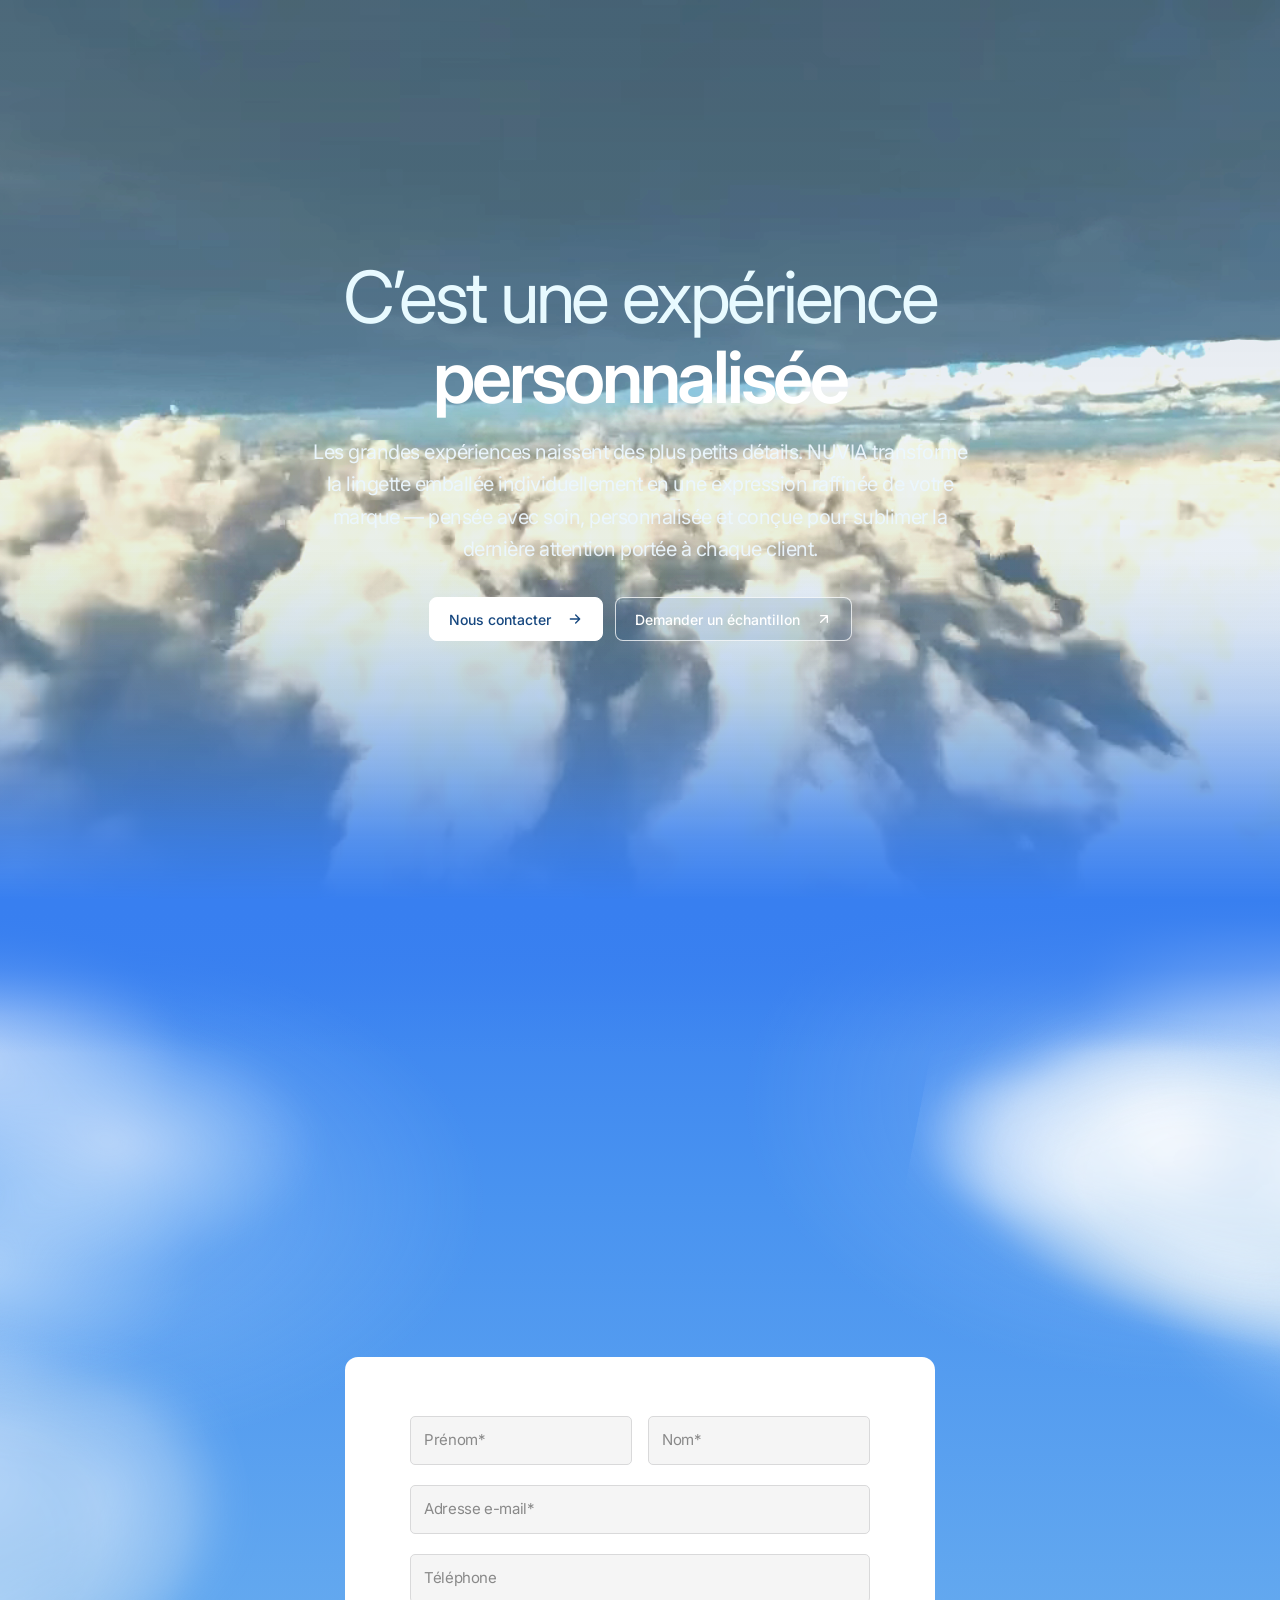
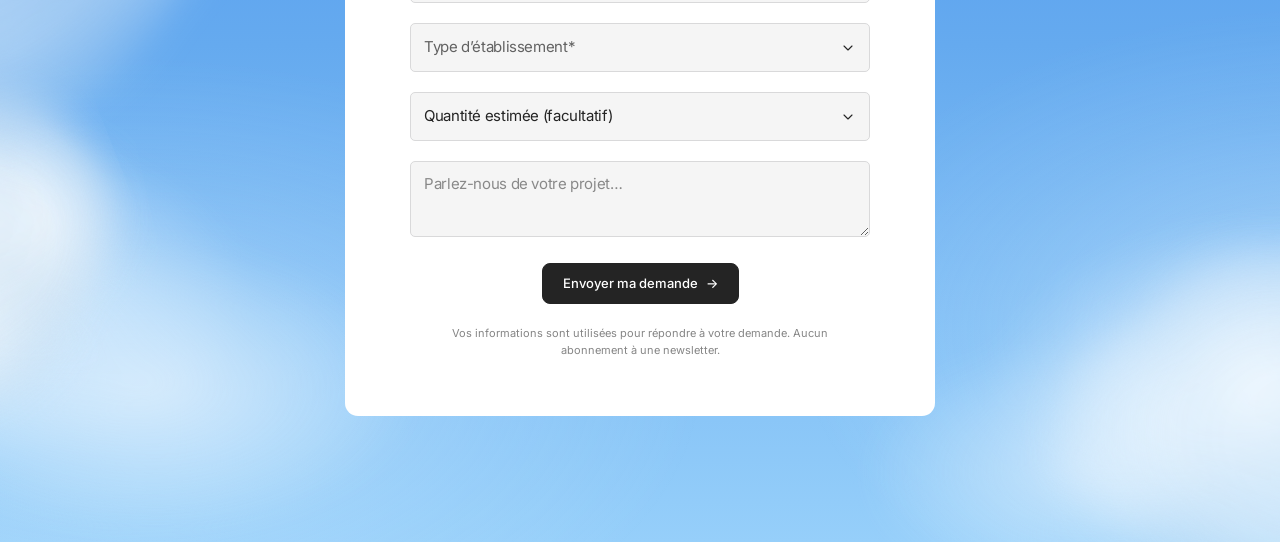
<file: index.html>
<!doctype html>
<html lang="fr">
<head>
<meta charset="utf-8">
<meta name="viewport" content="width=device-width,initial-scale=1">
<title>NUVIA — Bientôt en ligne</title>
<meta name="robots" content="index,follow">
<meta name="description" content="NUVIA — aperçu vidéo et formulaire de contact.">
<link rel="preconnect" href="https://fonts.googleapis.com">
<link rel="preconnect" href="https://fonts.gstatic.com" crossorigin>
<link rel="stylesheet" href="https://fonts.googleapis.com/css2?family=Anton&family=Caveat:wght@400;500&family=Instrument+Serif:ital@0;1&family=Inter:wght@400;500;900&display=swap">
<style>
/* ============================================================
   Systeme Air, applique depuis leur DESIGN.md.
   Control -> Inter · Control Compressed -> Anton · Cursive -> Caveat
   Aucune ombre, aucune elevation. Signal Blue reserve aux liens.
   Mesures relevees au DOM sur air.inc et vanmoof.com/fr-FR, 23 aout 2026.
   ============================================================ */
:root{
  --whiteout:#ffffff; --haze:#f5f5f5; --ink:#1b1b1b;
  --black-void:#000000; --twilight-blue:#426188; --signal-blue:#2b7fff;

  --font-control:"Inter",ui-sans-serif,system-ui,-apple-system,"Segoe UI",sans-serif;
  --font-compressed:"Anton","Inter",sans-serif;
  --font-cursive:"Caveat","Inter",cursive;
  --font-mark:"Instrument Serif",Georgia,"Times New Roman",serif;

  --text-caption:13px; --text-body:16px; --text-subheading:20px;
  --text-heading:32px; --text-heading-lg:56px;

  --s4:4px; --s8:8px; --s12:12px; --s16:16px; --s20:20px; --s24:24px;
  --s32:32px; --s48:48px; --s64:64px; --s80:80px; --s120:120px;

  --page:1150px; --nav-h:72px;
  --r-inputs:4px; --r-buttons:8px; --r-images:11px; --r-cards:12px; --r-pills:9999px;

  --ease-vm:cubic-bezier(.4,0,.2,1);
  --ease-io:cubic-bezier(.42,0,.58,1);

  /* barre : 600px a 1920 (leur reference), puis 31,25vw, plafond 760 */
  --tb-w:600px; --k:1;

  /* la lingette premium : un blanc de fibre, et un or a trois valeurs —
     un fil brode n'est jamais d'une seule couleur, il accroche la lumiere
     sur le dessus et reste sombre dans le creux de la torsade */
  --fibre:#FBF9F5;
  --fibre-creux:#EFEAE1;
  --encre:#2A2621;
  --or-clair:#EAD3A0;
  --or:#BE9A4A;
  --or-creux:#8A6A26;
}

/* rien ne se selectionne : ni glisser-selectionner, ni appui long */
*{ -webkit-user-select:none; -moz-user-select:none; user-select:none;
   -webkit-touch-callout:none; }
input,textarea,select,option{ -webkit-user-select:text; -moz-user-select:text; user-select:text; }

/* la gouttiere de defilement reste reservee : la page ne saute pas
   quand on bloque le defilement */
html{scrollbar-gutter:stable}
body[data-lock="true"]{overflow:hidden}
*,*::before,*::after{box-sizing:border-box}
html{scroll-behavior:smooth}
body{
  margin:0; background:#1f6fd0; color:var(--whiteout);
  font:500 var(--text-body)/1.5 var(--font-control);
  -webkit-font-smoothing:antialiased; overflow-x:hidden;
}
img{display:block;max-width:100%}

/* le ciel : canvas plein ecran, FIXE — il ne defile jamais */
#sky{position:fixed;inset:0;width:100%;height:100%;z-index:0;display:block}
main{position:relative;z-index:2}

/* la lingette : deux plans, un DERRIERE le texte et un DEVANT.
   Elle bascule de l'un a l'autre selon sa profondeur, comme un objet
   qui passe reellement devant vous. */
.cloth{position:fixed;inset:0;width:100%;height:100%;pointer-events:none;display:block}
#clothBack{z-index:1}
#clothFront{z-index:4}

/* ============================================================
   TOPBAR — geometrie relevee au DOM sur vanmoof.com/fr-FR :
   nav top:16px, padding 0 4px, bulle 600x56 fermee, rayon 4px,
   fond linear-gradient(135deg, .5 -> .3), backdrop blur(30px),
   bord en degrade (leur utilitaire gradient-border).
   Barre : 40px de haut, padding 16px 16px 0.
   Ouverture : height 500ms, sans delai.
   Fermeture : height 800ms APRES 500ms (le contenu sort d'abord).
   Contenu : y -50px + opacite, 500ms, delai 500ms a l'entree, 0 a la sortie.
   ============================================================ */
#topbar{
  position:fixed;top:calc(16px * var(--k));left:50%;transform:translateX(-50%);
  z-index:60;padding:0 4px;width:min(calc(var(--tb-w) + 8px),100vw);
}
.gborder{position:relative}
.gborder::before{
  content:"";position:absolute;inset:0;border-radius:inherit;pointer-events:none;z-index:3;
  padding:1px;
  background:linear-gradient(135deg,var(--or) 0%,rgba(190,154,74,.12) 50%,var(--or) 100%);
  -webkit-mask:linear-gradient(#fff 0 0) content-box,linear-gradient(#fff 0 0);
  -webkit-mask-composite:xor;
  mask:linear-gradient(#fff 0 0) content-box,linear-gradient(#fff 0 0);
  mask-composite:exclude;
}
.bubble{
  display:flex;flex-direction:column;
  width:100%;min-height:calc(56px * var(--k));height:calc(56px * var(--k));
  overflow:hidden;border-radius:4px;
  color:var(--encre);
  /* le cotele du non-tisse, puis le voile de fibre par-dessus */
  background:
    repeating-linear-gradient(90deg,
      rgba(0,0,0,.030) 0px, rgba(0,0,0,.030) .5px,
      rgba(255,255,255,0) .5px, rgba(255,255,255,0) 3px),
    linear-gradient(168deg, var(--fibre) 0%, var(--fibre-creux) 58%, var(--fibre) 100%);
  transition:height .8s var(--ease-io) .5s;
}
.bubble[data-open="true"]{ transition:height .5s var(--ease-io) 0s; }

.bar{
  display:flex;flex-direction:row;align-items:center;justify-content:center;
  height:calc(40px * var(--k));flex:0 0 calc(40px * var(--k));
  padding:calc(16px * var(--k)) calc(16px * var(--k)) 0;position:relative;
}
.burger{
  margin-right:auto;border:0;background:transparent;cursor:pointer;padding:0;
  width:25px;height:24px;color:var(--whiteout);position:relative;
  transform:scale(var(--k));transform-origin:left center;
}
.burger svg{display:block;width:25px;height:24px;overflow:visible}
.burger line{
  /* pas de degrade ici : une ligne horizontale a une boite englobante de
     hauteur nulle, et un degrade en objectBoundingBox n'y peint rien */
  stroke:var(--or);stroke-width:1.556;stroke-linecap:round;
  transform-box:fill-box;transform-origin:50% 50%;
  transition:transform .3s var(--ease-vm);
  stroke-dasharray:19;stroke-dashoffset:0;
}
.burger[aria-expanded="true"] .b1{transform:translateY(3.111px) rotate(45deg)}
.burger[aria-expanded="true"] .b2{transform:translateY(-3.111px) rotate(-45deg)}
/* la broderie : l'aiguille repasse le trait */
@keyframes brodeTrait{ from{stroke-dashoffset:19} to{stroke-dashoffset:0} }
.burger.brode .b1{animation:brodeTrait .46s cubic-bezier(.55,0,.25,1) both}
.burger.brode .b2{animation:brodeTrait .46s cubic-bezier(.55,0,.25,1) .10s both}

.mark-link{position:absolute;left:50%;transform:translateX(-50%);text-decoration:none;padding:2px 6px;display:block}
.mark-svg{display:block;width:calc(124px * var(--k));height:calc(38px * var(--k));overflow:visible}
.mark-svg text{
  font-family:var(--font-mark);font-style:italic;font-weight:400;font-size:30px;
}
/*  Deux calques superposes : le fil qui trace le contour, et la matiere de
    la broderie qui se remplit derriere lui. C'est l'ordre reel — on coud le
    contour, puis on remplit. */
.mark-fond{ fill:url(#filOr); opacity:1 }
.mark-fil{ fill:none; stroke:var(--or-clair); stroke-width:.55; stroke-linejoin:round;
           stroke-dasharray:640; stroke-dashoffset:0; opacity:.9 }
@keyframes brodeFil{  from{stroke-dashoffset:640} to{stroke-dashoffset:0} }
@keyframes brodeFond{ from{opacity:0} to{opacity:1} }
.mark-link.brode .mark-fil { animation:brodeFil  1.15s cubic-bezier(.5,0,.25,1) both }
.mark-link.brode .mark-fond{ animation:brodeFond .62s ease .42s both }

.cart{
  margin-left:auto;border:0;background:transparent;cursor:pointer;padding:0;
  color:var(--or);display:flex;align-items:center;justify-content:center;
  transform:scale(var(--k));transform-origin:right center;
  transition:color .3s var(--ease-vm);
}
.cart:hover{color:var(--or-creux)}

/* --- le panneau --- */
.panel{
  display:flex;flex-direction:column;justify-content:space-between;gap:calc(32px * var(--k));
  flex:1 1 auto;min-height:0;
  margin:calc(24px * var(--k)) 0 calc(32px * var(--k));
  padding:calc(16px * var(--k)) calc(48px * var(--k)) 0;overflow:hidden;
  opacity:0;transform:translateY(-50px);pointer-events:none;
  transition:opacity .5s var(--ease-io) 0s,transform .5s var(--ease-io) 0s;
}
.bubble[data-open="true"] .panel{
  opacity:1;transform:none;pointer-events:auto;
  transition:opacity .5s var(--ease-io) .5s,transform .5s var(--ease-io) .5s;
}
.panel-top{display:flex;flex-direction:column;flex:1 1 auto;gap:calc(48px * var(--k));min-height:0;overflow:hidden}
.bubble[data-tight="true"] .panel-top{overflow-y:auto;scrollbar-width:none}
.bubble[data-tight="true"] .panel-top::-webkit-scrollbar{display:none}

/* deux cadres VIDES — exactement le cadre Vanmoof : filet haut, filet bas,
   filet vertical entre les deux, 140px de haut, la petite fleche au survol.
   Aucun titre, aucune image : c'est ce qui a ete demande. */
.pcards{display:flex;flex-direction:row;gap:calc(8px * var(--k))}
.pcard{
  position:relative;display:block;flex:1 1 0;height:calc(140px * var(--k));text-decoration:none;
  border-top:1px solid rgba(190,154,74,.42);
  border-bottom:1px solid rgba(190,154,74,.42);
  transition:border-color .3s var(--ease-vm);
}
.pcard:hover{border-top-color:var(--or);border-bottom-color:var(--or)}
.pdiv{padding:4px 0;flex:0 0 auto}
.pdiv i{display:block;width:1px;height:100%;background:rgba(190,154,74,.42)}
.parrow{
  position:absolute;right:calc(8px * var(--k));bottom:calc(11px * var(--k));color:var(--or);
  opacity:0;transform:translate(-32px,32px);
  transition:transform .2s ease,opacity .2s ease;
}
.pcard:hover .parrow{opacity:1;transform:translate(0,0)}

/* la liste : 32px/35.2px, ecart 16px */
.menu{list-style:none;margin:0;padding:0;display:flex;flex-direction:column;gap:calc(16px * var(--k))}
.menu a{
  display:flex;align-items:center;justify-content:space-between;gap:16px;
  width:100%;text-decoration:none;color:var(--encre);
  font:400 calc(32px * var(--k))/calc(35.2px * var(--k)) var(--font-control);
  transition:all .3s var(--ease-vm);
}
.menu a:hover{transform:translateX(6px);color:var(--or-creux)}

.panel-foot{
  flex:0 0 auto;height:calc(40px * var(--k));padding-top:calc(16px * var(--k));
  border-top:1px solid rgba(190,154,74,.42);
  display:flex;flex-direction:row;justify-content:space-between;align-items:flex-start;
}
.panel-foot button{
  background:transparent;border:0;cursor:pointer;color:var(--encre);padding:0;
  font:400 calc(14px * var(--k))/calc(20px * var(--k)) var(--font-control);
  display:flex;flex-direction:row;align-items:center;gap:calc(8px * var(--k));
  transition:opacity .2s var(--ease-vm);
}
.panel-foot button:hover{opacity:.72}

/* --- la fenetre des langues, geometrie Vanmoof relevee au DOM :
   720px de large, hauteur calc(100dvh - 16px), bord HAUT et GAUCHE seulement,
   padding 64px, titre 48px/52.8px suivi de 48px, zones espacees de 48px. --- */
.lang{
  position:fixed;inset:0;z-index:90;display:none;
  background:linear-gradient(135deg,rgba(24,20,14,.58) 10%,rgba(24,20,14,.42) 100%);
  backdrop-filter:blur(30px);-webkit-backdrop-filter:blur(30px);
}
.lang[data-open="true"]{display:block;animation:fadeIn .3s var(--ease-io)}
@keyframes fadeIn{from{opacity:0}to{opacity:1}}
.lang-box{
  position:fixed;top:50%;left:50%;transform:translate(-50%,-50%);z-index:91;
  width:min(calc(720px * var(--k)),calc(100vw - 16px));
  height:calc(100dvh - 16px);max-height:calc(100vh - 16px);
  border-radius:6px;overflow:hidden;color:var(--encre);
  border-top:1px solid rgba(190,154,74,.45);
  border-left:1px solid rgba(190,154,74,.45);
  background:
    repeating-linear-gradient(90deg,
      rgba(0,0,0,.026) 0px, rgba(0,0,0,.026) .5px,
      rgba(255,255,255,0) .5px, rgba(255,255,255,0) 3px),
    linear-gradient(168deg, var(--fibre) 0%, var(--fibre-creux) 62%, var(--fibre) 100%);
}
.lang-close{
  position:absolute;top:calc(16px * var(--k));right:calc(16px * var(--k));z-index:10;
  width:calc(40px * var(--k));height:calc(40px * var(--k));
  border:0;border-radius:4px;cursor:pointer;
  display:flex;align-items:center;justify-content:center;color:var(--or-creux);
  background:linear-gradient(135deg,rgba(190,154,74,.16),rgba(190,154,74,.07));
  transition:background .2s var(--ease-vm),transform .2s var(--ease-vm);
}
.lang-close:hover{background:linear-gradient(135deg,rgba(190,154,74,.32),rgba(190,154,74,.18))}
.lang-close:active{transform:scale(.94)}
.lang-close svg{width:calc(14px * var(--k));height:calc(14px * var(--k))}
.lang-inner{padding:calc(64px * var(--k))}
.lang-inner h2{font:400 calc(48px * var(--k))/calc(52.8px * var(--k)) var(--font-control);margin:0 0 calc(48px * var(--k))}
.zones{display:flex;flex-direction:column;gap:calc(48px * var(--k))}
.zone{display:flex;flex-direction:column;gap:calc(24px * var(--k))}
.zone h3{font:400 calc(24px * var(--k))/calc(26.4px * var(--k)) var(--font-control);margin:0}
.zone hr{width:100%;height:1px;background:rgba(190,154,74,.38);border:0;margin:0}
.zcols{display:flex;flex-direction:row;gap:calc(16px * var(--k))}
.zcol{display:flex;flex-direction:column;gap:calc(16px * var(--k));width:50%}
.zrow{display:flex;flex-direction:row;align-items:center}
.zdot{
  width:0;opacity:0;height:4px;display:flex;align-items:center;overflow:visible;
  transition:width .3s var(--ease-vm),opacity .3s var(--ease-vm);
}
.zdot span{display:block;width:4px;height:4px;border-radius:50%;background:var(--or)}
.zrow:hover .zdot{width:12px;opacity:1}
.zrow button{
  display:flex;flex-direction:row;align-items:center;gap:4px;
  background:transparent;border:0;padding:0;cursor:pointer;color:var(--encre);
  font:400 calc(16px * var(--k))/calc(24px * var(--k)) var(--font-control);text-align:left;
}
.zrow button em{font-style:normal;opacity:.45}
@media(max-width:767px){ .zcols{flex-direction:column} .zcol{width:100%} .lang-inner{padding:24px} }

/* ============================================================
   SECTIONS — hauteurs relevees sur air.inc (fenetre 1920x777).
   0 hero mot    897   1.154vh
   1 hero texte  876   fixe
   2 logos       518   fixe
   3 display    1008   1.30vh
   4 onglets     686   fixe
   5 bento      1416   fixe
   6 un format   256   fixe
   7 secteurs    439   fixe
   8 sequence   3396   4.37vh
   9 essai      1162   fixe
   pied         1166   1.50vh
   Padding de section : 120px haut et bas. Page : 1150px.
   ============================================================ */
.wrap{max-width:var(--page);margin:0 auto;padding:0 var(--s24);width:100%}
section{position:relative;padding:var(--s120) 0}

/* 0 — l'entree : le mot seul dans la couche de nuages */
#entree{
  height:115svh;padding:0;
  display:flex;align-items:center;justify-content:center;text-align:center;
}
#entree .mark{
  font-family:var(--font-mark);font-style:italic;font-weight:400;
  font-size:clamp(96px,21vw,400px);line-height:.82;margin:0;
  color:var(--whiteout);will-change:transform,opacity;
}

/* 1 — hero : titre 56/56, chapo 16/24 en 500, bouton, puis le media */
#hero{padding:0;min-height:876px;display:flex;flex-direction:column;justify-content:center;gap:0}
h1{
  font:400 clamp(34px,4.4vw,var(--text-heading-lg))/1 var(--font-control);
  margin:0;letter-spacing:-.01em;max-width:24ch;text-wrap:balance;
}
.lede{
  font:500 var(--text-body)/24px var(--font-control);
  max-width:450px;margin:var(--s24) auto 0;
}
.center{display:flex;flex-direction:column;align-items:center;text-align:center}
.actions{display:flex;gap:var(--s8);margin-top:var(--s32);flex-wrap:wrap;justify-content:center}

/* Solid Light Button : Haze + Ink, rayon 8 */
.btn-air{
  position:relative;overflow:hidden;isolation:isolate;
  display:inline-flex;align-items:center;justify-content:center;
  height:38px;padding:0 16px;
  border:1px solid var(--whiteout);border-radius:var(--r-buttons);
  background:transparent;color:var(--ink);text-decoration:none;cursor:pointer;
  font:500 var(--text-body)/24px var(--font-control);
  transition:color .3s cubic-bezier(.22,1,.36,1);
}
.btn-air::before{
  content:"";position:absolute;z-index:-1;
  left:-30%;right:-30%;top:-70px;bottom:-70px;
  background:var(--whiteout);
  transform:translateY(0) skewX(-14deg);
  transition:transform 1s cubic-bezier(.22,1,.36,1);
}
.btn-air:hover{color:var(--whiteout)}
.btn-air:hover::before{transform:translateY(-102%) skewX(-14deg)}
.btn-air:focus-visible{outline:2px solid var(--whiteout);outline-offset:3px}

.btn-haze{
  background:var(--haze);border:1px solid var(--haze);color:var(--ink);
  border-radius:var(--r-buttons);padding:9px 17px;
  font:500 var(--text-body)/20px var(--font-control);text-decoration:none;
  display:inline-block;cursor:pointer;transition:background .18s ease;
}
.btn-haze:hover{background:var(--whiteout)}
.btn-ghost{
  background:transparent;border:1px solid rgba(255,255,255,.55);color:var(--whiteout);
  border-radius:var(--r-buttons);padding:9px 17px;
  font:500 var(--text-body)/20px var(--font-control);text-decoration:none;
  display:inline-block;cursor:pointer;transition:background .18s ease,border-color .18s ease;
}
.btn-ghost:hover{background:rgba(255,255,255,.12);border-color:#fff}
a:focus-visible,button:focus-visible{outline:2px solid var(--whiteout);outline-offset:3px}

/* le mot en italique serif au milieu d'un titre, comme chez eux */
.acc{font-family:var(--font-mark);font-style:italic;font-weight:400}

/* --- la barre d'onglets : la pastille glisse, un trait de progression
   se remplit dessous, et l'onglet avance tout seul --- */
.tabbar{
  position:relative;display:flex;align-items:stretch;
  width:min(592px,100%);margin:0 auto;
  border-radius:var(--r-buttons);overflow:hidden;
  background:rgba(255,255,255,.14);
  backdrop-filter:blur(10px);-webkit-backdrop-filter:blur(10px);
}
.tabbar .slider{
  position:absolute;top:0;bottom:0;left:0;width:33.3333%;
  background:var(--whiteout);border-radius:var(--r-buttons);
  transition:transform .45s var(--ease-vm);z-index:0;
}
.tabbar .slider::after{
  content:"";position:absolute;left:0;bottom:0;height:2px;width:100%;
  background:var(--ink);transform-origin:0 50%;transform:scaleX(var(--prog,0));
}
.tabbar button{
  position:relative;z-index:1;flex:1 1 0;border:0;background:transparent;cursor:pointer;
  padding:11px 8px;color:var(--whiteout);
  font:500 13px/16px var(--font-control);
  display:flex;align-items:center;justify-content:center;gap:6px;
  opacity:.72;transition:color .3s var(--ease-vm),opacity .3s var(--ease-vm);
}
.tabbar button[aria-selected="true"]{color:var(--ink);opacity:1}
.tabbar button svg{width:13px;height:13px;flex:0 0 auto}

/* les emplacements media */
.media{width:100%;margin:0 auto}
.stage{position:relative;width:100%;max-width:1100px;margin:0 auto;perspective:1500px}
.pane{opacity:0;visibility:hidden;transition:opacity .45s var(--ease-vm)}
.pane[data-on="true"]{opacity:1;visibility:visible}
.pane:not(:first-child){position:absolute;inset:0}
.ph{
  aspect-ratio:695/496;max-width:clamp(600px,36.2vw,1000px);margin:0 auto;border-radius:var(--r-images);
  transform-style:preserve-3d;will-change:transform;
  background:rgba(255,255,255,.16);
  border:1px solid rgba(255,255,255,.22);
  display:flex;align-items:center;justify-content:center;
  font:500 var(--text-caption)/1.5 var(--font-control);
  letter-spacing:.14em;text-transform:uppercase;color:rgba(255,255,255,.7);
}

/* 2 — la preuve : deux bandeaux de logos qui glissent en sens inverse */
#preuve{min-height:518px;padding:var(--s120) 0;display:flex;flex-direction:column;justify-content:center}
.subheading{font:500 var(--text-subheading)/1.4 var(--font-control);margin:0;text-align:center}
.marquees{margin-top:var(--s48);display:flex;flex-direction:column;gap:var(--s32)}
.marquee{
  overflow:hidden;width:100%;
  -webkit-mask-image:linear-gradient(90deg,transparent,#000 12%,#000 88%,transparent);
  mask-image:linear-gradient(90deg,transparent,#000 12%,#000 88%,transparent);
}
.mrow{display:flex;width:max-content;will-change:transform}
.mrow>span{
  flex:0 0 auto;padding:0 var(--s32);
  font:500 var(--text-subheading)/1 var(--font-control);
  opacity:.62;white-space:nowrap;
}
.marquee[data-dir="left"] .mrow{animation:mLeft 42s linear infinite}
.marquee[data-dir="right"] .mrow{animation:mRight 48s linear infinite}
@keyframes mLeft{ from{transform:translateX(0)} to{transform:translateX(-50%)} }
@keyframes mRight{ from{transform:translateX(-50%)} to{transform:translateX(0)} }
@media(prefers-reduced-motion:reduce){ .mrow{animation:none!important} }

/* 3 — Compressed Display Headline : bord a bord, 282px a 1920, ligne 0.85,
   revele ligne par ligne au defilement (masque en degrade) */
#manifeste{min-height:130svh;display:flex;align-items:center;overflow:visible}
.bleed{width:100%;padding:0 var(--s24)}
.display{
  font-family:var(--font-compressed);font-weight:400;
  font-size:clamp(48px,14.7vw,320px);line-height:.89;text-transform:uppercase;
  margin:0;letter-spacing:-.012em;
}
.display .ln{
  white-space:nowrap;width:max-content;max-width:none;
  /* de l'air autour des glyphes pour que le masque ne les rogne pas,
     repris en marge negative pour que l'interligne ne bouge pas */
  padding-block:.14em;margin-block:-.14em;
}
.display .ln{
  display:block;
  -webkit-mask-image:linear-gradient(to top,#fff 0%,#fff var(--p,0%),transparent calc(var(--p,0%) + 34%));
  mask-image:linear-gradient(to top,#fff 0%,#fff var(--p,0%),transparent calc(var(--p,0%) + 34%));
}

/* 4 — onglets + media */
#produit{min-height:686px;padding:var(--s120) 0}
#produit .stage{margin-top:var(--s32)}
#produit .ph{aspect-ratio:695/374}

/* Composants partagés par la grille Nuvia. Les sections supprimées n'ont plus de styles. */
.h-sec{font:400 clamp(28px,2.9vw,var(--text-heading))/1.15 var(--font-control);margin:0;text-align:center;letter-spacing:-.01em}
#usage .bcard{display:flex;flex-direction:column;transition:border-color .3s var(--ease-vm),background .3s var(--ease-vm)}

/* le pied de page : sur le ciel, pas de fond, comme chez eux */
footer{
  position:relative;z-index:2;height:150svh;
  display:flex;align-items:flex-end;padding:0 var(--s24) var(--s24);
}
.foot-in{
  max-width:1600px;margin:0 auto;width:100%;
  display:flex;flex-wrap:wrap;align-items:flex-end;justify-content:space-between;gap:var(--s16);
}
.foot-links{display:flex;flex-wrap:wrap;gap:var(--s32)}
.foot-links a{
  color:var(--whiteout);text-decoration:none;
  font:500 var(--text-body)/24px var(--font-control);
  transition:opacity .2s var(--ease-vm);
}
.foot-links a:hover{opacity:.7}
.foot-links .foot-unavailable{display:inline-block;font:500 var(--text-body)/24px var(--font-control);color:rgba(255,255,255,.72);cursor:default}
.foot-right{display:flex;flex-direction:column;align-items:flex-end;gap:var(--s16)}
.socials{display:flex;gap:var(--s24)}
.socials a{color:var(--whiteout);opacity:.9;transition:opacity .2s var(--ease-vm)}
.socials a:hover{opacity:.6}
.foot-right p{margin:0;font:500 var(--text-caption)/1.5 var(--font-control)}

@media(max-width:820px){
  .lang-inner{padding:24px}
  #hero{min-height:auto;padding:var(--s120) 0}
  #usage{min-height:auto}
}
/* NUVIA / MAKE IT — reference geometry rebuilt from Air.inc V2:
   958px viewport: x=24px, Control Compressed 172.44px / 146.57px pitch.
   1906px reference screenshot: x≈178px, line starts y≈91/346/618.
   Maximum 1600px centered wrapper; one type size for all three rows.
   Air's original font is proprietary; Anton is retained, without stretching
   it per row or reducing the third phrase separately. */
#nuvia-slogan{
  position:relative;isolation:isolate;
  height:117.02svh;min-height:690px;
  margin:clamp(240px,42svh,520px) 0 0;
  padding:0;background:transparent;overflow:visible;
}
#nuvia-slogan .ns-headline{
  position:relative;box-sizing:border-box;
  width:100%;max-width:1600px;margin:0 auto;
  padding:37.9svh 24px 0;
  color:#fff;font-family:var(--font-compressed);
  font-weight:400;
  font-size:clamp(95px,calc(12vw + 57px),285px);
  line-height:.85;letter-spacing:-.018em;
  text-transform:uppercase;text-align:left;
}
#nuvia-slogan .ns-line{
  --ns-rise:100%;--ns-reveal:100%;--ns-boundary:112%;
  display:block;position:relative;width:100%;
  height:.85em;line-height:.85;white-space:nowrap;
  transform:translate3d(0,var(--ns-rise),0);
  will-change:transform;
}
#nuvia-slogan .ns-word{
  --ns-width-scale:1;
  position:relative;display:grid;grid-template-columns:max-content;
  width:max-content;max-width:none;height:100%;
  font:inherit;line-height:inherit;letter-spacing:inherit;
  transform:scaleX(var(--ns-width-scale));transform-origin:left top;
}
#nuvia-slogan .ns-word-ghost,#nuvia-slogan .ns-word-white{
  display:block;grid-area:1/1;font:inherit;line-height:inherit;
  white-space:pre;width:max-content;
}
#nuvia-slogan .ns-word-ghost{color:rgba(255,255,255,.085)}
#nuvia-slogan .ns-word-white{
  color:#fff;pointer-events:none;
  -webkit-mask-image:linear-gradient(to bottom,
    transparent calc(var(--ns-boundary) - 9%),
    #000 calc(var(--ns-boundary) + 9%));
  mask-image:linear-gradient(to bottom,
    transparent calc(var(--ns-boundary) - 9%),
    #000 calc(var(--ns-boundary) + 9%));
}
/* Desktop final composition uses Air's much larger glyph height and
   line pitch. Let the section remain visible beneath the third row. */
@media(min-width:1400px){
  #nuvia-slogan{height:145svh;min-height:1280px}
  /* Move the entrance down by 24px without touching the scroll curves. */
  #nuvia-slogan .ns-headline{padding-top:calc(37.9svh + 24px);line-height:.92}
  /* Same ink height and identical font on all 3 lines; add only row pitch. */
  #nuvia-slogan .ns-line{height:calc(.92em + 16px);line-height:.92}
}
/* Maintain the same visual spacing when a desktop window is narrowed.
   Previously the 16px row breathing-room existed ONLY above 1400px. */
@media(min-width:701px) and (max-width:1399px){
  #nuvia-slogan .ns-headline{line-height:.92}
  #nuvia-slogan .ns-line{height:calc(.92em + 16px);line-height:.92}
}
@media(max-width:700px){
  #nuvia-slogan{height:115svh;min-height:620px;margin-top:clamp(175px,36svh,360px)}
  #nuvia-slogan .ns-headline{
    padding-top:38svh;padding-left:16px;padding-right:16px;
    font-size:clamp(76px,calc(12vw + 40px),150px);line-height:.96
  }
  #nuvia-slogan .ns-line{height:calc(.96em + 14px);line-height:.96}
}
@media(prefers-reduced-motion:reduce){
  #nuvia-slogan{height:auto;min-height:0;margin-top:clamp(120px,22svh,280px);padding-bottom:90px}
  #nuvia-slogan .ns-headline{padding-top:0}
  #nuvia-slogan .ns-line{
    --ns-rise:0%!important;--ns-reveal:0%!important;--ns-boundary:-12%!important;
    transform:none;will-change:auto
  }
  #nuvia-slogan .ns-word-white{-webkit-mask-image:none;mask-image:none}
}

/* NUVIA / CARROUSEL CURVE V3 — trajectoire continue, panneaux incurvés */
/* Le cadre vitré extérieur reste celui de V2, sans modification. */
#nuvia-curved-gallery {
  padding: 36px 22px 74px;
  min-height: 670px;
  display: flex;
  justify-content: center;
  align-items: center;
  isolation: isolate;
}
#nuvia-curved-gallery .ncg-shell {
  width:min(1480px,100%);
  min-height:600px;
  padding:62px 0 42px;
  overflow:hidden;
  border-radius:20px;
  border:1px solid rgba(255,255,255,.22);
  background:linear-gradient(180deg,rgba(12,53,130,.235),rgba(14,67,151,.125));
  display:flex;
  flex-direction:column;
  align-items:center;
  justify-content:space-between;
  position:relative;
}
#nuvia-curved-gallery .ncg-heading {
  font:600 clamp(31px,3.5vw,52px)/1.06 var(--font-control,Inter,sans-serif);
  letter-spacing:-.045em;
  text-align:center;
  margin:0;
  max-width:730px;
  padding:0 22px;
  text-wrap:balance;
  color:#fff;
}
#nuvia-curved-gallery .ncg-viewport {
  position:relative;
  width:100%;
  height:302px;
  overflow:hidden;
  cursor:grab;
  touch-action:pan-y;
  outline:0;
  user-select:none;
  -webkit-user-select:none;
}
#nuvia-curved-gallery .ncg-viewport:active { cursor:grabbing; }
#nuvia-curved-gallery .ncg-viewport:focus-visible {outline:2px solid white; outline-offset:-4px;}
#nuvia-curved-gallery .ncg-svg {display:block; width:100%;height:100%;overflow:hidden;}
#nuvia-curved-gallery .ncg-panel {
  vector-effect:non-scaling-stroke;
  fill:url(#ncg-panel-gradient);
  fill-opacity:.20;
  stroke:rgba(255,255,255,.62);
  stroke-width:1.25;
  stroke-linejoin:round;
}
#nuvia-curved-gallery .ncg-art {
  pointer-events:none;
  opacity:1;
}
#nuvia-curved-gallery .ncg-artimage {
  pointer-events:none;
}
#nuvia-curved-gallery .ncg-artshade {
  pointer-events:none;
  opacity:.12;
}
#nuvia-curved-gallery .ncg-panel-glint {
  vector-effect:non-scaling-stroke;
  fill:none;
  stroke:rgba(255,255,255,.19);
  stroke-width:.6;
  pointer-events:none;
}
#nuvia-curved-gallery .ncg-vignette {
  position:absolute;
  inset:0;
  pointer-events:none;
  background:linear-gradient(90deg,rgba(255,255,255,.40) 0%,rgba(255,255,255,.13) 4%,transparent 10.5%,transparent 89.5%,rgba(255,255,255,.13) 96%,rgba(255,255,255,.40) 100%);
}
#nuvia-curved-gallery .ncg-caption {
  margin:0;
  text-align:center;
  color:rgba(255,255,255,.77);
  font:400 13px/1.55 var(--font-control,Inter,sans-serif);
  padding:0 22px;
  max-width:430px;
}
@media(max-width:700px){
  #nuvia-curved-gallery{min-height:510px;padding:16px 12px 48px}
  #nuvia-curved-gallery .ncg-shell{min-height:485px;padding:52px 0 40px;border-radius:14px}
  #nuvia-curved-gallery .ncg-viewport{height:238px}
  #nuvia-curved-gallery .ncg-caption{font-size:12px}
}


/* NUVIA — section services revue, grille de référence quatre + trois */
#usage{min-height:auto;padding:100px 0 116px;background:linear-gradient(180deg,rgba(35,111,236,.17),rgba(48,133,247,.05));}
#usage .wrap{max-width:1148px}
#usage .bento.nuvia-feature-grid{display:grid;grid-template-columns:repeat(6,minmax(0,1fr));gap:24px;margin-top:60px}
#usage .nuvia-feature-grid>.nuvia-feature{min-width:0;overflow:hidden;padding:30px;border:1px solid rgba(255,255,255,.26);border-radius:12px;background:linear-gradient(154deg,rgba(32,111,240,.25),rgba(71,141,229,.17));box-shadow:none;gap:8px;transition:background .25s ease,border-color .25s ease;}

#usage .nuvia-feature h3{font:500 20px/1.35 var(--font-control);letter-spacing:-.03em;color:#fff}
#usage .nuvia-feature p{font:500 16px/1.5 var(--font-control);color:rgba(235,246,255,.8);opacity:1;max-width:410px}
#usage .nuvia-feature-grid>.b2{grid-column:span 3;min-height:426px}
#usage .nuvia-feature-grid>.b3{grid-column:span 2;min-height:196px}
#usage .nuvia-art{position:relative;isolation:isolate;overflow:hidden;min-height:218px;margin-top:auto;border-radius:10px}
#usage .nuvia-art-kicker{position:absolute;bottom:13px;left:16px;font:700 11px/1.4 var(--font-control);letter-spacing:.12em;color:rgba(255,255,255,.8);z-index:5}
#usage .nuvia-art-tag{position:absolute;left:16px;bottom:14px;z-index:5;font-size:12px;font-weight:600;color:rgba(255,255,255,.88)}
#usage .nuvia-art--fibre{background:radial-gradient(ellipse at 48% 66%,#dcebf3 0,#b9dced 48%,rgba(105,184,226,.4) 100%)}
#usage .nuvia-fibre-shape{position:absolute;width:290px;height:175px;left:50%;top:10%;transform:translateX(-50%) rotate(-15deg);border-radius:40% 50% 45% 60%;background:repeating-linear-gradient(112deg,rgba(255,255,255,.85) 0 2px,rgba(207,226,237,.92) 3px 5px);filter:drop-shadow(8px 18px 13px rgba(47,98,133,.16))}
#usage .nuvia-fibre-shape.small{width:220px;height:100px;top:48%;left:65%;transform:translateX(-50%) rotate(20deg);opacity:.87}
#usage .nuvia-art--formats{background:linear-gradient(125deg,#a8d8f8,#65a9e9);display:flex;align-items:flex-end;justify-content:center;gap:14px;padding:28px 24px 37px}
#usage .nuvia-pack{display:grid;place-items:center;border:1px solid rgba(66,112,147,.18);background:linear-gradient(140deg,#fff,#e8f0f5);box-shadow:5px 12px 13px rgba(43,107,163,.15);transform:rotate(-7deg);border-radius:4px;color:#5499cf;font-weight:900;letter-spacing:.12em;font-size:13px;flex:none}
#usage .nuvia-pack.pack-sm{width:75px;height:96px;transform:rotate(-12deg) translateY(-4px)}
#usage .nuvia-pack.pack-md{width:100px;height:132px;transform:rotate(-1deg);z-index:2}
#usage .nuvia-pack.pack-lg{width:120px;height:154px;transform:rotate(9deg) translateY(6px)}
#usage .nuvia-art--impression{display:grid;place-items:center;background:radial-gradient(circle at 70% 45%,#c6e9fa,#78b9ed)}
#usage .nuvia-print-paper{width:66%;height:168px;background:#f7f6f1;box-shadow:12px 16px 0 rgba(255,255,255,.18),0 18px 30px rgba(31,99,149,.18);transform:rotate(-6deg);border-radius:7px;display:flex;flex-direction:column;justify-content:center;align-items:center;color:#1e7dd8;font:900 38px/1 var(--font-control);letter-spacing:.08em}
#usage .nuvia-print-paper small{font-size:9px;letter-spacing:.25em;margin-top:16px}
#usage .nuvia-print-palette{display:flex;position:absolute;right:14px;bottom:15px;gap:6px}
#usage .nuvia-print-palette i{height:17px;width:17px;border-radius:50%;background:#2b7fff;border:2px solid #fff}
#usage .nuvia-print-palette i:nth-child(2){background:#bedff4}#usage .nuvia-print-palette i:nth-child(3){background:#eecb95}#usage .nuvia-print-palette i:nth-child(4){background:#343a51}
#usage .nuvia-art--service{background:linear-gradient(135deg,#9cd3f3,#e2f2f9)}
#usage .nuvia-service-table{position:absolute;inset:8px;display:grid;place-items:center;transform:rotate(-7deg)}
#usage .nuvia-service-plate{height:190px;width:190px;border-radius:50%;background:radial-gradient(circle,#f9fafb 0 58%,#d7e2ec 59% 61%,#fff 62% 76%,#d0e1ee 77%);box-shadow:4px 9px 26px rgba(42,105,156,.19)}
#usage .nuvia-service-pack{position:absolute;top:50%;left:50%;transform:translate(-50%,-50%) rotate(11deg);padding:17px 30px;background:#fcfcfa;border:1px solid #dae5ec;border-radius:4px;box-shadow:5px 7px 9px rgba(30,88,145,.16);font-weight:900;letter-spacing:.14em;color:#257ce1}
@media(max-width:850px){#usage{padding:76px 0}#usage .bento.nuvia-feature-grid{gap:16px;margin-top:40px}#usage .nuvia-feature-grid>.b2{grid-column:span 6;min-height:390px}#usage .nuvia-feature-grid>.b3{grid-column:span 6;min-height:145px}#usage .nuvia-feature-grid>.nuvia-feature{padding:22px}}
@media(min-width:600px) and (max-width:850px){#usage .nuvia-feature-grid>.b2{grid-column:span 3}#usage .nuvia-feature-grid>.b3{grid-column:span 2}}


/* NUVIA | Cartes services — fidélité grille/bleu/maquettes, octobre 2026 */
#usage{position:relative;isolation:isolate;overflow:hidden;min-height:0;padding:104px 0 116px;background:linear-gradient(180deg,rgba(48,119,243,.22) 0%,rgba(48,119,243,.96) 14%,rgba(73,148,248,.96) 49%,rgba(117,183,241,.91) 88%,rgba(117,183,241,.18) 100%)}
#usage::before{content:"";position:absolute;inset:0;z-index:0;pointer-events:none;opacity:.54;filter:blur(13px);background:radial-gradient(ellipse 265px 125px at -5% 5%,rgba(238,250,255,.77),transparent 76%),radial-gradient(ellipse 238px 142px at 103% 20%,rgba(246,251,255,.66),transparent 77%),radial-gradient(ellipse 280px 155px at -8% 69%,rgba(250,252,255,.70),transparent 77%),radial-gradient(ellipse 310px 135px at 105% 95%,rgba(235,250,255,.66),transparent 77%)}
#usage>.wrap{position:relative;z-index:1}
#usage>.wrap{width:calc(100% - 48px);max-width:1100px}
#usage .bento.nuvia-feature-grid{display:grid;grid-template-columns:repeat(12,minmax(0,1fr));gap:24px;margin-top:64px}
#usage .nuvia-feature-grid>.bcard{min-width:0;overflow:hidden;gap:5px;padding:30px;border:1px solid rgba(255,255,255,.30);border-radius:12px;background:linear-gradient(150deg,rgba(42,104,207,.21),rgba(133,190,237,.15));box-shadow:none;backdrop-filter:blur(1.5px);-webkit-backdrop-filter:blur(1.5px)}

#usage .nuvia-feature-grid>.bcard h3{font:500 20px/1.35 var(--font-control);letter-spacing:-.035em;color:#fff}
#usage .nuvia-feature-grid>.bcard p{font:500 16px/1.47 var(--font-control);color:rgba(234,245,255,.80);opacity:1;max-width:440px}
#usage .nuvia-feature-grid>.b2{height:416px;min-height:416px;grid-column:span 6}
#usage .nuvia-feature-grid>.b2:nth-child(1),#usage .nuvia-feature-grid>.b2:nth-child(4){grid-column:span 7}
#usage .nuvia-feature-grid>.b2:nth-child(2),#usage .nuvia-feature-grid>.b2:nth-child(3){grid-column:span 5}
#usage .nuvia-feature-grid>.b3{height:190px;min-height:190px;grid-column:span 4}
#usage .nv-shot{position:relative;isolation:isolate;overflow:hidden;flex:0 0 238px;height:238px;min-height:0;margin:auto -30px -30px;color:#fff;font-family:var(--font-control)}
#usage .nv-dotfield{position:absolute;inset:0 36px;background:radial-gradient(circle,rgba(231,245,255,.45) 1.2px,transparent 1.8px) 0 0/20px 20px}
#usage .nv-toolbar{position:absolute;left:12%;right:7%;top:10px;height:40px;display:flex;align-items:center;justify-content:space-around;gap:3px;border:1px solid rgba(235,248,255,.45);border-radius:11px;background:rgba(72,146,240,.65);backdrop-filter:blur(9px);white-space:nowrap;font-size:11px;font-weight:650;z-index:3}
#usage .nv-toolbar span{padding:6px 8px}#usage .nv-toolactive{background:rgba(255,255,255,.18);border-radius:7px}
#usage .nv-editor-board{position:absolute;left:39%;right:6%;top:72px;height:203px;padding:15px;background:#eae6da;border-radius:6px 6px 0 0;transform:rotate(-2deg);box-shadow:0 10px 22px rgba(31,78,117,.17)}
#usage .nv-editor-packet{position:relative;width:100%;height:100%;display:flex;align-items:center;justify-content:center;flex-direction:column;background:linear-gradient(125deg,#fffdf7,#e4e9df);border:1px dashed #abb9a9;color:#3e6258;box-shadow:3px 3px 0 rgba(255,255,255,.6)}
#usage .nv-editor-packet strong{font:900 34px/1 var(--font-control);letter-spacing:.06em}
#usage .nv-editor-packet small{font-size:8px;letter-spacing:.13em;font-weight:700;margin-top:7px}
#usage .nv-packet-plant{position:absolute;width:115px;right:-15px;bottom:-25px;transform:rotate(26deg);opacity:.83}
#usage .nv-leaf{display:block;width:100%;height:100%}
#usage .nv-toolpanel{position:absolute;left:11%;top:62px;width:208px;padding:9px;border-radius:10px;background:rgba(101,163,240,.80);border:1px solid rgba(237,249,255,.46);box-shadow:2px 7px 15px rgba(38,104,165,.12);backdrop-filter:blur(11px);z-index:5}
#usage .nv-toolpanel>b{display:block;font-size:11px;margin:4px 8px 9px}
#usage .nv-toolpanel>span{display:flex;align-items:center;justify-content:space-between;gap:12px;padding:7px 8px;font-size:11px}
#usage .nv-toolpanel i{flex:0 0 16px;height:16px;display:grid;place-items:center;font-style:normal;color:#fff;border-radius:4px;background:#2379ef;font-size:11px}
#usage .nv-bcols{position:absolute;left:8%;right:8%;bottom:13px;display:grid;grid-template-columns:repeat(7,minmax(0,1fr));gap:12px;align-items:end}
#usage .nv-bcol{display:flex;flex-direction:column;align-items:center;gap:9px;min-width:0}
#usage .nv-bbar{width:100%;max-width:42px;border-radius:10px 10px 8px 8px;border:1px solid rgba(225,241,255,.62);background:linear-gradient(165deg,rgba(202,238,255,.09),rgba(188,227,255,.18));text-align:center;padding:9px 0}
#usage .nv-bbar small{font:500 9px/1 var(--font-control);opacity:.83}
#usage .nv-bthumb{display:grid;place-items:center;width:100%;max-width:44px;height:31px;border-radius:4px;background:linear-gradient(135deg,#e6e3d5,#9abcbc);color:#4b8470;font:900 21px/1 Georgia,serif}
#usage .nv-bcol:nth-child(2n) .nv-bthumb{background:linear-gradient(135deg,#dcecb3,#8cadd5)}
#usage .nv-bcol:nth-child(3n) .nv-bthumb{background:linear-gradient(135deg,#f0dcaa,#b8b1c9)}
#usage .nv-bthumb{position:relative;isolation:isolate;overflow:hidden;border:1px solid rgba(244,249,255,.6);box-shadow:0 2px 5px rgba(20,65,111,.12)}
#usage .nv-bthumb::before{content:"";position:absolute;width:61%;height:95%;top:5%;left:18%;transform:rotate(-13deg);background:linear-gradient(135deg,#fffef6,#e3e9de);border:1px solid rgba(103,131,128,.38);border-radius:3px;box-shadow:2px 2px 3px rgba(27,50,51,.17)}
#usage .nv-bthumb::after{content:"";position:absolute;left:38%;top:19%;width:24%;height:43%;border:2px solid #4c8364;border-radius:50% 50% 4px 50%;transform:rotate(30deg);background:linear-gradient(120deg,rgba(160,211,115,.7),rgba(255,255,255,.1))}
#usage .nv-bthumb b{position:relative;z-index:2;font:800 6px/1 var(--font-control);letter-spacing:-.07em;color:#3c7159;text-shadow:0 1px #fff}
#usage .nv-bcol:nth-child(2) .nv-bthumb::after,#usage .nv-bcol:nth-child(5) .nv-bthumb::after{border-color:#396fad;background:rgba(116,171,211,.67)}
#usage .nv-bcol:nth-child(3) .nv-bthumb::after,#usage .nv-bcol:nth-child(6) .nv-bthumb::after{border-color:#a27945;background:rgba(225,179,112,.63)}
#usage .nv-bcol:nth-child(4) .nv-bthumb::before{transform:rotate(12deg)}
#usage .nv-bcol:nth-child(7) .nv-bthumb::before{transform:rotate(5deg)}

#usage .nv-barline{position:absolute;left:8%;right:8%;bottom:54px;border-bottom:1px solid rgba(255,255,255,.18)}
#usage .nv-shot-library{padding:8px 25px}
#usage .nv-libsearch{display:flex;gap:15px;align-items:center;height:35px}
#usage .nv-libicon{width:30px;height:30px;display:grid;place-items:center;background:#cfe484;color:#4b714c;font-size:17px;border-radius:5px}
#usage .nv-libinput{padding:6px 14px;border-radius:19px;border:1px solid rgba(242,249,255,.50);font-size:10px;color:rgba(250,251,255,.8)}
#usage .nv-libmain{position:relative;margin:7px 0 8px;height:109px;background:linear-gradient(100deg,#eaf0e1,#f2f0e4);border-radius:7px;overflow:hidden}
#usage .nv-libbrand{position:absolute;left:14px;top:25px;color:#476951;display:flex;flex-direction:column}
#usage .nv-libbrand strong{font:900 25px/1 var(--font-control);letter-spacing:-.04em}
#usage .nv-libbrand small{font:600 10px/1.3 var(--font-control);margin-top:7px}
#usage .nv-libplant{position:absolute;right:6px;top:-14px;height:143px;width:140px;transform:rotate(22deg)}
#usage .nv-libtiles{height:79px;display:grid;grid-template-columns:repeat(3,1fr);gap:8px}
#usage .nv-libtiles>div{overflow:hidden;border-radius:6px;background:#add4e0;display:grid;place-items:center}
#usage .nv-libtiles>div:nth-child(2){background:#c4e080}
#usage .nv-libtiles>div:nth-child(3){background:#cee4bd}
#usage .nv-libtiles .nv-leaf{width:115%;height:140%;transform:rotate(-22deg)}
#usage .nv-libtiles>div:nth-child(2) .nv-leaf{transform:rotate(32deg)}
#usage .nv-shot-lifestyle{background:linear-gradient(120deg,#abd7bb,#d8dcb4)}
#usage .nv-checks{position:absolute;inset:-60px;background-color:#f4eddb;background-image:linear-gradient(45deg,rgba(78,122,99,.28) 25%,transparent 25%),linear-gradient(-45deg,rgba(78,122,99,.28) 25%,transparent 25%),linear-gradient(45deg,transparent 75%,rgba(78,122,99,.28) 75%),linear-gradient(-45deg,transparent 75%,rgba(78,122,99,.28) 75%);background-size:62px 62px;background-position:0 0,0 31px,31px -31px,-31px 0;transform:rotate(-9deg)}
#usage .nv-plate{position:absolute;left:-56px;top:22px;width:238px;height:238px;border-radius:50%;background:radial-gradient(circle,#f8f9ee 0 52%,#d7ded2 53% 56%,#fbfdf2 57% 72%,#c8d0c1 73%);box-shadow:6px 12px 23px rgba(53,83,57,.24)}
#usage .nv-greens{position:absolute;right:-37px;top:-25px;width:177px;height:153px;transform:rotate(42deg);filter:drop-shadow(4px 6px 5px rgba(50,70,34,.25))}
#usage .nv-sachet{position:absolute;display:flex;align-items:center;justify-content:center;flex-direction:column;width:194px;height:97px;background:linear-gradient(135deg,#fffcf3,#e6e6d5);border:1px solid rgba(148,150,128,.5);border-radius:5px;box-shadow:6px 10px 18px rgba(39,70,47,.22);color:#3b7057}
#usage .nv-sachet b{font:900 31px/1 var(--font-control);letter-spacing:.09em}
#usage .nv-sachet small{font:600 7px/1 var(--font-control);letter-spacing:.14em;margin-top:9px}
#usage .nv-sachet-one{left:25%;bottom:4px;transform:rotate(-14deg)}
#usage .nv-sachet-two{right:11%;top:35px;transform:rotate(13deg);color:#5384a8}
#usage .nv-sachet-three{right:-6%;bottom:-53px;transform:rotate(-9deg);color:#916f55}
/* Responsive vérifié en 3 paliers : asymétrie maintenue sur les grands écrans. */
@media(min-width:981px){#usage .nuvia-feature-grid>.b2:nth-child(1),#usage .nuvia-feature-grid>.b2:nth-child(4){grid-column:span 7}#usage .nuvia-feature-grid>.b2:nth-child(2),#usage .nuvia-feature-grid>.b2:nth-child(3){grid-column:span 5}}
@media(min-width:821px) and (max-width:980px){#usage .nuvia-feature-grid>.b2:nth-child(-n+4){grid-column:span 6;min-height:440px;height:440px}#usage .nuvia-feature-grid>.b3{min-height:210px;height:auto}#usage .nv-toolbar{left:4%;right:4%;font-size:10px}#usage .nv-toolpanel{left:4%}}
@media(max-width:820px){#usage{padding:72px 0 78px}#usage>.wrap{width:calc(100% - 28px)}#usage .bento.nuvia-feature-grid{gap:14px;margin-top:36px}#usage .nuvia-feature-grid>.b2:nth-child(-n+4){grid-column:span 12;min-height:420px;height:auto}#usage .nuvia-feature-grid>.b3{grid-column:span 12;min-height:148px;height:auto}#usage .nuvia-feature-grid>.bcard{padding:22px}#usage .nv-shot{height:232px;flex-basis:232px;margin:16px -22px -22px}#usage .nv-toolbar{left:6%;right:6%}}
@media(max-width:470px){#usage .nv-toolbar{font-size:9px}#usage .nv-toolbar span{padding:5px 3px}#usage .nv-toolpanel{left:6%;width:181px}#usage .nv-sachet{width:155px;height:82px}#usage .nv-sachet b{font-size:24px}}

@media(max-width:390px){#usage .nv-toolbar span:last-child{display:none}#usage .nv-toolpanel{left:6%;width:181px}#usage .nv-sachet{width:155px;height:82px}#usage .nv-sachet b{font-size:24px}}


/* Les cartes ne doivent pas prendre une hauteur fixe si la copie se replie. */
@media(min-width:981px){#usage .nuvia-feature-grid>.b2{height:auto;min-height:416px}#usage .nv-shot{margin-top:auto}}
@media(max-width:980px){#usage .nuvia-feature-grid>.b2{height:auto!important}#usage .nv-shot{min-height:225px}}
@media(prefers-reduced-transparency:reduce){#usage .nuvia-feature-grid>.bcard{backdrop-filter:none;-webkit-backdrop-filter:none}}

/* Finitions des sachets NUVIA : fibre, scellage et reflets subtils */
#usage .nv-editor-packet{
 background:repeating-linear-gradient(176deg,rgba(116,129,119,.045) 0 1px,transparent 1px 5px),linear-gradient(110deg,#faf9f4 0%,#f2f2e9 55%,#e4eade 100%);
 border:1px solid rgba(134,153,143,.52);
 box-shadow:inset 0 0 0 5px rgba(251,251,245,.8),inset 0 0 0 6px rgba(140,160,148,.3),2px 6px 12px rgba(34,72,71,.15)
}
#usage .nv-editor-packet::after{
 content:"";position:absolute;inset:9px;pointer-events:none;
 border:1px dashed rgba(121,147,131,.45);border-radius:2px
}
#usage .nv-editor-packet strong,#usage .nv-editor-packet small{position:relative;z-index:2}
#usage .nv-sachet{
 background:repeating-linear-gradient(179deg,rgba(97,107,98,.045) 0 1px,transparent 1px 5px),linear-gradient(115deg,#fffdf6,#eae9db 65%,#dddaca);
 border:1px solid rgba(132,145,125,.6);
 box-shadow:inset 0 0 0 5px rgba(255,255,249,.56),inset 0 0 0 6px rgba(113,130,117,.18),6px 10px 18px rgba(39,70,47,.23)
}
#usage .nv-sachet::before{
 content:"";position:absolute;inset:8px;border:1px dashed rgba(125,143,119,.52);
 border-radius:2px;pointer-events:none
}
#usage .nv-sachet::after{
 content:"";position:absolute;inset:0;pointer-events:none;
 background:linear-gradient(103deg,transparent 12%,rgba(255,255,255,.37) 31%,transparent 42%,rgba(96,102,90,.045) 77%,transparent 90%)
}
#usage .nv-sachet b,#usage .nv-sachet small{position:relative;z-index:1;text-shadow:0 1px 0 rgba(255,255,255,.55)}
#usage .nv-plate{box-shadow:inset -7px -6px 14px rgba(117,139,122,.13),6px 12px 23px rgba(53,83,57,.24)}
#usage .nv-bbar{background:linear-gradient(145deg,rgba(236,247,255,.15),rgba(151,213,255,.075) 58%,rgba(246,249,255,.22));box-shadow:inset 1px 1px 0 rgba(255,255,255,.11)}
#usage .nv-libmain{box-shadow:0 5px 16px rgba(47,87,73,.09)}
@media(prefers-reduced-motion:reduce){#usage .nuvia-feature-grid>.bcard{transition:none}}


/* NUVIA — contour natif de la carte, sans SVG superposé.
   La surface intérieure est opaque pour que le dégradé conique de la
   bordure ne transparaisse JAMAIS dans le corps de la carte. */
@property --nv-edge-angle {
  syntax: "<angle>";
  inherits: false;
  initial-value: 0deg;
}
#usage .nuvia-feature-grid>.bcard {
  --nv-edge-angle: 0deg;
  position: relative;
  isolation: isolate;
  border: 1px solid transparent;
  border-radius: 13px;
  background:
    radial-gradient(125% 120% at 3% 0%,
      rgba(176,219,255,.18) 0%,
      rgba(132,199,255,.06) 39%,
      transparent 72%) padding-box,
    linear-gradient(150deg,
      rgb(53,121,225) 0%,
      rgb(68,139,231) 49%,
      rgb(89,158,233) 100%) padding-box,
    conic-gradient(from var(--nv-edge-angle),
      rgba(241,250,255,.42) 0deg,
      rgba(241,250,255,.42) 112deg,
      rgba(255,255,255,.66) 124deg,
      rgba(255,255,255,.90) 129deg,
      rgba(241,250,255,.42) 143deg,
      rgba(241,250,255,.42) 294deg,
      rgba(255,255,255,.68) 309deg,
      rgba(255,255,255,1) 322deg,
      rgba(255,255,255,.95) 331deg,
      rgba(241,250,255,.42) 350deg,
      rgba(241,250,255,.42) 360deg) border-box;
  box-shadow:
    inset 0 1px 0 rgba(255,255,255,.065),
    inset 0 -1px 0 rgba(12,64,153,.06),
    0 13px 30px rgba(12,55,122,.085);
  backdrop-filter: blur(5px);
  -webkit-backdrop-filter: blur(5px);
  animation: nv-edge-circuit 8s linear infinite;
  transition: box-shadow .3s ease;
}
#usage .nuvia-feature-grid>.bcard:nth-child(2n) { animation-delay: -2.25s; }
#usage .nuvia-feature-grid>.bcard:nth-child(3n) { animation-delay: -4.5s; }
#usage .nuvia-feature-grid>.bcard:hover {
  box-shadow:
    inset 0 1px 0 rgba(255,255,255,.105),
    inset 0 -1px 0 rgba(12,64,153,.05),
    0 17px 34px rgba(12,55,122,.13);
}
@keyframes nv-edge-circuit {
  to { --nv-edge-angle: 360deg; }
}
/* Aucune couche SVG, aucun pseudo-élément flottant sur la carte. */
@media (prefers-reduced-motion: reduce) {
  #usage .nuvia-feature-grid>.bcard {
    animation: none;
    transition: none;
  }
}

/* NUVIA / Cumulus proceduraux — unique couche en ouverture,
   aucune vidéo, aucune ressource distante, boucle continue en Canvas. */
#entree{
  position:relative;isolation:isolate;overflow:hidden;
  height:100svh;min-height:0;padding:0;
  background:linear-gradient(180deg,#2875e6 0%,#3787f0 43%,#7cbaf3 78%,rgba(169,218,249,0) 100%);
}
#entree .nv-cumulus-scene{
  position:absolute;inset:0;z-index:0;overflow:hidden;
  pointer-events:none;
  -webkit-mask-image:linear-gradient(to bottom,#000 0%,#000 77%,rgba(0,0,0,.88) 87%,transparent 100%);
  mask-image:linear-gradient(to bottom,#000 0%,#000 77%,rgba(0,0,0,.88) 87%,transparent 100%);
}
#entree .nv-cumulus-scene::before{
  content:"";position:absolute;inset:0;z-index:0;
  background:radial-gradient(ellipse 55% 42% at 51% 27%,rgba(219,244,255,.14),transparent 90%),
             linear-gradient(to bottom,rgba(22,97,217,.07),transparent 44%,rgba(197,235,254,.12));
}
#entree #nv-cumulus-canvas{
  position:absolute;inset:0;z-index:1;display:block;
  width:100%;height:100%;max-width:none;max-height:none;
  opacity:.99;pointer-events:none;
}
#entree .mark{position:relative;z-index:2}
@media(max-width:820px){
  #entree{height:100svh;min-height:0}
  #entree .nv-cumulus-scene{
    -webkit-mask-image:linear-gradient(to bottom,#000 0%,#000 73%,transparent 100%);
    mask-image:linear-gradient(to bottom,#000 0%,#000 73%,transparent 100%);
  }
}
@media(prefers-reduced-motion:reduce){
  #entree #nv-cumulus-canvas{animation:none!important}
}
/* NUVIA STORY / Nouveau shader autonome en fin de page. */
#nv-journey{display:flow-root;position:relative;isolation:isolate;height:430.3svh;min-height:2150px;padding:0;margin:0;width:100%;background:#387ff0;overflow:clip}
#nv-journey .nvj-sticky{position:sticky;top:0;margin-top:-32.32svh;height:calc(100svh + 120px);min-height:610px;width:100%;isolation:isolate;overflow:hidden;background:linear-gradient(180deg,#246cdb,#498ff5 50%,#a7d5ff)}
/* Ciel de secours : nuages doux en mouvement si WebGL est indisponible.
   La toile WebGL opaque recouvre ces nuages lorsqu'elle fonctionne. */
#nv-journey .nvj-sticky::before{
  content:"";position:absolute;inset:-18%;z-index:0;pointer-events:none;
  background:
    radial-gradient(ellipse 28% 24% at 10% 28%,rgba(255,255,255,.63) 0%,rgba(238,248,255,.31) 51%,transparent 83%),
    radial-gradient(ellipse 32% 20% at 93% 22%,rgba(255,255,255,.55) 0%,rgba(242,249,255,.27) 51%,transparent 83%),
    radial-gradient(ellipse 31% 22% at 23% 87%,rgba(255,255,255,.48) 0%,rgba(234,249,255,.18) 52%,transparent 83%);
  filter:blur(14px);opacity:.78;
  animation:nvj-soft-cloud-drift 28s ease-in-out infinite alternate;
}
@keyframes nvj-soft-cloud-drift{
  from{transform:translate3d(-2%,0,0) scale(1.04)}
  to{transform:translate3d(2%,-3%,0) scale(1.08)}
}
@media(prefers-reduced-motion:reduce){
  #nv-journey .nvj-sticky::before{animation:none}
}
#nv-journey .nvj-canvas{display:block;position:absolute;inset:0;width:100%;height:100%;pointer-events:none;z-index:0}
#nv-journey .nvj-light{position:absolute;inset:0;pointer-events:none;z-index:1;background:radial-gradient(ellipse 75% 56% at 50% 58%,rgba(198,234,255,.16),transparent 78%),linear-gradient(180deg,rgba(17,56,141,.1),transparent 30%,transparent 88%,rgba(168,214,253,.1))}
/* AIR.INC V2: triptych, measured sticky plane + individual word trajectories. */
#nv-journey .nvj-frames{
  position:absolute;inset:0;z-index:2;pointer-events:none;
}
#nv-journey .nvj-frame{
  --nvj-group-shift:100px;--nvj-title-shift:50%;
  --nvj-title-opacity:0;--nvj-caption-opacity:0;
  position:absolute;left:0;right:0;top:calc(50% - 155px);
  display:flex;align-items:center;flex-direction:column;
  width:100%;padding:0 clamp(16px,6vw,112px);
  min-width:0;text-align:center;
  opacity:1;
  transform:translate3d(0,var(--nvj-group-shift),0);
  will-change:transform;
}
#nv-journey .nvj-word{
  display:grid;grid-template-columns:max-content;position:relative;
  width:max-content;max-width:none;margin:0;
  font:400 clamp(90px,20vw,250px)/.85 var(--font-compressed);
  letter-spacing:-.017em;white-space:nowrap;text-transform:uppercase;
  opacity:var(--nvj-title-opacity);
  transform:translate3d(0,var(--nvj-title-shift),0);
  will-change:transform,opacity;
}
#nv-journey .nvj-word-ghost,
#nv-journey .nvj-word-white{
  grid-area:1/1;display:block;width:max-content;
  font:inherit;line-height:inherit;letter-spacing:inherit;white-space:nowrap;
}
#nv-journey .nvj-word-ghost{visibility:hidden}
#nv-journey .nvj-word-white{
  color:#fff;pointer-events:none;
  -webkit-mask-image:none;mask-image:none;
}
#nv-journey .nvj-caption{
  max-width:560px;margin:27px auto 0;
  font:500 clamp(16px,1.4vw,20px)/1.42 var(--font-control);
  letter-spacing:-.025em;color:#fff;text-wrap:balance;
  opacity:var(--nvj-caption-opacity);
  transform:translate3d(0,var(--nvj-caption-shift,0px),0);
  will-change:opacity,transform;
}
#nv-journey .nvj-index{
  position:absolute;left:50%;
  bottom:calc(var(--nv-announcement-space,50px) + 25px);
  transform:translateX(-50%);
  display:flex;gap:10px;align-items:center;z-index:4;pointer-events:none;
}
#nv-journey .nvj-index i{
  display:block;width:29px;height:2px;background:rgba(255,255,255,.3);
  border-radius:3px;
}
#nv-journey .nvj-index i[data-active="true"]{background:#fff}
@media(max-width:700px){
  #nv-journey{height:430.3svh;min-height:1950px}
  #nv-journey .nvj-sticky{height:calc(100svh + 80px);min-height:490px}
  #nv-journey .nvj-frame{
    top:calc(50% - 125px);padding:0 16px;
  }
  #nv-journey .nvj-word{
    font-size:clamp(78px,20vw,160px);line-height:.9
  }
  #nv-journey .nvj-caption{
    margin-top:24px;max-width:335px;font-size:16px;line-height:1.47
  }
  #nv-journey .nvj-index{
    bottom:calc(var(--nv-announcement-space,50px) + 20px)
  }
}
@media(prefers-reduced-motion:reduce){
  #nv-journey{height:auto;min-height:0;padding:70px 0}
  #nv-journey .nvj-sticky{
    margin-top:0;position:relative;height:auto;min-height:0;overflow:visible
  }
  #nv-journey .nvj-frames{
    position:relative;display:flex;flex-direction:column;gap:90px;padding:50px 0
  }
  #nv-journey .nvj-frame{
    position:relative;top:auto;
    --nvj-group-shift:0px!important;--nvj-title-shift:0%!important;
    --nvj-title-opacity:1!important;--nvj-caption-opacity:1!important;
    transform:none;will-change:auto
  }
  #nv-journey .nvj-word{transform:none;opacity:1;will-change:auto}
  #nv-journey .nvj-caption{transform:none;opacity:1;will-change:auto}
  #nv-journey .nvj-index{display:none}
}

</style>

<style id="nav-preview-style">

/* Soleil/Lune : animation locale uniquement, sans thème sombre/clair */
#nuvia-react-navigation .nv-nav{display:flex;align-items:center;gap:12px}
#nuvia-react-navigation .nv-links{flex:0 1 auto;min-width:0}
#nuvia-react-navigation .nv-sunmoon-toggle{
  position:relative;isolation:isolate;flex:0 0 40px;width:40px;height:40px;
  margin:0;padding:0;border:1px solid rgba(255,255,255,.74);
  border-radius:50%;overflow:hidden;touch-action:manipulation;
  background:rgba(255,255,255,.85);color:#e99e27;
  box-shadow:inset 0 1px 0 rgba(255,255,255,.84),0 1px 8px rgba(48,84,117,.12);
  -webkit-tap-highlight-color:transparent;
  transition:background-color .18s ease,border-color .18s ease,box-shadow .18s ease;
}
#nuvia-react-navigation .nv-sunmoon-toggle:hover{background:rgba(255,255,255,.95);border-color:#fff}
#nuvia-react-navigation .nv-sunmoon-toggle:focus-visible{outline:2px solid #287fff;outline-offset:3px}
#nuvia-react-navigation .nv-sunmoon-toggle .nv-sm-body{
  position:absolute;inset:0;display:flex;align-items:center;justify-content:center;
  pointer-events:none;will-change:transform,opacity;
}
#nuvia-react-navigation .nv-sunmoon-toggle .nv-sm-body svg{display:block;width:20px;height:20px}
#nuvia-react-navigation .nv-sunmoon-toggle .nv-sm-sun{opacity:1;transform:none;color:#ed9a28}
#nuvia-react-navigation .nv-sunmoon-toggle .nv-sm-moon{opacity:0;transform:translate(-115%,115%) rotate(-25deg) scale(.72);color:#c48d36}
#nuvia-react-navigation .nv-sunmoon-toggle[data-state="moon"] .nv-sm-sun{opacity:0;transform:translate(115%,115%) rotate(120deg) scale(.72)}
#nuvia-react-navigation .nv-sunmoon-toggle[data-state="moon"] .nv-sm-moon{opacity:1;transform:none}
@media(max-width:820px){
  #nuvia-react-navigation{overflow:visible}
  #nuvia-react-navigation .nv-nav{width:100%;gap:8px}
  #nuvia-react-navigation .nv-links{
    flex:1 1 auto;width:auto;max-width:calc(100% - 50px);
    overflow-x:auto;overscroll-behavior-x:contain;
    scrollbar-width:none;-ms-overflow-style:none
  }
  #nuvia-react-navigation .nv-links::-webkit-scrollbar{display:none}
  #nuvia-react-navigation .nv-navitem{flex:0 0 auto}
  #nuvia-react-navigation .nv-sunmoon-toggle{margin-left:auto;flex:0 0 40px}
}
@media(prefers-reduced-motion:reduce){
  #nuvia-react-navigation .nv-sunmoon-toggle{transition:none}
  #nuvia-react-navigation .nv-sm-body{will-change:auto}
}

#nuvia-react-navigation{position:fixed;z-index:90;top:24px;left:50%;transform:translateX(-50%);width:min(1164px,calc(100vw - 48px));pointer-events:none;font:400 14px/1.5 Inter,ui-sans-serif,system-ui,sans-serif;color:#09090b;}
#nuvia-react-navigation *{box-sizing:border-box;}
#nuvia-react-navigation .nv-nav{pointer-events:auto;width:100%;}
#nuvia-react-navigation ul{margin:0;padding:0;list-style:none;}
#nuvia-react-navigation .nv-links{display:flex;align-items:center;gap:0;}
#nuvia-react-navigation button{font:inherit;white-space:nowrap;border:0;background:none;cursor:pointer;color:#71717a;padding:6px 16px;display:flex;align-items:center;justify-content:center;gap:4px;position:relative;transition:color .3s ease;border-radius:999px;}
#nuvia-react-navigation .nv-chevron{width:16px;height:16px;display:block;transition:transform .3s ease}
#nuvia-react-navigation .nv-chevron svg{display:block;width:100%;height:100%}
#nuvia-react-navigation .nv-navitem{position:relative}
#nuvia-react-navigation .nv-navitem:hover button,#nuvia-react-navigation .nv-navitem[data-open=true]>button{background:rgba(24,24,27,.10);color:#09090b}
#nuvia-react-navigation .nv-navitem[data-open=true] .nv-chevron{transform:rotate(180deg)}
#nuvia-react-navigation .nv-menu{position:absolute;top:100%;left:0;padding-top:8px;opacity:0;visibility:hidden;transform:translateY(8px);transition:opacity .22s ease,transform .26s cubic-bezier(.2,.7,.2,1),visibility .22s;}
#nuvia-react-navigation .nv-navitem[data-open=true] .nv-menu{opacity:1;visibility:visible;transform:translateY(0)}
#nuvia-react-navigation .nv-columns{display:flex;gap:36px;width:max-content;padding:16px;background:#fff;border:1px solid #e4e4e7;border-radius:16px;}
#nuvia-react-navigation .nv-col{flex:1 0 auto;min-width:260px;}
#nuvia-react-navigation .nv-col h3{color:#71717a;font-size:14px;line-height:20px;font-weight:500;margin:0 0 16px;text-transform:capitalize;}
#nuvia-react-navigation .nv-col ul{display:flex;flex-direction:column;gap:24px;}
#nuvia-react-navigation .nv-item{display:flex;align-items:flex-start;gap:12px;text-decoration:none;color:#09090b;white-space:nowrap;}
#nuvia-react-navigation .nv-icon{width:36px;height:36px;flex:0 0 36px;display:flex;align-items:center;justify-content:center;border:1px solid #e4e4e7;border-radius:6px;color:#09090b;transition:background .3s,color .3s;}
#nuvia-react-navigation .nv-item:hover .nv-icon{background:#f4f4f5}
#nuvia-react-navigation .nv-item strong{display:block;font-size:14px;line-height:20px;font-weight:500;}
#nuvia-react-navigation .nv-item small{display:block;font-size:12px;line-height:20px;color:#71717a;font-weight:400;}
@media(max-width:820px){#nuvia-react-navigation{top:10px;width:calc(100vw - 16px);left:8px;transform:none;overflow-x:auto;}#nuvia-react-navigation .nv-links{width:max-content}#nuvia-react-navigation .nv-menu{position:fixed;top:46px;left:8px;max-width:calc(100vw - 16px);overflow-x:auto}#nuvia-react-navigation .nv-columns{gap:16px}#nuvia-react-navigation .nv-col{min-width:210px}}
/* NUVIA — voile vitré fixe derrière la navigation.
   Flou bord à bord, sommet assombri et disparition progressive vers le ciel.
   Couche indépendante : aucun impact sur les menus et les clics. */
#nv-nav-frost{
  position:fixed;top:0;left:0;right:0;height:100px;z-index:89;
  pointer-events:none;
  background:transparent;
  -webkit-backdrop-filter:blur(16px) saturate(1.12);
  backdrop-filter:blur(16px) saturate(1.12);
  -webkit-mask-image:linear-gradient(to bottom,#000 0%,#000 47%,rgba(0,0,0,.74) 69%,transparent 100%);
  mask-image:linear-gradient(to bottom,#000 0%,#000 47%,rgba(0,0,0,.74) 69%,transparent 100%);
}
@media(max-width:820px){
  #nv-nav-frost{height:135px;}
}

/* NUVIA — navigation anglaise épurée, inspirée des alignements Air.
   Les panneaux déroulants et leurs interactions d'origine sont conservés. */
#nuvia-react-navigation{
  top:22px;
  width:min(1550px,calc(100vw - 10vw));
  font:500 14px/1.35 Inter,ui-sans-serif,system-ui,sans-serif;
  color:#fff;
}
#nuvia-react-navigation .nv-nav{
  display:flex;align-items:center;justify-content:space-between;gap:24px;
}
#nuvia-react-navigation .nv-links{
  display:flex;align-items:center;gap:26px;flex:0 1 auto;min-width:0;
}
#nuvia-react-navigation .nv-navitem{flex:0 0 auto}
#nuvia-react-navigation .nv-navitem>button{
  min-height:40px;padding:4px 0;background:transparent;border-radius:0;
  color:rgba(255,255,255,.96);font-weight:600;
  transition:opacity .2s ease,color .2s ease;
}
#nuvia-react-navigation .nv-navitem:hover>button,
#nuvia-react-navigation .nv-navitem[data-open=true]>button{
  background:transparent;color:#fff;opacity:.85;
}
#nuvia-react-navigation .nv-chevron{width:13px;height:13px;margin-left:3px}
/* NUVIA - filet sous le seul libellé, sans décaler bouton ni chevron.
   Le trait naît au centre au survol et repart en douceur à la sortie. */
#nuvia-react-navigation .nv-navitem>button .nv-nav-label{
  display:inline-block;
  position:relative;
  white-space:nowrap;
}
#nuvia-react-navigation .nv-navitem>button .nv-nav-label::after{
  content:"";
  position:absolute;
  left:0;right:0;bottom:-10px;
  height:1px;
  background:rgba(255,255,255,.96);
  pointer-events:none;
  opacity:0;
  transform:scaleX(0);
  transform-origin:center;
  transition:transform .32s cubic-bezier(.22,1,.36,1),opacity .2s ease;
}
#nuvia-react-navigation .nv-navitem:hover>button .nv-nav-label::after,
#nuvia-react-navigation .nv-navitem[data-open="true"]>button .nv-nav-label::after,
#nuvia-react-navigation .nv-navitem>button:focus-visible .nv-nav-label::after{
  opacity:1;
  transform:scaleX(1);
}
#nuvia-react-navigation .nv-navitem>button:focus-visible,
#nuvia-react-navigation .nv-action:focus-visible{
  outline:2px solid #fff;outline-offset:3px;
}
#nuvia-react-navigation .nv-actions{
  display:flex;align-items:center;gap:8px;margin-left:auto;flex:0 0 auto;
}
/* Deux hover specifiques Nuvia : halo orbital / ouverture radiale.
   Ni dimensions ni position ne changent durant l'animation. */
@property --nv-action-orbit{
  syntax:"<angle>";inherits:false;initial-value:0deg;
}
@property --nv-action-erase{
  syntax:"<length>";inherits:true;initial-value:-12px;
}
#nuvia-react-navigation .nv-actions .nv-action{
  position:relative;isolation:isolate;overflow:hidden;
  min-height:40px;padding:0 17px;
  border:1px solid rgba(255,255,255,.98);border-radius:8px;
  background:transparent;
  font:500 14px/1 Inter,ui-sans-serif,system-ui,sans-serif;
  white-space:nowrap;
  transition:color .24s ease .08s,border-color .25s ease;
  -webkit-tap-highlight-color:transparent;
}
#nuvia-react-navigation .nv-action-label{
  position:relative;z-index:3;pointer-events:none;
}
/* Let’s Talk : passage de lumiere sur tout le pourtour,
   suivi d'un remplissage translucide legerement satine. */
#nuvia-react-navigation .nv-action--outline{
  background:transparent;color:#fff;
}
#nuvia-react-navigation .nv-action--outline::before{
  --nv-action-orbit:0deg;
  content:"";position:absolute;inset:-1px;z-index:2;
  padding:1.5px;border-radius:inherit;pointer-events:none;
  background:conic-gradient(from var(--nv-action-orbit),
    transparent 0deg 190deg,
    rgba(255,255,255,.12) 222deg,
    #fff 273deg,
    rgba(255,255,255,.24) 318deg,
    transparent 353deg 360deg);
  -webkit-mask:linear-gradient(#000 0 0) content-box,linear-gradient(#000 0 0);
  -webkit-mask-composite:xor;
  mask:linear-gradient(#000 0 0) content-box,linear-gradient(#000 0 0);
  mask-composite:exclude;
  opacity:0;
  transition:--nv-action-orbit .84s cubic-bezier(.4,0,.2,1),opacity .2s ease;
}
#nuvia-react-navigation .nv-action--outline::after{
  content:"";position:absolute;inset:0;z-index:1;
  border-radius:inherit;pointer-events:none;
  background:linear-gradient(128deg,rgba(255,255,255,.39),rgba(255,255,255,.21));
  opacity:0;transition:opacity .44s ease .12s;
}
#nuvia-react-navigation .nv-action--outline:hover::before,
#nuvia-react-navigation .nv-action--outline:focus-visible::before{
  --nv-action-orbit:360deg;opacity:1;
}
#nuvia-react-navigation .nv-action--outline:hover::after,
#nuvia-react-navigation .nv-action--outline:focus-visible::after{
  opacity:1;
}
/* Sample Kit : le blanc est une couche et non le fond du bouton.
   Un trou radial nait au centre, s'elargit et fait apparaitre le ciel. */
#nuvia-react-navigation .nv-action--solid{
  /* Typed, inherited radius controls background and all letters together. */
  --nv-action-erase:-12px;
  --nv-label-base:#202126;
  --nv-label-reveal:#fff;
  background:transparent;color:#202126;
  transition:--nv-action-erase .78s cubic-bezier(.42,0,.58,1);
}
#nuvia-react-navigation .nv-action--solid .nv-action-label{
  /* Keep the original text fully painted at every animation frame. */
  position:relative;display:block;
  background:none;
  color:var(--nv-label-base);
  -webkit-text-fill-color:var(--nv-label-base);
}
#nuvia-react-navigation .nv-action--solid .nv-action-label::after{
  /* Second layer, character-for-character identical and perfectly
     aligned. Revealed by EXACTLY the same expanding radial mask as the
     background. The growing circle crosses p/l/e, then its outer letters. */
  content:attr(data-nv-text);
  position:absolute;inset:0;display:block;
  color:var(--nv-label-reveal);
  -webkit-text-fill-color:var(--nv-label-reveal);
  font:inherit;letter-spacing:inherit;line-height:inherit;
  white-space:nowrap;text-align:inherit;
  pointer-events:none;
  -webkit-mask-image:radial-gradient(circle at center,
    #000 calc(var(--nv-action-erase) - 6px),
    transparent calc(var(--nv-action-erase) + 6px));
  mask-image:radial-gradient(circle at center,
    #000 calc(var(--nv-action-erase) - 6px),
    transparent calc(var(--nv-action-erase) + 6px));
}
#nuvia-react-navigation .nv-action--solid::before{
  content:"";position:absolute;inset:-1px;z-index:1;
  border-radius:inherit;pointer-events:none;background:#fff;
  -webkit-mask-image:radial-gradient(circle at center,
    transparent calc(var(--nv-action-erase) - 6px),
    #000 calc(var(--nv-action-erase) + 6px));
  mask-image:radial-gradient(circle at center,
    transparent calc(var(--nv-action-erase) - 6px),
    #000 calc(var(--nv-action-erase) + 6px));
}
#nuvia-react-navigation .nv-action--solid:hover,
#nuvia-react-navigation .nv-action--solid:focus-visible{
  /* Keep the original radial wipe and 780 ms easing.
     Use the button's useful radius instead of overshooting to 160px:
     glyphs reveal gradually, from the central letters to the edges. */
  --nv-action-erase:96px;
}
@media(max-width:820px){
  #nuvia-react-navigation{
    top:10px;left:8px;transform:none;width:calc(100vw - 16px);
    overflow:visible;
  }
  #nuvia-react-navigation .nv-nav{
    display:flex;flex-wrap:wrap;align-items:center;gap:6px 12px;
  }
  #nuvia-react-navigation .nv-links{
    flex:1 1 100%;width:100%;max-width:100%;min-width:0;
    overflow-x:auto;gap:18px;scrollbar-width:none;
  }
  #nuvia-react-navigation .nv-links::-webkit-scrollbar{display:none}
  #nuvia-react-navigation .nv-navitem>button{min-height:32px;font-size:13px}
  #nuvia-react-navigation .nv-actions{
    margin-left:auto;gap:7px;padding-top:2px;
  }
  #nuvia-react-navigation .nv-actions .nv-action{
    min-height:34px;padding:0 12px;font-size:12px;
  }
  #nuvia-react-navigation .nv-menu{
    position:fixed;top:91px;left:8px;max-width:calc(100vw - 16px);
    overflow-x:auto;
  }
}
@media(prefers-reduced-motion:reduce){
  #nuvia-react-navigation .nv-navitem>button .nv-nav-label::after{transition:none}
  #nuvia-react-navigation .nv-navitem>button,
  #nuvia-react-navigation .nv-actions .nv-action{transition:none}
  #nuvia-react-navigation .nv-actions .nv-action::before,
  #nuvia-react-navigation .nv-actions .nv-action::after{transition:none}
}

/* NAVBAR NUVIA | inversion du contraste sur les surfaces claires.
   Même alignement et mêmes animations; seules les couleurs s'inversent.
   Deux voiles se croisent en fondu au lieu de faire apparaître un fond brutal. */
#nv-nav-frost::before,
#nv-nav-frost::after{
  content:"";position:absolute;inset:0;pointer-events:none;
  transition:opacity .42s cubic-bezier(.22,1,.36,1);
}
#nv-nav-frost::before{
  background:linear-gradient(180deg,
    rgba(11,24,42,.64) 0%,
    rgba(19,40,69,.40) 38%,
    rgba(25,50,81,.14) 72%,
    rgba(25,50,81,0) 100%);
  opacity:1;
}
#nv-nav-frost::after{
  /* Glass remains blurred on white. Neutral-gray tint restores a
     perceptible frosted edge without introducing a solid header bar. */
  background:linear-gradient(180deg,
    rgba(43,49,59,.34) 0%,
    rgba(57,63,74,.20) 38%,
    rgba(82,90,104,.055) 72%,
    rgba(82,90,104,0) 100%);
  opacity:0;
}
#nv-nav-frost[data-nv-contrast="ink"]::before{opacity:0}
#nv-nav-frost[data-nv-contrast="ink"]::after{opacity:1}
#nuvia-react-navigation[data-nv-contrast="ink"] .nv-navitem>button{
  color:#161616;
}
#nuvia-react-navigation[data-nv-contrast="ink"] .nv-navitem:hover>button,
#nuvia-react-navigation[data-nv-contrast="ink"] .nv-navitem[data-open=true]>button{
  color:#000;opacity:.77;
}
#nuvia-react-navigation[data-nv-contrast="ink"] .nv-navitem>button .nv-nav-label::after{
  background:#161616;
}
#nuvia-react-navigation[data-nv-contrast="ink"] .nv-navitem>button:focus-visible,
#nuvia-react-navigation[data-nv-contrast="ink"] .nv-action:focus-visible{
  outline-color:#171717;
}
#nuvia-react-navigation[data-nv-contrast="ink"] .nv-actions .nv-action{
  border-color:#202020;
}
#nuvia-react-navigation[data-nv-contrast="ink"] .nv-action--outline{
  color:#161616;background:transparent;
}
#nuvia-react-navigation[data-nv-contrast="ink"] .nv-action--outline::before{
  background:conic-gradient(from var(--nv-action-orbit),
    transparent 0deg 190deg,
    rgba(0,0,0,.13) 222deg,
    #090909 273deg,
    rgba(0,0,0,.25) 318deg,
    transparent 353deg 360deg);
}
#nuvia-react-navigation[data-nv-contrast="ink"] .nv-action--outline::after{
  background:linear-gradient(128deg,rgba(0,0,0,.12),rgba(0,0,0,.045));
}
#nuvia-react-navigation[data-nv-contrast="ink"] .nv-action--solid{
  --nv-label-base:#fff;
  --nv-label-reveal:#171717;
  background:transparent;
}
#nuvia-react-navigation[data-nv-contrast="ink"] .nv-action--solid::before{
  background:#171717;
}
/* Label and its backing fill are driven by one animation on the parent. */
@media(prefers-reduced-motion:reduce){
  #nv-nav-frost::before,#nv-nav-frost::after{transition:none}
}

/* NUVIA — bandeau d'annonce bleu inspiré de la référence Air, sans effets de carte. */
#nv-announcement{position:fixed;left:0;right:0;bottom:0;z-index:95;display:block;width:100%;min-height:50px;padding-bottom:env(safe-area-inset-bottom,0px);background:#3296ed;color:#fff;border:0;box-shadow:none}
/* La barre reste dans la fenêtre sans masquer les derniers éléments. */
body{padding-bottom:var(--nv-announcement-space,50px)}
#nv-announcement[hidden]{display:none!important}
#nv-announcement .nv-announcement-inner{position:relative;min-height:50px;display:flex;align-items:center;justify-content:center;padding:8px 54px;text-align:center}
#nv-announcement .nv-announcement-text{margin:0;max-width:calc(100% - 10px);color:#fff;font:500 14px/1.48 Inter,ui-sans-serif,system-ui,sans-serif;letter-spacing:-.012em}
#nv-announcement .nv-announcement-text strong{font-weight:700}
/* Même dessin typographique que « unique. » (Caveat), limité au bandeau bleu. */
#nv-announcement .nv-announcement-script{
  display:inline-block;margin-left:.04em;
  font:500 1.36em/.76 var(--font-cursive);
  letter-spacing:-.068em;white-space:nowrap;vertical-align:-.035em;
}
#nv-announcement .nv-announcement-cta{display:inline-block;margin-left:28px;color:#fff;font-weight:700;text-decoration:underline;text-decoration-thickness:1.5px;text-underline-offset:5px;text-decoration-skip-ink:auto;white-space:nowrap;cursor:pointer}
#nv-announcement .nv-announcement-cta:hover{opacity:.85}
#nv-announcement .nv-announcement-cta:focus-visible,#nv-announcement .nv-announcement-close:focus-visible{outline:2px solid #fff;outline-offset:3px;border-radius:2px}
#nv-announcement .nv-announcement-close{position:absolute;right:12px;top:50%;transform:translateY(-50%);width:30px;height:30px;display:grid;place-items:center;cursor:pointer;border:0;background:transparent;color:#fff;opacity:.98;padding:4px}
#nv-announcement .nv-announcement-close:hover{opacity:.7}
#nv-announcement .nv-announcement-close svg{width:20px;height:20px;display:block}
#nv-announcement .nv-announcement-status{position:absolute;z-index:2;left:50%;bottom:calc(100% + 8px);transform:translateX(-50%);margin:0;padding:9px 14px;color:#165384;background:#fff;border-radius:7px;box-shadow:0 7px 20px rgba(17,67,120,.17);font:600 12px/1.4 Inter,ui-sans-serif,system-ui,sans-serif;white-space:nowrap}
#nv-announcement .nv-announcement-status[hidden]{display:none}
@media(max-width:820px){
  #nv-announcement .nv-announcement-inner{padding:8px 40px 8px 14px;text-align:left;justify-content:flex-start}
  #nv-announcement .nv-announcement-text{font-size:12px;line-height:1.5}
  #nv-announcement .nv-announcement-cta{margin-left:14px}
  #nv-announcement .nv-announcement-close{right:5px}
}
/* NUVIA · vidéo panoramique au footer ; la barre bleue fixe est indépendante. */
div#nv-video-footer{
  display:block;position:relative;isolation:isolate;z-index:1;
  width:100%;height:auto;min-height:0;aspect-ratio:1440 / 248;
  margin:0;padding:0;overflow:hidden;background:#102a22;
}
#nv-video-footer video{
  position:absolute;inset:0;display:block;width:100%;height:100%;
  object-fit:cover;object-position:center center;pointer-events:none;
}
@media(max-width:600px){
  div#nv-video-footer{aspect-ratio:auto;height:clamp(130px,25vw,190px)}
}

/* NUVIA — double fondu de raccord, sans coupure entre ciel et video.
   Fondu 1 : le bleu existant du contact passe progressivement au blanc.
   La transparence initiale suit EXACTEMENT le fond du contact, sans
   introduire de nouvelle teinte qui creerait une ligne de separation. */
#nv-contact-sequence::after{
  content:"";position:relative;z-index:2;display:block;width:100%;
  height:clamp(170px,19vw,330px);pointer-events:none;
  background:linear-gradient(180deg,
    rgba(255,255,255,0) 0%,
    rgba(255,255,255,.12) 16%,
    rgba(255,255,255,.42) 42%,
    rgba(255,255,255,.77) 66%,
    rgba(255,255,255,.97) 84%,
    #fff 94%,#fff 100%);
}

/* Section blanche pleine hauteur : separation visible entre les deux fondus.
   Elle n'interrompt pas le raccord : blanc en haut ET en bas. */
#nv-white-interlude{
  display:flex;align-items:flex-end;justify-content:center;
  position:relative;z-index:2;
  /* Réduit de moitié le vide au-dessus, sans changer l'écart bas.
     Le carrousel mesure 710px desktop / 549px mobile. */
  width:100%;
  height:calc(90vh + 355px + clamp(6px,1vh,15px));
  height:calc(90svh + 355px + clamp(6px,1svh,15px));
  margin:0;padding:0 0 clamp(12px,2svh,30px);background:#fff;
}
@media(max-width:700px){
  #nv-white-interlude{
    height:calc(90vh + 274.5px + clamp(6px,1vh,15px));
    height:calc(90svh + 274.5px + clamp(6px,1svh,15px));
  }
}
/* Galerie originale deplacee au centre de la zone blanche :
   seuls le cadre vitre et les couleurs typographiques changent.
   Le SVG, les medias, la courbure et la logique d'animation restent intacts. */
#nv-white-interlude #nuvia-curved-gallery{
  width:100%;max-width:1600px;flex:0 1 auto;
}
#nv-white-interlude #nuvia-curved-gallery .ncg-shell{
  border:0;border-radius:0;background:transparent;box-shadow:none;
}
#nv-white-interlude #nuvia-curved-gallery .ncg-heading{
  color:#161616;
}
#nv-white-interlude #nuvia-curved-gallery .ncg-caption{
  color:#252525;
}
#nv-white-interlude #nuvia-curved-gallery .ncg-viewport:focus-visible{
  outline-color:#161616;
}

/* NUVIA carousel — edge safety for any desktop/windowed width.
   The large-screen geometry stays EXACTLY as approved. The same subtle
   SVG transparency mask now also protects 701–1524px windows, without
   changing panel count, curvature, speed, media, or gallery dimensions. */
@media(min-width:701px){
  #nv-white-interlude #nuvia-curved-gallery .ncg-svg{
    -webkit-mask-image:linear-gradient(90deg,transparent 0%,#000 clamp(16px,1.5vw,34px),#000 calc(100% - clamp(16px,1.5vw,34px)),transparent 100%);
    mask-image:linear-gradient(90deg,transparent 0%,#000 clamp(16px,1.5vw,34px),#000 calc(100% - clamp(16px,1.5vw,34px)),transparent 100%);
  }
  /* Avoid stacking the former white vignette on top of the SVG mask. */
  #nv-white-interlude #nuvia-curved-gallery .ncg-vignette{
    display:none;
  }
}
/* Fenêtre desktop réduite : masquer uniquement les tout derniers pixels
   des cartes qui traversent le bord. La profondeur du masque rejoint
   continûment celle du plein écran à 1525px (aucun saut visuel).
   Aucun autre fondu ni opacité par carte n'est ajouté. */
@media(min-width:701px) and (max-width:1524px){
  #nv-white-interlude #nuvia-curved-gallery .ncg-svg{
    --ncg-edge-depth:clamp(22px,calc(74px - 3.35vw),51px);
    -webkit-mask-image:linear-gradient(90deg,
      transparent 0%,#000 var(--ncg-edge-depth),
      #000 calc(100% - var(--ncg-edge-depth)),transparent 100%);
    mask-image:linear-gradient(90deg,
      transparent 0%,#000 var(--ncg-edge-depth),
      #000 calc(100% - var(--ncg-edge-depth)),transparent 100%);
  }
}
/* Keep the previously approved full-width layout on large screens only. */
@media(min-width:1525px){
  #nv-white-interlude #nuvia-curved-gallery{
    width:100%;
    max-width:none;
    min-width:0;
    margin-inline:auto;
  }
  #nv-white-interlude #nuvia-curved-gallery .ncg-shell{
    width:100%;
    max-width:none;
    margin-inline:auto;
  }
}

/* Fondu 2 : le blanc se dissout directement DANS les images de la video.
   La teinte de raccord suit donc chaque image du film (pas de couleur
   moyenne figee ni de ligne visible quand la lumiere de la video change). */
div#nv-video-footer::before{
  content:"";position:absolute;top:0;left:0;right:0;
  /* Ciel: raccord blanc legerement plus couvrant sur les premiers pixels,
     toujours concentre en haut, avant les herbes du paysage. */
  height:clamp(42px,5vw,96px);z-index:2;pointer-events:none;
  background:linear-gradient(180deg,
    #fff 0%,
    rgba(255,255,255,.98) 15%,
    rgba(255,255,255,.82) 34%,
    rgba(255,255,255,.42) 57%,
    rgba(255,255,255,.10) 80%,
    rgba(255,255,255,0) 100%);
}
@media(max-width:600px){
  #nv-contact-sequence::after{height:clamp(155px,35vw,200px)}
}

/* Aucun voile sur le bas du film : les images restent visibles jusqu'à leur bord.
   Le fondu supérieur (::before) est maintenu pour le raccord avec le blanc. */
#nv-video-footer .nvf-inner{
  position:absolute;inset:0;z-index:4;
  display:flex;align-items:flex-end;box-sizing:border-box;
  padding:0 clamp(24px,8.8vw,176px) 23px;
  pointer-events:none;color:#17211b;
}
#nv-video-footer .nvf-stack{
  width:100%;max-width:1600px;margin:0 auto;
  display:flex;flex-direction:column;gap:24px;
}
#nv-video-footer .nvf-socials{
  align-self:flex-end;display:flex;align-items:center;
  gap:clamp(18px,1.8vw,31px);
}
#nv-video-footer .nvf-social-icon{
  display:flex;align-items:center;justify-content:center;
  width:23px;height:23px;color:#142019;
  flex:0 0 auto;cursor:default;
  filter:drop-shadow(0 1px 2px rgba(255,255,255,.5));
}
#nv-video-footer .nvf-social-icon svg{
  width:100%;height:100%;display:block;
  fill:none;stroke:currentColor;
  stroke-width:1.9;stroke-linecap:round;stroke-linejoin:round;
}
#nv-video-footer .nvf-bottom{
  display:flex;justify-content:space-between;align-items:baseline;
  gap:22px;min-width:0;
}
#nv-video-footer .nvf-links{
  display:flex;flex-wrap:wrap;align-items:center;
  gap:10px clamp(16px,1.8vw,31px);
}
#nv-video-footer .nvf-links a,
#nv-video-footer .nvf-copyright{
  font:600 13px/1.45 var(--font-control,Inter,Arial,sans-serif);
  letter-spacing:-.02em;color:#142019;
  text-shadow:0 1px 2px rgba(255,255,255,.68);
}
#nv-video-footer .nvf-links a{
  text-decoration:none;white-space:nowrap;pointer-events:auto;
  transition:opacity .2s ease;
}
#nv-video-footer .nvf-links a:hover{opacity:.62}
#nv-video-footer .nvf-links a:focus-visible{
  outline:2px solid #142019;outline-offset:5px;border-radius:2px;
}
#nv-video-footer .nvf-copyright{
  margin:0;text-align:right;font-weight:500;
  font-size:12px;white-space:nowrap;
}
#nv-video-footer.nvf-video-fallback{background:#d8e6d1}
@media(max-width:1100px){
  div#nv-video-footer{min-height:215px}
  #nv-video-footer .nvf-inner{padding:0 clamp(22px,5vw,58px) 23px}
  #nv-video-footer .nvf-stack{gap:23px}
  #nv-video-footer .nvf-links{column-gap:18px}
}
@media(max-width:700px){
  div#nv-video-footer{height:clamp(270px,60vw,340px);min-height:270px;aspect-ratio:auto}
  #nv-video-footer .nvf-inner{padding:0 22px 29px}
  #nv-video-footer .nvf-stack{gap:27px;align-items:center}
  #nv-video-footer .nvf-socials{align-self:center;gap:25px}
  #nv-video-footer .nvf-bottom{flex-direction:column;align-items:center;gap:21px}
  #nv-video-footer .nvf-links{justify-content:center;column-gap:20px;row-gap:14px}
  #nv-video-footer .nvf-links a{font-size:12px}
  #nv-video-footer .nvf-copyright{text-align:center;font-size:11px;white-space:normal}
}

/* NUVIA / Contact Air-inspired — one full sky viewport after IMPRESS.
   All styles scoped: existing journey, animated footer and fixed CTA stay intact. */
#nv-contact-sequence {
  position:relative;isolation:isolate;overflow:clip;
  width:100%;margin:0;padding:0;
  background:linear-gradient(180deg,#387ff0 0%,#428df1 19%,#66adf4 55%,#8cc6f5 100%);
  color:#fff;
}
#nv-contact-sequence .nv-contact-space {height:100svh;min-height:480px;pointer-events:none}
#nv-contact-sequence .nv-contact-stage {
  position:relative;z-index:1;min-height:100svh;
  display:flex;flex-direction:column;align-items:center;
  padding:clamp(148px,22svh,255px) 24px clamp(110px,14svh,195px);
  text-align:center;
}
#nv-contact-sequence .nv-contact-cloud {
  position:absolute;z-index:0;pointer-events:none;
  width:clamp(270px,38vw,600px);aspect-ratio:1.24;
  filter:blur(17px);opacity:.46;
  background:
    radial-gradient(ellipse 34% 30% at 22% 55%,rgba(255,255,255,.87),transparent 100%),
    radial-gradient(ellipse 39% 38% at 47% 36%,rgba(255,255,255,.9),transparent 100%),
    radial-gradient(ellipse 30% 30% at 70% 55%,rgba(235,248,255,.76),transparent 100%),
    radial-gradient(ellipse 41% 30% at 51% 71%,rgba(225,244,255,.58),transparent 100%);
  animation:nv-contact-cloud-drift 25s ease-in-out infinite alternate;
}
#nv-contact-sequence .nv-contact-cloud--left {top:56svh;left:-19%;transform:rotate(-16deg)}
#nv-contact-sequence .nv-contact-cloud--right {bottom:5%;right:-20%;opacity:.54;transform:rotate(12deg);animation-delay:-12s}
@keyframes nv-contact-cloud-drift {
  from { translate:-1.8% 0;scale:1 }
  to { translate:2% -2%;scale:1.055 }
}
#nv-contact-sequence .nv-contact-intro {
  position:relative;z-index:1;width:100%;max-width:860px;margin:0 auto;
}
#nv-contact-sequence .nv-contact-heading {
  font:400 clamp(39px,5.6vw,64px)/.98 var(--font-control);
  letter-spacing:-.067em;color:#fff;margin:0;
  text-wrap:balance;
}
#nv-contact-sequence .nv-contact-line {
  display:block;margin-inline:auto;width:fit-content;max-width:100%;
  padding-block:.13em;margin-block:-.13em;
}
#nv-contact-sequence .nv-contact-line--second {margin-top:.08em}
#nv-contact-sequence .nv-contact-script {
  display:inline-block;margin-left:.04em;
  font:500 1.23em/.76 var(--font-cursive);
  letter-spacing:-.068em;white-space:nowrap;vertical-align:-.035em;
}
#nv-contact-sequence .nv-contact-description {
  max-width:540px;margin:24px auto 0;
  font:500 clamp(14px,1.45vw,16px)/1.6 var(--font-control);
  letter-spacing:-.025em;color:#f7fbff;text-wrap:balance;
}
/* Both subtitle lines share exactly the same reveal variables, as do
   the two headline lines — there is no line-by-line staggering. */
#nv-contact-sequence .nv-contact-description-line {display:block}
html.nv-contact-motion #nv-contact-sequence .nv-contact-description-line {
  -webkit-mask-image:linear-gradient(to top,#000 0%,#000 var(--nv-contact-reveal,0%),transparent calc(var(--nv-contact-reveal,0%) + 32%));
  mask-image:linear-gradient(to top,#000 0%,#000 var(--nv-contact-reveal,0%),transparent calc(var(--nv-contact-reveal,0%) + 32%));
}
#nv-contact-sequence .nv-contact-card {
  position:relative;z-index:1;
  width:min(100%,590px);margin:45px auto 0;
  padding:58px 64px 56px;
  border:1px solid rgba(255,255,255,.85);border-radius:13px;
  background:#fff;color:#1b1b1b;
  text-align:left;box-shadow:none;
}
#nv-contact-sequence .nv-contact-fields {
  display:grid;grid-template-columns:repeat(2,minmax(0,1fr));gap:20px 16px;
}
#nv-contact-sequence .nv-contact-field {grid-column:1/-1;min-width:0}
#nv-contact-sequence .nv-contact-field--half {grid-column:auto}
#nv-contact-sequence .nv-contact-field label:not(.nv-contact-sr-only) {
  display:block;margin-bottom:7px;
}
#nv-contact-sequence .nv-contact-sr-only {
  position:absolute!important;width:1px!important;height:1px!important;
  padding:0!important;margin:-1px!important;overflow:hidden!important;
  clip:rect(0,0,0,0)!important;white-space:nowrap!important;border:0!important;
}
#nv-contact-sequence .nv-contact-field input,
#nv-contact-sequence .nv-contact-field select,
#nv-contact-sequence .nv-contact-field textarea {
  display:block;width:100%;min-width:0;box-sizing:border-box;
  min-height:49px;margin:0;padding:12px 13px;
  border:1px solid #d9d9da;border-radius:5px;
  color:#242424;background:#f5f5f5;
  font:400 15px/1.35 var(--font-control);
  letter-spacing:-.025em;
  transition:background .18s ease,border-color .18s ease,box-shadow .18s ease;
  appearance:none;-webkit-appearance:none;
}
#nv-contact-sequence .nv-contact-field input::placeholder,
#nv-contact-sequence .nv-contact-field textarea::placeholder {color:#898989;opacity:1}
#nv-contact-sequence .nv-contact-field select {
  padding-right:42px;cursor:pointer;
  background-image:url("data:image/svg+xml,%3Csvg xmlns='http://www.w3.org/2000/svg' width='16' height='16' viewBox='0 0 24 24' fill='none' stroke='%23252525' stroke-width='1.7' stroke-linecap='round' stroke-linejoin='round'%3E%3Cpath d='m6 9 6 6 6-6'/%3E%3C/svg%3E");
  background-position:right 13px center;background-repeat:no-repeat;
}
#nv-contact-sequence .nv-contact-field select:invalid {color:#626262}
#nv-contact-sequence .nv-contact-field textarea {min-height:76px;resize:vertical;max-height:240px}
#nv-contact-sequence .nv-contact-field :is(input,select,textarea):focus {
  outline:none;border-color:#2b7fff;background:#fff;
  box-shadow:0 0 0 3px rgba(43,127,255,.14);
}
#nv-contact-sequence .nv-contact-actions {text-align:center;margin-top:26px}
#nv-contact-sequence .nv-contact-submit {
  display:inline-flex;align-items:center;justify-content:center;gap:8px;
  min-width:132px;min-height:41px;padding:10px 20px;
  border:1px solid #242424;border-radius:8px;background:#242424;color:#fff;
  font:500 13px/1.2 var(--font-control);
  cursor:pointer;transition:background .2s ease,transform .2s ease;
}
#nv-contact-sequence .nv-contact-submit:hover {background:#111;transform:translateY(-1px)}
#nv-contact-sequence .nv-contact-submit:focus-visible {outline:3px solid #2b7fff;outline-offset:3px}
#nv-contact-sequence .nv-contact-submit:disabled {opacity:.6;cursor:wait;transform:none}
#nv-contact-sequence .nv-contact-privacy {
  max-width:440px;margin:21px auto 0;text-align:center;
  color:#858585;font:400 11px/1.55 var(--font-control);
}
#nv-contact-sequence .nv-contact-status {
  margin:15px auto 0;max-width:430px;min-height:0;
  color:#2a6755;text-align:center;font:500 13px/1.5 var(--font-control);
}
#nv-contact-sequence .nv-contact-status[data-state="error"]{color:#a63838}
#nv-contact-sequence .nv-contact-status:empty{display:none}
/* Progressive inverse bottom-up dissolve follows scrolling, not page-load time. */
html.nv-contact-motion #nv-contact-sequence .nv-contact-animate {
  opacity:var(--nv-contact-opacity,0);
  transform:translate3d(0,var(--nv-contact-translate,26px),0);
  will-change:opacity,transform;
}
/* NUVIA contact: unhurried, progressive full-word reveals.
   Line two starts 620ms after line one; each word overlaps the preceding fade.
   Reset must instantly remove the reveal so it can replay on re-entry. */
#nv-contact-sequence .nv-contact-word {display:inline-block}
html.nv-contact-motion #nv-contact-sequence .nv-contact-word {
  opacity:0;transform:translate3d(0,5px,0);transition:none;
}
html.nv-contact-motion #nv-contact-sequence .nv-contact-heading[data-nv-active="true"] .nv-contact-word {
  opacity:1;transform:translate3d(0,0,0);
  transition:opacity 780ms cubic-bezier(.22,.7,.2,1),transform 850ms cubic-bezier(.22,1,.36,1);
  transition-delay:calc(var(--nv-line-delay,0ms) + var(--nv-word-delay,0ms));
}
html.nv-contact-motion #nv-contact-sequence .nv-contact-heading[data-nv-active="false"] .nv-contact-word {
  opacity:0;transform:translate3d(0,5px,0);transition:none;
}
@media(max-width:650px){
  #nv-contact-sequence .nv-contact-space {height:100svh;min-height:0}
  #nv-contact-sequence .nv-contact-stage {padding:clamp(115px,19svh,190px) 16px 90px}
  #nv-contact-sequence .nv-contact-heading {font-size:clamp(30px,7.4vw,47px);line-height:1.02;letter-spacing:-.055em}
  #nv-contact-sequence .nv-contact-script {font-size:1.2em}
  #nv-contact-sequence .nv-contact-description {margin-top:22px;max-width:355px;font-size:14px}
  #nv-contact-sequence .nv-contact-description-line {display:inline}
  html.nv-contact-motion #nv-contact-sequence .nv-contact-description {
    -webkit-mask-image:linear-gradient(to top,#000 0%,#000 var(--nv-contact-reveal,0%),transparent calc(var(--nv-contact-reveal,0%) + 32%));
    mask-image:linear-gradient(to top,#000 0%,#000 var(--nv-contact-reveal,0%),transparent calc(var(--nv-contact-reveal,0%) + 32%));
  }
  html.nv-contact-motion #nv-contact-sequence .nv-contact-description-line {-webkit-mask-image:none;mask-image:none}
  #nv-contact-sequence .nv-contact-card {margin-top:35px;padding:30px 20px 34px;border-radius:12px}
  #nv-contact-sequence .nv-contact-fields {gap:13px}
  #nv-contact-sequence .nv-contact-field input,
  #nv-contact-sequence .nv-contact-field select,
  #nv-contact-sequence .nv-contact-field textarea {font-size:16px;min-height:48px}
  #nv-contact-sequence .nv-contact-cloud--left {left:-50%}
  #nv-contact-sequence .nv-contact-cloud--right {right:-43%}
}
@media(max-width:400px){
  #nv-contact-sequence .nv-contact-heading{font-size:clamp(27px,7.25vw,30px)}
  #nv-contact-sequence .nv-contact-field--half {grid-column:1/-1}
}
@media(prefers-reduced-motion:reduce){
  #nv-contact-sequence .nv-contact-cloud {animation:none}
  html.nv-contact-motion #nv-contact-sequence .nv-contact-animate {
    opacity:1!important;transform:none!important;will-change:auto!important;
  }
  html.nv-contact-motion #nv-contact-sequence .nv-contact-line {
    -webkit-mask-image:none!important;mask-image:none!important;
  }
}


/* NUVIA FOOTER / restauration du lecteur panoramique 821af749 :
   uniquement une superposition; aucun changement de la vidéo, des dimensions,
   du fond, des fondus, du cadrage ou du rythme de lecture. */
#nv-video-footer .nvsf-card{
  position:absolute;inset:0;z-index:4;box-sizing:border-box;
  width:100%;max-width:1600px;margin:0 auto;
  padding:clamp(11px,1.4vw,20px) clamp(22px,8.8vw,176px) clamp(8px,.7vw,11px);
  display:flex;flex-direction:column;
  background:transparent;border:0;border-radius:0;box-shadow:none;
  pointer-events:none;font-family:var(--font-control,Inter,Arial,sans-serif);
}
#nv-video-footer .nvsf-card *{box-sizing:border-box}
#nv-video-footer .nvsf-top-rule{flex:0 0 1px;height:1px;width:100%;background:rgba(20,28,21,.15)}
#nv-video-footer .nvsf-intro{
  display:flex;align-items:flex-start;justify-content:space-between;
  gap:25px;margin-top:clamp(10px,1.4vw,20px);
}
#nv-video-footer .nvsf-identity{min-width:0}
#nv-video-footer .nvsf-wordmark{
  display:inline-block;width:max-content;
  font:800 20px/1.1 var(--font-control,Inter,Arial,sans-serif);
  letter-spacing:-.075em;color:#172119;text-decoration:none;pointer-events:auto;
}
#nv-video-footer .nvsf-wordmark span{letter-spacing:0;color:inherit}
#nv-video-footer .nvsf-description{
  max-width:280px;margin:6px 0 0;color:#152314;
  font:500 11px/1.34 var(--font-control,Inter,Arial,sans-serif);
  letter-spacing:-.01em;
}
#nv-video-footer .nvsf-socials{
  align-self:flex-start;display:flex;align-items:center;flex-wrap:wrap;gap:14px;margin-top:2px;
}
#nv-video-footer .nvsf-social-icon{
  width:19px;height:19px;flex:0 0 19px;display:block;color:#162216;filter:none;
}
#nv-video-footer .nvsf-social-icon svg{
  display:block;width:100%;height:100%;fill:none;
  stroke:currentColor;stroke-width:1.85;
  stroke-linecap:round;stroke-linejoin:round;filter:none;
}
#nv-video-footer .nvsf-navigation{
  display:grid;grid-template-columns:repeat(4,minmax(0,1fr));
  column-gap:clamp(14px,2.4vw,33px);width:100%;margin-top:auto;
}
#nv-video-footer .nvsf-column{
  display:flex;flex-direction:column;align-items:flex-start;min-width:0;
}
#nv-video-footer .nvsf-column h2{
  margin:0 0 9px;color:#fff;
  font:650 12.5px/1.2 var(--font-control,Inter,Arial,sans-serif);
  letter-spacing:-.025em;
}
#nv-video-footer .nvsf-column>a{
  display:block;max-width:100%;margin-bottom:5px;
  font:500 11px/1.3 var(--font-control,Inter,Arial,sans-serif);
  color:rgba(255,255,255,.97);letter-spacing:-.006em;
  text-decoration:none;overflow-wrap:break-word;pointer-events:auto;
  transition:color .22s ease,transform .22s cubic-bezier(.22,.61,.36,1);
}
#nv-video-footer .nvsf-column>a:last-child{margin-bottom:0}
#nv-video-footer .nvsf-column>a:hover{color:#fff;transform:translateX(2px)}
#nv-video-footer .nvsf-column>a:focus-visible,
#nv-video-footer .nvsf-wordmark:focus-visible{
  outline:2px solid currentColor;outline-offset:3px;border-radius:2px;
}
#nv-video-footer .nvsf-bottom{text-align:center;margin-top:12px}
#nv-video-footer .nvsf-bottom p{
  margin:0;color:rgba(255,255,255,.95);
  font:500 10px/1.2 var(--font-control,Inter,Arial,sans-serif);
  letter-spacing:-.01em;
}
@media(min-width:701px) and (max-width:1400px){
  #nv-video-footer .nvsf-card{padding-top:9px;padding-bottom:8px}
  #nv-video-footer .nvsf-intro{margin-top:9px}
  #nv-video-footer .nvsf-description{font-size:10px;line-height:1.2;margin-top:4px}
  #nv-video-footer .nvsf-navigation{column-gap:18px}
  #nv-video-footer .nvsf-column h2{font-size:11.5px;margin-bottom:5px}
  #nv-video-footer .nvsf-column>a{font-size:10.5px;line-height:1.17;margin-bottom:3px}
  #nv-video-footer .nvsf-bottom{margin-top:8px}
}
@media(max-width:500px){
  #nv-video-footer .nvsf-card{padding:8px 15px}
  #nv-video-footer .nvsf-intro{margin-top:7px;gap:8px}
  #nv-video-footer .nvsf-wordmark{font-size:17px}
  #nv-video-footer .nvsf-description{
    max-width:185px;font-size:9.5px;line-height:1.2;margin-top:3px;
  }
  #nv-video-footer .nvsf-socials{gap:7px}
  #nv-video-footer .nvsf-social-icon{width:14px;height:14px;flex-basis:14px}
  #nv-video-footer .nvsf-navigation{
    grid-template-columns:repeat(2,minmax(0,1fr));column-gap:13px;row-gap:7px;
  }
  #nv-video-footer .nvsf-column h2{font-size:10px;margin-bottom:4px}
  #nv-video-footer .nvsf-column>a{font-size:10px;line-height:1.14;margin-bottom:2px}
  #nv-video-footer .nvsf-bottom{margin-top:8px}
  #nv-video-footer .nvsf-bottom p{font-size:9px}
}
@media(prefers-reduced-motion:reduce){
  #nv-video-footer .nvsf-column>a{transition:none}
  #nv-video-footer .nvsf-column>a:hover{transform:none}
}
#nv-video-footer.nvf-video-fallback .nvsf-column h2,
#nv-video-footer.nvf-video-fallback .nvsf-column>a,
#nv-video-footer.nvf-video-fallback .nvsf-bottom p{color:#152314}


/* NUVIA / Footer breathing room 2026-10-17
   The filmed panorama, source, crop, playback and original responsive aspect
   ratio are NOT scaled or changed. Only editorial content can extend upwards,
   occupying the newly reserved white transition below the carousel. */
div#nv-video-footer{
  overflow:visible;
  z-index:3;
}
#nv-video-footer .nvsf-card{
  inset:auto 0 0;
  height:clamp(630px,49vw,760px);
  max-width:1560px;
  padding:30px clamp(32px,5.4vw,100px) 24px;
  pointer-events:none;
}
#nv-video-footer .nvsf-top-rule{
  background:rgba(18,26,23,.11);
}
#nv-video-footer .nvsf-intro{
  gap:32px;margin-top:clamp(45px,4.3vw,65px);
}
#nv-video-footer .nvsf-wordmark{
  font-size:28px;letter-spacing:-.075em;color:#171c17;
}
#nv-video-footer .nvsf-description{
  max-width:290px;margin-top:15px;
  font-size:13px;line-height:1.55;font-weight:450;color:#343d34;
}
#nv-video-footer .nvsf-socials{gap:21px;margin-top:3px}
#nv-video-footer .nvsf-social-icon{
  width:22px;height:22px;flex-basis:22px;color:#171c17;
}
#nv-video-footer .nvsf-navigation{
  column-gap:clamp(22px,4vw,70px);
  margin-top:clamp(52px,5vw,70px);
}
#nv-video-footer .nvsf-column h2{
  margin-bottom:18px;
  color:#171c17;font-size:15px;line-height:1.35;font-weight:650;
}
#nv-video-footer .nvsf-column>a{
  margin-bottom:14px;
  font-size:13px;line-height:1.45;font-weight:450;
  color:#575e57;
}
#nv-video-footer .nvsf-column>a:hover{color:#111911}
#nv-video-footer .nvsf-bottom{
  margin-top:auto;
  padding-top:20px;
}
#nv-video-footer .nvsf-bottom p{font-size:12px;line-height:1.4;color:#fff}
/* Add breathing room before the footer without moving or resizing carousel
   SVG, cards, speed or internal transforms. The bottom padding raises the
   complete gallery relative to its old location. */
#nv-white-interlude{
  --nv-footer-clearance:clamp(590px,44vw,675px);
  height:calc(90vh + 355px + clamp(6px,1vh,15px) + 440px);
  height:calc(90svh + 355px + clamp(6px,1svh,15px) + 440px);
  min-height:calc(710px + var(--nv-footer-clearance) + 75px);
  padding-bottom:var(--nv-footer-clearance);
}
@media(min-width:701px) and (max-width:1100px){
  #nv-video-footer .nvsf-card{
    height:630px;padding:25px clamp(32px,5.5vw,62px) 22px;
  }
  #nv-video-footer .nvsf-intro{margin-top:48px}
  #nv-video-footer .nvsf-navigation{column-gap:26px;margin-top:56px}
  #nv-video-footer .nvsf-column h2{font-size:14px;margin-bottom:13px}
  #nv-video-footer .nvsf-column>a{font-size:12px;margin-bottom:11px}
}
@media(min-width:701px) and (max-width:800px){
  #nv-video-footer .nvsf-card{height:790px}
  #nv-video-footer .nvsf-navigation{
    grid-template-columns:repeat(2,minmax(0,1fr));
    row-gap:27px;margin-top:48px;
  }
  #nv-white-interlude{--nv-footer-clearance:690px}
}
@media(max-width:700px){
  /* The native mobile film remains 270–340px, not 850px: this height
     belongs to the transparent editorial overlay ONLY. */
  #nv-video-footer .nvsf-card{
    height:850px;
    padding:24px 27px 23px;
  }
  #nv-video-footer .nvsf-intro{
    margin-top:45px;flex-direction:column;gap:18px;
  }
  #nv-video-footer .nvsf-wordmark{font-size:27px}
  #nv-video-footer .nvsf-description{
    margin-top:12px;max-width:290px;font-size:12px;line-height:1.45;
  }
  #nv-video-footer .nvsf-socials{gap:16px}
  #nv-video-footer .nvsf-social-icon{width:20px;height:20px;flex-basis:20px}
  #nv-video-footer .nvsf-navigation{
    grid-template-columns:repeat(2,minmax(0,1fr));
    column-gap:27px;row-gap:32px;margin-top:48px;
  }
  #nv-video-footer .nvsf-column h2{font-size:14px;margin-bottom:12px}
  #nv-video-footer .nvsf-column>a{
    font-size:12px;line-height:1.4;margin-bottom:9px;
  }
  #nv-video-footer .nvsf-bottom{margin-top:auto;padding-top:22px}
  #nv-video-footer .nvsf-bottom p{font-size:11px}
  #nv-white-interlude{
    --nv-footer-clearance:710px;
    height:calc(90vh + 274.5px + clamp(6px,1vh,15px) + 500px);
    height:calc(90svh + 274.5px + clamp(6px,1svh,15px) + 500px);
    min-height:calc(549px + var(--nv-footer-clearance) + 75px);
    padding-bottom:var(--nv-footer-clearance);
  }
}
@media(max-width:500px){
  #nv-video-footer .nvsf-card{padding:20px 22px 22px}
  #nv-video-footer .nvsf-intro{margin-top:36px;gap:13px}
  #nv-video-footer .nvsf-wordmark{font-size:25px}
  #nv-video-footer .nvsf-description{font-size:11px;max-width:260px}
  #nv-video-footer .nvsf-socials{gap:16px}
  #nv-video-footer .nvsf-social-icon{width:18px;height:18px;flex-basis:18px}
  #nv-video-footer .nvsf-navigation{
    column-gap:20px;row-gap:28px;margin-top:44px;
  }
  #nv-video-footer .nvsf-column h2{font-size:13px;margin-bottom:10px}
  #nv-video-footer .nvsf-column>a{font-size:11px;margin-bottom:9px;line-height:1.35}
  #nv-video-footer .nvsf-bottom p{font-size:10px}
}


/* NUVIA footer — conserve l'espacement validé avant la suppression du
   paragraphe. Seule la hauteur de mise en page est réservée ; aucun texte,
   pseudo-élément, fond ou contenu invisible n'est recréé. */
#nv-video-footer .nvsf-identity{min-height:106.25px}
@media(max-width:700px){
  #nv-video-footer .nvsf-identity{min-height:93.9px}
}
@media(max-width:500px){
  #nv-video-footer .nvsf-identity{min-height:87.35px}
}

/* NUVIA | Signature d'or sous le mot-symbole du footer.
   Véritable pinceau issu de la référence, transparence préservée.
   Le trait se positionne hors flux pour ne modifier aucun espacement validé. */
#nv-video-footer .nvsf-wordmark{position:relative}
#nv-video-footer .nvsf-wordmark::after{
  content:"";position:absolute;display:block;
  /* Trait ancré sur les limites du mot, centré sans débordement asymétrique. */
  left:0;right:0;top:calc(100% + 11px);
  width:100%;height:11px;pointer-events:none;
  transform:translateX(-2px) scaleX(1.22);
  transform-origin:center center;
  background:url("./assets/nuvia-gold-brush-underline.webp") center / 100% 100% no-repeat;
}
@media(max-width:700px){
  #nv-video-footer .nvsf-wordmark::after{
    top:calc(100% + 10px);height:9px;
    transform:translateX(-1px) scaleX(1.18);
  }
}

/* NUVIA / Hero gallery (reference: larger video stage, tabs below).
   The existing .ph 3D tilt is owned by the original cursor script and
   is intentionally not transformed by these reveal animations. */
#hero .nv-hero-media{
  width:100%;
  position:relative;
}
#hero .nv-hero-media .stage[data-stage="hero"]{
  width:min(100%,clamp(680px,44vw,875px));
  max-width:none;
  margin:0 auto;
}
#hero .nv-hero-media .stage[data-stage="hero"] .ph{
  width:100%;
  max-width:none;
  aspect-ratio:695/496;
  border-radius:12px;
}
#hero .nv-hero-media .tabbar[data-tabs="hero"]{
  width:min(100%,clamp(680px,44vw,875px));
  max-width:none;
  margin:28px auto 0;
  min-height:40px;
  border-radius:8px;
  background:rgba(255,255,255,.14);
}
#hero .nv-hero-media .tabbar[data-tabs="hero"] .slider{
  border-radius:8px;
}
#hero .nv-hero-media .tabbar[data-tabs="hero"] button{
  min-height:40px;
  padding:9px 8px;
  font-size:12px;
  line-height:18px;
}
#hero .nv-hero-media .tabbar[data-tabs="hero"] button svg{
  width:12px;height:12px;
}

/* NUVIA — progression bleue synchronisée avec le fondu inversé du média. */
#hero .nv-hero-media .tabbar[data-tabs="hero"] .slider::after{
  background:var(--signal-blue,#2b7fff);
  height:3px;
}
/* La transformation 3D appartient uniquement à .ph (suivi du curseur).
   Le fondu et les légers mouvements touchent .pane, son parent. */
#hero .nv-hero-media .stage[data-stage="hero"] .pane{
  opacity:0;
  visibility:hidden;
  transform:translate3d(0,12px,0);
  transition:opacity .45s cubic-bezier(.22,.61,.36,1),
             transform .56s cubic-bezier(.22,.61,.36,1),
             visibility 0s linear .56s;
}
#hero .nv-hero-media .stage[data-stage="hero"] .pane[data-on="true"]{
  opacity:1;
  visibility:visible;
  transform:translate3d(0,0,0);
  transition-delay:0s,0s,0s;
}
/* La vidéo sort en se dissipant vers le haut dans les dernières 340 ms
   du cycle, puis la suivante apparaît en sens inverse depuis le bas. */
#hero .nv-hero-media .stage[data-stage="hero"].nv-hero-swap-out .pane[data-on="true"]{
  opacity:0;
  visibility:visible;
  transform:translate3d(0,-12px,0);
  transition-duration:.34s,.34s,0s;
}
#hero .nv-hero-media .stage[data-stage="hero"].nv-hero-swap-in .pane[data-on="true"]{
  opacity:0;
  visibility:visible;
  transform:translate3d(0,12px,0);
  transition:none;
}

/* Enter-on-scroll transition belongs to the wrapper, NOT to .ph.
   The latter keeps the precise inline transform assigned by tiltMedia(). */
#hero .nv-hero-media.nv-hero-pending{
  opacity:0;
  transform:translate3d(0,46px,0);
}
#hero .nv-hero-media{
  transition:opacity .85s cubic-bezier(.22,.61,.36,1) .18s,
             transform .95s cubic-bezier(.22,.61,.36,1) .18s;
}
#hero .nv-hero-media.nv-hero-visible{
  opacity:1;
  transform:translate3d(0,0,0);
}
@media(max-width:820px){
  #hero .nv-hero-media .stage[data-stage="hero"],
  #hero .nv-hero-media .tabbar[data-tabs="hero"]{
    width:min(100%,690px);
  }
  #hero .nv-hero-media .tabbar[data-tabs="hero"]{margin-top:24px}
}
@media(max-width:500px){
  #hero .nv-hero-media .stage[data-stage="hero"],
  #hero .nv-hero-media .tabbar[data-tabs="hero"]{
    width:100%;
  }
  #hero .nv-hero-media .tabbar[data-tabs="hero"] button{
    padding:8px 5px;
    min-height:39px;
    font-size:11.5px;
    line-height:18px;
    gap:4px;
  }
  #hero .nv-hero-media .tabbar[data-tabs="hero"] button svg{width:12px;height:12px}
}
@media(prefers-reduced-motion:reduce){
  #hero .nv-hero-media{
    transition:none!important;
    opacity:1!important;
    transform:none!important;
  }
  #hero .nv-hero-media .stage[data-stage="hero"] .pane{
    transition:none!important;
    transform:none!important;
  }
}
</style>



<style id="nv-launch-hero-styles">
/* Isolated first-section implementation of the supplied rotating-word Hero. */
#entree{height:auto;min-height:100svh;}
#entree .nv-launch-hero{
  position:relative;z-index:2;width:100%;max-width:1152px;
  margin:0 auto;padding:clamp(96px,12svh,160px) 24px clamp(80px,12svh,160px);
  min-height:100svh;display:flex;flex-direction:column;align-items:center;
  justify-content:center;gap:32px;text-align:center;
  font-family:var(--font-control);color:#fff;
}
#entree .nv-launch-copy{
  display:flex;flex-direction:column;align-items:center;gap:16px;width:100%;
}
#entree .nv-launch-heading{
  display:block;margin:0 auto;width:100%;max-width:672px;
  font-family:var(--font-control);font-size:clamp(48px,5.8vw,72px);
  font-weight:400;line-height:1.06;letter-spacing:-.045em;text-align:center;
}
#entree .nv-launch-heading-intro{
  display:block;color:#e8faff;font-weight:400;
}
#entree .nv-launch-rotator{
  display:block;position:relative;width:100%;height:1.18em;
  overflow:hidden;text-align:center;isolation:isolate;
}
#entree .nv-launch-word{
  position:absolute;inset:0;display:flex;align-items:center;
  justify-content:center;font-weight:600;color:#fff;
  opacity:0;transform:translate3d(0,150px,0);
  transition:transform .8s cubic-bezier(.22,1.12,.36,1),opacity .48s ease;
  will-change:transform,opacity;
}
#entree .nv-launch-word[data-state="active"]{
  opacity:1;transform:translate3d(0,0,0);
}
#entree .nv-launch-word[data-state="previous"]{
  opacity:0;transform:translate3d(0,-150px,0);
}
#entree .nv-launch-word[data-state="next"]{
  opacity:0;transform:translate3d(0,150px,0);
}
#entree .nv-launch-description{
  margin:0;max-width:672px;color:rgba(235,247,255,.95);
  font-size:clamp(18px,1.6vw,20px);font-weight:400;
  line-height:1.62;letter-spacing:-.025em;text-align:center;
}
#entree .nv-launch-actions{
  display:flex;flex-wrap:wrap;justify-content:center;gap:12px;
}
#entree .nv-launch-btn{
  appearance:none;border:1px solid transparent;border-radius:8px;
  display:inline-flex;align-items:center;justify-content:center;gap:16px;
  min-height:44px;padding:10px 19px;font:500 14px/1.4 var(--font-control);
  letter-spacing:0;white-space:nowrap;cursor:pointer;text-decoration:none;
  transition:background-color .2s ease,border-color .2s ease,color .2s ease;
}
#entree .nv-launch-btn svg{width:16px;height:16px;flex:none}
#entree .nv-launch-btn--sm{min-height:36px;padding:7px 12px;font-size:13px}
#entree .nv-launch-btn--secondary{
  color:#153f71;background:rgba(255,255,255,.91);border-color:rgba(255,255,255,.3);
}
#entree .nv-launch-btn--outline{
  background:rgba(15,72,143,.13);border-color:rgba(255,255,255,.76);color:#fff;
}
#entree .nv-launch-btn--primary{
  background:#fff;color:#16477f;border-color:#fff;
}
#entree .nv-launch-btn--secondary:hover,
#entree .nv-launch-btn--primary:hover{background:#e8faff}
#entree .nv-launch-btn--outline:hover{background:rgba(255,255,255,.18)}
#entree .nv-launch-btn:focus-visible{
  outline:3px solid #fff;outline-offset:4px;
}
@media(max-width:640px){
  #entree .nv-launch-hero{padding:100px 18px 72px;gap:25px}
  #entree .nv-launch-heading{font-size:clamp(41px,9.1vw,52px);letter-spacing:-.043em}
  #entree .nv-launch-rotator{height:1.19em}
  #entree .nv-launch-description{font-size:16px;line-height:1.55;letter-spacing:-.018em}
  #entree .nv-launch-copy{gap:16px}
  #entree .nv-launch-actions{gap:10px}
  #entree .nv-launch-btn{min-height:42px;padding:9px 13px;font-size:13px;gap:9px}
  #entree .nv-launch-btn--sm{min-height:36px}
}
@media(max-width:360px){
  #entree .nv-launch-hero{padding:86px 12px 58px;gap:20px}
  #entree .nv-launch-heading{font-size:39px}
  #entree .nv-launch-description{font-size:15px}
  #entree .nv-launch-btn{font-size:12px}
}
@media(prefers-reduced-motion:reduce){
  #entree .nv-launch-word{transition:none;will-change:auto}
  #entree .nv-launch-btn{transition:none}
}

/* NUVIA 2026-10-18 — paysage AVANT le menu final.
   Le media, son object-fit, son gradient superieur et son controleur ne changent pas.
   La navigation ne chevauche plus la video. */
#nv-video-footer { overflow:hidden; }

/* Supprime la reservation anciennement indispensable au footer superpose.
   La geometrie interne du carrousel et sa vitesse restent inchangées. */
#nv-white-interlude {
  --nv-footer-clearance:0px;
  height:calc(90vh + 355px + clamp(6px,1vh,15px));
  height:calc(90svh + 355px + clamp(6px,1svh,15px));
  min-height:710px;
  padding-bottom:clamp(12px,2svh,30px);
}

footer#nv-site-footer {
  position:relative;z-index:5;isolation:isolate;
  display:block;width:100%;height:auto;min-height:0;
  margin:0;padding:0;overflow:hidden;
  background:#fff;color:#171c17;
  font-family:var(--font-control,Inter,Arial,sans-serif);
}
#nv-site-footer .nvsf-card {
  position:relative;inset:auto;display:flex;flex-direction:column;
  width:100%;max-width:1560px;min-height:550px;height:auto;
  margin:0 auto;padding:0 clamp(32px,5.4vw,100px) 27px;
  box-sizing:border-box;background:#fff;
}
#nv-site-footer .nvsf-card * {box-sizing:border-box}
#nv-site-footer .nvsf-top-rule {
  width:100%;height:1px;flex:0 0 1px;background:rgba(18,26,23,.11);
}
#nv-site-footer .nvsf-intro {
  display:flex;align-items:flex-start;justify-content:space-between;
  gap:32px;margin-top:clamp(45px,4.3vw,65px);
}
#nv-site-footer .nvsf-identity{min-width:0;min-height:106.25px}
#nv-site-footer .nvsf-wordmark {
  position:relative;display:inline-block;width:max-content;
  color:#171c17;text-decoration:none;
  font:800 28px/1.1 var(--font-control,Inter,Arial,sans-serif);
  letter-spacing:-.075em;
}
#nv-site-footer .nvsf-wordmark span{letter-spacing:0;color:inherit}
#nv-site-footer .nvsf-wordmark::after {
  content:"";position:absolute;display:block;
  /* Le footer final est independant du film : centrage sur la largeur du texte. */
  left:50%;top:calc(100% + 11px);
  width:132%;height:11px;pointer-events:none;
  transform:translateX(-50%);
  background:url("./assets/nuvia-gold-brush-underline.webp") center / 100% 100% no-repeat;
}
#nv-site-footer .nvsf-socials{
  align-self:flex-start;display:flex;align-items:center;flex-wrap:wrap;
  gap:21px;margin-top:3px;
}
#nv-site-footer .nvsf-social-icon{
  width:22px;height:22px;flex:0 0 22px;
  display:block;color:#171c17;filter:none;
}
#nv-site-footer .nvsf-social-icon svg{
  display:block;width:100%;height:100%;fill:none;
  stroke:currentColor;stroke-width:1.85;stroke-linecap:round;stroke-linejoin:round;
}
#nv-site-footer .nvsf-navigation {
  display:grid;grid-template-columns:repeat(4,minmax(0,1fr));
  column-gap:clamp(22px,4vw,70px);
  width:100%;margin-top:clamp(56px,5vw,72px);
}
#nv-site-footer .nvsf-column{
  display:flex;flex-direction:column;align-items:flex-start;min-width:0;
}
#nv-site-footer .nvsf-column h2 {
  margin:0 0 18px;color:#171c17;
  font:650 15px/1.35 var(--font-control,Inter,Arial,sans-serif);
}
#nv-site-footer .nvsf-column>a{
  display:block;max-width:100%;margin-bottom:14px;
  font:450 13px/1.45 var(--font-control,Inter,Arial,sans-serif);
  color:#575e57;text-decoration:none;overflow-wrap:break-word;
  transition:color .22s ease,transform .22s cubic-bezier(.22,.61,.36,1);
}
#nv-site-footer .nvsf-column>a:last-child{margin-bottom:0}
#nv-site-footer .nvsf-column>a:hover{color:#111911;transform:translateX(2px)}
#nv-site-footer .nvsf-column>a:focus-visible,
#nv-site-footer .nvsf-wordmark:focus-visible {
  outline:2px solid currentColor;outline-offset:3px;border-radius:2px;
}
#nv-site-footer .nvsf-bottom{
  margin-top:auto;padding-top:clamp(68px,7vw,105px);
  text-align:center;
}
#nv-site-footer .nvsf-bottom p{
  margin:0;color:#667065;
  font:500 12px/1.4 var(--font-control,Inter,Arial,sans-serif);
}
@media(min-width:701px) and (max-width:1100px){
  #nv-site-footer .nvsf-card{min-height:560px;padding-inline:clamp(32px,5.5vw,62px)}
  #nv-site-footer .nvsf-navigation{column-gap:26px}
  #nv-site-footer .nvsf-column h2{font-size:14px;margin-bottom:13px}
  #nv-site-footer .nvsf-column>a{font-size:12px;margin-bottom:11px}
}
@media(min-width:701px) and (max-width:800px){
  #nv-site-footer .nvsf-navigation{
    grid-template-columns:repeat(2,minmax(0,1fr));row-gap:27px;
  }
}
@media(max-width:700px){
  #nv-white-interlude {
    height:calc(90vh + 274.5px + clamp(6px,1vh,15px));
    height:calc(90svh + 274.5px + clamp(6px,1svh,15px));
    min-height:549px;
    padding-bottom:clamp(12px,2svh,30px);
  }
  #nv-site-footer .nvsf-card{
    min-height:0;height:auto;padding:0 27px 35px;
  }
  #nv-site-footer .nvsf-intro{
    margin-top:45px;flex-direction:column;gap:18px;
  }
  #nv-site-footer .nvsf-identity{min-height:93.9px}
  #nv-site-footer .nvsf-wordmark{font-size:27px}
  #nv-site-footer .nvsf-wordmark::after{
    top:calc(100% + 10px);width:126%;height:9px;
  }
  #nv-site-footer .nvsf-socials{gap:16px}
  #nv-site-footer .nvsf-social-icon{width:20px;height:20px;flex-basis:20px}
  #nv-site-footer .nvsf-navigation{
    grid-template-columns:repeat(2,minmax(0,1fr));
    column-gap:27px;row-gap:32px;margin-top:48px;
  }
  #nv-site-footer .nvsf-column h2{font-size:14px;margin-bottom:12px}
  #nv-site-footer .nvsf-column>a{font-size:12px;line-height:1.4;margin-bottom:9px}
  #nv-site-footer .nvsf-bottom{padding-top:64px}
  #nv-site-footer .nvsf-bottom p{font-size:11px}
}
@media(max-width:500px){
  #nv-site-footer .nvsf-card{padding:0 22px 30px}
  #nv-site-footer .nvsf-intro{margin-top:36px;gap:13px}
  #nv-site-footer .nvsf-identity{min-height:87.35px}
  #nv-site-footer .nvsf-wordmark{font-size:25px}
  #nv-site-footer .nvsf-socials{gap:16px}
  #nv-site-footer .nvsf-social-icon{width:18px;height:18px;flex-basis:18px}
  #nv-site-footer .nvsf-navigation{column-gap:20px;row-gap:28px;margin-top:44px}
  #nv-site-footer .nvsf-column h2{font-size:13px;margin-bottom:10px}
  #nv-site-footer .nvsf-column>a{font-size:11px;line-height:1.35;margin-bottom:9px}
  #nv-site-footer .nvsf-bottom{padding-top:54px}
  #nv-site-footer .nvsf-bottom p{font-size:10px}
}
@media(prefers-reduced-motion:reduce){
  #nv-site-footer .nvsf-column>a{transition:none}
  #nv-site-footer .nvsf-column>a:hover{transform:none}
}


/* NUVIA — chute d'un ecran vers le dernier chapitre blanc.
   La video et son fondu de raccord restent strictement inchanges. */
#nv-footer-drop-gap{
  display:block;position:relative;z-index:2;
  width:100%;height:100vh;height:100svh;min-height:0;
  margin:0;padding:0;background:#fff;pointer-events:none;
}
/* Le dernier chapitre peut s'aligner exactement en haut de la fenetre,
   meme quand son menu est plus court que le viewport. */
#nv-site-footer{min-height:100vh;min-height:100svh}
html.nv-footer-drop-running{scroll-behavior:auto!important}


/* NUVIA / INTO THE WHITE — la video, son fichier et son lecteur restent intacts.
   Le voile est separe du media et n'existe visuellement que pendant la chute. */
#nv-footer-fall-veil{
  position:fixed;inset:0;z-index:9;pointer-events:none;
  background:linear-gradient(to top,
    #fff 0%,rgba(255,255,255,.99) 22%,
    rgba(255,255,255,.88) 46%,rgba(255,255,255,.45) 71%,
    rgba(255,255,255,0) 100%);
  opacity:var(--nv-footer-veil,0);
  visibility:hidden;
  will-change:opacity;
}
html.nv-footer-dissolving #nv-footer-fall-veil{visibility:visible}
/* Espace vide preserve : exactement une hauteur d'ecran. */
#nv-footer-drop-gap{height:100vh;height:100svh;background:#fff}

/* Un seul footer blanc : logo 3D reel a la position du mot-symbole
   precedent, sans grande section 3D supplementaire. */
#nv-site-footer{background:#fff;min-height:100vh;min-height:100svh}
#nv-site-footer .nvsf-card{position:relative;z-index:2;background:#fff;min-height:550px}
#nv-site-footer .nvsf-top-rule{background:rgba(18,26,23,.11)}

/* L'emprise visuelle du logo + trait d'or original : 132 x 54 px.
   Pas de redimensionnement d'une grande section : le moteur GL recompose
   directement ses particules dans ce petit viewport. */
#nv-site-footer .nvsf-logo3d-link{
  display:inline-flex;position:relative;align-items:center;justify-content:center;
  flex:none;width:132px;height:54px;
  padding:0;margin:0;border:0;text-decoration:none;
  background:transparent;color:#171c17;
}
#nv-site-footer .nvsf-logo3d-link:focus-visible{
  outline:2px solid #171c17;outline-offset:4px;border-radius:2px;
}
#nv-footer-logo3d{
  position:relative;display:block;
  width:100%;height:100%;
  overflow:visible;isolation:isolate;
  background:transparent;
}
#nv-footer-logo3d>.sh-art-only{
  position:relative!important;display:block!important;
  width:100%!important;height:100%!important;
  padding:0!important;margin:0!important;
  background:transparent!important;overflow:visible!important;
  border:none!important;box-shadow:none!important;
}
#nv-footer-logo3d .sh-stage{
  inset:0;overflow:visible;
  background:transparent!important;
  /* Feathery particle falloff prevents any visible rectangular clipping
     during pointer motion, without cropping a full-size hero. */
  -webkit-mask-image:radial-gradient(ellipse 74% 78% at 50% 50%,
    #000 58%,rgba(0,0,0,.85) 72%,transparent 100%);
  mask-image:radial-gradient(ellipse 74% 78% at 50% 50%,
    #000 58%,rgba(0,0,0,.85) 72%,transparent 100%);
}
#nv-footer-logo3d .sh-canvas{
  width:100%;height:100%;background:transparent!important;
}
#nv-footer-logo3d .sh-fallback{
  background:transparent!important;
  mix-blend-mode:multiply;
}
#nv-footer-logo3d .sh-backdrop{
  color:rgba(23,28,23,.18);
  font-weight:700;letter-spacing:-.065em;
}
@media(max-width:700px){
  #nv-site-footer .nvsf-logo3d-link{width:120px;height:49px}
}
/* Apparition du menu a la fin de la chute, sans cacher le menu en navigation directe. */
@keyframes nv-footer-menu-appear{
  from{opacity:.05;transform:translate3d(0,22px,0)}
  to{opacity:1;transform:translate3d(0,0,0)}
}
#nv-site-footer.nv-footer-arrival .nvsf-card{
  animation:nv-footer-menu-appear 720ms cubic-bezier(.2,.8,.2,1) both;
}
@media(max-width:700px){
  #nv-site-footer .nvsf-card{min-height:0}
}
@media(prefers-reduced-motion:reduce){
  #nv-footer-fall-veil{display:none!important}
  #nv-site-footer.nv-footer-arrival .nvsf-card{animation:none}
}


/* Suspension reversible du pied de page (2026-10-20).
   La video panoramique demeure une section autonome, visible et intacte.
   Le menu et ses transitions sont encore presents dans le code source. */
#nv-site-footer[hidden],
#nv-footer-drop-gap[hidden],
#nv-footer-fall-veil[hidden]{display:none!important}


/* V204 replaces the old bitmap wipe ONLY when the actual GLB is loaded.
   The cloud scene, site content, forms, video and hidden footer are unaffected. */
/* La version Blender amorce la sortie du cadre, puis passe au moteur 3D.
   Ne cacher le secours 2D qu'une fois le fondu 3D entièrement achevé. */
html.nv-v204-model-ready.nv-wipe-v204-full #clothBack,
html.nv-v204-model-ready.nv-wipe-v204-full #clothFront{display:none!important}

</style>

<style>.np-section{padding:90px 0 110px}.np-section .wrap{max-width:1400px;width:calc(100% - 60px)}.np-heading{text-align:center;margin-bottom:42px}.np-heading span{border:1px solid #ffffffa8;border-radius:40px;padding:10px 22px;letter-spacing:.15em;font-size:12px}.np-heading h2{font:400 clamp(42px,5vw,75px)/1.1 "Instrument Serif",Georgia,serif;color:#09254c;margin:23px 0 12px}.np-heading p{color:#e7f1ff}.np-grid{display:grid;grid-template-columns:repeat(4,minmax(0,1fr));gap:20px}.np-card{min-height:460px;position:relative;padding:20px 14px;text-align:center;border:1px solid #ffffffa8;border-radius:24px;background:#ffffff18;backdrop-filter:blur(12px);transition:transform .3s}.np-card:hover{transform:translateY(-5px)}.np-card:not(:last-child):after{content:'→';position:absolute;right:-27px;top:50%;font-size:30px;z-index:3}.np-number{width:55px;height:55px;border:1px solid white;border-radius:50%;display:grid;place-items:center;margin:auto auto 18px;font-size:22px}.np-card h3{font-size:20px;margin:0 0 10px}.np-card p{font-size:13px;color:#e5f1ff;min-height:65px}.np-art{position:relative;height:230px;margin-top:20px}.np-cloth{position:absolute;top:35px;left:17%;width:66%;height:130px;border-radius:18px 28px 20px 26px;transform:rotate(-13deg);background:repeating-linear-gradient(35deg,#c1cbd433 0 1px,transparent 1px 5px),linear-gradient(125deg,#fff,#dbe6e9,#fff);box-shadow:8px 15px 25px #175c9b88}.np-fruit{position:absolute;top:155px;left:20%;font-size:40px}.np-format,.np-colors,.np-styles,.np-confirm{position:absolute;background:#c5e0f5dd;border:1px solid white;border-radius:10px;color:#285478;padding:10px;box-shadow:4px 9px 15px #1854a255}.np-format{top:0;left:0;font-size:27px}.np-format small{display:block;font-size:9px}.np-pack{position:absolute;top:90px;left:16%;width:68%;height:95px;border:7px ridge #f6f4e9;border-radius:13px;background:linear-gradient(140deg,#fff,#e6e2d7,#fff);transform:rotate(-10deg);display:grid;place-items:center;color:#2d654d;font:700 27px Georgia;box-shadow:9px 16px 18px #17549b66}.np-colors{top:18px;right:0;color:#4b8868}.np-styles{bottom:0;left:8%;width:84%}.np-check{position:absolute;right:5%;top:35px;background:#398161;border:2px solid white;border-radius:50%;padding:9px 16px;font-size:26px}.np-confirm{top:160px;left:25%;text-align:left;line-height:1.5}.np-boxes{position:absolute;top:65px;left:8%;right:8%;font-size:65px;line-height:1.2;letter-spacing:-10px;color:#d7a46b;text-shadow:3px 5px #9e6a3d}.np-pallet{position:absolute;top:205px;left:10%;width:80%;height:15px;background:linear-gradient(#c08d56 50%,#714627 50%)}@media(max-width:1000px){.np-grid{grid-template-columns:repeat(2,1fr)}.np-card:nth-child(2):after{display:none}}@media(max-width:600px){.np-grid{grid-template-columns:1fr}.np-card:after{display:none!important}.np-section .wrap{width:calc(100% - 32px)}}@media(prefers-reduced-motion:reduce){.np-card{transition:none}}</style><style id="np-image-integration">
/* NUVIA process — reference-led editorial layout */
.np-section{padding:90px 0 110px}
.np-section .wrap{max-width:1660px;width:calc(100% - 64px)}
.np-section .np-heading{margin-bottom:38px}
.np-section .np-heading span{display:inline-block;color:#173d66;background:#ffffff1c;border-color:#447eaf70;font-weight:500}
.np-section .np-heading h2{color:#071d36;font-size:clamp(44px,5.2vw,82px);line-height:1.04;letter-spacing:-.035em}
.np-section .np-heading p{color:#285e8e;font-size:16px;font-weight:400;line-height:1.45}
.np-section .np-grid{display:grid;grid-template-columns:1fr 1.6fr 1fr 1fr;gap:20px;align-items:stretch}
.np-section .np-card{box-sizing:border-box;display:flex;flex-direction:column;position:relative;min-width:0;min-height:548px;padding:17px 12px 0;border:1px solid rgba(255,255,255,.78);border-radius:29px;background:rgba(255,255,255,.075);backdrop-filter:blur(5px);-webkit-backdrop-filter:blur(5px);overflow:visible;isolation:isolate;box-shadow:inset 0 1px 0 #ffffff24;transition:background .3s}
.np-section .np-card:hover{transform:none;background:rgba(255,255,255,.10)}
.np-section .np-card:not(:last-child):after{content:'→';position:absolute;right:-30px;top:49%;z-index:5;color:#fff;font-size:32px;font-weight:200;text-shadow:0 1px 5px #2477b850;pointer-events:none}
.np-section .np-number{flex:none;width:58px;height:58px;margin:0 auto 16px;border:1px solid #fff;color:#fff;font-size:22px;font-weight:400}
.np-section .np-card h3{min-height:0;margin:0 auto 12px;color:#fff;font-size:clamp(16px,1.55vw,22px);font-weight:450;line-height:1.2;letter-spacing:-.015em;white-space:normal}
.np-section .np-card>p{flex:none;min-height:0;max-width:270px;margin:0 auto;color:#285e8e;font-size:clamp(12px,1.05vw,15px);font-weight:400;line-height:1.4}
.np-section .np-art{position:relative;display:flex;align-items:flex-end;justify-content:center;flex:1 1 auto;min-height:0;width:100%;height:auto;margin-top:0;overflow:visible;pointer-events:none}
.np-section .np-art img{position:absolute;display:block;bottom:0;left:50%;width:115%;max-width:none;height:auto;max-height:340px;object-fit:contain;object-position:center bottom;transform:translateX(-50%);filter:drop-shadow(0 12px 14px rgba(17,79,119,.10));transition:transform .5s ease}
.np-section .np-card:hover .np-art img{transform:translateX(-50%) translateY(-5px)}
.np-section .np-card:nth-child(2) .np-art img{width:110%;max-height:375px}
.np-section .np-card:nth-child(3) .np-art img{width:124%;max-height:340px}
.np-section .np-card:nth-child(4) .np-art img{width:117%;max-height:345px}
@media(max-width:1050px){.np-section .np-grid{grid-template-columns:repeat(2,minmax(0,1fr))}.np-section .np-card{min-height:530px}.np-section .np-card:not(:last-child):after{display:none}.np-section .np-card h3{font-size:20px}.np-section .np-card>p{font-size:14px}.np-section .np-art img{max-height:335px}}
@media(max-width:600px){.np-section{padding:65px 0 75px}.np-section .wrap{width:calc(100% - 32px)}.np-section .np-grid{grid-template-columns:minmax(0,1fr);gap:22px}.np-section .np-card{min-height:510px;padding:18px 14px 0}.np-section .np-art img{width:105%;max-height:320px}.np-section .np-card:nth-child(2) .np-art img{width:110%}.np-section .np-heading h2{font-size:clamp(39px,10vw,55px)}.np-section .np-heading p{font-size:14px}}
@media(prefers-reduced-motion:reduce){.np-section .np-art img{transition:none!important}}
</style><style id="np-reference-polish">
/* Full-width reference composition; individual imagery remains independent. */
.np-section{position:relative;isolation:isolate;overflow:hidden;padding:80px 0 115px}
.np-section:before{content:"";position:absolute;inset:0;z-index:-1;pointer-events:none;background:radial-gradient(ellipse at 50% 2%,rgba(225,247,255,.40),transparent 54%)}
.np-section .wrap{max-width:1660px;width:calc(100% - 58px)}
.np-section .np-heading{margin-bottom:30px}
.np-section .np-heading h2{margin:25px 0 8px}
.np-section .np-grid{grid-template-columns:1fr 1.58fr 1fr 1fr;gap:20px}
.np-section .np-card{min-height:555px;overflow:hidden;padding:17px 9px 0;background:rgba(255,255,255,.065)}
.np-section .np-card>p{max-width:265px;color:#285982}
.np-section .np-card:nth-child(2)>p{max-width:320px}
.np-section .np-art{margin-top:5px;min-height:300px}
.np-section .np-art img{width:128%;max-height:360px;filter:drop-shadow(0 9px 14px rgba(35,88,120,.08))}
.np-section .np-card:nth-child(1) .np-art img{width:132%;max-height:360px}
.np-section .np-card:nth-child(2) .np-art img{width:118%;max-height:375px}
.np-section .np-card:nth-child(3) .np-art img{width:125%;max-height:355px}
.np-section .np-card:nth-child(4) .np-art img{width:128%;max-height:345px}
.np-section .np-card:nth-child(-n+2) .np-art img{mix-blend-mode:screen}
@media(max-width:1050px){.np-section .np-grid{grid-template-columns:repeat(2,minmax(0,1fr))}.np-section .np-card{min-height:550px}.np-section .np-art img{width:100%;max-height:365px}.np-section .np-card:nth-child(2) .np-art img{width:115%}}
@media(max-width:600px){.np-section .wrap{width:calc(100% - 30px)}.np-section .np-grid{grid-template-columns:minmax(0,1fr);gap:22px}.np-section .np-card{min-height:515px}.np-section .np-art{min-height:290px}.np-section .np-art img,.np-section .np-card:nth-child(1) .np-art img,.np-section .np-card:nth-child(3) .np-art img,.np-section .np-card:nth-child(4) .np-art img{width:108%;max-height:325px}.np-section .np-card:nth-child(2) .np-art img{width:113%;max-height:330px}}

/* Shader de nuages Aceternity (fourni par l'utilisateur) : premiere section
   uniquement. Ne touche pas aux nuages globaux, a la lingette V204, ni
   aux contenus/animations qui apparaissent au-dessus du ciel. */
#entree #nv-cloudshader-canvas{
  position:absolute;inset:0;z-index:2;
  display:none;width:100%;height:100%;
  max-width:none;max-height:none;pointer-events:none;
}
html.nv-cloudshader-active #entree #nv-cloudshader-canvas{display:block}
html.nv-cloudshader-active #entree #nv-cumulus-canvas{display:none}
/* La typographie, les CTA et les animations de lancement restent prioritaires. */
#entree .nv-launch-hero{position:relative;z-index:3}

</style><style id="np-cards-spacing-v2">
/* Reference first: four generously proportioned panels, no cramped 1050px inner container. */
#usage.np-section{width:100%;padding:96px 0 118px;box-sizing:border-box}
#usage.np-section>.wrap{width:calc(100% - 64px)!important;max-width:1680px!important;margin-left:auto!important;margin-right:auto!important;padding:0!important;box-sizing:border-box}
#usage.np-section .np-grid{width:100%;max-width:none;grid-template-columns:minmax(0,1fr) minmax(0,1.58fr) minmax(0,1fr) minmax(0,1fr);gap:22px;align-items:stretch}
#usage.np-section .np-card{min-width:0;min-height:550px;padding:18px 16px 0;box-sizing:border-box}
#usage.np-section .np-number{margin-bottom:20px}
#usage.np-section .np-card h3{font-weight:400;font-size:clamp(17px,1.5vw,23px);line-height:1.25;min-height:0;margin:0 0 13px}
#usage.np-section .np-card>p{font-size:clamp(13px,1vw,15px);line-height:1.42;max-width:275px}
#usage.np-section .np-card:nth-child(2)>p{max-width:340px}
#usage.np-section .np-art{min-height:270px}
@media(min-width:1700px){#usage.np-section>.wrap{width:calc(100% - 100px)!important}}
@media(max-width:1150px){#usage.np-section>.wrap{width:calc(100% - 44px)!important}#usage.np-section .np-grid{grid-template-columns:repeat(2,minmax(0,1fr));gap:22px}#usage.np-section .np-card{min-height:530px}#usage.np-section .np-card h3{font-size:21px}#usage.np-section .np-card>p{font-size:14px}}
@media(max-width:650px){#usage.np-section{padding:70px 0 80px}#usage.np-section>.wrap{width:calc(100% - 30px)!important}#usage.np-section .np-grid{grid-template-columns:minmax(0,1fr);gap:20px}#usage.np-section .np-card{min-height:505px}}
</style><style id="nv-hero-cloud-video-styles">
/* 2026-10-22: cloud video background. Original hero backed up in backups/hero-before-cloud-video-2026-10-22.html */
#hero.nv-hero-cloud-video{position:relative;isolation:isolate;overflow:hidden;background:transparent}
#hero.nv-hero-cloud-video .nv-hero-cloud-backdrop{position:absolute;inset:0;z-index:0;overflow:hidden;pointer-events:none;background:transparent}
#hero.nv-hero-cloud-video .nv-hero-cloud-film{position:absolute;inset:0;width:100%;height:100%;object-fit:cover;object-position:center center;display:block;opacity:1;transition:opacity .7s ease}
#hero.nv-hero-cloud-video .nv-hero-cloud-film.nv-film-ready{opacity:1}
#hero.nv-hero-cloud-video .nv-hero-cloud-shade{position:absolute;inset:0;background:linear-gradient(180deg,rgba(15,41,88,.12) 0%,rgba(27,80,139,.06) 42%,rgba(47,122,194,.18) 100%)}
#hero.nv-hero-cloud-video>.wrap{position:relative;z-index:1}
@media(max-width:650px){#hero.nv-hero-cloud-video .nv-hero-cloud-film{object-position:center center}}
@media(prefers-reduced-motion:reduce){#hero.nv-hero-cloud-video .nv-hero-cloud-film{display:none!important}}
</style>
<style id="nv-cloud-first-section-fix">
/* The first animated hero is #entree, not the later #hero section. */
#entree.nv-hero-cloud-video{position:relative;isolation:isolate;overflow:hidden}
#entree.nv-hero-cloud-video>.nv-hero-cloud-backdrop{position:absolute;inset:0;z-index:1;overflow:hidden;pointer-events:none}
#entree.nv-hero-cloud-video .nv-hero-cloud-film{position:absolute;inset:0;width:100%;height:100%;object-fit:cover;object-position:center;opacity:1;display:block}
#entree.nv-hero-cloud-video .nv-hero-cloud-shade{position:absolute;inset:0;background:linear-gradient(180deg,rgba(10,36,81,.19),rgba(24,83,145,.07) 50%,rgba(28,92,150,.20))}
#entree.nv-hero-cloud-video>.nv-cumulus-scene{opacity:0!important;visibility:hidden!important;pointer-events:none!important}
#entree.nv-hero-cloud-video>.nv-launch-hero{position:relative;z-index:2}
@media(prefers-reduced-motion:reduce){#entree.nv-hero-cloud-video .nv-hero-cloud-film{display:none}#entree.nv-hero-cloud-video>.nv-cumulus-scene{opacity:1!important;visibility:visible!important}}
</style><style id="nv-section-order-spacing-20261022">
/* First: cloud video; second: editorial hero; third: MAKE IT YOURS. */
#entree.nv-hero-cloud-video{margin-bottom:clamp(160px,25vh,320px)}
#hero{margin-top:0;margin-bottom:clamp(180px,28vh,360px)}
#nuvia-slogan{margin-top:0!important}
@media(max-width:700px){#entree.nv-hero-cloud-video{margin-bottom:120px}#hero{margin-bottom:140px}}
</style>
<style id="nv-universe-menu-film-style">
.nuvi-explore-picture .nuvi-panel-picture-surface{position:relative;overflow:hidden}
.nuvi-universe-menu-film{position:absolute;inset:0;width:100%;height:100%;object-fit:cover;z-index:3;opacity:0;pointer-events:none;transition:opacity .35s ease}
.nuvi-universe-menu-film.is-visible{opacity:1}
.nuvi-explore-photo-caption{position:relative;z-index:4;pointer-events:none}
@media(prefers-reduced-motion:reduce){.nuvi-universe-menu-film{display:none!important}}
</style>
<style id="nv-hero-video-smooth-playback">
/* Reduce video compositing and GPU contention while the first hero is on screen. */
#entree .nv-hero-cloud-film{transform:translate3d(0,0,0);backface-visibility:hidden;will-change:auto;transition:none!important}
#entree .nv-hero-cloud-shade{pointer-events:none}
html.nv-video-in-viewport #nv-nav-frost{-webkit-backdrop-filter:none!important;backdrop-filter:none!important}
/* Keep the underlying sky and wipe composited across the boundary; hiding them created a hard seam. */
</style><style id="nv-cloud-sky-brightness-v2">
/* Brighter daylight treatment for the first-section sky video; original MP4 untouched. */
#entree.nv-hero-cloud-video .nv-hero-cloud-film{
  filter:brightness(1.13) saturate(1.09);
}
</style>

<style id="nv-cloud-boundary-feather-v3">
/* Fade only the video layer into the existing animated sky underneath.
   Do not overlay or recolor the editorial section. */
#entree.nv-hero-cloud-video>.nv-hero-cloud-backdrop{
  -webkit-mask-image:linear-gradient(to bottom,#000 0%,#000 68%,rgba(0,0,0,.88) 78%,rgba(0,0,0,.42) 92%,transparent 100%);
  mask-image:linear-gradient(to bottom,#000 0%,#000 68%,rgba(0,0,0,.88) 78%,rgba(0,0,0,.42) 92%,transparent 100%);
}
@media(max-width:700px){
  #entree.nv-hero-cloud-video>.nv-hero-cloud-backdrop{
    -webkit-mask-image:linear-gradient(to bottom,#000 0%,#000 72%,rgba(0,0,0,.6) 90%,transparent 100%);
    mask-image:linear-gradient(to bottom,#000 0%,#000 72%,rgba(0,0,0,.6) 90%,transparent 100%);
  }
}
</style>
<style id="nv-editorial-section-spacing-alignment">
/* Deliberate breathing room between the cloud film, editorial hero and slogan. */
#entree.nv-hero-cloud-video{margin-bottom:clamp(260px,38vh,470px)!important}
#hero{margin-top:0!important;margin-bottom:clamp(280px,42vh,520px)!important;padding-top:clamp(72px,12vh,140px)!important;padding-bottom:clamp(72px,12vh,140px)!important}
#nuvia-slogan{margin-top:0!important}
@media(max-width:700px){
 #entree.nv-hero-cloud-video{margin-bottom:clamp(145px,25vh,250px)!important}
 #hero{margin-bottom:clamp(160px,28vh,280px)!important;padding-top:64px!important;padding-bottom:64px!important}
}
</style>
<style id="nv-hero-position-tune-20261022">
/* Raise editorial content slightly after cloud-to-hero jump. */
#hero{padding-top:clamp(32px,6vh,70px)!important}
@media(max-width:700px){#hero{padding-top:32px!important}}
</style>
<style id="nv-studio-gold-navigation">
/* Studio — corail premium, teinte unie, sans effet metallique.
   Conserve la typographie, les dimensions et les animations du menu. */
#nuvia-react-navigation .nv-navitem.nv-navitem--studio>button,
#nuvia-react-navigation .nv-navitem.nv-navitem--studio>button .nv-nav-label{
  color:#FF9A80;
  -webkit-text-fill-color:#FF9A80;
  background-image:none;
  opacity:1;
  filter:none;
  text-shadow:none;
}
#nuvia-react-navigation .nv-navitem.nv-navitem--studio:is(:hover,:focus-within)>button,
#nuvia-react-navigation .nv-navitem.nv-navitem--studio:is(:hover,:focus-within)>button .nv-nav-label{
  color:#FFB09A;
  -webkit-text-fill-color:#FFB09A;
  opacity:1;
}
#nuvia-react-navigation .nv-navitem.nv-navitem--studio>button .nv-nav-label::after{
  background:#FF9A80;
}
#nuvia-react-navigation .nv-navitem.nv-navitem--studio:is(:hover,:focus-within)>button .nv-nav-label::after{
  background:#FFB09A;
}
/* Variante plus foncee sur fond blanc. */
#nuvia-react-navigation[data-nv-contrast="ink"] .nv-navitem.nv-navitem--studio>button,
#nuvia-react-navigation[data-nv-contrast="ink"] .nv-navitem.nv-navitem--studio>button .nv-nav-label{
  color:#C85F4A;
  -webkit-text-fill-color:#C85F4A;
  text-shadow:none;
}
#nuvia-react-navigation[data-nv-contrast="ink"] .nv-navitem.nv-navitem--studio:is(:hover,:focus-within)>button,
#nuvia-react-navigation[data-nv-contrast="ink"] .nv-navitem.nv-navitem--studio:is(:hover,:focus-within)>button .nv-nav-label{
  color:#AE4D3A;
  -webkit-text-fill-color:#AE4D3A;
}
#nuvia-react-navigation[data-nv-contrast="ink"] .nv-navitem.nv-navitem--studio>button .nv-nav-label::after{
  background:#C85F4A;
}
#nuvia-react-navigation[data-nv-contrast="ink"] .nv-navitem.nv-navitem--studio:is(:hover,:focus-within)>button .nv-nav-label::after{
  background:#AE4D3A;
}
</style>

<style id="nv-sky-unified-daylight-20261023">
/* Le fond WebGL de jour traverse toutes les sections du contenu,
   sans redemarrer ni recréer un ciel à chaque section.
   Hero vidéo #entree et chapitre blanc #nv-white-interlude inchangés. */
#usage,
#usage.np-section,
#nv-journey,
#nv-journey .nvj-sticky,
#nv-contact-sequence {
  background: transparent !important;
}
/* Supprime les couches décoratives par section qui rompent l'uniformité
   visuelle du ciel continu ; les cartes et illustrations sont préservées. */
#usage::before,
#usage.np-section::before,
#nv-journey .nvj-sticky::before,
#nv-journey .nvj-light {
  background: none !important;
}
#nv-contact-sequence .nv-contact-cloud {
  display: none !important;
}
/* Le fondu naturel vers la zone blanche existante est conservé. */
</style>
<style id="nv-contact-cloudbank-transition-20261023">
/* Nuage de raccord : le blanc de la section suivante remonte dans le ciel
   par des contours atmosphériques irréguliers, sans image ni vidéo supplémentaire. */
#nv-white-interlude{position:relative;isolation:isolate}
#nv-white-interlude::before{
  content:"";position:absolute;left:0;right:0;top:-430px;height:440px;
  z-index:0;pointer-events:none;
  background:
    radial-gradient(ellipse 32% 26% at 8% 96%,rgba(255,255,255,.99) 0%,rgba(255,255,255,.88) 46%,transparent 100%),
    radial-gradient(ellipse 37% 37% at 30% 101%,#fff 0%,rgba(255,255,255,.93) 49%,transparent 100%),
    radial-gradient(ellipse 35% 30% at 56% 94%,#fff 0%,rgba(255,255,255,.88) 52%,transparent 100%),
    radial-gradient(ellipse 38% 35% at 83% 103%,#fff 0%,rgba(255,255,255,.9) 53%,transparent 100%),
    radial-gradient(ellipse 28% 25% at 102% 92%,#fff 0%,rgba(255,255,255,.85) 48%,transparent 100%),
    linear-gradient(to bottom,transparent 0%,rgba(242,249,255,.06) 16%,rgba(246,251,255,.22) 37%,rgba(255,255,255,.68) 66%,#fff 100%);
}
#nv-white-interlude::after{
  content:"";position:absolute;left:0;right:0;top:-230px;height:240px;
  z-index:0;pointer-events:none;
  background:
    radial-gradient(ellipse 22% 33% at 17% 68%,rgba(255,255,255,.74),transparent 100%),
    radial-gradient(ellipse 28% 40% at 47% 84%,rgba(255,255,255,.82),transparent 100%),
    radial-gradient(ellipse 24% 32% at 75% 72%,rgba(255,255,255,.75),transparent 100%);
  filter:blur(25px);
}
#nv-white-interlude>*{position:relative;z-index:1}
@media(max-width:700px){
  #nv-white-interlude::before{top:-300px;height:310px}
  #nv-white-interlude::after{top:-170px;height:180px;filter:blur(17px)}
}
</style>
<style id="nv-restored-side-clouds-20261023">
/* Nuages latéraux volumineux, sans couvrir le contenu central. */
#nv-contact-sequence .nv-contact-cloud,
.nv-site-side-cloud{
 position:absolute;pointer-events:none;z-index:0;
 width:clamp(360px,47vw,790px);height:clamp(280px,37vw,620px);
 aspect-ratio:auto;opacity:.88;filter:none;background:none;
 isolation:isolate;animation:nv-site-cloud-float 32s ease-in-out infinite alternate;
}
#nv-contact-sequence .nv-contact-cloud::before,
#nv-contact-sequence .nv-contact-cloud::after,
.nv-site-side-cloud::before,.nv-site-side-cloud::after{
 content:"";position:absolute;inset:0;pointer-events:none;
 background:
 radial-gradient(ellipse 18% 26% at 18% 55%,#fff 12%,rgba(240,247,252,.94) 58%,transparent 100%),
 radial-gradient(ellipse 23% 34% at 35% 41%,#fff 15%,rgba(230,241,250,.94) 65%,transparent 100%),
 radial-gradient(ellipse 26% 36% at 55% 36%,#fff 17%,rgba(224,237,247,.91) 65%,transparent 100%),
 radial-gradient(ellipse 26% 32% at 76% 48%,#fff 12%,rgba(218,233,245,.88) 65%,transparent 100%),
 radial-gradient(ellipse 38% 29% at 49% 68%,rgba(240,247,252,.96) 18%,rgba(206,226,243,.84) 65%,transparent 100%);
 mask-image:radial-gradient(ellipse 76% 75% at 48% 50%,#000 54%,transparent 98%);
 -webkit-mask-image:radial-gradient(ellipse 76% 75% at 48% 50%,#000 54%,transparent 98%);
}
#nv-contact-sequence .nv-contact-cloud::before,.nv-site-side-cloud::before{filter:blur(11px) url(#nv-side-cloud-distort)}
#nv-contact-sequence .nv-contact-cloud::after,.nv-site-side-cloud::after{inset:9% 5% 14%;opacity:.55;filter:blur(27px)}
#nv-contact-sequence .nv-contact-cloud--left{left:-24%;top:53svh}
#nv-contact-sequence .nv-contact-cloud--right{right:-25%;top:95svh;bottom:auto;animation-delay:-15s}
.nv-site-side-cloud--left{left:-26%}
.nv-site-side-cloud--right{right:-26%;animation-delay:-13s}
@keyframes nv-site-cloud-float{from{translate:-1% 0;scale:1}to{translate:2% -2%;scale:1.035}}
@media(max-width:700px){#nv-contact-sequence .nv-contact-cloud,.nv-site-side-cloud{width:80vw;height:58vw;opacity:.72}.nv-site-side-cloud--left{left:-47%}.nv-site-side-cloud--right{right:-47%}}
@media(prefers-reduced-motion:reduce){#nv-contact-sequence .nv-contact-cloud,.nv-site-side-cloud{animation:none!important}}
</style>
<svg width="0" height="0" aria-hidden="true" style="position:absolute;overflow:hidden;pointer-events:none"><defs><filter id="nv-side-cloud-distort" x="-20%" y="-20%" width="140%" height="140%"><feTurbulence type="fractalNoise" baseFrequency=".013 .021" numOctaves="3" seed="7" result="noise"/><feDisplacementMap in="SourceGraphic" in2="noise" scale="23" xChannelSelector="R" yChannelSelector="G"/></filter></defs></svg>
<style id="nv-side-clouds-distribution-v2">
/* Variations de silhouette, tailles et mouvements ; nuages cantonnés aux bords. */
#hero,#nuvia-slogan,#nv-contact-sequence{isolation:isolate;overflow:hidden}
#hero>.nv-site-side-cloud,#nuvia-slogan>.nv-site-side-cloud,#nv-contact-sequence>.nv-site-side-cloud{z-index:0}
#hero>.wrap,#nuvia-slogan>.ns-headline,#nv-contact-sequence>.nv-contact-stage{position:relative;z-index:1}
.nv-side-cloud-variant-b{width:clamp(310px,38vw,650px);height:clamp(230px,29vw,480px);rotate:-12deg;opacity:.74;animation-duration:39s}
.nv-side-cloud-variant-b::before{transform:scaleX(.83) scaleY(1.17) rotate(-13deg);filter:blur(17px) url(#nv-side-cloud-distort)}
.nv-side-cloud-variant-c{width:clamp(420px,53vw,890px);height:clamp(250px,31vw,520px);rotate:11deg;opacity:.76;animation-duration:45s;animation-delay:-19s}
.nv-side-cloud-variant-c::before{transform:scaleX(1.1) scaleY(.83) rotate(8deg)}
@media(max-width:700px){.nv-side-cloud-variant-b,.nv-side-cloud-variant-c{width:76vw;height:55vw}}
</style>
<style id="nv-side-cloud-edge-artifact-fix-20261023">
/* Élimine les découpes rectangulaires visibles autour des volumes latéraux :
   fondu appliqué au conteneur entier, y compris aux filtres SVG. */
.nv-site-side-cloud,
#nv-contact-sequence .nv-contact-cloud{
  -webkit-mask-image:radial-gradient(ellipse 65% 66% at 50% 50%,#000 22%,rgba(0,0,0,.96) 38%,rgba(0,0,0,.65) 58%,rgba(0,0,0,.18) 76%,transparent 96%)!important;
  mask-image:radial-gradient(ellipse 65% 66% at 50% 50%,#000 22%,rgba(0,0,0,.96) 38%,rgba(0,0,0,.65) 58%,rgba(0,0,0,.18) 76%,transparent 96%)!important;
  -webkit-mask-repeat:no-repeat;mask-repeat:no-repeat;
  -webkit-mask-size:100% 100%;mask-size:100% 100%;
}
.nv-site-side-cloud::before,
#nv-contact-sequence .nv-contact-cloud::before{
  filter:blur(17px)!important;
}
</style>
<style id="nuvia-teaser-only">
/* Page courte : seules les deux sections originales subsistent. */
/* Le ciel coloré remplace la toile WebGL du site complet, inutile ici. */
html{scrollbar-gutter:auto;scroll-behavior:smooth}
body{margin:0;background:#387ff0;overflow-x:hidden;padding-bottom:0!important}
#entree.nv-hero-cloud-video{margin:0!important}
#nv-contact-sequence{margin:0;background:linear-gradient(180deg,#387ff0 0%,#428df1 19%,#66adf4 55%,#8cc6f5 100%)!important}
#nv-contact-sequence .nv-contact-space{display:none!important}
#nv-contact-sequence .nv-contact-stage{min-height:100svh}
/* Le teaser montre la vidéo héro de bord à bord, sans le masque de raccord
   réservé aux longues sections du site complet. */
#entree.nv-hero-cloud-video>.nv-hero-cloud-backdrop{
  -webkit-mask-image:none!important;
  mask-image:none!important;
  height:100%!important;
}
#entree.nv-hero-cloud-video .nv-hero-cloud-film{
  width:100%!important;height:100%!important;object-fit:cover!important;
}
/* Trois mots fixes sur une seule ligne, avec les qualificatifs animés dessous. */
@media(max-width:700px){
  #entree .nv-launch-heading-intro{
    font-size:clamp(22px,6.5vw,45px);
    white-space:nowrap;
    letter-spacing:-.055em;
  }
}
/* Nuages NUVIA d'origine remis en scène sur les deux bords du contact. */
#nv-contact-sequence>.nv-site-side-cloud{
  display:block!important;visibility:visible!important;opacity:.78!important;
  z-index:0!important;pointer-events:none!important;
}
#nv-contact-sequence>.nv-site-side-cloud--right{top:8%!important;right:-24%!important}
#nv-contact-sequence>.nv-site-side-cloud--left{top:62%!important;left:-24%!important}
#nv-contact-sequence .nv-contact-cloud{display:block!important;visibility:visible!important;opacity:.46!important}
#nv-contact-sequence .nv-contact-cloud--left{top:33%!important;left:-27%!important}
#nv-contact-sequence .nv-contact-cloud--right{top:73%!important;right:-27%!important;bottom:auto!important}
#nv-contact-sequence>.nv-contact-stage{position:relative;z-index:2}
@media(max-width:700px){
  #nv-contact-sequence>.nv-site-side-cloud{opacity:.54!important}
  #nv-contact-sequence .nv-contact-cloud{opacity:.27!important}
  #nv-contact-sequence>.nv-site-side-cloud--left{left:-53%!important}
  #nv-contact-sequence>.nv-site-side-cloud--right{right:-53%!important}
  #nv-contact-sequence .nv-contact-cloud--left{left:-55%!important}
  #nv-contact-sequence .nv-contact-cloud--right{right:-55%!important}
}
/* Le fondu vers le chapitre blanc du site complet n'a plus d'utilité : cette page s'arrête au contact. */
#nv-contact-sequence::after{content:none!important;display:none!important;height:0!important;background:none!important}

/* NUVIA TEASER — raccord atmospherique et nuages du contact.
   AUCUN changement au site complet index.html ni aux lecteurs videos.
   Fin du film = exactement la premiere couleur du ciel du formulaire. */
#entree.nv-hero-cloud-video::after{
  content:"";position:absolute;left:0;right:0;bottom:0;
  height:clamp(240px,38svh,400px);
  z-index:1;pointer-events:none;
  background:linear-gradient(180deg,
    rgba(56,127,240,0) 0%,
    rgba(56,127,240,.07) 20%,
    rgba(56,127,240,.25) 42%,
    rgba(56,127,240,.53) 63%,
    rgba(56,127,240,.82) 82%,
    #387ff0 100%);
}
/* Raccord exact au pixel de jonction : le bleu du contact s'ouvre
   progressivement sur les nuages en dessous, sans trait horizontal. */
#nv-contact-sequence>.nv-teaser-sky-seam{
  position:absolute;z-index:1;inset:0 0 auto;height:clamp(108px,17svh,170px);
  pointer-events:none;
  background:linear-gradient(to bottom,
    #387ff0 0%,rgba(56,127,240,.96) 11%,
    rgba(56,127,240,.68) 45%,rgba(56,127,240,.23) 75%,transparent 100%);
}
/* Le ciel n'est plus une plage bleue plate : lumiere diffuse et nuages
   irreguliers dans la profondeur, derriere les textes et la carte du formulaire. */
#nv-contact-sequence{
  background:
    radial-gradient(ellipse 35% 21% at 3% 24%,rgba(236,249,255,.25) 0%,rgba(228,245,255,.12) 58%,transparent 100%),
    radial-gradient(ellipse 36% 23% at 94% 16%,rgba(246,252,255,.28) 0%,rgba(235,248,255,.11) 59%,transparent 100%),
    radial-gradient(ellipse 45% 26% at 10% 87%,rgba(240,250,255,.33) 0%,rgba(236,249,255,.09) 67%,transparent 100%),
    radial-gradient(ellipse 42% 26% at 104% 83%,rgba(244,252,255,.34) 0%,rgba(237,249,255,.09) 67%,transparent 100%),
    linear-gradient(180deg,#387ff0 0%,#4993f0 24%,#65aaef 60%,#96cffa 100%)!important;
}
#nv-contact-sequence::before{
  content:"";position:absolute;inset:-4% -4%;z-index:0;
  pointer-events:none;opacity:.75;filter:blur(13px);
  background:
    radial-gradient(ellipse 17% 10% at 0% 15%,rgba(255,255,255,.84) 2%,rgba(242,249,255,.53) 49%,transparent 100%),
    radial-gradient(ellipse 15% 9% at 12% 22%,rgba(255,255,255,.72) 3%,rgba(234,247,255,.4) 52%,transparent 100%),
    radial-gradient(ellipse 16% 10% at 2% 31%,rgba(241,250,255,.66) 0%,rgba(225,241,254,.33) 53%,transparent 100%),
    radial-gradient(ellipse 17% 11% at 99% 10%,rgba(255,255,255,.83) 3%,rgba(239,249,255,.55) 55%,transparent 100%),
    radial-gradient(ellipse 16% 10% at 88% 20%,rgba(255,255,255,.66) 4%,rgba(234,245,255,.32) 59%,transparent 100%),
    radial-gradient(ellipse 18% 11% at 105% 33%,rgba(241,250,255,.74) 0%,rgba(223,241,255,.27) 64%,transparent 100%),
    radial-gradient(ellipse 22% 13% at 0% 78%,rgba(247,252,255,.89) 2%,rgba(238,248,255,.52) 54%,transparent 100%),
    radial-gradient(ellipse 19% 11% at 15% 85%,rgba(251,253,255,.69) 3%,rgba(235,248,255,.34) 60%,transparent 100%),
    radial-gradient(ellipse 21% 13% at 96% 85%,rgba(247,252,255,.88) 3%,rgba(232,244,255,.53) 54%,transparent 100%),
    radial-gradient(ellipse 16% 10% at 82% 91%,rgba(251,253,255,.63) 0%,rgba(233,246,255,.31) 60%,transparent 100%);
}
#nv-contact-sequence>.nv-site-side-cloud{opacity:.89!important}
#nv-contact-sequence .nv-contact-cloud{opacity:.54!important}
@media(max-width:700px){
  #entree.nv-hero-cloud-video::after{height:clamp(205px,31svh,305px)}
  #nv-contact-sequence::before{opacity:.68;filter:blur(11px)}
  #nv-contact-sequence>.nv-site-side-cloud{opacity:.68!important}
  #nv-contact-sequence .nv-contact-cloud{opacity:.40!important}
}
@media(prefers-reduced-motion:reduce){
  #nv-contact-sequence>.nv-site-side-cloud,
  #nv-contact-sequence .nv-contact-cloud{animation:none!important}
}


/* NUVIA teaser — état de confirmation après retour de FormSubmit.
   Le formulaire et sa confirmation ne doivent jamais être visibles ensemble. */
#nv-contact-sequence .nv-contact-card form[hidden],
#nv-contact-sequence .nv-form-success[hidden]{display:none!important}
#nv-contact-sequence.nv-contact-confirmed .nv-contact-stage{
  padding-top:clamp(98px,14svh,145px);
  padding-bottom:clamp(58px,9svh,94px);
}
#nv-contact-sequence.nv-contact-confirmed .nv-contact-card{
  width:min(100%,560px);
  padding:clamp(36px,5vw,62px) clamp(24px,5vw,54px);
  text-align:center;
}
#nv-contact-sequence .nv-form-success{display:flex;flex-direction:column;align-items:center;gap:0}
#nv-contact-sequence .nv-form-success-mark{
  display:grid;place-items:center;width:66px;height:66px;
  color:#b99b62;background:#f8f4ea;border:1px solid #e9ddc3;
  border-radius:50%;margin:0 auto 24px;
}
#nv-contact-sequence .nv-form-success-mark svg{display:block;width:32px;height:32px}
#nv-contact-sequence .nv-form-success-eyebrow{
  margin:0 0 12px;color:#9b865d;
  font:600 10px/1.4 var(--font-control,Inter,sans-serif);
  letter-spacing:.22em;
}
#nv-contact-sequence .nv-form-success-title{
  color:#22252a;margin:0;
  font:500 clamp(30px,4vw,41px)/1.13 var(--font-control,Inter,sans-serif);
  letter-spacing:-.065em;
}
#nv-contact-sequence .nv-form-success-description{
  color:#65707c;max-width:365px;margin:17px auto 30px;
  font:400 15px/1.65 var(--font-control,Inter,sans-serif);
}
#nv-contact-sequence .nv-form-success-actions{
  display:flex;align-items:center;justify-content:center;gap:16px;
  flex-wrap:wrap;
}
#nv-contact-sequence .nv-form-success-home{
  display:inline-flex;align-items:center;justify-content:center;gap:16px;
  background:#242424;color:#fff;text-decoration:none;
  min-height:45px;border-radius:9px;padding:10px 18px;
  font:500 13px/1.4 var(--font-control,Inter,sans-serif);
}
#nv-contact-sequence .nv-form-success-again{
  background:transparent;border:0;padding:10px 3px;
  color:#617184;text-decoration:underline;text-underline-offset:4px;
  font:500 12px/1.5 var(--font-control,Inter,sans-serif);
  cursor:pointer;
}
#nv-contact-sequence .nv-form-success-home:focus-visible,
#nv-contact-sequence .nv-form-success-again:focus-visible{
  outline:2px solid #327fe5;outline-offset:4px;
}
/* En accès direct à la confirmation : ne pas relancer le masque d'apparition
   de la description ni les animations de mots après restauration du scroll. */
html.nv-contact-motion #nv-contact-sequence.nv-contact-confirmed .nv-contact-word{
  opacity:1!important;transform:none!important;transition:none!important;
}
html.nv-contact-motion #nv-contact-sequence.nv-contact-confirmed .nv-contact-animate{
  opacity:1!important;transform:none!important;
}
html.nv-contact-motion #nv-contact-sequence.nv-contact-confirmed .nv-contact-description,
html.nv-contact-motion #nv-contact-sequence.nv-contact-confirmed .nv-contact-description-line{
  -webkit-mask-image:none!important;mask-image:none!important;
}
@media(max-width:650px){
  #nv-contact-sequence.nv-contact-confirmed .nv-contact-stage{
    padding-top:clamp(75px,12svh,120px);
    padding-bottom:clamp(50px,8svh,82px);
  }
  #nv-contact-sequence.nv-contact-confirmed .nv-contact-card{margin-top:28px}
  #nv-contact-sequence .nv-form-success-actions{flex-direction:column;gap:4px}
  #nv-contact-sequence .nv-form-success-description{font-size:14px;margin-bottom:25px}
}

/* Lecture mobile sur vidéo claire : rendre le texte lisible sur les
   nuages blancs sans masquer le paysage par une grande carte ou un voile. */
@media(max-width:700px){
  #entree.nv-hero-cloud-video .nv-launch-description{
    color:#fff;
    text-shadow:0 1px 3px rgba(9,29,51,.89),0 2px 11px rgba(6,25,48,.83);
  }
  #entree.nv-hero-cloud-video .nv-launch-heading{
    text-shadow:0 2px 9px rgba(8,29,53,.47);
  }
}

/* Les deux seules sections se rejoignent sans pause ni panneau intermédiaire. */
/* Le script de navigation desktop gère l'unique transition. Le scroll-snap
   natif est désactivé : ses corrections de position créaient des à-coups. */
#entree,#nv-contact-sequence{scroll-snap-align:none}
html{scroll-snap-type:none}
@media(prefers-reduced-motion:reduce){html{scroll-behavior:auto}}
</style></head>
<body>
<main>
<section id="entree" class="nv-hero-cloud-video">
  <div class="nv-hero-cloud-backdrop" aria-hidden="true"><video class="nv-hero-cloud-film" autoplay muted loop playsinline webkit-playsinline preload="metadata" poster="" disablepictureinpicture><source src="assets/video/NUVIA_NUAGES_CIEL_CLAIR_V1.vp9.webm" type='video/webm; codecs="vp9"'><source src="assets/video/NUVIA_NUAGES_CIEL_CLAIR_V1.mp4" type="video/mp4"></video><div class="nv-hero-cloud-shade"></div></div>
  <div class="nv-cumulus-scene" aria-hidden="true">
    <canvas id="nv-cumulus-canvas"></canvas>
    <!-- Shader de nuages Aceternity ; l'ancien Canvas reste en secours. -->
    <canvas id="nv-cloudshader-canvas"></canvas>
  </div>

  <!-- Launch hero: native implementation of the supplied React/Framer Motion layout.
       The existing NUVIA navigation, sky, clouds and scroll sections are untouched. -->
  <div class="nv-launch-hero">
    <div class="nv-launch-copy">
      <h1 class="nv-launch-heading">
        <span class="nv-launch-heading-intro">C’est une expérience</span>
        <span class="nv-launch-rotator" aria-label="unique raffinée personnalisée mémorable essentielle">
          <span class="nv-launch-word" data-state="active">unique</span>
          <span class="nv-launch-word" data-state="next" aria-hidden="true">raffinée</span>
          <span class="nv-launch-word" data-state="next" aria-hidden="true">personnalisée</span>
          <span class="nv-launch-word" data-state="next" aria-hidden="true">mémorable</span>
          <span class="nv-launch-word" data-state="next" aria-hidden="true">essentielle</span>
        </span>
      </h1>
      <p class="nv-launch-description">Les grandes expériences naissent des plus petits détails. NUVIA transforme la lingette emballée individuellement en une expression raffinée de votre marque — pensée avec soin, personnalisée et conçue pour sublimer la dernière attention portée à chaque client.</p>
    </div>

    <div class="nv-launch-actions">
      <a href="#nv-contact-sequence" class="nv-launch-btn nv-launch-btn--primary">
        Nous contacter
        <svg width="16" height="16" viewBox="0 0 24 24" fill="none" stroke="currentColor" stroke-width="2" stroke-linecap="round" stroke-linejoin="round" aria-hidden="true"><path d="M5 12h14m-6-6 6 6-6 6"/></svg>
      </a>
      <a href="#nv-contact-sequence" class="nv-launch-btn nv-launch-btn--outline nv-launch-sample-kit">
        Demander un échantillon
        <svg width="16" height="16" viewBox="0 0 24 24" fill="none" stroke="currentColor" stroke-width="2" stroke-linecap="round" stroke-linejoin="round" aria-hidden="true"><path d="M7 17 17 7M7 7h10v10"/></svg>
      </a>
    </div>
  </div>
</section>
<section id="nv-contact-sequence" aria-label="Parler de votre projet à NUVIA">
  <div class="nv-teaser-sky-seam" aria-hidden="true"></div>
    <div class="nv-contact-space" aria-hidden="true"></div><div class="nv-site-side-cloud nv-site-side-cloud--right nv-side-cloud-variant-c" aria-hidden="true" style="top:17%"></div><div class="nv-site-side-cloud nv-site-side-cloud--left nv-side-cloud-variant-b" aria-hidden="true" style="top:74%"></div>
    <div class="nv-contact-cloud nv-contact-cloud--left" aria-hidden="true"></div>
    <div class="nv-contact-cloud nv-contact-cloud--right" aria-hidden="true"></div>
    <div class="nv-contact-stage">
      <div class="nv-contact-intro">
        <h2 class="nv-contact-heading" data-nv-reveal="headline" data-nv-active="false">
          <span class="nv-contact-line"><span class="nv-contact-word" style="--nv-word-delay:0ms">Donnez</span> <span class="nv-contact-word" style="--nv-word-delay:145ms">à</span> <span class="nv-contact-word" style="--nv-word-delay:290ms">chaque</span> <span class="nv-contact-word" style="--nv-word-delay:435ms">geste</span></span>
          <span class="nv-contact-line nv-contact-line--second" style="--nv-line-delay:620ms"><span class="nv-contact-word" style="--nv-word-delay:0ms">une</span> <span class="nv-contact-word" style="--nv-word-delay:145ms">signature</span> <em class="nv-contact-script nv-contact-word" style="--nv-word-delay:290ms">unique.</em></span>
        </h2>
        <p class="nv-contact-description nv-contact-animate" data-nv-reveal="description"><span class="nv-contact-description-line">Parlons de votre établissement et imaginons ensemble</span> <span class="nv-contact-description-line">des sachets personnalisés qui reflètent votre identité.</span></p>
      </div>
      <div class="nv-contact-card" data-nv-reveal="form">
        <form id="nv-contact-form" name="nuvia-contact" method="POST" action="https://formsubmit.co/studio@nuviasolution.com">
          <input type="hidden" name="_subject" value="NUVIA — Nouvelle demande depuis le teaser">
          <input type="hidden" name="_template" value="table">
          <input type="hidden" name="_captcha" value="false">
          <input type="hidden" name="_url" value="https://nuviasolution.com/">
          <input type="hidden" name="_next" value="https://nuviasolution.com/?confirmation=envoyee#nv-contact-sequence">
          <p class="nv-contact-sr-only" aria-hidden="true"><label>Ne pas renseigner ce champ : <input type="text" name="_honey" tabindex="-1" autocomplete="off"></label></p>
          <div class="nv-contact-fields">
            <div class="nv-contact-field nv-contact-field--half">
              <label class="nv-contact-sr-only" for="nv-first-name">Prénom</label>
              <input id="nv-first-name" name="first-name" type="text" placeholder="Prénom*" autocomplete="given-name" required maxlength="100">
            </div>
            <div class="nv-contact-field nv-contact-field--half">
              <label class="nv-contact-sr-only" for="nv-last-name">Nom</label>
              <input id="nv-last-name" name="last-name" type="text" placeholder="Nom*" autocomplete="family-name" required maxlength="100">
            </div>
            <div class="nv-contact-field">
              <label class="nv-contact-sr-only" for="nv-email">Adresse e-mail</label>
              <input id="nv-email" name="email" type="email" placeholder="Adresse e-mail*" autocomplete="email" required maxlength="254">
            </div>
            <div class="nv-contact-field">
              <label class="nv-contact-sr-only" for="nv-phone">Téléphone</label>
              <input id="nv-phone" name="phone" type="tel" placeholder="Téléphone" autocomplete="tel" maxlength="40">
            </div>
            <div class="nv-contact-field">
              <label class="nv-contact-sr-only" for="nv-business-type">Type d’établissement</label>
              <select id="nv-business-type" name="business-type" required>
                <option value="" disabled selected>Type d’établissement*</option>
                <option value="Restaurant">Restaurant</option>
                <option value="Hôtel">Hôtel</option>
                <option value="Café / bar">Café / bar</option>
                <option value="Traiteur / événementiel">Traiteur / événementiel</option>
                <option value="Distribution">Distribution</option>
                <option value="Autre">Autre</option>
              </select>
            </div>
            <div class="nv-contact-field">
              <label class="nv-contact-sr-only" for="nv-quantity">Quantité estimée</label>
              <select id="nv-quantity" name="quantity">
                <option value="" selected>Quantité estimée (facultatif)</option>
                <option value="Moins de 1 000">Moins de 1 000 sachets</option>
                <option value="1 000 à 5 000">1 000 à 5 000 sachets</option>
                <option value="5 000 à 20 000">5 000 à 20 000 sachets</option>
                <option value="Plus de 20 000">Plus de 20 000 sachets</option>
                <option value="À définir">À définir</option>
              </select>
            </div>
            <div class="nv-contact-field">
              <label class="nv-contact-sr-only" for="nv-contact-message">Votre projet</label>
              <textarea id="nv-contact-message" name="message" rows="2" placeholder="Parlez-nous de votre projet…" maxlength="3000"></textarea>
            </div>
          </div>
          <div class="nv-contact-actions">
            <button class="nv-contact-submit" type="submit">Envoyer ma demande <span aria-hidden="true">→</span></button>
            <p class="nv-contact-privacy">Vos informations sont utilisées pour répondre à votre demande. Aucun abonnement à une newsletter.</p>
            <p class="nv-contact-status" role="status" aria-live="polite" aria-atomic="true"></p>
          </div>
        </form>
        <div id="nv-form-success" class="nv-form-success" role="status" aria-live="polite" aria-atomic="true" hidden>
          <div class="nv-form-success-mark" aria-hidden="true">
            <svg viewBox="0 0 32 32" fill="none" stroke="currentColor" stroke-width="1.75" stroke-linecap="round" stroke-linejoin="round">
              <path d="m7.5 16 5.5 5.5L24.5 10" />
            </svg>
          </div>
          <p class="nv-form-success-eyebrow">NUVIA · CONTACT</p>
          <h3 class="nv-form-success-title">Demande envoyée.</h3>
          <p class="nv-form-success-description">Votre message nous est bien parvenu. Nous vous répondrons prochainement.</p>
          <div class="nv-form-success-actions">
            <a class="nv-form-success-home" href="#entree">Retour à l'accueil <span aria-hidden="true">→</span></a>
            <button class="nv-form-success-again" type="button">Envoyer une autre demande</button>
          </div>
        </div>
      </div>
    </div>
  </section>
</main>
<script id="nv-hero-cloud-video-control">
/* NUVIA teaser : le film du héros est lu uniquement lorsque ce chapitre
   est à l'écran. Le contact ne doit pas décoder une vidéo invisible.
   Aucun rechargement ni seek lors d'un retour vers le haut. */
document.addEventListener('DOMContentLoaded',function(){
  var film=document.querySelector('#entree .nv-hero-cloud-film');
  var hero=document.getElementById('entree');
  if(!film||!hero)return;
  film.defaultPlaybackRate=1;film.playbackRate=1;
  film.addEventListener('loadedmetadata',function(){film.playbackRate=1;},{once:true});
  function show(){if(film.videoWidth>0)film.classList.add('nv-film-ready')}
  film.addEventListener('loadeddata',show,{once:true});
  film.addEventListener('canplay',show,{once:true});
  if(film.readyState>=2)show();
  var reduce=window.matchMedia('(prefers-reduced-motion: reduce)');
  var nearHero=hero.getBoundingClientRect().bottom>0;
  function sync(){
    if(document.hidden||reduce.matches||!nearHero){film.pause();return;}
    var p=film.play();if(p&&p.catch)p.catch(function(){});
  }
  if('IntersectionObserver' in window){
    var io=new IntersectionObserver(function(entries){
      nearHero=entries[0].intersectionRatio>0.08;
      sync();
    },{threshold:[0,.08,.15]});
    io.observe(hero);
  }else{
    var queued=false;
    function queue(){
      if(queued)return;queued=true;
      requestAnimationFrame(function(){
        queued=false;var r=hero.getBoundingClientRect();
        nearHero=r.bottom>0&&r.top<window.innerHeight;
        sync();
      });
    }
    window.addEventListener('scroll',queue,{passive:true});
    window.addEventListener('resize',queue,{passive:true});
  }
  document.addEventListener('visibilitychange',sync);
  window.addEventListener('pageshow',sync);
  if(reduce.addEventListener)reduce.addEventListener('change',sync);
  sync();
});
</script>
<script id="nv-hero-video-performance-gate">
/* Pause legacy full-screen WebGL sky and animated cloth while video is visible. */
window.__nvHeroVideoVisible = true;
document.addEventListener('DOMContentLoaded', function(){
  const hero=document.querySelector('#entree.nv-hero-cloud-video');
  if(!hero)return;
  const update=()=>{
    const r=hero.getBoundingClientRect();
    window.__nvHeroVideoVisible=r.bottom>0&&r.top<window.innerHeight;
    document.documentElement.classList.toggle("nv-video-in-viewport",window.__nvHeroVideoVisible);
  };
  update();
  window.addEventListener('scroll',update,{passive:true});
  window.addEventListener('resize',update,{passive:true});
});
</script>
<script id="nv-launch-sample-kit-script">
(function(){
  "use strict";
  var sampleKit=document.querySelector("#entree .nv-launch-sample-kit");
  if(!sampleKit)return;
  sampleKit.addEventListener("click",function(){
    var message=document.getElementById("nv-contact-message");
    if(message&&!message.value.trim()){
      message.value="Bonjour, je souhaite recevoir un échantillon NUVIA. Pouvez-vous me préciser les options disponibles et les modalités ?";
    }
  });
})();
</script>
<script id="nv-launch-rotator-script">
(function(){
  "use strict";
  var root=document.querySelector("#entree .nv-launch-rotator");
  if(!root) return;
  var words=Array.prototype.slice.call(root.querySelectorAll(".nv-launch-word"));
  if(!words.length)return;
  var current=0,timer=0;
  function show(next){
    current=next;
    words.forEach(function(word,i){
      word.dataset.state=i===current?"active":i<current?"previous":"next";
      word.setAttribute("aria-hidden",i===current?"false":"true");
    });
  }
  function start(){
    if(timer||document.hidden)return;
    timer=window.setInterval(function(){show((current+1)%words.length);},2000);
  }
  function stop(){
    if(timer){window.clearInterval(timer);timer=0;}
  }
  document.addEventListener("visibilitychange",function(){
    if(document.hidden)stop();else start();
  });
  show(0);
  start();
})();
</script>
<script id="nv-contact-controller">
(function(){
  "use strict";
  var section=document.getElementById("nv-contact-sequence");
  var heading=section&&section.querySelector(".nv-contact-heading");
  var form=document.getElementById("nv-contact-form");
  if(!section||!heading||!form)return;
  var navContact=document.querySelector("#nuvia-react-navigation .nv-action--outline");
  if(navContact)navContact.addEventListener("click",function(){
    section.scrollIntoView({behavior:window.matchMedia("(prefers-reduced-motion: reduce)").matches?"instant":"smooth",block:"start"});
  });
  var reduced=window.matchMedia("(prefers-reduced-motion: reduce)");
  var card=section.querySelector(".nv-contact-card");
  var secondary=section.querySelector('[data-nv-reveal="description"]');
  if(!card||!secondary)return;
  var headlinePlayed=false;
  var headlineStart=0;
  var subtitlePlayed=false;
  var subtitleStart=0;
  heading.dataset.nvActive="false";
  var clamp=function(x){return Math.max(0,Math.min(1,x));};
  var smooth=function(x){x=clamp(x);return x*x*(3-2*x);};
  var raf=0;
  function setSubtitle(p){
    secondary.style.setProperty("--nv-contact-opacity",p.toFixed(4));
    secondary.style.setProperty("--nv-contact-translate",((1-p)*26).toFixed(2)+"px");
    secondary.style.setProperty("--nv-contact-reveal",(p*100).toFixed(2)+"%");
  }
  function resetHeadline(){
    if(!headlinePlayed)return;
    headlinePlayed=false;
    headlineStart=0;
    heading.dataset.nvActive="false";
  }
  function resetSubtitle(){
    if(!subtitlePlayed)return;
    subtitlePlayed=false;
    subtitleStart=0;
    setSubtitle(0);
  }
  function resetSequence(){
    resetHeadline();
    resetSubtitle();
  }
  function inViewport(rect,vh){
    return rect.bottom>0 && rect.top<vh;
  }
  function render(now){
    raf=0;
    if(reduced.matches)return;
    if(typeof now!=="number")now=performance.now();
    var vh=window.innerHeight||document.documentElement.clientHeight||800;
    var cardBounds=card.getBoundingClientRect();
    var titleBounds=heading.getBoundingClientRect();
    var subtitleBounds=secondary.getBoundingClientRect();
    var titleVisible=inViewport(titleBounds,vh);
    var subtitleVisible=inViewport(subtitleBounds,vh);

    // Each text resets independently, the instant ITS OWN bounds
    // leave the viewport. The form position must never reset either text.
    if(!titleVisible)resetHeadline();
    if(!subtitleVisible)resetSubtitle();

    // Keep the approved entrance: only 18–30px of the form are showing
    // when the first headline word starts. This is a start gate only.
    var peek=Math.max(18,Math.min(30,vh*.035));
    if(titleVisible&&!headlinePlayed&&cardBounds.top<=vh-peek){
      headlinePlayed=true;
      headlineStart=now;
      heading.dataset.nvActive="true";
    }

    if(subtitleVisible){
      if(!subtitlePlayed){
        if(headlinePlayed){
          // Preserve the approved 380ms gap after the first title begins.
          subtitleStart=Math.max(now,headlineStart+380);
          subtitlePlayed=true;
        }else if(!titleVisible){
          // Returning from below: subtitle replays on its own,
          // even when the first title is still off-screen.
          subtitleStart=now+380;
          subtitlePlayed=true;
        }
      }
      if(subtitlePlayed){
        var p=smooth((now-subtitleStart)/920);
        setSubtitle(p);
        if(p<1)raf=window.requestAnimationFrame(render);
      }
    }
  }
  function queue(){if(!raf)raf=window.requestAnimationFrame(render);}
  if(!reduced.matches){
    document.documentElement.classList.add("nv-contact-motion");
    window.addEventListener("scroll",queue,{passive:true});
    window.addEventListener("resize",queue,{passive:true});
    render();
  }
  if(reduced.addEventListener)reduced.addEventListener("change",function(){
    document.documentElement.classList.toggle("nv-contact-motion",!reduced.matches);
    if(!reduced.matches){
      resetSequence();
      queue();
    }
  });
  // FormSubmit: soumission AJAX officielle, sans navigation vers une page
  // de vérification externe. Ne déclarer un succès que si son JSON le confirme.
  var success=section.querySelector("#nv-form-success");
  var status=form.querySelector(".nv-contact-status");
  var sendButton=form.querySelector('button[type="submit"]');
  var sending=false;

  function alignContact(){
    section.scrollIntoView({block:"start",behavior:"instant"});
  }
  function showSuccess(){
    if(!success)return;
    section.classList.add("nv-contact-confirmed");
    form.hidden=true;
    success.hidden=false;
    heading.dataset.nvActive="true";
    secondary.style.setProperty("--nv-contact-opacity","1");
    secondary.style.setProperty("--nv-contact-translate","0px");
    secondary.style.setProperty("--nv-contact-reveal","100%");
    if(status){status.textContent="";status.removeAttribute("data-state");}
    if(window.history&&window.history.replaceState){
      // Aucun faux succès après rechargement de la page.
      window.history.replaceState(null,"",window.location.pathname+"#nv-contact-sequence");
    }
    window.requestAnimationFrame(function(){
      window.requestAnimationFrame(alignContact);
    });
  }

  // Compatibilité avec les anciennes redirections FormSubmit (sans JavaScript).
  var params=new URLSearchParams(window.location.search);
  if(params.get("confirmation")==="envoyee"){
    showSuccess();
    window.addEventListener("pageshow",alignContact,{once:true});
  }

  if(success){
    var again=success.querySelector(".nv-form-success-again");
    if(again)again.addEventListener("click",function(){
      success.hidden=true;
      form.hidden=false;
      form.reset();
      if(status){status.textContent="";status.removeAttribute("data-state");}
      section.classList.remove("nv-contact-confirmed");
      window.history.replaceState(null,"",window.location.pathname+"#nv-contact-sequence");
      alignContact();
    });
  }

  form.addEventListener("submit",async function(event){
    event.preventDefault();
    if(sending||!form.reportValidity())return;

    // Le honeypot reste actif. Un remplissage automatisé ne doit pas
    // déclencher de demande sortante ni afficher un succès trompeur.
    var trap=form.querySelector('input[name="_honey"]');
    if(trap&&trap.value.trim())return;

    sending=true;
    sendButton.disabled=true;
    sendButton.setAttribute("aria-busy","true");
    if(status){
      status.removeAttribute("data-state");
      status.textContent="Envoi de votre demande en cours…";
    }
    try{
      var data={};
      new FormData(form).forEach(function(value,key){
        if(typeof value==="string"&&key!=="_next")data[key]=value;
      });
      data._captcha="false";
      data._url="https://nuviasolution.com/";

      // API publiée par FormSubmit : réponse JSON au lieu d'une page CAPTCHA.
      var response=await fetch("https://formsubmit.co/ajax/studio@nuviasolution.com",{
        method:"POST",
        headers:{"Content-Type":"application/json","Accept":"application/json"},
        body:JSON.stringify(data)
      });
      var result;
      try{result=await response.json();}
      catch(parseError){throw new Error("unexpected-response");}
      var accepted=response.ok&&result&&
        (result.success===true||result.success==="true"||result.success===1);
      if(!accepted)throw new Error("submission-rejected");
      showSuccess();
    }catch(error){
      // Ne jamais effacer les champs ou afficher « envoyé » en cas de refus,
      // de CAPTCHA forcé côté serveur ou de problème réseau/CORS.
      if(status){
        status.dataset.state="error";
        status.textContent="L'envoi n'a pas abouti. Veuillez réessayer ou nous écrire à studio@nuviasolution.com.";
      }
    }finally{
      sending=false;
      sendButton.disabled=false;
      sendButton.removeAttribute("aria-busy");
    }
  });
})();
</script>
<script id="nv-teaser-direct-scroll">
/* Deux sections seulement : transition dirigée à la molette, mais défilement
   entièrement natif à l'intérieur du formulaire. Une seule animation contrôlée :
   pas de scroll-snap concurrent, pas de cooldown qui avale la molette. */
(function(){
  "use strict";
  var hero=document.getElementById("entree");
  var contact=document.getElementById("nv-contact-sequence");
  if(!hero||!contact)return;
  var active=null;
  function reduced(){return window.matchMedia("(prefers-reduced-motion: reduce)").matches;}
  function boundary(){return Math.max(0,Math.round(contact.getBoundingClientRect().top+window.scrollY));}
  function scrollInstant(y){window.scrollTo({top:y,behavior:"instant"});}
  function go(target,direction){
    target=Math.max(0,target);
    if(active&&active.raf)cancelAnimationFrame(active.raf);
    var origin=window.scrollY;
    if(reduced()||Math.abs(origin-target)<2){
      active=null;scrollInstant(target);return;
    }
    var state={raf:0,direction:direction,started:0,from:origin,to:target};
    active=state;
    function tick(now){
      if(active!==state)return;
      if(!state.started)state.started=now;
      var p=Math.min(1,(now-state.started)/460);
      var ease=1-Math.pow(1-p,3);
      scrollInstant(state.from+(state.to-state.from)*ease);
      if(p<1)state.raf=requestAnimationFrame(tick);
      else{scrollInstant(state.to);active=null;}
    }
    state.raf=requestAnimationFrame(tick);
  }
  function handle(direction,delta,e){
    if(!direction)return;
    var y=window.scrollY,b=boundary();
    if(active){
      // Un geste inverse annule immédiatement la transition en cours.
      // Les répétitions du même geste ne créent pas plusieurs animations.
      if(direction!==active.direction&&Math.abs(delta)>12){
        e.preventDefault();
        go(direction>0?b:0,direction);
      }else e.preventDefault();
      return;
    }
    if(direction>0&&y<b-10){
      e.preventDefault();go(b,1);
    }else if(direction<0&&y>=b-10&&y<=b+Math.min(135,window.innerHeight*.22)){
      e.preventDefault();go(0,-1);
    }
    // Plus bas dans le formulaire, laisser la molette fonctionner normalement.
  }
  window.addEventListener("wheel",function(e){
    if(e.defaultPrevented||e.ctrlKey||e.metaKey||Math.abs(e.deltaY)<3)return;
    if(e.target&&e.target.closest&&e.target.closest("input,select,textarea,[contenteditable],[role=dialog]"))return;
    handle(Math.sign(e.deltaY),e.deltaY,e);
  },{passive:false});
  window.addEventListener("keydown",function(e){
    if(e.defaultPrevented||e.ctrlKey||e.altKey||e.metaKey||
       (e.target&&e.target.closest&&e.target.closest("input,select,textarea,button,[contenteditable]")))return;
    var d=(e.key==="PageDown"||e.key===" "||e.key==="ArrowDown")?1:
          (e.key==="PageUp"||e.key==="ArrowUp")?-1:0;
    if(d)handle(d,d*100,e);
  });
  // Lors d'un changement d'onglet ou d'historique, ne pas conserver de raf ancien.
  window.addEventListener("pagehide",function(){
    if(active&&active.raf)cancelAnimationFrame(active.raf);
    active=null;
  });
})();
</script>
</body>
</html>
</file>
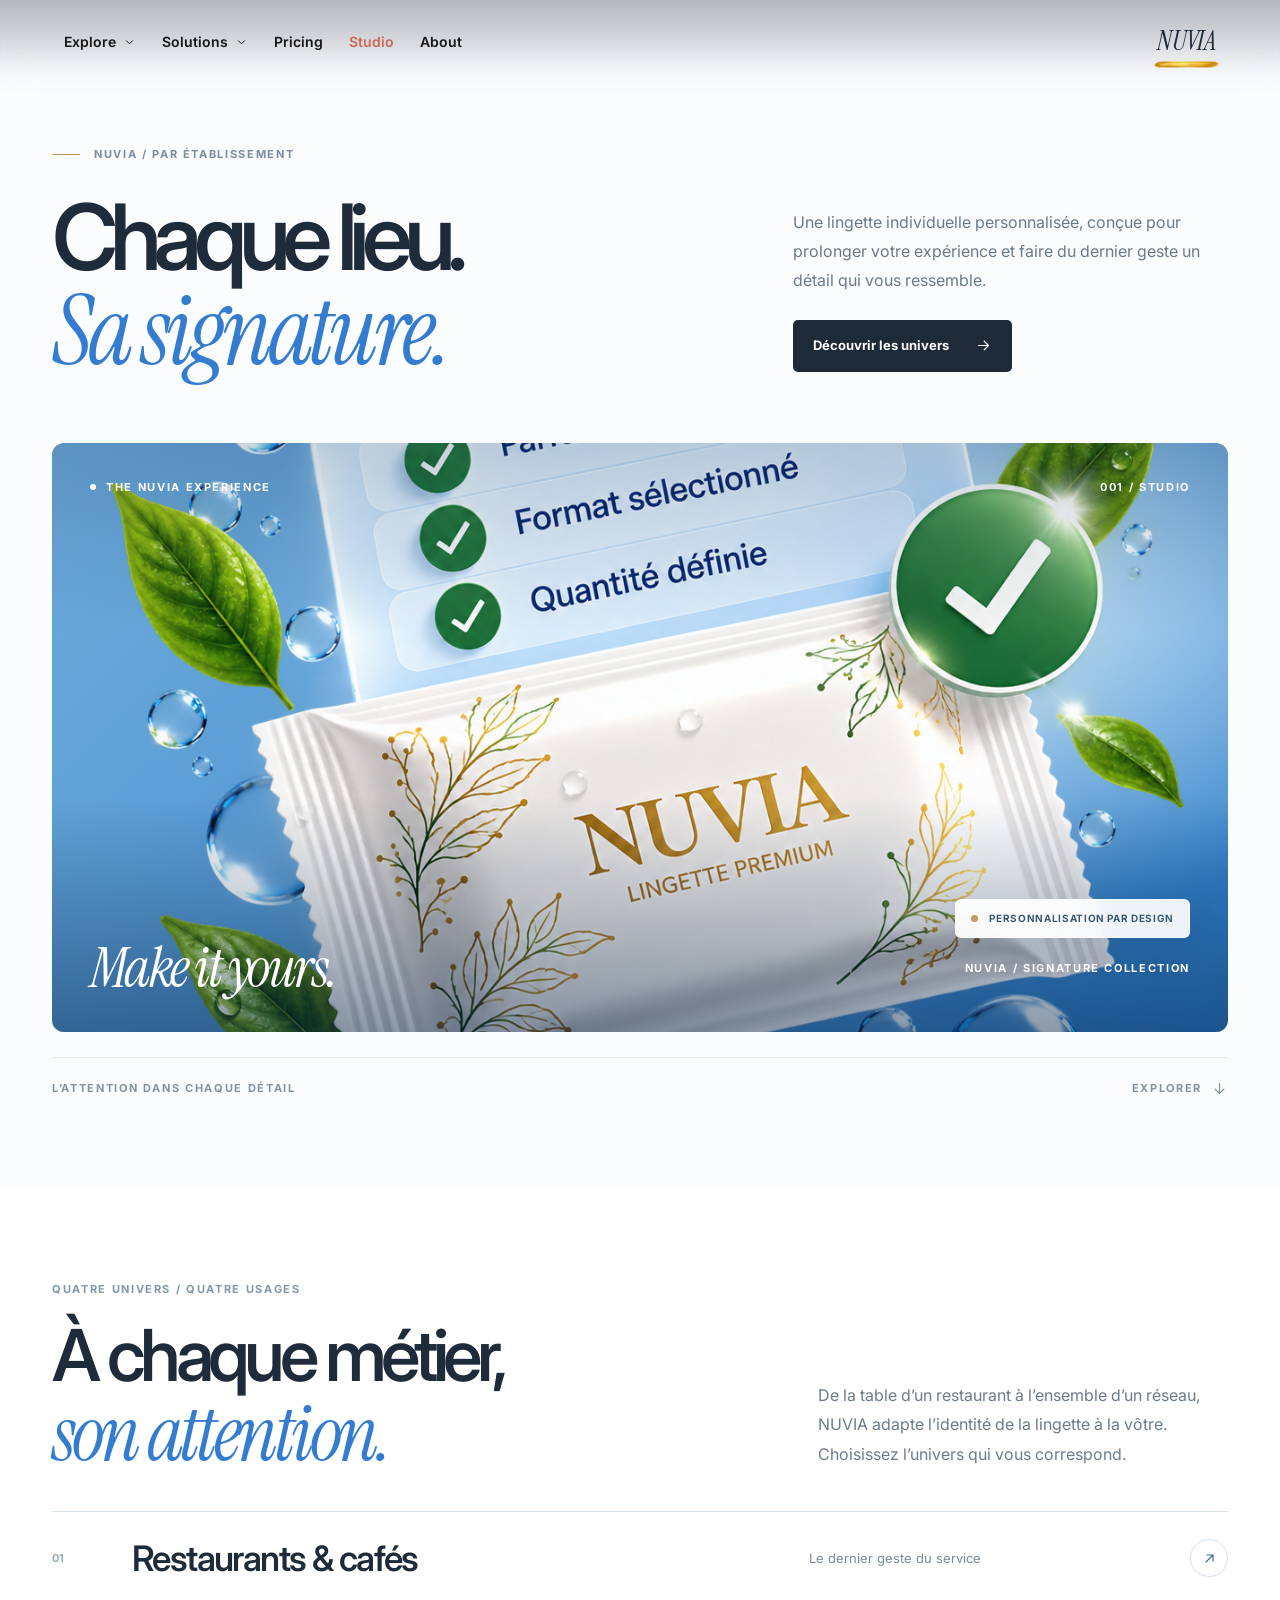
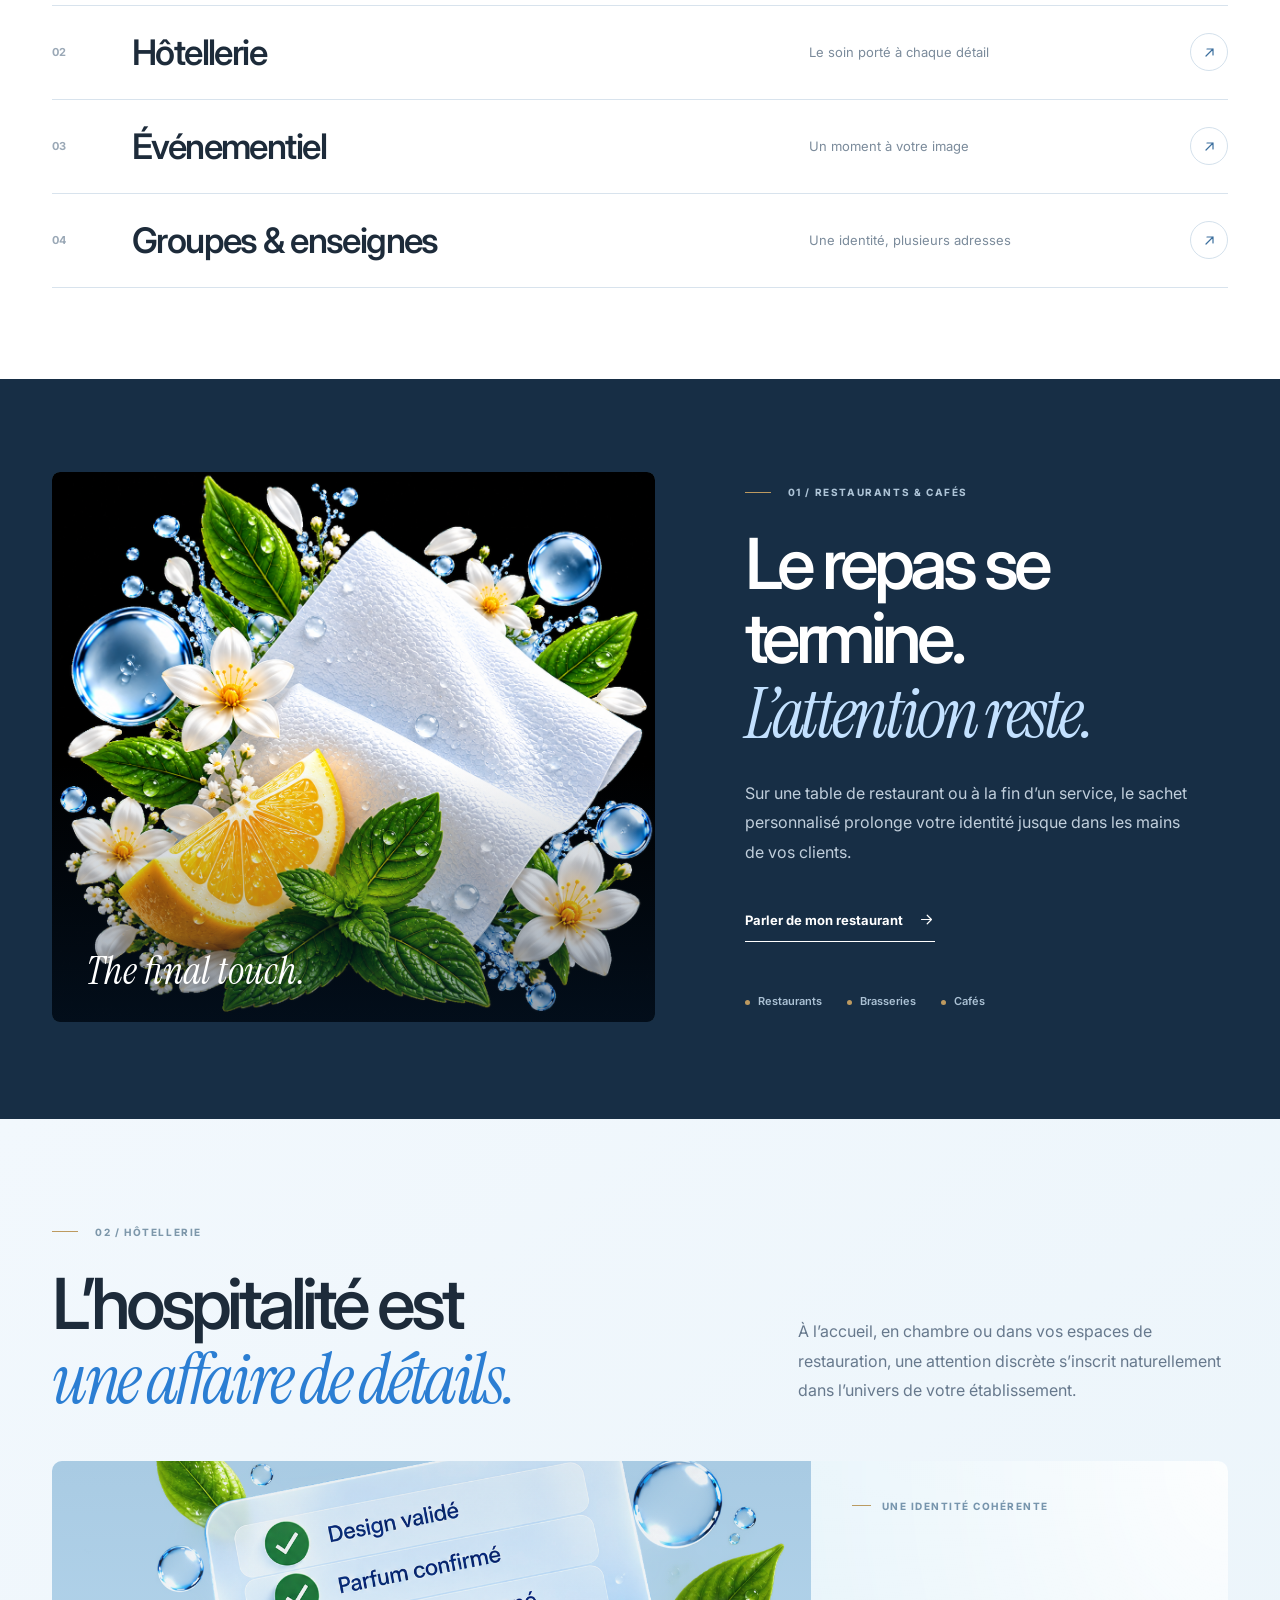
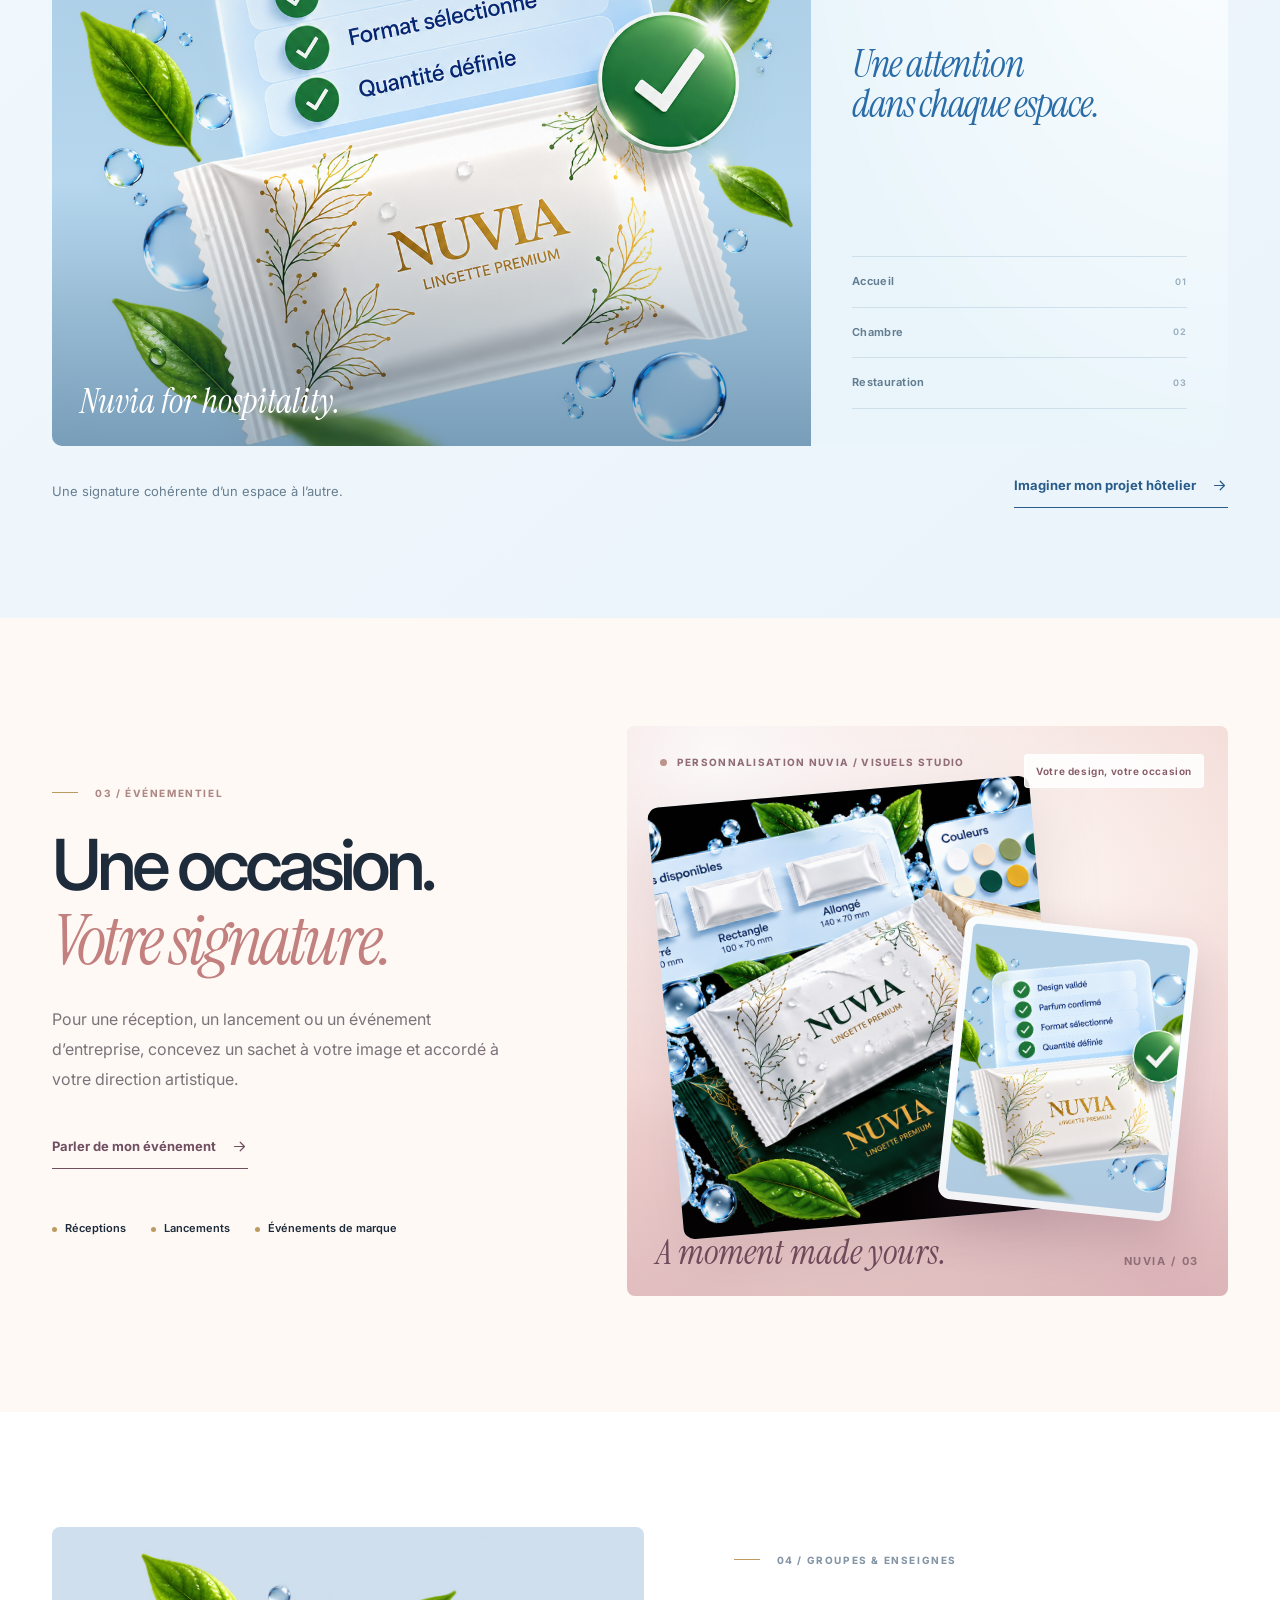
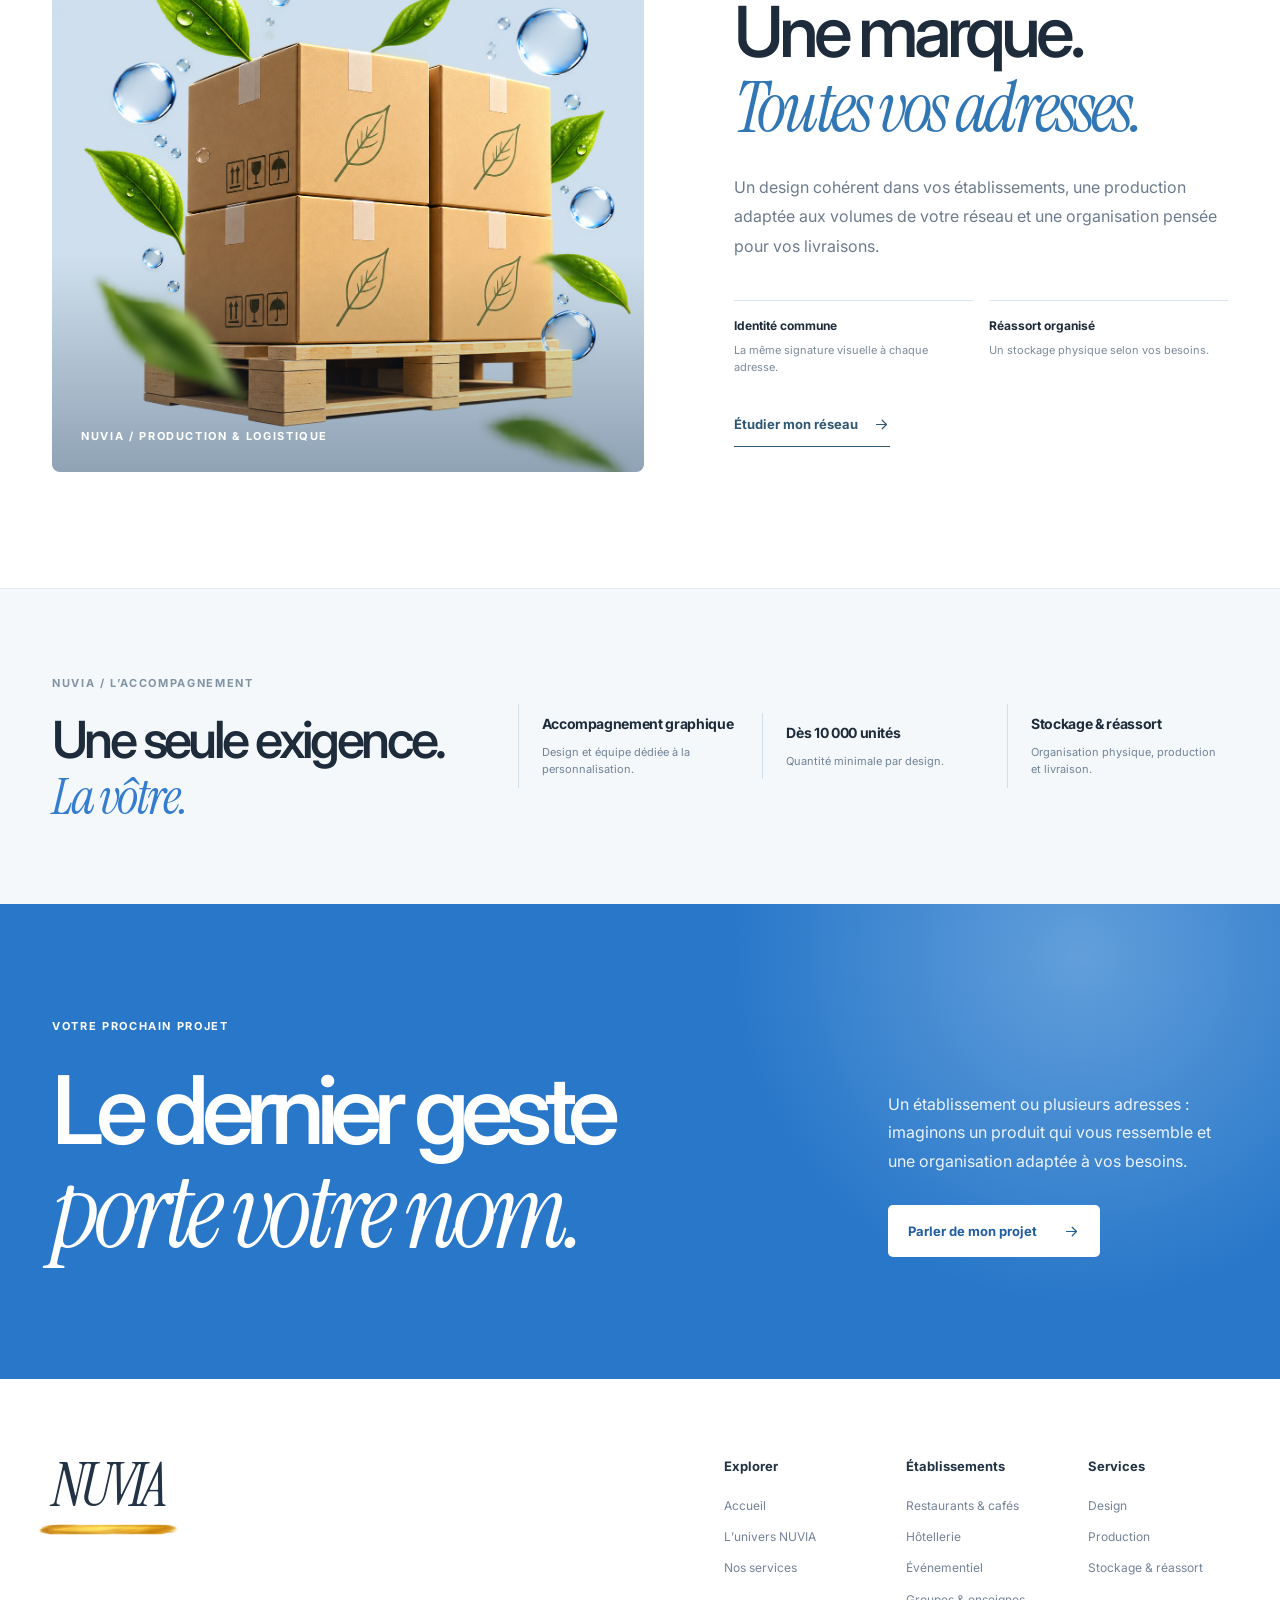
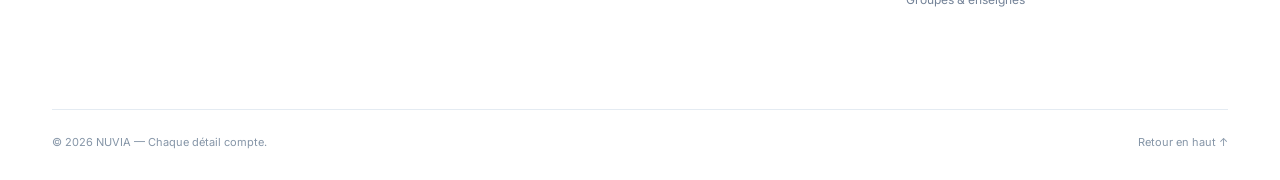
<file: etablissements.html>
<!doctype html><html lang="fr">
<head>
<meta charset="utf-8"><meta name="viewport" content="width=device-width,initial-scale=1"><meta name="theme-color" content="#fbfcfe">
<title>Établissements — Restaurants, Hôtellerie, Événementiel & Groupes | NUVIA</title>
<meta name="description" content="NUVIA crée des lingettes individuelles personnalisées pour les restaurants, hôtels, événements et réseaux. Design, production dès 10 000 unités par design, stockage et réassort.">
<link rel="preconnect" href="https://fonts.googleapis.com"><link rel="preconnect" href="https://fonts.gstatic.com" crossorigin>
<link href="https://fonts.googleapis.com/css2?family=Inter:wght@400;500;600;700;800&family=Instrument+Serif:ital@0;1&display=swap" rel="stylesheet">
<style id="nv-home-navigation-base">

/* Soleil/Lune : animation locale uniquement, sans thème sombre/clair */
#nuvia-react-navigation .nv-nav{display:flex;align-items:center;gap:12px}
#nuvia-react-navigation .nv-links{flex:0 1 auto;min-width:0}
#nuvia-react-navigation .nv-sunmoon-toggle{
  position:relative;isolation:isolate;flex:0 0 40px;width:40px;height:40px;
  margin:0;padding:0;border:1px solid rgba(255,255,255,.74);
  border-radius:50%;overflow:hidden;touch-action:manipulation;
  background:rgba(255,255,255,.85);color:#e99e27;
  box-shadow:inset 0 1px 0 rgba(255,255,255,.84),0 1px 8px rgba(48,84,117,.12);
  -webkit-tap-highlight-color:transparent;
  transition:background-color .18s ease,border-color .18s ease,box-shadow .18s ease;
}
#nuvia-react-navigation .nv-sunmoon-toggle:hover{background:rgba(255,255,255,.95);border-color:#fff}
#nuvia-react-navigation .nv-sunmoon-toggle:focus-visible{outline:2px solid #287fff;outline-offset:3px}
#nuvia-react-navigation .nv-sunmoon-toggle .nv-sm-body{
  position:absolute;inset:0;display:flex;align-items:center;justify-content:center;
  pointer-events:none;will-change:transform,opacity;
}
#nuvia-react-navigation .nv-sunmoon-toggle .nv-sm-body svg{display:block;width:20px;height:20px}
#nuvia-react-navigation .nv-sunmoon-toggle .nv-sm-sun{opacity:1;transform:none;color:#ed9a28}
#nuvia-react-navigation .nv-sunmoon-toggle .nv-sm-moon{opacity:0;transform:translate(-115%,115%) rotate(-25deg) scale(.72);color:#c48d36}
#nuvia-react-navigation .nv-sunmoon-toggle[data-state="moon"] .nv-sm-sun{opacity:0;transform:translate(115%,115%) rotate(120deg) scale(.72)}
#nuvia-react-navigation .nv-sunmoon-toggle[data-state="moon"] .nv-sm-moon{opacity:1;transform:none}
@media(max-width:820px){
  #nuvia-react-navigation{overflow:visible}
  #nuvia-react-navigation .nv-nav{width:100%;gap:8px}
  #nuvia-react-navigation .nv-links{
    flex:1 1 auto;width:auto;max-width:calc(100% - 50px);
    overflow-x:auto;overscroll-behavior-x:contain;
    scrollbar-width:none;-ms-overflow-style:none
  }
  #nuvia-react-navigation .nv-links::-webkit-scrollbar{display:none}
  #nuvia-react-navigation .nv-navitem{flex:0 0 auto}
  #nuvia-react-navigation .nv-sunmoon-toggle{margin-left:auto;flex:0 0 40px}
}
@media(prefers-reduced-motion:reduce){
  #nuvia-react-navigation .nv-sunmoon-toggle{transition:none}
  #nuvia-react-navigation .nv-sm-body{will-change:auto}
}

#nuvia-react-navigation{position:fixed;z-index:90;top:24px;left:50%;transform:translateX(-50%);width:min(1164px,calc(100vw - 48px));pointer-events:none;font:400 14px/1.5 Inter,ui-sans-serif,system-ui,sans-serif;color:#09090b;}
#nuvia-react-navigation *{box-sizing:border-box;}
#nuvia-react-navigation .nv-nav{pointer-events:auto;width:100%;}
#nuvia-react-navigation ul{margin:0;padding:0;list-style:none;}
#nuvia-react-navigation .nv-links{display:flex;align-items:center;gap:0;}
#nuvia-react-navigation button{font:inherit;white-space:nowrap;border:0;background:none;cursor:pointer;color:#71717a;padding:6px 16px;display:flex;align-items:center;justify-content:center;gap:4px;position:relative;transition:color .3s ease;border-radius:999px;}
#nuvia-react-navigation .nv-chevron{width:16px;height:16px;display:block;transition:transform .3s ease}
#nuvia-react-navigation .nv-chevron svg{display:block;width:100%;height:100%}
#nuvia-react-navigation .nv-navitem{position:relative}
#nuvia-react-navigation .nv-navitem:hover button,#nuvia-react-navigation .nv-navitem[data-open=true]>button{background:rgba(24,24,27,.10);color:#09090b}
#nuvia-react-navigation .nv-navitem[data-open=true] .nv-chevron{transform:rotate(180deg)}
#nuvia-react-navigation .nv-menu{position:absolute;top:100%;left:0;padding-top:8px;opacity:0;visibility:hidden;transform:translateY(8px);transition:opacity .22s ease,transform .26s cubic-bezier(.2,.7,.2,1),visibility .22s;}
#nuvia-react-navigation .nv-navitem[data-open=true] .nv-menu{opacity:1;visibility:visible;transform:translateY(0)}
#nuvia-react-navigation .nv-columns{display:flex;gap:36px;width:max-content;padding:16px;background:#fff;border:1px solid #e4e4e7;border-radius:16px;}
#nuvia-react-navigation .nv-col{flex:1 0 auto;min-width:260px;}
#nuvia-react-navigation .nv-col h3{color:#71717a;font-size:14px;line-height:20px;font-weight:500;margin:0 0 16px;text-transform:capitalize;}
#nuvia-react-navigation .nv-col ul{display:flex;flex-direction:column;gap:24px;}
#nuvia-react-navigation .nv-item{display:flex;align-items:flex-start;gap:12px;text-decoration:none;color:#09090b;white-space:nowrap;}
#nuvia-react-navigation .nv-icon{width:36px;height:36px;flex:0 0 36px;display:flex;align-items:center;justify-content:center;border:1px solid #e4e4e7;border-radius:6px;color:#09090b;transition:background .3s,color .3s;}
#nuvia-react-navigation .nv-item:hover .nv-icon{background:#f4f4f5}
#nuvia-react-navigation .nv-item strong{display:block;font-size:14px;line-height:20px;font-weight:500;}
#nuvia-react-navigation .nv-item small{display:block;font-size:12px;line-height:20px;color:#71717a;font-weight:400;}
@media(max-width:820px){#nuvia-react-navigation{top:10px;width:calc(100vw - 16px);left:8px;transform:none;overflow-x:auto;}#nuvia-react-navigation .nv-links{width:max-content}#nuvia-react-navigation .nv-menu{position:fixed;top:46px;left:8px;max-width:calc(100vw - 16px);overflow-x:auto}#nuvia-react-navigation .nv-columns{gap:16px}#nuvia-react-navigation .nv-col{min-width:210px}}
/* NUVIA — voile vitré fixe derrière la navigation.
   Flou bord à bord, sommet assombri et disparition progressive vers le ciel.
   Couche indépendante : aucun impact sur les menus et les clics. */
#nv-nav-frost{
  position:fixed;top:0;left:0;right:0;height:100px;z-index:89;
  pointer-events:none;
  background:transparent;
  -webkit-backdrop-filter:blur(16px) saturate(1.12);
  backdrop-filter:blur(16px) saturate(1.12);
  -webkit-mask-image:linear-gradient(to bottom,#000 0%,#000 47%,rgba(0,0,0,.74) 69%,transparent 100%);
  mask-image:linear-gradient(to bottom,#000 0%,#000 47%,rgba(0,0,0,.74) 69%,transparent 100%);
}
@media(max-width:820px){
  #nv-nav-frost{height:135px;}
}

/* NUVIA — navigation anglaise épurée, inspirée des alignements Air.
   Les panneaux déroulants et leurs interactions d'origine sont conservés. */
#nuvia-react-navigation{
  top:22px;
  width:min(1550px,calc(100vw - 10vw));
  font:500 14px/1.35 Inter,ui-sans-serif,system-ui,sans-serif;
  color:#fff;
}
#nuvia-react-navigation .nv-nav{
  display:flex;align-items:center;justify-content:space-between;gap:24px;
}
#nuvia-react-navigation .nv-links{
  display:flex;align-items:center;gap:26px;flex:0 1 auto;min-width:0;
}
#nuvia-react-navigation .nv-navitem{flex:0 0 auto}
#nuvia-react-navigation .nv-navitem>button{
  min-height:40px;padding:4px 0;background:transparent;border-radius:0;
  color:rgba(255,255,255,.96);font-weight:600;
  transition:opacity .2s ease,color .2s ease;
}
#nuvia-react-navigation .nv-navitem:hover>button,
#nuvia-react-navigation .nv-navitem[data-open=true]>button{
  background:transparent;color:#fff;opacity:.85;
}
#nuvia-react-navigation .nv-chevron{width:13px;height:13px;margin-left:3px}
/* NUVIA - filet sous le seul libellé, sans décaler bouton ni chevron.
   Le trait naît au centre au survol et repart en douceur à la sortie. */
#nuvia-react-navigation .nv-navitem>button .nv-nav-label{
  display:inline-block;
  position:relative;
  white-space:nowrap;
}
#nuvia-react-navigation .nv-navitem>button .nv-nav-label::after{
  content:"";
  position:absolute;
  left:0;right:0;bottom:-10px;
  height:1px;
  background:rgba(255,255,255,.96);
  pointer-events:none;
  opacity:0;
  transform:scaleX(0);
  transform-origin:center;
  transition:transform .32s cubic-bezier(.22,1,.36,1),opacity .2s ease;
}
#nuvia-react-navigation .nv-navitem:hover>button .nv-nav-label::after,
#nuvia-react-navigation .nv-navitem[data-open="true"]>button .nv-nav-label::after,
#nuvia-react-navigation .nv-navitem>button:focus-visible .nv-nav-label::after{
  opacity:1;
  transform:scaleX(1);
}
#nuvia-react-navigation .nv-navitem>button:focus-visible,
#nuvia-react-navigation .nv-action:focus-visible{
  outline:2px solid #fff;outline-offset:3px;
}
#nuvia-react-navigation .nv-actions{
  display:flex;align-items:center;gap:8px;margin-left:auto;flex:0 0 auto;
}
/* Deux hover specifiques Nuvia : halo orbital / ouverture radiale.
   Ni dimensions ni position ne changent durant l'animation. */
@property --nv-action-orbit{
  syntax:"<angle>";inherits:false;initial-value:0deg;
}
@property --nv-action-erase{
  syntax:"<length>";inherits:true;initial-value:-12px;
}
#nuvia-react-navigation .nv-actions .nv-action{
  position:relative;isolation:isolate;overflow:hidden;
  min-height:40px;padding:0 17px;
  border:1px solid rgba(255,255,255,.98);border-radius:8px;
  background:transparent;
  font:500 14px/1 Inter,ui-sans-serif,system-ui,sans-serif;
  white-space:nowrap;
  transition:color .24s ease .08s,border-color .25s ease;
  -webkit-tap-highlight-color:transparent;
}
#nuvia-react-navigation .nv-action-label{
  position:relative;z-index:3;pointer-events:none;
}
/* Let’s Talk : passage de lumiere sur tout le pourtour,
   suivi d'un remplissage translucide legerement satine. */
#nuvia-react-navigation .nv-action--outline{
  background:transparent;color:#fff;
}
#nuvia-react-navigation .nv-action--outline::before{
  --nv-action-orbit:0deg;
  content:"";position:absolute;inset:-1px;z-index:2;
  padding:1.5px;border-radius:inherit;pointer-events:none;
  background:conic-gradient(from var(--nv-action-orbit),
    transparent 0deg 190deg,
    rgba(255,255,255,.12) 222deg,
    #fff 273deg,
    rgba(255,255,255,.24) 318deg,
    transparent 353deg 360deg);
  -webkit-mask:linear-gradient(#000 0 0) content-box,linear-gradient(#000 0 0);
  -webkit-mask-composite:xor;
  mask:linear-gradient(#000 0 0) content-box,linear-gradient(#000 0 0);
  mask-composite:exclude;
  opacity:0;
  transition:--nv-action-orbit .84s cubic-bezier(.4,0,.2,1),opacity .2s ease;
}
#nuvia-react-navigation .nv-action--outline::after{
  content:"";position:absolute;inset:0;z-index:1;
  border-radius:inherit;pointer-events:none;
  background:linear-gradient(128deg,rgba(255,255,255,.39),rgba(255,255,255,.21));
  opacity:0;transition:opacity .44s ease .12s;
}
#nuvia-react-navigation .nv-action--outline:hover::before,
#nuvia-react-navigation .nv-action--outline:focus-visible::before{
  --nv-action-orbit:360deg;opacity:1;
}
#nuvia-react-navigation .nv-action--outline:hover::after,
#nuvia-react-navigation .nv-action--outline:focus-visible::after{
  opacity:1;
}
/* Sample Kit : le blanc est une couche et non le fond du bouton.
   Un trou radial nait au centre, s'elargit et fait apparaitre le ciel. */
#nuvia-react-navigation .nv-action--solid{
  /* Typed, inherited radius controls background and all letters together. */
  --nv-action-erase:-12px;
  --nv-label-base:#202126;
  --nv-label-reveal:#fff;
  background:transparent;color:#202126;
  transition:--nv-action-erase .78s cubic-bezier(.42,0,.58,1);
}
#nuvia-react-navigation .nv-action--solid .nv-action-label{
  /* Keep the original text fully painted at every animation frame. */
  position:relative;display:block;
  background:none;
  color:var(--nv-label-base);
  -webkit-text-fill-color:var(--nv-label-base);
}
#nuvia-react-navigation .nv-action--solid .nv-action-label::after{
  /* Second layer, character-for-character identical and perfectly
     aligned. Revealed by EXACTLY the same expanding radial mask as the
     background. The growing circle crosses p/l/e, then its outer letters. */
  content:attr(data-nv-text);
  position:absolute;inset:0;display:block;
  color:var(--nv-label-reveal);
  -webkit-text-fill-color:var(--nv-label-reveal);
  font:inherit;letter-spacing:inherit;line-height:inherit;
  white-space:nowrap;text-align:inherit;
  pointer-events:none;
  -webkit-mask-image:radial-gradient(circle at center,
    #000 calc(var(--nv-action-erase) - 6px),
    transparent calc(var(--nv-action-erase) + 6px));
  mask-image:radial-gradient(circle at center,
    #000 calc(var(--nv-action-erase) - 6px),
    transparent calc(var(--nv-action-erase) + 6px));
}
#nuvia-react-navigation .nv-action--solid::before{
  content:"";position:absolute;inset:-1px;z-index:1;
  border-radius:inherit;pointer-events:none;background:#fff;
  -webkit-mask-image:radial-gradient(circle at center,
    transparent calc(var(--nv-action-erase) - 6px),
    #000 calc(var(--nv-action-erase) + 6px));
  mask-image:radial-gradient(circle at center,
    transparent calc(var(--nv-action-erase) - 6px),
    #000 calc(var(--nv-action-erase) + 6px));
}
#nuvia-react-navigation .nv-action--solid:hover,
#nuvia-react-navigation .nv-action--solid:focus-visible{
  /* Keep the original radial wipe and 780 ms easing.
     Use the button's useful radius instead of overshooting to 160px:
     glyphs reveal gradually, from the central letters to the edges. */
  --nv-action-erase:96px;
}
@media(max-width:820px){
  #nuvia-react-navigation{
    top:10px;left:8px;transform:none;width:calc(100vw - 16px);
    overflow:visible;
  }
  #nuvia-react-navigation .nv-nav{
    display:flex;flex-wrap:wrap;align-items:center;gap:6px 12px;
  }
  #nuvia-react-navigation .nv-links{
    flex:1 1 100%;width:100%;max-width:100%;min-width:0;
    overflow-x:auto;gap:18px;scrollbar-width:none;
  }
  #nuvia-react-navigation .nv-links::-webkit-scrollbar{display:none}
  #nuvia-react-navigation .nv-navitem>button{min-height:32px;font-size:13px}
  #nuvia-react-navigation .nv-actions{
    margin-left:auto;gap:7px;padding-top:2px;
  }
  #nuvia-react-navigation .nv-actions .nv-action{
    min-height:34px;padding:0 12px;font-size:12px;
  }
  #nuvia-react-navigation .nv-menu{
    position:fixed;top:91px;left:8px;max-width:calc(100vw - 16px);
    overflow-x:auto;
  }
}
@media(prefers-reduced-motion:reduce){
  #nuvia-react-navigation .nv-navitem>button .nv-nav-label::after{transition:none}
  #nuvia-react-navigation .nv-navitem>button,
  #nuvia-react-navigation .nv-actions .nv-action{transition:none}
  #nuvia-react-navigation .nv-actions .nv-action::before,
  #nuvia-react-navigation .nv-actions .nv-action::after{transition:none}
}

/* NAVBAR NUVIA | inversion du contraste sur les surfaces claires.
   Même alignement et mêmes animations; seules les couleurs s'inversent.
   Deux voiles se croisent en fondu au lieu de faire apparaître un fond brutal. */
#nv-nav-frost::before,
#nv-nav-frost::after{
  content:"";position:absolute;inset:0;pointer-events:none;
  transition:opacity .42s cubic-bezier(.22,1,.36,1);
}
#nv-nav-frost::before{
  background:linear-gradient(180deg,
    rgba(11,24,42,.64) 0%,
    rgba(19,40,69,.40) 38%,
    rgba(25,50,81,.14) 72%,
    rgba(25,50,81,0) 100%);
  opacity:1;
}
#nv-nav-frost::after{
  /* Glass remains blurred on white. Neutral-gray tint restores a
     perceptible frosted edge without introducing a solid header bar. */
  background:linear-gradient(180deg,
    rgba(43,49,59,.34) 0%,
    rgba(57,63,74,.20) 38%,
    rgba(82,90,104,.055) 72%,
    rgba(82,90,104,0) 100%);
  opacity:0;
}
#nv-nav-frost[data-nv-contrast="ink"]::before{opacity:0}
#nv-nav-frost[data-nv-contrast="ink"]::after{opacity:1}
#nuvia-react-navigation[data-nv-contrast="ink"] .nv-navitem>button{
  color:#161616;
}
#nuvia-react-navigation[data-nv-contrast="ink"] .nv-navitem:hover>button,
#nuvia-react-navigation[data-nv-contrast="ink"] .nv-navitem[data-open=true]>button{
  color:#000;opacity:.77;
}
#nuvia-react-navigation[data-nv-contrast="ink"] .nv-navitem>button .nv-nav-label::after{
  background:#161616;
}
#nuvia-react-navigation[data-nv-contrast="ink"] .nv-navitem>button:focus-visible,
#nuvia-react-navigation[data-nv-contrast="ink"] .nv-action:focus-visible{
  outline-color:#171717;
}
#nuvia-react-navigation[data-nv-contrast="ink"] .nv-actions .nv-action{
  border-color:#202020;
}
#nuvia-react-navigation[data-nv-contrast="ink"] .nv-action--outline{
  color:#161616;background:transparent;
}
#nuvia-react-navigation[data-nv-contrast="ink"] .nv-action--outline::before{
  background:conic-gradient(from var(--nv-action-orbit),
    transparent 0deg 190deg,
    rgba(0,0,0,.13) 222deg,
    #090909 273deg,
    rgba(0,0,0,.25) 318deg,
    transparent 353deg 360deg);
}
#nuvia-react-navigation[data-nv-contrast="ink"] .nv-action--outline::after{
  background:linear-gradient(128deg,rgba(0,0,0,.12),rgba(0,0,0,.045));
}
#nuvia-react-navigation[data-nv-contrast="ink"] .nv-action--solid{
  --nv-label-base:#fff;
  --nv-label-reveal:#171717;
  background:transparent;
}
#nuvia-react-navigation[data-nv-contrast="ink"] .nv-action--solid::before{
  background:#171717;
}
/* Label and its backing fill are driven by one animation on the parent. */
@media(prefers-reduced-motion:reduce){
  #nv-nav-frost::before,#nv-nav-frost::after{transition:none}
}

</style>
<link rel="stylesheet" href="./assets/nuvia-nav-panels-air.css">
<link rel="stylesheet" href="./assets/etablissements-r8.css">
<link rel="stylesheet" href="./assets/etablissements-air-visual-upgrade.css">
<link rel="stylesheet" href="./assets/nuvia-mobile-inner-pages.css">
</head>
<body>
<div id="nv-nav-frost" data-nv-contrast="ink" data-nv-contrast="ink" data-nv-contrast="ink" data-nv-contrast="ink" aria-hidden="true"></div>
<div id="nuvia-react-navigation" data-nv-contrast="ink" data-nv-contrast="ink" data-nv-contrast="ink" data-nv-contrast="ink" aria-label="Navigation principale"><nav class="nv-nav" aria-label="Navigation"><ul class="nv-links"><li class="nv-navitem" tabindex="-1"><button type="button" aria-expanded="false"><span class="nv-nav-label">Explore</span><span class="nv-chevron"><svg viewBox="0 0 20 20" fill="none" stroke="currentColor" stroke-width="1.5"><path d="m5 7 5 5 5-5"/></svg></span></button><div class="nv-menu nv-menu--explore" role="region" aria-label="Menu Explore"><div class="nuvi-panel"><div class="nuvi-panel-column"><div class="nuvi-panel-group"><h3>À découvrir</h3><ul class="nuvi-panel-list"><li><a class="nuvi-panel-row" href="./index.html#hero" data-nuvi-art="./assets/carousel/nuvia-art-01.webp" data-nuvi-a="#42cce6" data-nuvi-b="#ffca63" data-nuvi-icon="universe"><span class="nuvi-panel-icon" aria-hidden="true"><svg viewBox="0 0 24 24" width="23" height="23" fill="none" stroke="currentColor" stroke-width="1.65" stroke-linecap="round" stroke-linejoin="round" aria-hidden="true"><g class="nuvi-icon-motion"><path d="m11 3 1.9 5.1L18 10l-5.1 1.9L11 17l-1.9-5.1L4 10l5.1-1.9L11 3Z"/></g><g class="nuvi-icon-detail"><path d="m19 3 .5 1.5L21 5l-1.5.5L19 7l-.5-1.5L17 5l1.5-.5L19 3ZM18 17l.7 1.3L20 19l-1.3.7L18 21l-.7-1.3L16 19l1.3-.7L18 17Z"/></g></svg></span><span class="nuvi-panel-copy"><strong>Pourquoi NUVIA ?</strong><small>Valorisez votre marque au dernier geste</small></span></a></li><li><a class="nuvi-panel-row" href="./index.html#nuvia-curved-gallery" data-nuvi-art="./assets/carousel/nuvia-art-04.webp" data-nuvi-a="#47ead1" data-nuvi-b="#fc9f5b" data-nuvi-icon="creations"><span class="nuvi-panel-icon" aria-hidden="true"><svg viewBox="0 0 24 24" width="23" height="23" fill="none" stroke="currentColor" stroke-width="1.65" stroke-linecap="round" stroke-linejoin="round" aria-hidden="true"><rect x="3" y="7" width="13.5" height="13" rx="2"/><g class="nuvi-icon-motion"><rect x="7.5" y="3.5" width="13.5" height="13" rx="2"/><circle cx="12.3" cy="8.2" r="1.2"/><path d="m9.5 14 3-3 2.2 1.8 2.2-2.3 2.1 2.4"/></g></svg></span><span class="nuvi-panel-copy"><strong>La lingette NUVIA</strong><small>Découvrez le produit et son sachet</small></span></a></li><li><a class="nuvi-panel-row" href="./services.html#design" data-nuvi-art="./assets/nuvia-process/step-2.webp" data-nuvi-a="#afc0ef" data-nuvi-b="#fca77f" data-nuvi-icon="textures"><span class="nuvi-panel-icon" aria-hidden="true"><svg viewBox="0 0 24 24" width="23" height="23" fill="none" stroke="currentColor" stroke-width="1.65" stroke-linecap="round" stroke-linejoin="round" aria-hidden="true"><g class="nuvi-icon-motion"><path d="m3.5 8.5 8.5-5 8.5 5-8.5 5-8.5-5Z"/></g><g class="nuvi-icon-detail"><path d="m3.5 12.5 8.5 5 8.5-5M3.5 16.5l8.5 5 8.5-5"/></g></svg></span><span class="nuvi-panel-copy"><strong>Personnalisez votre sachet</strong><small>Votre logo, vos couleurs, votre signature</small></span></a></li></ul></div></div><div class="nuvi-panel-picture nuvi-explore-picture"><div class="nuvi-panel-picture-surface" role="img" aria-label="Visuel de la collection NUVIA"></div></div></div></div></li><li class="nv-navitem" tabindex="-1"><button type="button" aria-expanded="false"><span class="nv-nav-label">Solutions</span><span class="nv-chevron"><svg viewBox="0 0 20 20" fill="none" stroke="currentColor" stroke-width="1.5"><path d="m5 7 5 5 5-5"/></svg></span></button><div class="nv-menu nv-menu--solutions" role="region" aria-label="Menu Solutions"><div class="nuvi-panel"><div class="nuvi-panel-column"><div class="nuvi-panel-group"><h3>Par établissement</h3><ul class="nuvi-panel-list"><li><a class="nuvi-panel-row" href="#restaurants" data-nuvi-icon="restaurants"><span class="nuvi-panel-icon" aria-hidden="true"><svg viewBox="0 0 24 24" width="23" height="23" fill="none" stroke="currentColor" stroke-width="1.65" stroke-linecap="round" stroke-linejoin="round" aria-hidden="true"><path d="M4.5 9h13v4.5a6.5 6.5 0 0 1-13 0V9ZM17.5 10h1.3a2.8 2.8 0 0 1 0 5.6h-1.9M4 21h15"/><g class="nuvi-icon-motion"><path d="M8 3c-2 2.1 2 2.9 0 4.5M13 3c-2 2.1 2 2.9 0 4.5"/></g></svg></span><span class="nuvi-panel-copy"><strong>Restaurants & cafés</strong><small>Le dernier geste du service</small></span></a></li><li><a class="nuvi-panel-row" href="#hotellerie" data-nuvi-icon="hotel"><span class="nuvi-panel-icon" aria-hidden="true"><svg viewBox="0 0 24 24" width="23" height="23" fill="none" stroke="currentColor" stroke-width="1.65" stroke-linecap="round" stroke-linejoin="round" aria-hidden="true"><rect x="5" y="3" width="14" height="18" rx="2"/><path d="M9.5 21v-5h5v5"/><g class="nuvi-icon-motion"><path d="M8 7h2m4 0h2M8 11h2m4 0h2"/></g></svg></span><span class="nuvi-panel-copy"><strong>Hôtellerie</strong><small>L'attention portée à chaque client</small></span></a></li><li><a class="nuvi-panel-row" href="#evenementiel" data-nuvi-icon="event"><span class="nuvi-panel-icon" aria-hidden="true"><svg viewBox="0 0 24 24" width="23" height="23" fill="none" stroke="currentColor" stroke-width="1.65" stroke-linecap="round" stroke-linejoin="round" aria-hidden="true"><path d="m4 20 5-11 6 6-11 5Z"/><path d="m9 9 6 6"/><g class="nuvi-icon-motion"><path d="m15 4 1-2M19 9l2-1M13 7l2-2M19 3v2M20 13h2"/></g></svg></span><span class="nuvi-panel-copy"><strong>Événementiel</strong><small>Un souvenir personnalisé pour vos moments</small></span></a></li><li><a class="nuvi-panel-row" href="#groupes" data-nuvi-icon="groups"><span class="nuvi-panel-icon" aria-hidden="true"><svg viewBox="0 0 24 24" width="23" height="23" fill="none" stroke="currentColor" stroke-width="1.65" stroke-linecap="round" stroke-linejoin="round" aria-hidden="true"><path d="M3 10h18v11H3V10ZM3 10l2-6h14l2 6M9 4v6M15 4v6M9 13v8m6-8v8"/><g class="nuvi-icon-motion"><path d="M3 10c1.5 1.8 4.5 1.8 6 0 1.5 1.8 4.5 1.8 6 0 1.5 1.8 4.5 1.8 6 0"/></g></svg></span><span class="nuvi-panel-copy"><strong>Groupes & enseignes</strong><small>Une signature cohérente à grande échelle</small></span></a></li></ul></div></div><div class="nuvi-panel-column nuvi-panel-column--divided"><div class="nuvi-panel-group"><h3>Nos services</h3><ul class="nuvi-panel-list"><li><a class="nuvi-panel-row" href="./services.html#design" data-nuvi-icon="print"><span class="nuvi-panel-icon" aria-hidden="true"><svg viewBox="0 0 24 24" width="23" height="23" fill="none" stroke="currentColor" stroke-width="1.65" stroke-linecap="round" stroke-linejoin="round" aria-hidden="true"><rect x="3" y="8" width="18" height="10" rx="2"/><path d="M7 8V3h10v5M6.5 18v3h11v-3M17.2 11.5h.2"/><g class="nuvi-icon-motion"><path d="M9 16h6M9 18.5h4"/></g></svg></span><span class="nuvi-panel-copy"><strong>Design & personnalisation</strong><small>Votre identité, notre savoir-faire</small></span></a></li><li><a class="nuvi-panel-row" href="./services.html#production" data-nuvi-icon="production"><span class="nuvi-panel-icon" aria-hidden="true"><svg viewBox="0 0 24 24" width="23" height="23" fill="none" stroke="currentColor" stroke-width="1.65" stroke-linecap="round" stroke-linejoin="round" aria-hidden="true"><rect x="3" y="12" width="8" height="8" rx="1"/><rect x="13" y="12" width="8" height="8" rx="1"/><path d="M7 12v8M17 12v8"/><g class="nuvi-icon-motion"><rect x="8" y="3" width="8" height="8" rx="1"/><path d="M12 3v8"/></g></svg></span><span class="nuvi-panel-copy"><strong>Production sur mesure</strong><small>Dès 10 000 unités par design</small></span></a></li><li><a class="nuvi-panel-row" href="./services.html#stockage" data-nuvi-icon="stocks"><span class="nuvi-panel-icon" aria-hidden="true"><svg viewBox="0 0 24 24" width="23" height="23" fill="none" stroke="currentColor" stroke-width="1.65" stroke-linecap="round" stroke-linejoin="round" aria-hidden="true"><path d="M3 8h18M3 16h18M4 21V4M20 21V4"/><rect x="6" y="4" width="4" height="4" rx=".6"/><rect x="12.5" y="4" width="5" height="4" rx=".6"/><rect x="6" y="12" width="5" height="4" rx=".6"/><g class="nuvi-icon-motion"><rect x="13" y="12" width="4.5" height="4" rx=".6"/></g></svg></span><span class="nuvi-panel-copy"><strong>Stockage & gestion des stocks</strong><small>Vos produits disponibles selon vos besoins</small></span></a></li><li><a class="nuvi-panel-row" href="./services.html#livraison" data-nuvi-icon="delivery"><span class="nuvi-panel-icon" aria-hidden="true"><svg viewBox="0 0 24 24" width="23" height="23" fill="none" stroke="currentColor" stroke-width="1.65" stroke-linecap="round" stroke-linejoin="round" aria-hidden="true"><path d="M3 8h11v10H3V8ZM14 11h4l3 4v3h-7"/><circle cx="7" cy="18.5" r="1.7"/><circle cx="17.5" cy="18.5" r="1.7"/><g class="nuvi-icon-motion"><path d="M5 4a6 6 0 0 1 10.5 1M16.5 2.8v3h-3"/></g></svg></span><span class="nuvi-panel-copy"><strong>Livraison & réassort</strong><small>Des livraisons adaptées à votre calendrier</small></span></a></li></ul></div></div><aside class="nuvi-panel-feature"><div class="nuvi-panel-feature-text"><strong>Une solution à votre image.</strong><p>Design, fabrication, stockage et livraison : toutes nos expertises sur une seule page.</p><a href="./services.html#services">Découvrir tous nos services <span aria-hidden="true">↗</span></a></div></aside></div></div></li><li class="nv-navitem" tabindex="-1"><button type="button" aria-expanded="false"><span class="nv-nav-label">Pricing</span></button></li><li class="nv-navitem nv-navitem--studio" tabindex="-1"><button type="button" data-href="./index.html#usage" aria-label="Studio — découvrir la personnalisation"><span class="nv-nav-label">Studio</span></button></li><li class="nv-navitem" tabindex="-1"><button type="button" aria-expanded="false"><span class="nv-nav-label">About</span></button></li></ul></nav><a class="nv-page-home-logo" href="./index.html" aria-label="NUVIA — accueil">NUVIA</a></div>





<script id="nuvi-editorial-menu-images">
(function(){
  'use strict';
  var root=document.getElementById('nuvia-react-navigation');
  if(!root)return;
  var menuNames=['explore'];
  menuNames.forEach(function(name){
    var menu=root.querySelector('.nv-menu--'+name);
    if(!menu)return;
    var stage=menu.querySelector('.nuvi-panel-picture-surface');
    if(!stage)return;
    var links=Array.prototype.slice.call(menu.querySelectorAll('.nuvi-panel-row[data-nuvi-art]'));
    if(!links.length)return;
    stage.classList.add('nuvi-editorial-art-stage');
    var artStack=document.createElement('span');
    artStack.className='nuvi-editorial-art-stack';
    artStack.setAttribute('aria-hidden','true');
    stage.appendChild(artStack);
    // Seamless video for the first Explore item; other items keep their images.
    var universeFilm=document.createElement('video');
    universeFilm.className='nuvi-universe-menu-film';
    universeFilm.muted=true;universeFilm.loop=true;universeFilm.playsInline=true;
    universeFilm.setAttribute('muted','');universeFilm.setAttribute('playsinline','');
    universeFilm.preload='none';
    universeFilm.src='./assets/video/NUVIA_UNIVERS_BOUCLE_CORRIGEE.mp4';
    universeFilm.addEventListener('error',function(){universeFilm.classList.remove('is-visible');});
    universeFilm.addEventListener('loadeddata',function(){if(selected===0)universeFilm.classList.add('is-visible');});
    stage.appendChild(universeFilm);
    function syncUniverseFilm(index){
      if(index===0){
        if(universeFilm.readyState>=2)universeFilm.classList.add('is-visible');
        var play=universeFilm.play();if(play&&play.catch)play.catch(function(){universeFilm.classList.remove('is-visible');});
      }else{
        universeFilm.classList.remove('is-visible');universeFilm.pause();
      }
    }

    var selected=-1,revision=0;
    function show(index){
      if(index===selected||index<0||index>=links.length)return;
      selected=index;
      syncUniverseFilm(index);
      var seq=++revision,link=links[index];
      var url=link.getAttribute('data-nuvi-art');
      stage.setAttribute('aria-label','Univers visuel : '+link.querySelector('strong').textContent);
      var img=new Image();
      img.className='nuvi-editorial-art-image';
      img.alt='';img.decoding='async';
      var settled=false;
      function ready(){
        if(settled)return;settled=true;
        if(seq!==revision)return;
        artStack.appendChild(img);
        // Flush layout so opacity interpolates even after cached image loads.
        img.getBoundingClientRect();
        img.classList.add('nuvi-editorial-art-visible');
        Array.prototype.slice.call(artStack.children).forEach(function(el){
          if(el===img)return;
          el.classList.remove('nuvi-editorial-art-visible');
          window.setTimeout(function(){if(el.parentNode)el.parentNode.removeChild(el);},430);
        });
      }
      img.onload=ready;
      img.onerror=function(){
        if(seq!==revision)return;
        // Preserve the colorful gradient rather than showing a broken image.
        stage.classList.add('nuvi-editorial-image-unavailable');
      };
      stage.classList.remove('nuvi-editorial-image-unavailable');
      img.src=url;
      if(img.complete&&img.naturalWidth)ready();
    }
    links.forEach(function(link,index){
      link.addEventListener('pointerenter',function(){show(index);},{passive:true});
      link.addEventListener('focus',function(){show(index);});
    });
    menu.addEventListener('pointerleave',function(){show(0);},{passive:true});
    show(0);
  });
})();
</script>
<main>
<section class="hero" id="top" aria-labelledby="hero-title">
<div class="wrap">
<div class="hero-grid">
  <div>
    <span class="cap hero-kicker">NUVIA / PAR ÉTABLISSEMENT</span>
    <h1 id="hero-title">Chaque lieu.<br><span class="serif">Sa signature.</span></h1>
  </div>
  <div class="hero-aside">
    <p>Une lingette individuelle personnalisée, conçue pour prolonger votre expérience et faire du dernier geste un détail qui vous ressemble.</p>
    <a class="btn" href="#univers">Découvrir les univers <svg class="arrow" viewBox="0 0 24 24" aria-hidden="true" fill="none" stroke="currentColor" stroke-width="1.7" stroke-linecap="round" stroke-linejoin="round"><path d="M5 12h14m-6-6 6 6-6 6"/></svg></a>
  </div>
</div>
<div class="hero-film">
  <img class="hero-product-backup" src="./assets/nuvia-process/step-3.png" alt="" aria-hidden="true" style="position:absolute;inset:0;width:100%;height:100%;object-fit:cover;z-index:0;">
  <video autoplay muted playsinline loop preload="metadata" poster="./assets/nuvia-process/step-3.webp" aria-label="Présentation de sachets NUVIA personnalisés"><source src="./assets/nuvia-packaging-loop.mp4" type="video/mp4"></video>
  <div class="hero-film-top"><span class="film-note cap"><i></i>THE NUVIA EXPERIENCE</span><span class="cap">001 / STUDIO</span></div>
  <span class="hero-feature-note" aria-hidden="true">PERSONNALISATION PAR DESIGN</span>
  <div class="hero-film-bottom"><strong>Make it yours.</strong><span class="cap">NUVIA / SIGNATURE COLLECTION</span></div>
</div>
<div class="hero-foot"><span class="cap">L’ATTENTION DANS CHAQUE DÉTAIL</span><a class="cap" href="#univers">EXPLORER <svg class="arrow" viewBox="0 0 24 24" aria-hidden="true" fill="none" stroke="currentColor" stroke-width="1.7" stroke-linecap="round" stroke-linejoin="round"><path d="M5 12h14m-6-6 6 6-6 6"/></svg></a></div>
</div>
</section>
<section class="index" id="univers" aria-labelledby="univers-title">
  <div class="wrap">
    <div class="index-head">
      <div><span class="cap" style="color:#8497a8">QUATRE UNIVERS / QUATRE USAGES</span><h2 id="univers-title">À chaque métier,<br><span class="serif">son attention.</span></h2></div>
      <p>De la table d’un restaurant à l’ensemble d’un réseau, NUVIA adapte l’identité de la lingette à la vôtre. Choisissez l’univers qui vous correspond.</p>
    </div>
    <nav class="index-list" aria-label="Les quatre secteurs NUVIA"><a class="index-item" href="#restaurants" aria-label="Découvrir : Restaurants & cafés"><span class="index-no">01</span><strong>Restaurants & cafés</strong><span class="index-sub">Le dernier geste du service</span><span class="index-go"><svg class="arrow" viewBox="0 0 24 24" aria-hidden="true" fill="none" stroke="currentColor" stroke-width="1.7" stroke-linecap="round" stroke-linejoin="round"><path d="M5 12h14m-6-6 6 6-6 6"/></svg></span></a>
<a class="index-item" href="#hotellerie" aria-label="Découvrir : Hôtellerie"><span class="index-no">02</span><strong>Hôtellerie</strong><span class="index-sub">Le soin porté à chaque détail</span><span class="index-go"><svg class="arrow" viewBox="0 0 24 24" aria-hidden="true" fill="none" stroke="currentColor" stroke-width="1.7" stroke-linecap="round" stroke-linejoin="round"><path d="M5 12h14m-6-6 6 6-6 6"/></svg></span></a>
<a class="index-item" href="#evenementiel" aria-label="Découvrir : Événementiel"><span class="index-no">03</span><strong>Événementiel</strong><span class="index-sub">Un moment à votre image</span><span class="index-go"><svg class="arrow" viewBox="0 0 24 24" aria-hidden="true" fill="none" stroke="currentColor" stroke-width="1.7" stroke-linecap="round" stroke-linejoin="round"><path d="M5 12h14m-6-6 6 6-6 6"/></svg></span></a>
<a class="index-item" href="#groupes" aria-label="Découvrir : Groupes & enseignes"><span class="index-no">04</span><strong>Groupes & enseignes</strong><span class="index-sub">Une identité, plusieurs adresses</span><span class="index-go"><svg class="arrow" viewBox="0 0 24 24" aria-hidden="true" fill="none" stroke="currentColor" stroke-width="1.7" stroke-linecap="round" stroke-linejoin="round"><path d="M5 12h14m-6-6 6 6-6 6"/></svg></span></a></nav>
  </div>
</section>
<section class="story restaurant" id="restaurants" aria-labelledby="restaurant-title">
<div class="wrap restaurant-grid">
  <div class="restaurant-film">
    <img src="./assets/nuvia-process/step-1.png" loading="lazy" alt="" aria-hidden="true" style="position:absolute;inset:0;width:100%;height:100%;object-fit:cover;z-index:0;">
    <video autoplay muted playsinline loop preload="metadata" aria-label="Présentation de NUVIA dans l’univers de la restauration"><source src="./assets/nuvia-restaurant-pingpong.mp4" type="video/mp4"></video>
    <span class="restaurant-film-caption">The final touch.</span>
  </div>
  <div class="story-copy">
    <span class="ch-label"><span class="rule"></span>01 / RESTAURANTS & CAFÉS</span>
    <h2 id="restaurant-title">Le repas se termine.<br><span class="serif">L’attention reste.</span></h2>
    <p>Sur une table de restaurant ou à la fin d’un service, le sachet personnalisé prolonge votre identité jusque dans les mains de vos clients.</p>
    <a class="story-link" href="./index.html#nv-contact-form">Parler de mon restaurant <svg class="arrow" viewBox="0 0 24 24" aria-hidden="true" fill="none" stroke="currentColor" stroke-width="1.7" stroke-linecap="round" stroke-linejoin="round"><path d="M5 12h14m-6-6 6 6-6 6"/></svg></a>
    <div class="story-breadcrumbs"><span>Restaurants</span><span>Brasseries</span><span>Cafés</span></div>
  </div>
</div>
</section>
<section class="story hotel" id="hotellerie" aria-labelledby="hotel-title">
<div class="wrap">
  <div class="hotel-heading">
    <div><span class="ch-label"><span class="rule"></span>02 / HÔTELLERIE</span><h2 id="hotel-title">L’hospitalité est<br><span class="serif">une affaire de détails.</span></h2></div>
    <p>À l’accueil, en chambre ou dans vos espaces de restauration, une attention discrète s’inscrit naturellement dans l’univers de votre établissement.</p>
  </div>
  <div class="hotel-scene hotel-scene--product">
    <div class="hotel-product-window">
      <img src="./assets/nuvia-process/step-3.png" loading="lazy" alt="Packaging NUVIA illustrant les options de personnalisation du sachet">
      <span class="hotel-scene-caption">Nuvia for hospitality.</span>
    </div>
    <div class="hotel-touchpoints">
      <span class="h-label">UNE IDENTITÉ COHÉRENTE</span>
      <div class="h-main">Une attention<span>dans chaque espace.</span></div>
      <ul aria-label="Espaces d’utilisation">
        <li>Accueil <span>01</span></li>
        <li>Chambre <span>02</span></li>
        <li>Restauration <span>03</span></li>
      </ul>
    </div>
  </div>
  <div class="hotel-foot"><p>Une signature cohérente d’un espace à l’autre.</p><a class="story-link" href="./index.html#nv-contact-form">Imaginer mon projet hôtelier <svg class="arrow" viewBox="0 0 24 24" aria-hidden="true" fill="none" stroke="currentColor" stroke-width="1.7" stroke-linecap="round" stroke-linejoin="round"><path d="M5 12h14m-6-6 6 6-6 6"/></svg></a></div>
</div>
</section>
<section class="story event" id="evenementiel" aria-labelledby="event-title">
<div class="wrap event-grid">
  <div class="story-copy">
    <span class="ch-label"><span class="rule"></span>03 / ÉVÉNEMENTIEL</span>
    <h2 id="event-title">Une occasion.<br><span class="serif">Votre signature.</span></h2>
    <p>Pour une réception, un lancement ou un événement d’entreprise, concevez un sachet à votre image et accordé à votre direction artistique.</p>
    <a class="story-link" href="./index.html#nv-contact-form">Parler de mon événement <svg class="arrow" viewBox="0 0 24 24" aria-hidden="true" fill="none" stroke="currentColor" stroke-width="1.7" stroke-linecap="round" stroke-linejoin="round"><path d="M5 12h14m-6-6 6 6-6 6"/></svg></a>
    <div class="story-breadcrumbs"><span>Réceptions</span><span>Lancements</span><span>Événements de marque</span></div>
  </div>
  <div class="event-scene event-scene--studio">
    <span class="event-studio-label">PERSONNALISATION NUVIA / VISUELS STUDIO</span>
    <div class="event-studio-primary">
      <img src="./assets/nuvia-process/step-2.png" loading="lazy" alt="Deux propositions de sachets NUVIA et options de personnalisation du studio">
    </div>
    <div class="event-studio-secondary">
      <img src="./assets/nuvia-process/step-3.png" loading="lazy" alt="Exemple de packaging NUVIA personnalisé">
    </div>
    <span class="event-studio-badge">Votre design, votre occasion</span>
    <div class="event-scene-bottom"><strong>A moment made yours.</strong><span class="cap">NUVIA / 03</span></div>
  </div>
</div>
</section>
<section class="story networks" id="groupes" aria-labelledby="network-title">
<div class="wrap networks-grid">
  <div class="networks-scene">
    <img src="./assets/nuvia-process/step-4.png" loading="lazy" alt="Cartons NUVIA sur palette, représentant les besoins de livraison et de réassort des groupes">
    <span class="cap net-caption">NUVIA / PRODUCTION & LOGISTIQUE</span>
  </div>
  <div class="story-copy">
    <span class="ch-label"><span class="rule"></span>04 / GROUPES & ENSEIGNES</span>
    <h2 id="network-title">Une marque.<br><span class="serif">Toutes vos adresses.</span></h2>
    <p>Un design cohérent dans vos établissements, une production adaptée aux volumes de votre réseau et une organisation pensée pour vos livraisons.</p>
    <div class="networks-detail">
      <div><strong>Identité commune</strong><span>La même signature visuelle à chaque adresse.</span></div>
      <div><strong>Réassort organisé</strong><span>Un stockage physique selon vos besoins.</span></div>
    </div>
    <a class="story-link" href="./index.html#nv-contact-form">Étudier mon réseau <svg class="arrow" viewBox="0 0 24 24" aria-hidden="true" fill="none" stroke="currentColor" stroke-width="1.7" stroke-linecap="round" stroke-linejoin="round"><path d="M5 12h14m-6-6 6 6-6 6"/></svg></a>
  </div>
</div>
</section>
<section class="proof" aria-labelledby="proof-title">
<div class="wrap proof-grid">
  <div><span class="cap" style="color:#8194a6">NUVIA / L’ACCOMPAGNEMENT</span><h2 id="proof-title">Une seule exigence.<br><span class="serif">La vôtre.</span></h2></div>
  <div class="proof-item"><strong>Accompagnement graphique</strong><span>Design et équipe dédiée à la personnalisation.</span></div>
  <div class="proof-item"><strong>Dès 10 000 unités</strong><span>Quantité minimale par design.</span></div>
  <div class="proof-item"><strong>Stockage & réassort</strong><span>Organisation physique, production et livraison.</span></div>
</div>
</section>
<section class="closing" id="contact" aria-labelledby="closing-title">
<div class="wrap closing-grid">
  <div><span class="cap">VOTRE PROCHAIN PROJET</span><h2 id="closing-title">Le dernier geste<br><span class="serif">porte votre nom.</span></h2></div>
  <div class="closing-aside"><p>Un établissement ou plusieurs adresses : imaginons un produit qui vous ressemble et une organisation adaptée à vos besoins.</p><a class="btn" href="./index.html#nv-contact-form">Parler de mon projet <svg class="arrow" viewBox="0 0 24 24" aria-hidden="true" fill="none" stroke="currentColor" stroke-width="1.7" stroke-linecap="round" stroke-linejoin="round"><path d="M5 12h14m-6-6 6 6-6 6"/></svg></a></div>
</div>
</section>
</main>
<footer class="footer" aria-label="Pied de page NUVIA">
<div class="wrap">
  <div class="footer-main">
    <a class="footer-logo" href="./index.html" aria-label="NUVIA, accueil">NUVIA</a>
    <nav class="footer-links" aria-label="Navigation de bas de page">
      <div><h3>Explorer</h3><a href="./index.html">Accueil</a><a href="./index.html#hero">L’univers NUVIA</a><a href="./services.html#services">Nos services</a></div>
      <div><h3>Établissements</h3><a href="#restaurants">Restaurants & cafés</a><a href="#hotellerie">Hôtellerie</a><a href="#evenementiel">Événementiel</a><a href="#groupes">Groupes & enseignes</a></div>
      <div><h3>Services</h3><a href="./services.html#design">Design</a><a href="./services.html#production">Production</a><a href="./services.html#stockage">Stockage & réassort</a></div>
    </nav>
  </div>
  <div class="footer-bottom"><span>© 2026 NUVIA — Chaque détail compte.</span><a href="#top">Retour en haut ↑</a></div>
</div>
</footer>
<script src="./assets/etablissements-r8.js" defer></script>
<script defer src="./assets/nuvia-mobile-inner-pages.js"></script>
</body></html>
</file>
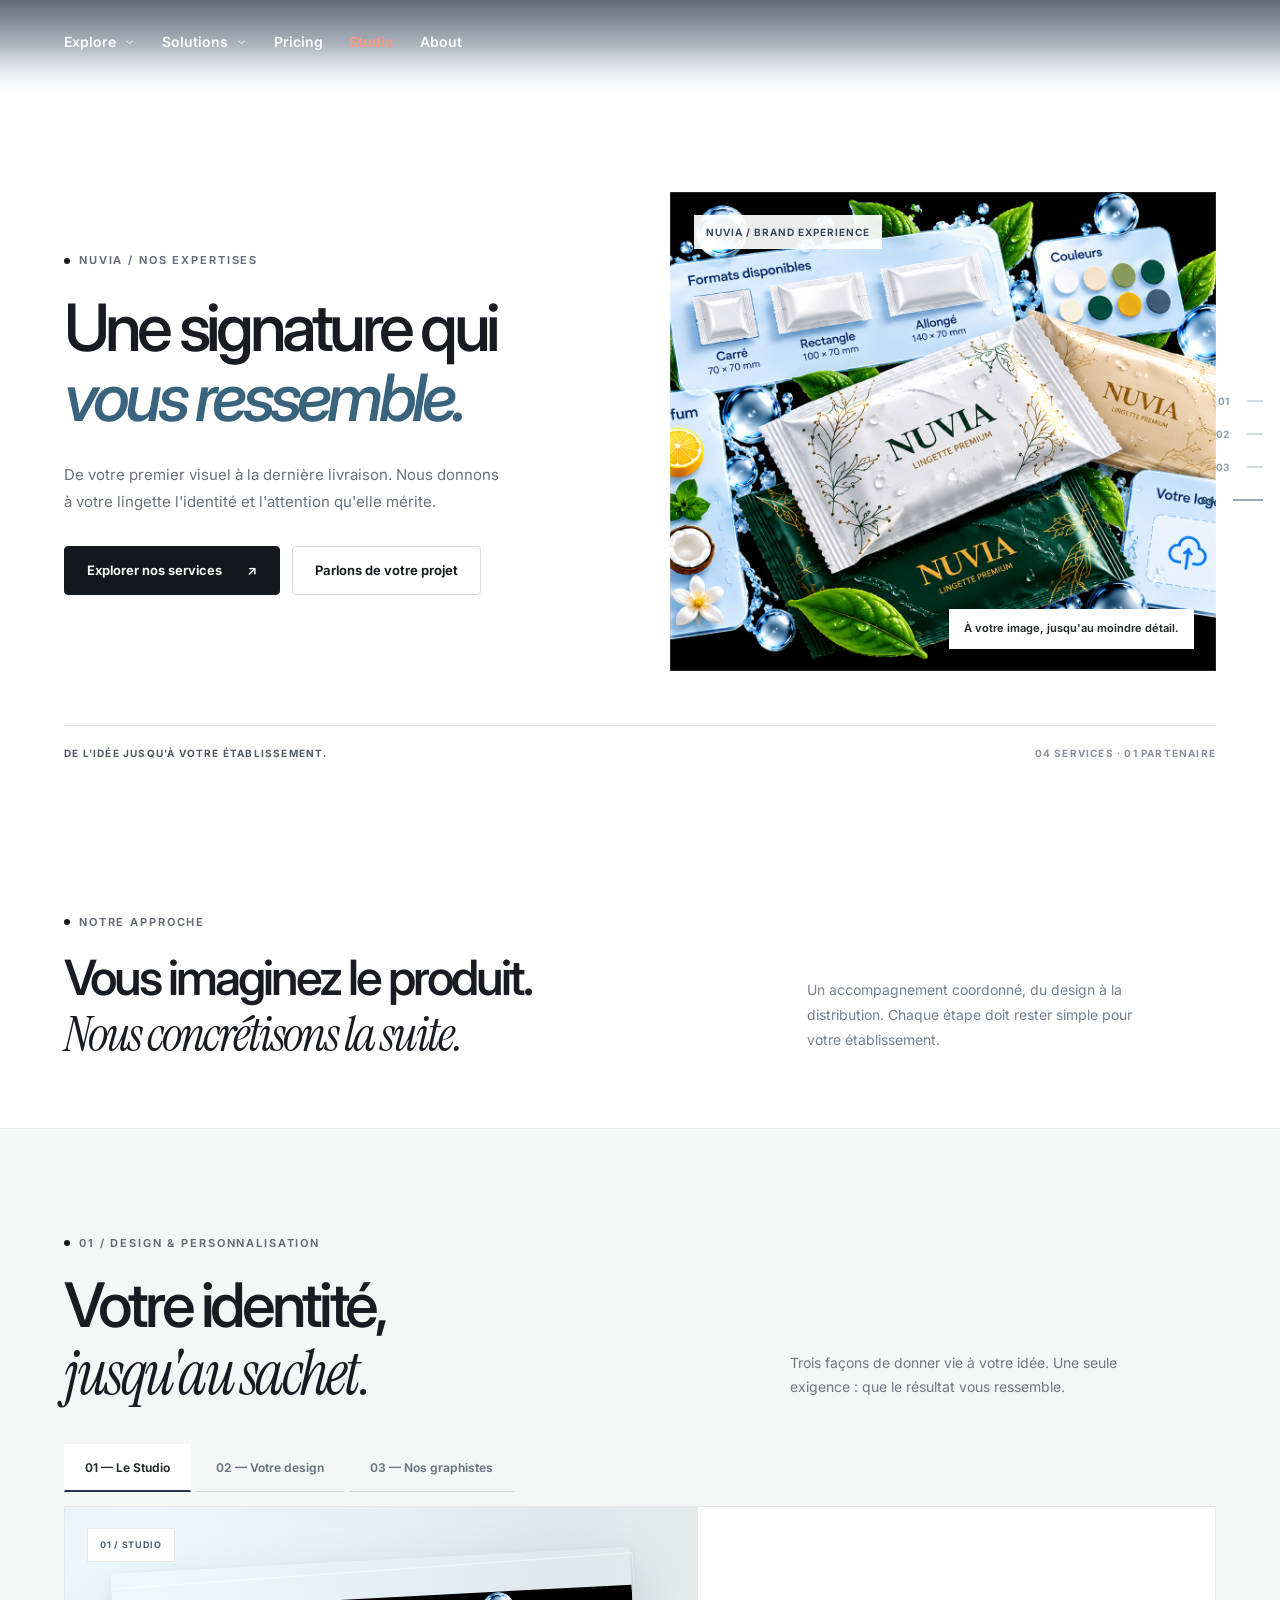
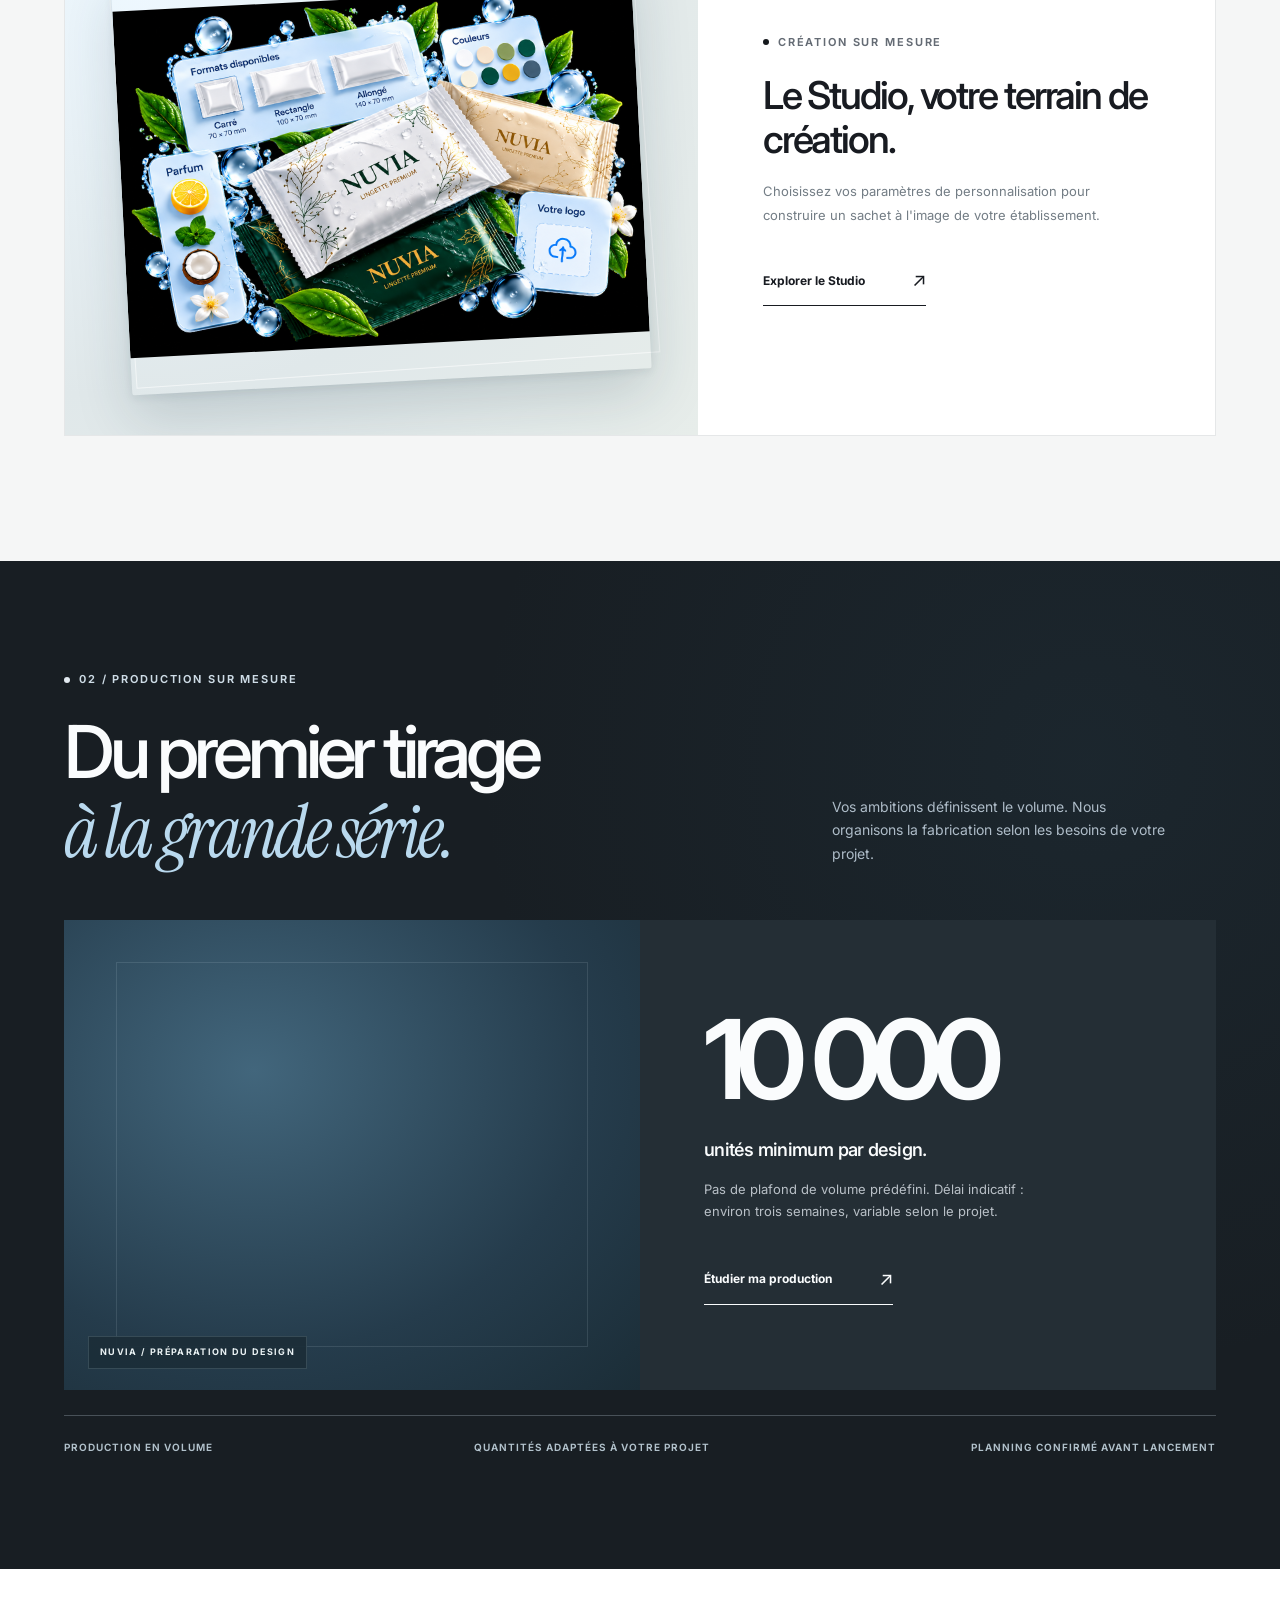
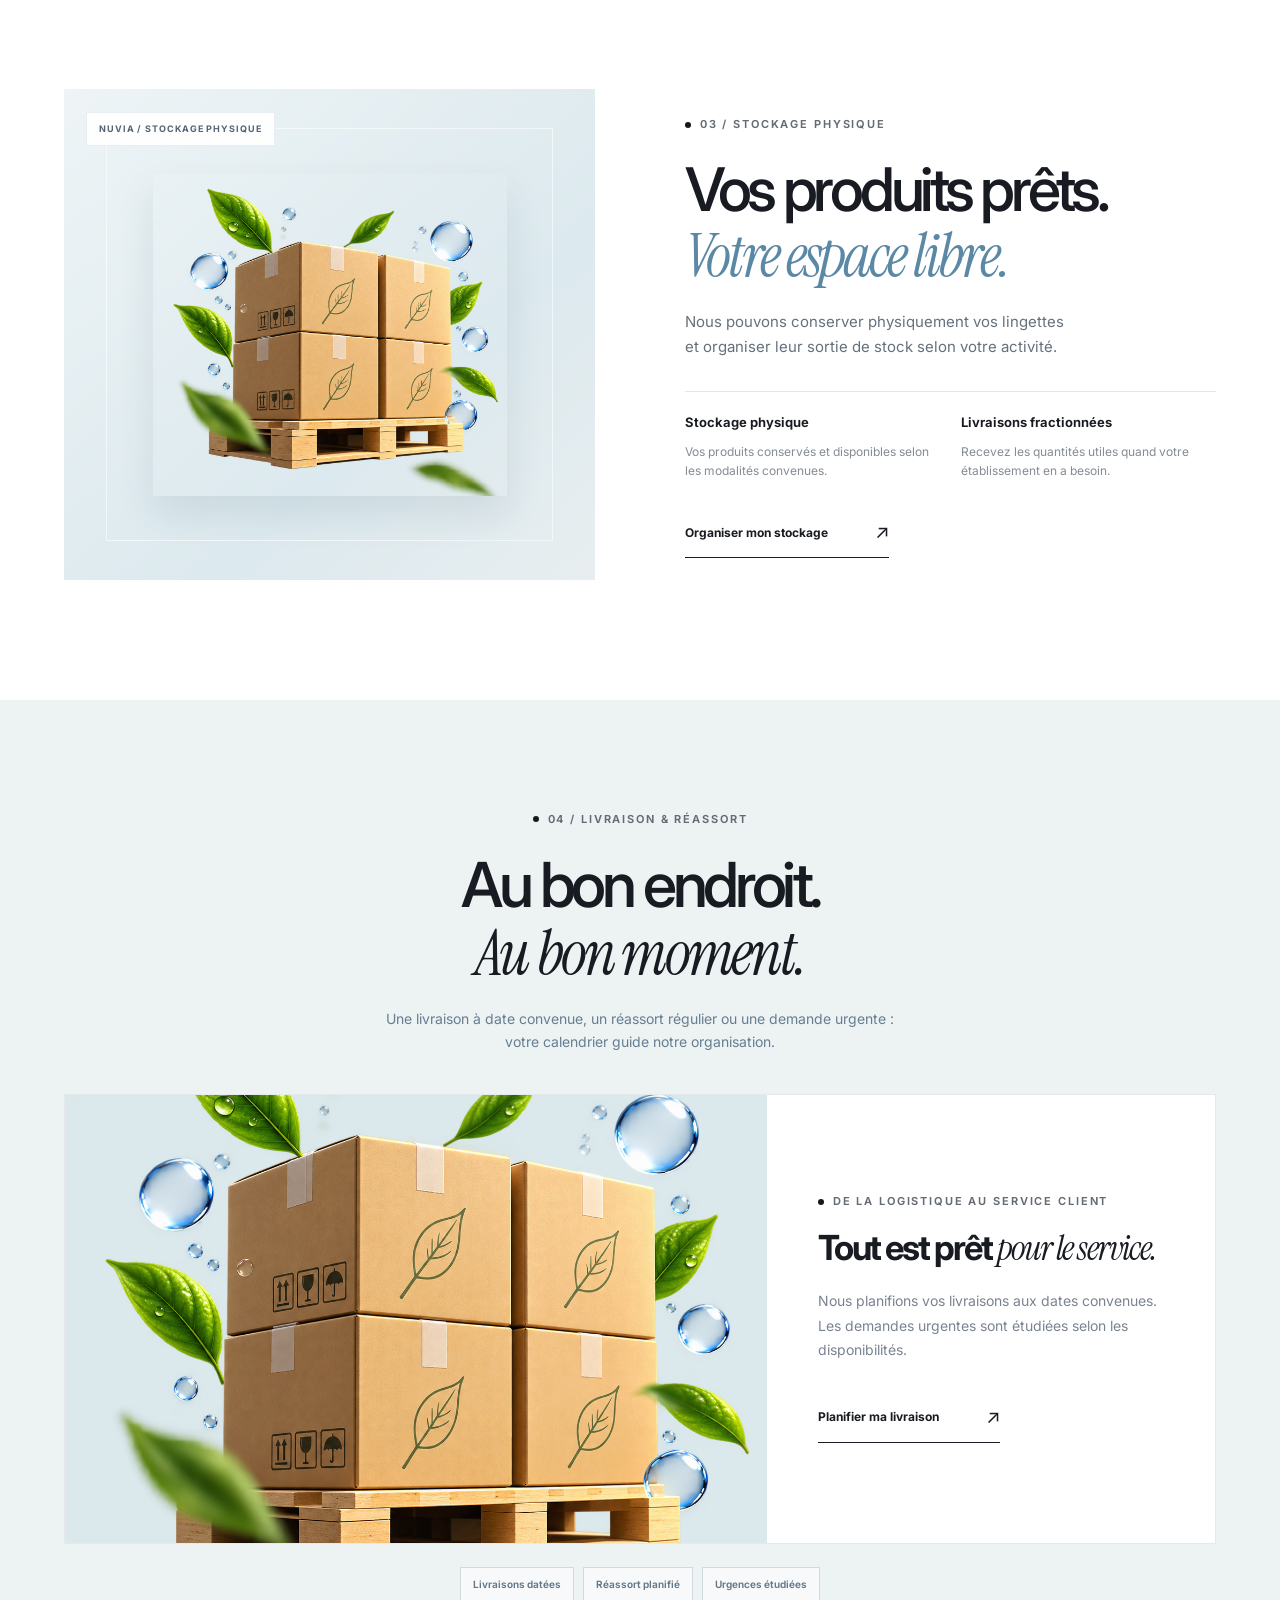
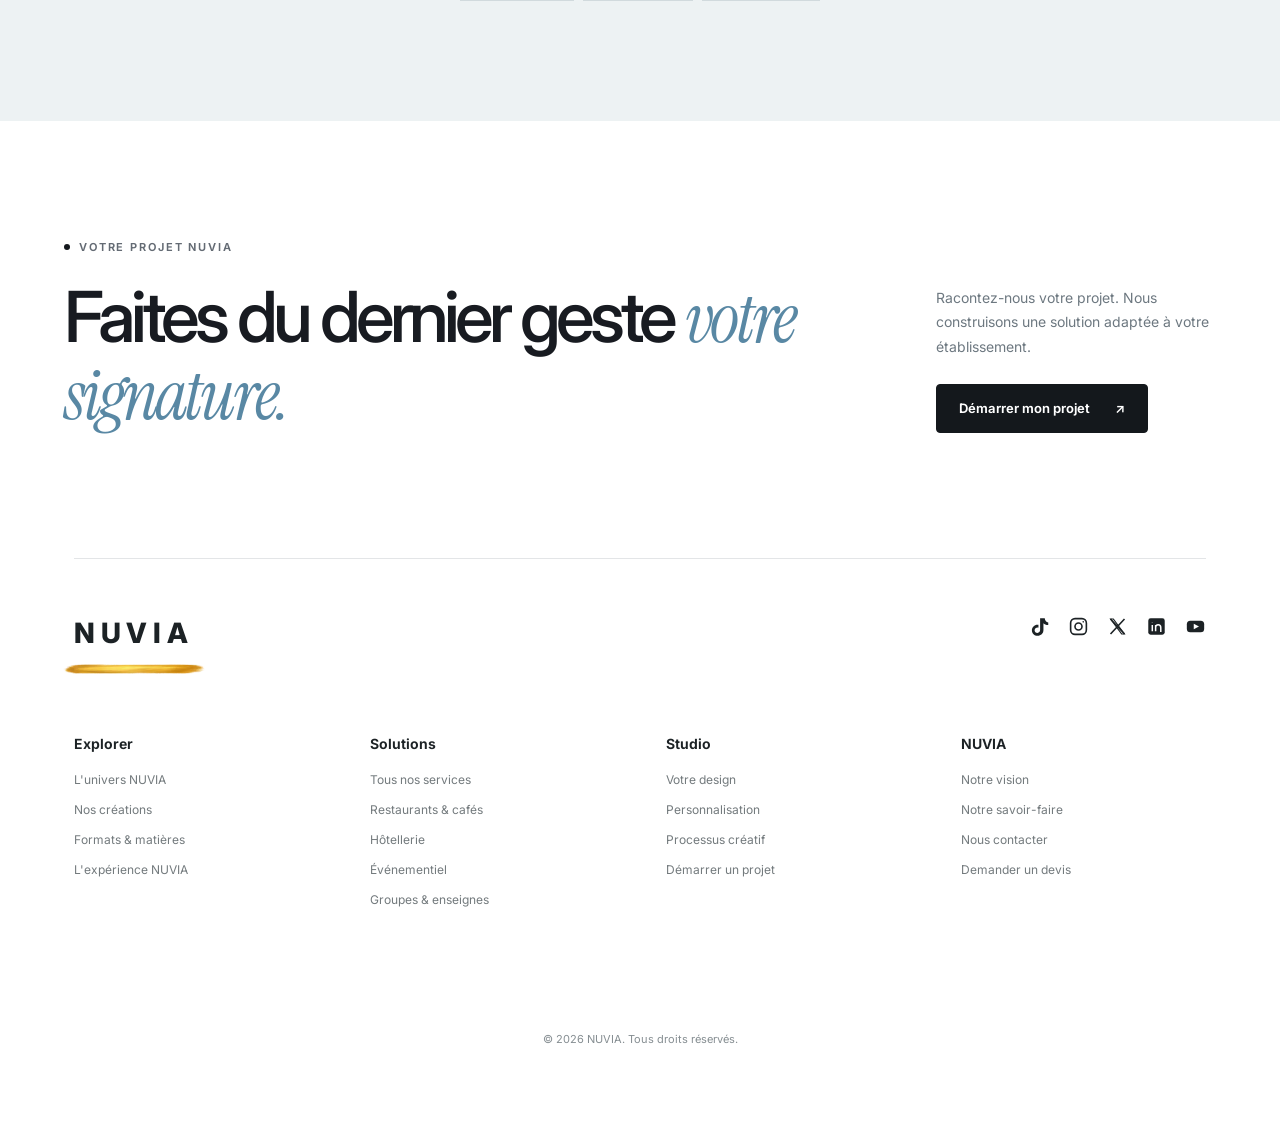
<file: services.html>
<!doctype html>
<html lang="fr">
<head>
<meta charset="utf-8">
<meta name="viewport" content="width=device-width,initial-scale=1">
<meta name="theme-color" content="#ffffff">
<meta name="description" content="NUVIA : design, personnalisation, production dès 10 000 unités par design, stockage physique et livraison de lingettes personnalisées.">
<title>Nos services | NUVIA</title>
<link rel="preconnect" href="https://fonts.googleapis.com">
<link rel="preconnect" href="https://fonts.gstatic.com" crossorigin>
<link rel="stylesheet" href="https://fonts.googleapis.com/css2?family=Inter:wght@400;500;600;700;800;900&family=Instrument+Serif:ital@0;1&display=swap">
<!-- Identical homepage navigation styles, not a redesigned menu -->
<link rel="stylesheet" href="./assets/nuvia-home-navbar-shared.css">
<link rel="stylesheet" href="./assets/nuvia-nav-panels-air.css?v=eda622e7">
<!-- Page Services styles only; no navigation overrides -->
<link rel="stylesheet" href="./nuvia-services-r7.css">
<!-- Refinements limited to page visuals; homepage navbar stays untouched -->
<link rel="stylesheet" href="./assets/nuvia-services-art-direction-r8.css">
<link rel="stylesheet" href="./assets/nuvia-mobile-inner-pages.css">
</head>
<body>
<div id="nv-nav-frost" aria-hidden="true"></div>
<div id="nuvia-react-navigation" aria-label="Navigation principale"><nav class="nv-nav" aria-label="Navigation"><ul class="nv-links"><li class="nv-navitem" tabindex="-1"><button type="button" aria-expanded="false"><span class="nv-nav-label">Explore</span><span class="nv-chevron"><svg viewBox="0 0 20 20" fill="none" stroke="currentColor" stroke-width="1.5"><path d="m5 7 5 5 5-5"/></svg></span></button><div class="nv-menu nv-menu--explore" role="region" aria-label="Menu Explore"><div class="nuvi-panel"><div class="nuvi-panel-column"><div class="nuvi-panel-group"><h3>À découvrir</h3><ul class="nuvi-panel-list"><li><a class="nuvi-panel-row" href="./index.html#hero" data-nuvi-art="./assets/carousel/nuvia-art-01.webp" data-nuvi-a="#42cce6" data-nuvi-b="#ffca63" data-nuvi-icon="universe"><span class="nuvi-panel-icon" aria-hidden="true"><svg viewBox="0 0 24 24" width="23" height="23" fill="none" stroke="currentColor" stroke-width="1.65" stroke-linecap="round" stroke-linejoin="round" aria-hidden="true"><g class="nuvi-icon-motion"><path d="m11 3 1.9 5.1L18 10l-5.1 1.9L11 17l-1.9-5.1L4 10l5.1-1.9L11 3Z"/></g><g class="nuvi-icon-detail"><path d="m19 3 .5 1.5L21 5l-1.5.5L19 7l-.5-1.5L17 5l1.5-.5L19 3ZM18 17l.7 1.3L20 19l-1.3.7L18 21l-.7-1.3L16 19l1.3-.7L18 17Z"/></g></svg></span><span class="nuvi-panel-copy"><strong>Pourquoi NUVIA ?</strong><small>Le détail qui fait toute la différence</small></span></a></li><li><a class="nuvi-panel-row" href="./index.html#nuvia-curved-gallery" data-nuvi-art="./assets/carousel/nuvia-art-04.webp" data-nuvi-a="#47ead1" data-nuvi-b="#fc9f5b" data-nuvi-icon="creations"><span class="nuvi-panel-icon" aria-hidden="true"><svg viewBox="0 0 24 24" width="23" height="23" fill="none" stroke="currentColor" stroke-width="1.65" stroke-linecap="round" stroke-linejoin="round" aria-hidden="true"><rect x="3" y="7" width="13.5" height="13" rx="2"/><g class="nuvi-icon-motion"><rect x="7.5" y="3.5" width="13.5" height="13" rx="2"/><circle cx="12.3" cy="8.2" r="1.2"/><path d="m9.5 14 3-3 2.2 1.8 2.2-2.3 2.1 2.4"/></g></svg></span><span class="nuvi-panel-copy"><strong>Nos gammes</strong><small>Lingettes, senteurs et finitions</small></span></a></li><li><a class="nuvi-panel-row" href="./etablissements.html#univers" data-nuvi-art="./assets/carousel/nuvia-art-07.webp" data-nuvi-a="#e9c4f4" data-nuvi-b="#ffac83" data-nuvi-icon="inspirations"><span class="nuvi-panel-icon" aria-hidden="true"><svg viewBox="0 0 24 24" width="23" height="23" fill="none" stroke="currentColor" stroke-width="1.65" stroke-linecap="round" stroke-linejoin="round" aria-hidden="true"><g class="nuvi-icon-motion"><path d="M9 18h6M10 21h4M8.7 16.5C7 15 6 12.8 6 10.5a6 6 0 1 1 12 0c0 2.3-1 4.5-2.7 6H8.7Z"/></g><g class="nuvi-icon-detail"><path d="M9.5 10a2.5 2.5 0 0 1 2.5-2.5"/></g></svg></span><span class="nuvi-panel-copy"><strong>Inspirations</strong><small>Une attention pensée pour chaque lieu</small></span></a></li><li><a class="nuvi-panel-row" href="#design" data-nuvi-art="./assets/nuvia-process/step-2.webp" data-nuvi-a="#afc0ef" data-nuvi-b="#fca77f" data-nuvi-icon="textures"><span class="nuvi-panel-icon" aria-hidden="true"><svg viewBox="0 0 24 24" width="23" height="23" fill="none" stroke="currentColor" stroke-width="1.65" stroke-linecap="round" stroke-linejoin="round" aria-hidden="true"><g class="nuvi-icon-motion"><path d="m3.5 8.5 8.5-5 8.5 5-8.5 5-8.5-5Z"/></g><g class="nuvi-icon-detail"><path d="m3.5 12.5 8.5 5 8.5-5M3.5 16.5l8.5 5 8.5-5"/></g></svg></span><span class="nuvi-panel-copy"><strong>Votre signature</strong><small>Un sachet à l’image de votre marque</small></span></a></li></ul></div></div><div class="nuvi-panel-picture nuvi-explore-picture"><div class="nuvi-panel-picture-surface" role="img" aria-label="Visuel de la collection NUVIA"></div></div></div></div></li><li class="nv-navitem" tabindex="-1"><button type="button" aria-expanded="false"><span class="nv-nav-label">Solutions</span><span class="nv-chevron"><svg viewBox="0 0 20 20" fill="none" stroke="currentColor" stroke-width="1.5"><path d="m5 7 5 5 5-5"/></svg></span></button><div class="nv-menu nv-menu--solutions" role="region" aria-label="Menu Solutions"><div class="nuvi-panel"><div class="nuvi-panel-column"><div class="nuvi-panel-group"><h3>Par établissement</h3><ul class="nuvi-panel-list"><li><a class="nuvi-panel-row" href="./etablissements.html#restaurants" data-nuvi-icon="restaurants"><span class="nuvi-panel-icon" aria-hidden="true"><svg viewBox="0 0 24 24" width="23" height="23" fill="none" stroke="currentColor" stroke-width="1.65" stroke-linecap="round" stroke-linejoin="round" aria-hidden="true"><path d="M4.5 9h13v4.5a6.5 6.5 0 0 1-13 0V9ZM17.5 10h1.3a2.8 2.8 0 0 1 0 5.6h-1.9M4 21h15"/><g class="nuvi-icon-motion"><path d="M8 3c-2 2.1 2 2.9 0 4.5M13 3c-2 2.1 2 2.9 0 4.5"/></g></svg></span><span class="nuvi-panel-copy"><strong>Restaurants & cafés</strong><small>Le dernier geste du service</small></span></a></li><li><a class="nuvi-panel-row" href="./etablissements.html#hotellerie" data-nuvi-icon="hotel"><span class="nuvi-panel-icon" aria-hidden="true"><svg viewBox="0 0 24 24" width="23" height="23" fill="none" stroke="currentColor" stroke-width="1.65" stroke-linecap="round" stroke-linejoin="round" aria-hidden="true"><rect x="5" y="3" width="14" height="18" rx="2"/><path d="M9.5 21v-5h5v5"/><g class="nuvi-icon-motion"><path d="M8 7h2m4 0h2M8 11h2m4 0h2"/></g></svg></span><span class="nuvi-panel-copy"><strong>Hôtellerie</strong><small>L'attention portée à chaque client</small></span></a></li><li><a class="nuvi-panel-row" href="./etablissements.html#evenementiel" data-nuvi-icon="event"><span class="nuvi-panel-icon" aria-hidden="true"><svg viewBox="0 0 24 24" width="23" height="23" fill="none" stroke="currentColor" stroke-width="1.65" stroke-linecap="round" stroke-linejoin="round" aria-hidden="true"><path d="m4 20 5-11 6 6-11 5Z"/><path d="m9 9 6 6"/><g class="nuvi-icon-motion"><path d="m15 4 1-2M19 9l2-1M13 7l2-2M19 3v2M20 13h2"/></g></svg></span><span class="nuvi-panel-copy"><strong>Événementiel</strong><small>Un souvenir personnalisé pour vos moments</small></span></a></li><li><a class="nuvi-panel-row" href="./etablissements.html#groupes" data-nuvi-icon="groups"><span class="nuvi-panel-icon" aria-hidden="true"><svg viewBox="0 0 24 24" width="23" height="23" fill="none" stroke="currentColor" stroke-width="1.65" stroke-linecap="round" stroke-linejoin="round" aria-hidden="true"><path d="M3 10h18v11H3V10ZM3 10l2-6h14l2 6M9 4v6M15 4v6M9 13v8m6-8v8"/><g class="nuvi-icon-motion"><path d="M3 10c1.5 1.8 4.5 1.8 6 0 1.5 1.8 4.5 1.8 6 0 1.5 1.8 4.5 1.8 6 0"/></g></svg></span><span class="nuvi-panel-copy"><strong>Groupes & enseignes</strong><small>Une signature cohérente à grande échelle</small></span></a></li></ul></div></div><div class="nuvi-panel-column nuvi-panel-column--divided"><div class="nuvi-panel-group"><h3>Nos services</h3><ul class="nuvi-panel-list"><li><a class="nuvi-panel-row" href="#design" data-nuvi-icon="print"><span class="nuvi-panel-icon" aria-hidden="true"><svg viewBox="0 0 24 24" width="23" height="23" fill="none" stroke="currentColor" stroke-width="1.65" stroke-linecap="round" stroke-linejoin="round" aria-hidden="true"><rect x="3" y="8" width="18" height="10" rx="2"/><path d="M7 8V3h10v5M6.5 18v3h11v-3M17.2 11.5h.2"/><g class="nuvi-icon-motion"><path d="M9 16h6M9 18.5h4"/></g></svg></span><span class="nuvi-panel-copy"><strong>Design & personnalisation</strong><small>Votre identité, notre savoir-faire</small></span></a></li><li><a class="nuvi-panel-row" href="#production" data-nuvi-icon="production"><span class="nuvi-panel-icon" aria-hidden="true"><svg viewBox="0 0 24 24" width="23" height="23" fill="none" stroke="currentColor" stroke-width="1.65" stroke-linecap="round" stroke-linejoin="round" aria-hidden="true"><rect x="3" y="12" width="8" height="8" rx="1"/><rect x="13" y="12" width="8" height="8" rx="1"/><path d="M7 12v8M17 12v8"/><g class="nuvi-icon-motion"><rect x="8" y="3" width="8" height="8" rx="1"/><path d="M12 3v8"/></g></svg></span><span class="nuvi-panel-copy"><strong>Production sur mesure</strong><small>Dès 10 000 unités par design</small></span></a></li><li><a class="nuvi-panel-row" href="#stockage" data-nuvi-icon="stocks"><span class="nuvi-panel-icon" aria-hidden="true"><svg viewBox="0 0 24 24" width="23" height="23" fill="none" stroke="currentColor" stroke-width="1.65" stroke-linecap="round" stroke-linejoin="round" aria-hidden="true"><path d="M3 8h18M3 16h18M4 21V4M20 21V4"/><rect x="6" y="4" width="4" height="4" rx=".6"/><rect x="12.5" y="4" width="5" height="4" rx=".6"/><rect x="6" y="12" width="5" height="4" rx=".6"/><g class="nuvi-icon-motion"><rect x="13" y="12" width="4.5" height="4" rx=".6"/></g></svg></span><span class="nuvi-panel-copy"><strong>Stockage & gestion des stocks</strong><small>Vos produits disponibles selon vos besoins</small></span></a></li><li><a class="nuvi-panel-row" href="#livraison" data-nuvi-icon="delivery"><span class="nuvi-panel-icon" aria-hidden="true"><svg viewBox="0 0 24 24" width="23" height="23" fill="none" stroke="currentColor" stroke-width="1.65" stroke-linecap="round" stroke-linejoin="round" aria-hidden="true"><path d="M3 8h11v10H3V8ZM14 11h4l3 4v3h-7"/><circle cx="7" cy="18.5" r="1.7"/><circle cx="17.5" cy="18.5" r="1.7"/><g class="nuvi-icon-motion"><path d="M5 4a6 6 0 0 1 10.5 1M16.5 2.8v3h-3"/></g></svg></span><span class="nuvi-panel-copy"><strong>Livraison & réassort</strong><small>Des livraisons adaptées à votre calendrier</small></span></a></li></ul></div></div><aside class="nuvi-panel-feature"><div class="nuvi-panel-feature-text"><strong>Une solution à votre image.</strong><p>Design, fabrication, stockage et livraison : toutes nos expertises sur une seule page.</p><a href="#services">Découvrir tous nos services <span aria-hidden="true">↗</span></a></div></aside></div></div></li><li class="nv-navitem" tabindex="-1"><button type="button" aria-expanded="false"><span class="nv-nav-label">Pricing</span></button></li><li class="nv-navitem nv-navitem--studio" tabindex="-1"><button type="button" data-href="./index.html#usage" aria-label="Studio — découvrir la personnalisation"><span class="nv-nav-label">Studio</span></button></li><li class="nv-navitem" tabindex="-1"><button type="button" aria-expanded="false"><span class="nv-nav-label">About</span></button></li></ul></nav></div>
<nav class="sn-side" aria-label="Aller directement à un service"><a href="#design" data-target="design" aria-current="location">01 <span>Design</span></a><a href="#production" data-target="production">02 <span>Production</span></a><a href="#stockage" data-target="stockage">03 <span>Stockage</span></a><a href="#livraison" data-target="livraison">04 <span>Livraison</span></a></nav>
<main id="services">
<section class="sn-hero" aria-labelledby="sn-hero-title">
<div class="sn-wrap">
 <div class="sn-hero-grid">
  <div class="sn-hero-copy sn-reveal">
   <span class="sn-eyebrow">NUVIA / NOS EXPERTISES</span>
   <h1 class="sn-headline sn-hero-title" id="sn-hero-title">Une signature qui <em>vous ressemble.</em></h1>
   <p>De votre premier visuel à la dernière livraison. Nous donnons à votre lingette l'identité et l'attention qu'elle mérite.</p>
   <div class="sn-hero-actions"><a class="sn-btn" href="#design">Explorer nos services <span aria-hidden="true">↗</span></a><a class="sn-btn sn-btn--border" href="./index.html#nv-contact-sequence">Parlons de votre projet</a></div>
  </div>
  <div class="sn-hero-stage sn-has-video sn-reveal">
   <video muted autoplay loop playsinline preload="metadata" poster="./assets/nuvia-process/step-2.webp" aria-label="Présentation du sachet personnalisé NUVIA">
    <source src="./assets/nuvia-packaging-loop.mp4" type="video/mp4">
   </video>
   <img class="sn-hero-poster" src="./assets/nuvia-process/step-2.png" alt="Sachets de lingettes NUVIA personnalisés" fetchpriority="high">
   <span class="sn-hero-label">NUVIA / BRAND EXPERIENCE</span><span class="sn-hero-note">À votre image, jusqu'au moindre détail.</span>
  </div>
 </div>
 <div class="sn-hero-bottom"><strong>DE L'IDÉE JUSQU'À VOTRE ÉTABLISSEMENT.</strong><span>04 SERVICES · 01 PARTENAIRE</span></div>
</div>
</section>
<section class="sn-manifesto" aria-labelledby="sn-manifesto-title">
 <div class="sn-wrap sn-manifesto-inner">
  <div class="sn-reveal"><span class="sn-eyebrow">NOTRE APPROCHE</span><h2 id="sn-manifesto-title">Vous imaginez le produit.<br><em class="sn-serif">Nous concrétisons la suite.</em></h2></div>
  <p>Un accompagnement coordonné, du design à la distribution. Chaque étape doit rester simple pour votre établissement.</p>
 </div>
</section>
<section class="sn-design" id="design" aria-labelledby="sn-design-title">
 <div class="sn-wrap">
  <header class="sn-design-head">
   <div class="sn-reveal"><span class="sn-eyebrow">01 / DESIGN & PERSONNALISATION</span><h2 class="sn-headline" id="sn-design-title">Votre identité,<br><em class="sn-serif">jusqu'au sachet.</em></h2></div>
   <p>Trois façons de donner vie à votre idée. Une seule exigence : que le résultat vous ressemble.</p>
  </header>
  <div class="sn-design-tabs" role="tablist" aria-label="Choisir son accompagnement graphique">
   <button type="button" role="tab" id="sn-tab-0" aria-controls="sn-demo-panel" aria-selected="true" tabindex="0">01 — Le Studio</button>
   <button type="button" role="tab" id="sn-tab-1" aria-controls="sn-demo-panel" aria-selected="false" tabindex="-1">02 — Votre design</button>
   <button type="button" role="tab" id="sn-tab-2" aria-controls="sn-demo-panel" aria-selected="false" tabindex="-1">03 — Nos graphistes</button>
  </div>
  <div class="sn-demo" id="sn-demo-panel" role="tabpanel" aria-labelledby="sn-tab-0">
   <div class="sn-demo-visual">
    <span class="sn-demo-label" id="sn-demo-label">01 / STUDIO</span>
    <img id="sn-demo-photo" src="./assets/nuvia-process/step-2.png" alt="Sachets NUVIA : formats, couleurs et personnalisation" loading="lazy">
   </div>
   <div class="sn-demo-copy" aria-live="polite">
    <span class="sn-eyebrow">CRÉATION SUR MESURE</span>
    <h3 id="sn-demo-title">Le Studio, votre terrain de création.</h3>
    <p id="sn-demo-text">Choisissez vos paramètres de personnalisation pour construire un sachet à l'image de votre établissement.</p>
    <a class="sn-link" id="sn-demo-cta" href="./index.html#usage">Explorer le Studio <span aria-hidden="true">↗</span></a>
   </div>
  </div>
 </div>
</section>
<section class="sn-production" id="production" aria-labelledby="sn-prod-title">
 <div class="sn-wrap">
  <header class="sn-prod-head">
   <div class="sn-reveal"><span class="sn-eyebrow sn-eyebrow--inverse">02 / PRODUCTION SUR MESURE</span><h2 class="sn-headline" id="sn-prod-title">Du premier tirage<br><em class="sn-serif">à la grande série.</em></h2></div>
   <p>Vos ambitions définissent le volume. Nous organisons la fabrication selon les besoins de votre projet.</p>
  </header>
  <div class="sn-prod-display">
   <div class="sn-prod-image">
    <img src="./assets/nuvia-process/step-3.png" alt="Visuel du design NUVIA validé avant production" loading="lazy">
    <small>NUVIA / PRÉPARATION DU DESIGN</small>
   </div>
   <div class="sn-prod-count">
    <strong>10 000</strong>
    <h3>unités minimum par design.</h3>
    <p>Pas de plafond de volume prédéfini. Délai indicatif : environ trois semaines, variable selon le projet.</p>
    <a class="sn-link" href="./index.html#nv-contact-sequence">Étudier ma production <span aria-hidden="true">↗</span></a>
   </div>
  </div>
  <div class="sn-prod-meta"><span>PRODUCTION EN VOLUME</span><span>QUANTITÉS ADAPTÉES À VOTRE PROJET</span><span>PLANNING CONFIRMÉ AVANT LANCEMENT</span></div>
 </div>
</section>
<section class="sn-storage" id="stockage" aria-labelledby="sn-stock-title">
 <div class="sn-wrap sn-storage-grid">
  <div class="sn-storage-image sn-reveal">
   <img src="./assets/nuvia-process/step-4.png" alt="Cartons NUVIA regroupés sur palette pour stockage" loading="lazy">
   <span class="sn-storage-badge">NUVIA / STOCKAGE PHYSIQUE</span>
  </div>
  <div class="sn-storage-copy sn-reveal">
   <span class="sn-eyebrow">03 / STOCKAGE PHYSIQUE</span>
   <h2 class="sn-headline" id="sn-stock-title">Vos produits prêts.<br><em class="sn-serif">Votre espace libre.</em></h2>
   <p class="sn-text">Nous pouvons conserver physiquement vos lingettes et organiser leur sortie de stock selon votre activité.</p>
   <div class="sn-storage-features">
    <div><b>Stockage physique</b><p>Vos produits conservés et disponibles selon les modalités convenues.</p></div>
    <div><b>Livraisons fractionnées</b><p>Recevez les quantités utiles quand votre établissement en a besoin.</p></div>
   </div>
   <a class="sn-link" href="./index.html#nv-contact-sequence">Organiser mon stockage <span aria-hidden="true">↗</span></a>
  </div>
 </div>
</section>
<section class="sn-delivery" id="livraison" aria-labelledby="sn-delivery-title">
 <div class="sn-wrap">
  <header class="sn-delivery-header sn-reveal">
   <span class="sn-eyebrow">04 / LIVRAISON & RÉASSORT</span>
   <h2 class="sn-headline" id="sn-delivery-title">Au bon endroit.<br><em class="sn-serif">Au bon moment.</em></h2>
   <p>Une livraison à date convenue, un réassort régulier ou une demande urgente : votre calendrier guide notre organisation.</p>
  </header>
  <div class="sn-delivery-scene">
   <div class="sn-delivery-media sn-has-video">
    <video muted autoplay loop playsinline preload="metadata" poster="./assets/nuvia-process/step-4.webp" aria-label="Expérience NUVIA en établissement">
     <source src="./assets/nuvia-restaurant-pingpong.mp4" type="video/mp4">
    </video>
    <img src="./assets/nuvia-process/step-4.png" alt="Colis NUVIA pour livraison et réassort" loading="lazy">
   </div>
   <div class="sn-delivery-scene-copy">
    <span class="sn-eyebrow">DE LA LOGISTIQUE AU SERVICE CLIENT</span>
    <h3>Tout est prêt <em class="sn-serif">pour le service.</em></h3>
    <p>Nous planifions vos livraisons aux dates convenues. Les demandes urgentes sont étudiées selon les disponibilités.</p>
    <a class="sn-link" href="./index.html#nv-contact-sequence">Planifier ma livraison <span aria-hidden="true">↗</span></a>
   </div>
  </div>
  <div class="sn-delivery-meta"><span>Livraisons datées</span><span>Réassort planifié</span><span>Urgences étudiées</span></div>
 </div>
</section>
<section class="sn-finale" aria-labelledby="sn-finale-title">
 <div class="sn-wrap sn-finale-inner">
  <div class="sn-reveal"><span class="sn-eyebrow">VOTRE PROJET NUVIA</span><h2 class="sn-headline" id="sn-finale-title">Faites du dernier geste <em class="sn-serif">votre signature.</em></h2></div>
  <aside><p>Racontez-nous votre projet. Nous construisons une solution adaptée à votre établissement.</p><a class="sn-btn" href="./index.html#nv-contact-sequence">Démarrer mon projet <span aria-hidden="true">↗</span></a></aside>
 </div>
</section>
</main>
<footer id="nv-site-footer" aria-label="Pied de page NUVIA">
  <div class="nvsf-card">
        <div class="nvsf-top-rule" aria-hidden="true"></div>
        <div class="nvsf-intro">
          <div class="nvsf-identity">
            <a class="nvsf-wordmark" href="./index.html" aria-label="NUVIA — Accueil">NUVIA</a>
          </div>
          <div class="nvsf-socials" role="img" aria-label="Réseaux sociaux Nuvia : profils à renseigner">
            <span class="nvsf-social-icon" aria-hidden="true"><svg viewBox="0 0 24 24"><path d="M15 2.6h3c.2 2.3 1.6 4.4 4 4.8v3c-2.6-.1-4.4-.9-5.5-2.1v7.8c0 4-2.8 6.6-6.7 6.6-3.6 0-6.5-2.8-6.5-6.4 0-3.9 3.4-7 7.5-6.3v3.3c-2.1-.6-4.4.9-4.4 3 0 1.8 1.4 3 3.3 3 1.8 0 3-1.4 3-3.2V2.6H15Z" fill="currentColor" stroke="none"/></svg></span>
            <span class="nvsf-social-icon" aria-hidden="true"><svg viewBox="0 0 24 24"><rect x="3" y="3" width="18" height="18" rx="5"/><circle cx="12" cy="12" r="4"/><circle cx="17.4" cy="6.7" r=".9" fill="currentColor" stroke="none"/></svg></span>
            <span class="nvsf-social-icon" aria-hidden="true"><svg viewBox="0 0 24 24"><path d="M4 3.5 20 20.5M20 3.5 4 20.5"/><path d="M7.3 3.5H4l12.7 17H20Z" fill="none" stroke-width="1.2"/></svg></span>
            <span class="nvsf-social-icon" aria-hidden="true"><svg viewBox="0 0 24 24"><rect x="2.6" y="2.6" width="18.8" height="18.8" rx="2.7" fill="currentColor" stroke="none"/><path d="M7.2 10.3v7M7.2 7.2v.2m3.8 9.9v-7m0 2.9c0-2.4 1.3-3.2 2.9-3.2 1.8 0 3 1.2 3 3.3v4.9" stroke="#fff" stroke-width="1.7"/></svg></span>
            <span class="nvsf-social-icon" aria-hidden="true"><svg viewBox="0 0 24 24"><rect x="2.1" y="5.4" width="19.8" height="13.2" rx="4" fill="currentColor" stroke="none"/><path d="m10 8.8 6 3.2-6 3.2Z" fill="#fff" stroke="none"/></svg></span>
          </div>
        </div>
        <nav class="nvsf-navigation" aria-label="Navigation de pied de page">
          <div class="nvsf-column">
            <h2>Explorer</h2>
            <a href="./index.html#hero">L'univers NUVIA</a>
            <a href="./index.html#nuvia-curved-gallery">Nos créations</a>
            <a href="./index.html#usage">Formats &amp; matières</a>
            <a href="./index.html#nv-journey">L'expérience NUVIA</a>
          </div>
          <div class="nvsf-column">
            <h2>Solutions</h2>
            <a href="#services">Tous nos services</a>
            <a href="./etablissements.html#restaurants">Restaurants &amp; cafés</a>
            <a href="./etablissements.html#hotellerie">Hôtellerie</a>
            <a href="./etablissements.html#evenementiel">Événementiel</a>
            <a href="./etablissements.html#groupes">Groupes &amp; enseignes</a>
          </div>
          <div class="nvsf-column">
            <h2>Studio</h2>
            <a href="./index.html#usage">Votre design</a>
            <a href="./index.html#usage">Personnalisation</a>
            <a href="./index.html#nv-journey">Processus créatif</a>
            <a href="./index.html#nv-contact-sequence">Démarrer un projet</a>
          </div>
          <div class="nvsf-column">
            <h2>NUVIA</h2>
            <a href="./index.html#hero">Notre vision</a>
            <a href="./index.html#usage">Notre savoir-faire</a>
            <a href="./index.html#nv-contact-sequence">Nous contacter</a>
            <a href="./index.html#nv-contact-sequence">Demander un devis</a>
          </div>
        </nav>
        <div class="nvsf-bottom">
          <p>© 2026 NUVIA. Tous droits réservés.</p>
        </div>
      </div>
</footer>
<script id="nuvi-editorial-menu-images">
(function(){
  'use strict';
  var root=document.getElementById('nuvia-react-navigation');
  if(!root)return;
  var menuNames=['explore'];
  menuNames.forEach(function(name){
    var menu=root.querySelector('.nv-menu--'+name);
    if(!menu)return;
    var stage=menu.querySelector('.nuvi-panel-picture-surface');
    if(!stage)return;
    var links=Array.prototype.slice.call(menu.querySelectorAll('.nuvi-panel-row[data-nuvi-art]'));
    if(!links.length)return;
    stage.classList.add('nuvi-editorial-art-stage');
    var artStack=document.createElement('span');
    artStack.className='nuvi-editorial-art-stack';
    artStack.setAttribute('aria-hidden','true');
    stage.appendChild(artStack);
    // Seamless video for the first Explore item; other items keep their images.
    var universeFilm=document.createElement('video');
    universeFilm.className='nuvi-universe-menu-film';
    universeFilm.muted=true;universeFilm.loop=true;universeFilm.playsInline=true;
    universeFilm.setAttribute('muted','');universeFilm.setAttribute('playsinline','');
    universeFilm.preload='none';
    universeFilm.src='./assets/video/NUVIA_UNIVERS_BOUCLE_CORRIGEE.mp4';
    universeFilm.addEventListener('error',function(){universeFilm.classList.remove('is-visible');});
    universeFilm.addEventListener('loadeddata',function(){if(selected===0)universeFilm.classList.add('is-visible');});
    stage.appendChild(universeFilm);
    function syncUniverseFilm(index){
      if(index===0){
        if(universeFilm.readyState>=2)universeFilm.classList.add('is-visible');
        var play=universeFilm.play();if(play&&play.catch)play.catch(function(){universeFilm.classList.remove('is-visible');});
      }else{
        universeFilm.classList.remove('is-visible');universeFilm.pause();
      }
    }

    var selected=-1,revision=0;
    function show(index){
      if(index===selected||index<0||index>=links.length)return;
      selected=index;
      syncUniverseFilm(index);
      var seq=++revision,link=links[index];
      var url=link.getAttribute('data-nuvi-art');
      stage.setAttribute('aria-label','Univers visuel : '+link.querySelector('strong').textContent);
      var img=new Image();
      img.className='nuvi-editorial-art-image';
      img.alt='';img.decoding='async';
      var settled=false;
      function ready(){
        if(settled)return;settled=true;
        if(seq!==revision)return;
        artStack.appendChild(img);
        // Flush layout so opacity interpolates even after cached image loads.
        img.getBoundingClientRect();
        img.classList.add('nuvi-editorial-art-visible');
        Array.prototype.slice.call(artStack.children).forEach(function(el){
          if(el===img)return;
          el.classList.remove('nuvi-editorial-art-visible');
          window.setTimeout(function(){if(el.parentNode)el.parentNode.removeChild(el);},430);
        });
      }
      img.onload=ready;
      img.onerror=function(){
        if(seq!==revision)return;
        // Preserve the colorful gradient rather than showing a broken image.
        stage.classList.add('nuvi-editorial-image-unavailable');
      };
      stage.classList.remove('nuvi-editorial-image-unavailable');
      img.src=url;
      if(img.complete&&img.naturalWidth)ready();
    }
    links.forEach(function(link,index){
      link.addEventListener('pointerenter',function(){show(index);},{passive:true});
      link.addEventListener('focus',function(){show(index);});
    });
    menu.addEventListener('pointerleave',function(){show(0);},{passive:true});
    show(0);
  });
})();
</script>
<script id="nav-preview-script">(function(){
var root=document.getElementById('nuvia-react-navigation');
if(!root)return;
var items=Array.prototype.slice.call(root.querySelectorAll('.nv-navitem'));
var hoverCapable=window.matchMedia('(hover: hover) and (pointer: fine)');
function setOpen(active){items.forEach(function(it){var on=it===active;it.dataset.open=on?'true':'false';var b=it.querySelector('button');if(b&&it.querySelector('.nv-menu'))b.setAttribute('aria-expanded',on?'true':'false');});}
items.forEach(function(it){
 var menu=it.querySelector('.nv-menu');
 var btn=it.querySelector('button');
 if(!btn)return;
 it.addEventListener('pointerenter',function(e){if(hoverCapable.matches&&e.pointerType!=='touch')setOpen(menu?it:null);});
 it.addEventListener('pointerleave',function(e){if(hoverCapable.matches&&e.pointerType!=='touch')setOpen(null);});
 btn.addEventListener('click',function(){
  if(!menu){if(btn.dataset.href)location.href="./index.html"+btn.dataset.href;return;}
  // Hover has already expanded the panel on desktop. Clicking must not close it.
  setOpen(hoverCapable.matches?it:(it.dataset.open==='true'?null:it));
 });
});
root.querySelectorAll('.nv-menu a').forEach(function(link){
 link.addEventListener('click',function(){setOpen(null);}); // keep native navigation
});
document.addEventListener('keydown',function(e){if(e.key==='Escape')setOpen(null);});
document.addEventListener('click',function(e){if(!e.target.closest('#nuvia-react-navigation'))setOpen(null);});
})();</script>
<script defer src="./nuvia-services-r7.js"></script>
<script defer src="./assets/nuvia-mobile-inner-pages.js"></script>
</body></html>
</file>
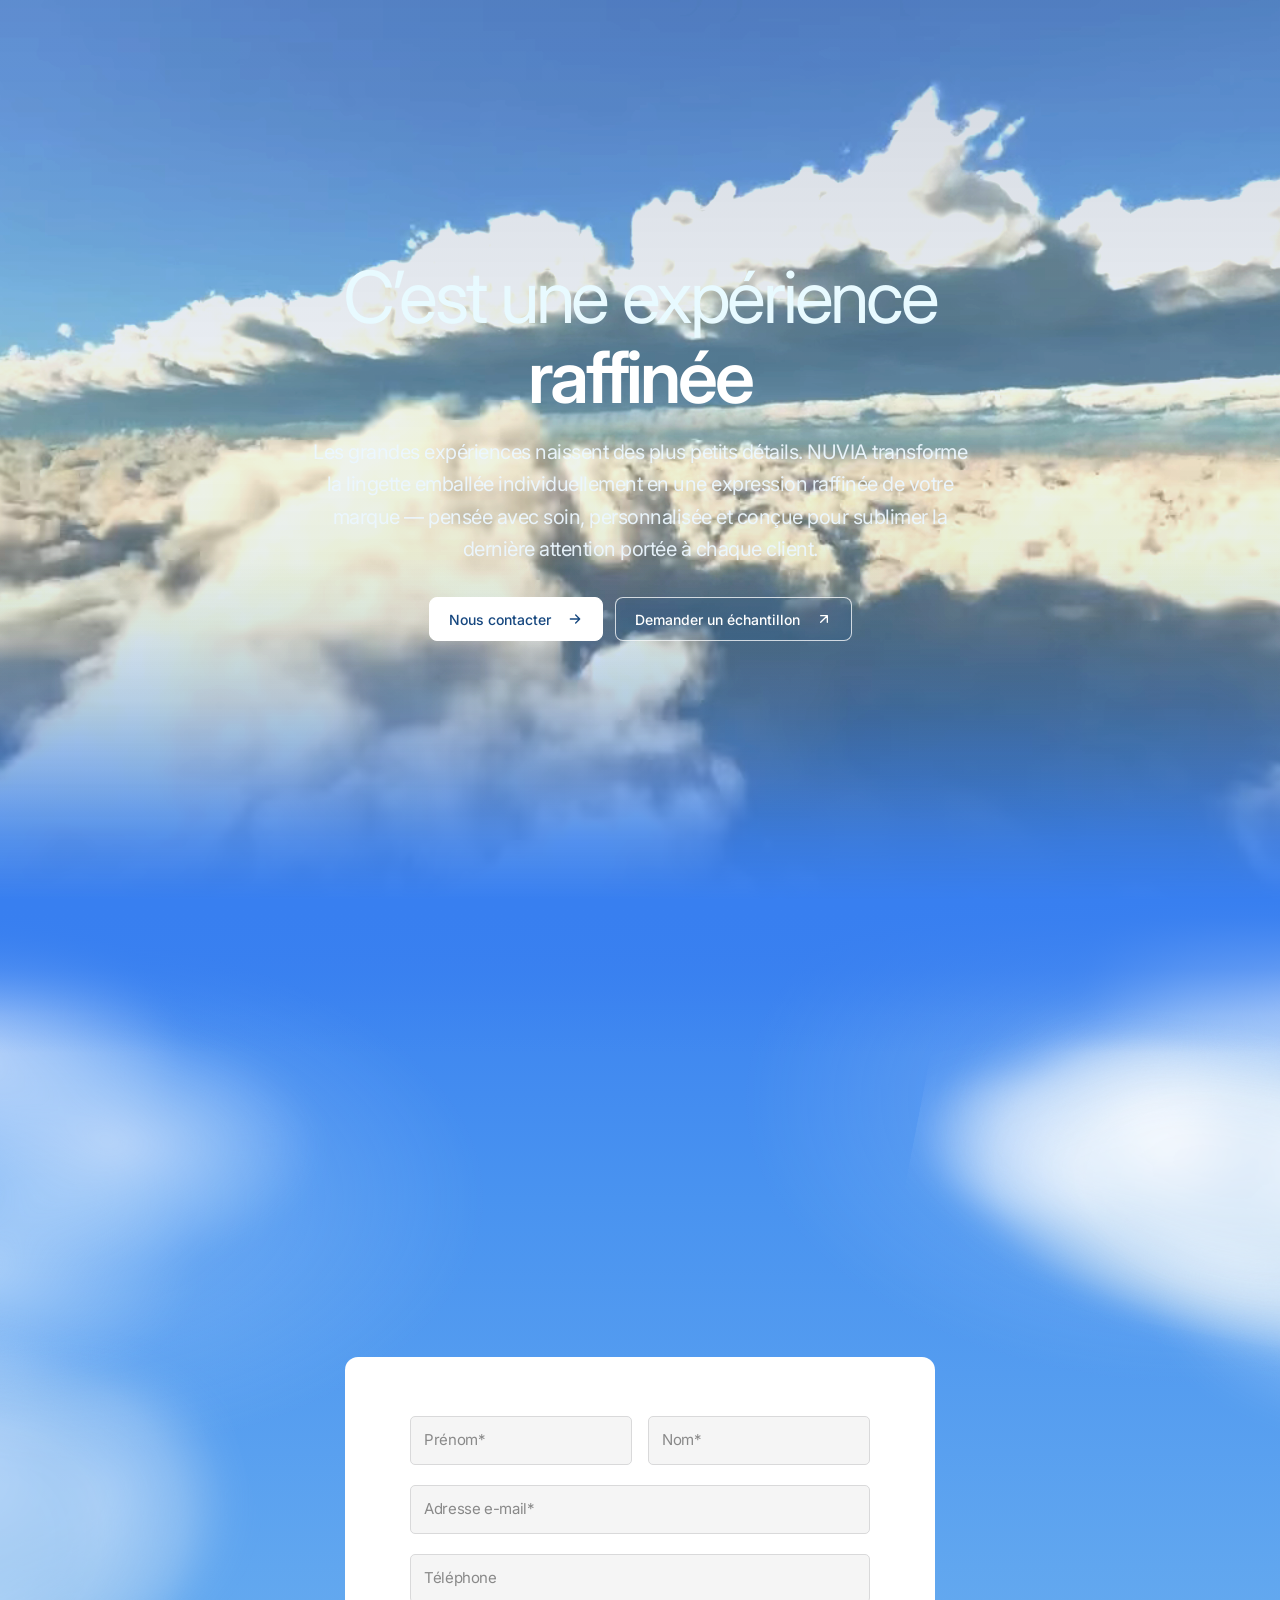
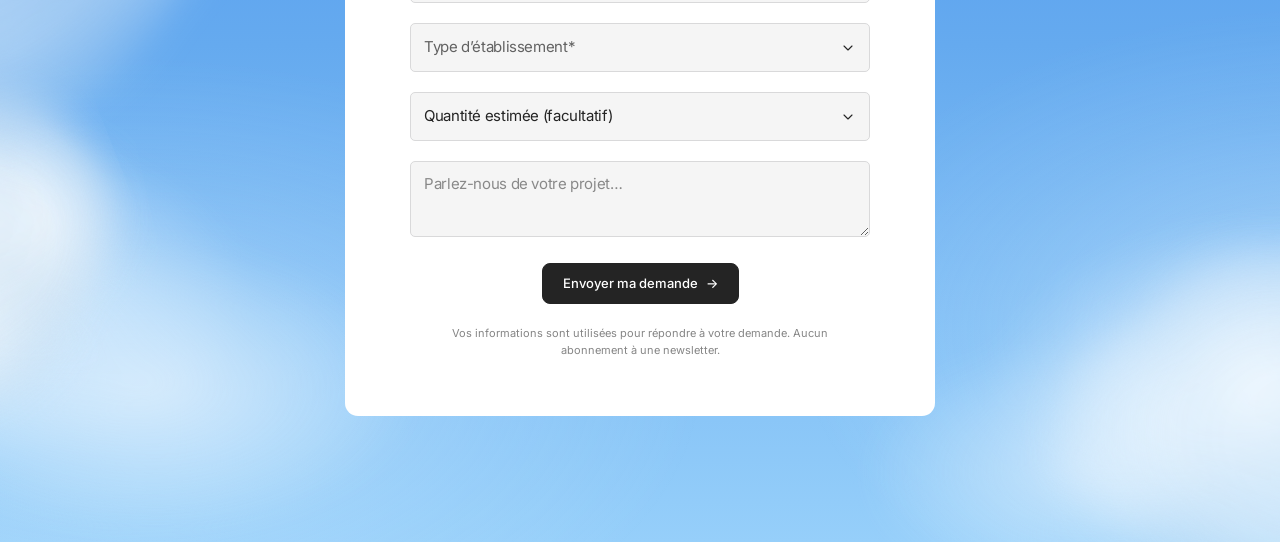
<file: teaser.html>
<!doctype html>
<html lang="fr">
<head>
<meta charset="utf-8">
<meta name="viewport" content="width=device-width,initial-scale=1">
<title>NUVIA — Aperçu vidéo et contact</title>
<meta name="robots" content="noindex,nofollow">
<meta name="description" content="NUVIA — aperçu vidéo et formulaire de contact.">
<link rel="preconnect" href="https://fonts.googleapis.com">
<link rel="preconnect" href="https://fonts.gstatic.com" crossorigin>
<link rel="stylesheet" href="https://fonts.googleapis.com/css2?family=Anton&family=Caveat:wght@400;500&family=Instrument+Serif:ital@0;1&family=Inter:wght@400;500;900&display=swap">
<style>
/* ============================================================
   Systeme Air, applique depuis leur DESIGN.md.
   Control -> Inter · Control Compressed -> Anton · Cursive -> Caveat
   Aucune ombre, aucune elevation. Signal Blue reserve aux liens.
   Mesures relevees au DOM sur air.inc et vanmoof.com/fr-FR, 23 aout 2026.
   ============================================================ */
:root{
  --whiteout:#ffffff; --haze:#f5f5f5; --ink:#1b1b1b;
  --black-void:#000000; --twilight-blue:#426188; --signal-blue:#2b7fff;

  --font-control:"Inter",ui-sans-serif,system-ui,-apple-system,"Segoe UI",sans-serif;
  --font-compressed:"Anton","Inter",sans-serif;
  --font-cursive:"Caveat","Inter",cursive;
  --font-mark:"Instrument Serif",Georgia,"Times New Roman",serif;

  --text-caption:13px; --text-body:16px; --text-subheading:20px;
  --text-heading:32px; --text-heading-lg:56px;

  --s4:4px; --s8:8px; --s12:12px; --s16:16px; --s20:20px; --s24:24px;
  --s32:32px; --s48:48px; --s64:64px; --s80:80px; --s120:120px;

  --page:1150px; --nav-h:72px;
  --r-inputs:4px; --r-buttons:8px; --r-images:11px; --r-cards:12px; --r-pills:9999px;

  --ease-vm:cubic-bezier(.4,0,.2,1);
  --ease-io:cubic-bezier(.42,0,.58,1);

  /* barre : 600px a 1920 (leur reference), puis 31,25vw, plafond 760 */
  --tb-w:600px; --k:1;

  /* la lingette premium : un blanc de fibre, et un or a trois valeurs —
     un fil brode n'est jamais d'une seule couleur, il accroche la lumiere
     sur le dessus et reste sombre dans le creux de la torsade */
  --fibre:#FBF9F5;
  --fibre-creux:#EFEAE1;
  --encre:#2A2621;
  --or-clair:#EAD3A0;
  --or:#BE9A4A;
  --or-creux:#8A6A26;
}

/* rien ne se selectionne : ni glisser-selectionner, ni appui long */
*{ -webkit-user-select:none; -moz-user-select:none; user-select:none;
   -webkit-touch-callout:none; }
input,textarea,select,option{ -webkit-user-select:text; -moz-user-select:text; user-select:text; }

/* la gouttiere de defilement reste reservee : la page ne saute pas
   quand on bloque le defilement */
html{scrollbar-gutter:stable}
body[data-lock="true"]{overflow:hidden}
*,*::before,*::after{box-sizing:border-box}
html{scroll-behavior:smooth}
body{
  margin:0; background:#1f6fd0; color:var(--whiteout);
  font:500 var(--text-body)/1.5 var(--font-control);
  -webkit-font-smoothing:antialiased; overflow-x:hidden;
}
img{display:block;max-width:100%}

/* le ciel : canvas plein ecran, FIXE — il ne defile jamais */
#sky{position:fixed;inset:0;width:100%;height:100%;z-index:0;display:block}
main{position:relative;z-index:2}

/* la lingette : deux plans, un DERRIERE le texte et un DEVANT.
   Elle bascule de l'un a l'autre selon sa profondeur, comme un objet
   qui passe reellement devant vous. */
.cloth{position:fixed;inset:0;width:100%;height:100%;pointer-events:none;display:block}
#clothBack{z-index:1}
#clothFront{z-index:4}

/* ============================================================
   TOPBAR — geometrie relevee au DOM sur vanmoof.com/fr-FR :
   nav top:16px, padding 0 4px, bulle 600x56 fermee, rayon 4px,
   fond linear-gradient(135deg, .5 -> .3), backdrop blur(30px),
   bord en degrade (leur utilitaire gradient-border).
   Barre : 40px de haut, padding 16px 16px 0.
   Ouverture : height 500ms, sans delai.
   Fermeture : height 800ms APRES 500ms (le contenu sort d'abord).
   Contenu : y -50px + opacite, 500ms, delai 500ms a l'entree, 0 a la sortie.
   ============================================================ */
#topbar{
  position:fixed;top:calc(16px * var(--k));left:50%;transform:translateX(-50%);
  z-index:60;padding:0 4px;width:min(calc(var(--tb-w) + 8px),100vw);
}
.gborder{position:relative}
.gborder::before{
  content:"";position:absolute;inset:0;border-radius:inherit;pointer-events:none;z-index:3;
  padding:1px;
  background:linear-gradient(135deg,var(--or) 0%,rgba(190,154,74,.12) 50%,var(--or) 100%);
  -webkit-mask:linear-gradient(#fff 0 0) content-box,linear-gradient(#fff 0 0);
  -webkit-mask-composite:xor;
  mask:linear-gradient(#fff 0 0) content-box,linear-gradient(#fff 0 0);
  mask-composite:exclude;
}
.bubble{
  display:flex;flex-direction:column;
  width:100%;min-height:calc(56px * var(--k));height:calc(56px * var(--k));
  overflow:hidden;border-radius:4px;
  color:var(--encre);
  /* le cotele du non-tisse, puis le voile de fibre par-dessus */
  background:
    repeating-linear-gradient(90deg,
      rgba(0,0,0,.030) 0px, rgba(0,0,0,.030) .5px,
      rgba(255,255,255,0) .5px, rgba(255,255,255,0) 3px),
    linear-gradient(168deg, var(--fibre) 0%, var(--fibre-creux) 58%, var(--fibre) 100%);
  transition:height .8s var(--ease-io) .5s;
}
.bubble[data-open="true"]{ transition:height .5s var(--ease-io) 0s; }

.bar{
  display:flex;flex-direction:row;align-items:center;justify-content:center;
  height:calc(40px * var(--k));flex:0 0 calc(40px * var(--k));
  padding:calc(16px * var(--k)) calc(16px * var(--k)) 0;position:relative;
}
.burger{
  margin-right:auto;border:0;background:transparent;cursor:pointer;padding:0;
  width:25px;height:24px;color:var(--whiteout);position:relative;
  transform:scale(var(--k));transform-origin:left center;
}
.burger svg{display:block;width:25px;height:24px;overflow:visible}
.burger line{
  /* pas de degrade ici : une ligne horizontale a une boite englobante de
     hauteur nulle, et un degrade en objectBoundingBox n'y peint rien */
  stroke:var(--or);stroke-width:1.556;stroke-linecap:round;
  transform-box:fill-box;transform-origin:50% 50%;
  transition:transform .3s var(--ease-vm);
  stroke-dasharray:19;stroke-dashoffset:0;
}
.burger[aria-expanded="true"] .b1{transform:translateY(3.111px) rotate(45deg)}
.burger[aria-expanded="true"] .b2{transform:translateY(-3.111px) rotate(-45deg)}
/* la broderie : l'aiguille repasse le trait */
@keyframes brodeTrait{ from{stroke-dashoffset:19} to{stroke-dashoffset:0} }
.burger.brode .b1{animation:brodeTrait .46s cubic-bezier(.55,0,.25,1) both}
.burger.brode .b2{animation:brodeTrait .46s cubic-bezier(.55,0,.25,1) .10s both}

.mark-link{position:absolute;left:50%;transform:translateX(-50%);text-decoration:none;padding:2px 6px;display:block}
.mark-svg{display:block;width:calc(124px * var(--k));height:calc(38px * var(--k));overflow:visible}
.mark-svg text{
  font-family:var(--font-mark);font-style:italic;font-weight:400;font-size:30px;
}
/*  Deux calques superposes : le fil qui trace le contour, et la matiere de
    la broderie qui se remplit derriere lui. C'est l'ordre reel — on coud le
    contour, puis on remplit. */
.mark-fond{ fill:url(#filOr); opacity:1 }
.mark-fil{ fill:none; stroke:var(--or-clair); stroke-width:.55; stroke-linejoin:round;
           stroke-dasharray:640; stroke-dashoffset:0; opacity:.9 }
@keyframes brodeFil{  from{stroke-dashoffset:640} to{stroke-dashoffset:0} }
@keyframes brodeFond{ from{opacity:0} to{opacity:1} }
.mark-link.brode .mark-fil { animation:brodeFil  1.15s cubic-bezier(.5,0,.25,1) both }
.mark-link.brode .mark-fond{ animation:brodeFond .62s ease .42s both }

.cart{
  margin-left:auto;border:0;background:transparent;cursor:pointer;padding:0;
  color:var(--or);display:flex;align-items:center;justify-content:center;
  transform:scale(var(--k));transform-origin:right center;
  transition:color .3s var(--ease-vm);
}
.cart:hover{color:var(--or-creux)}

/* --- le panneau --- */
.panel{
  display:flex;flex-direction:column;justify-content:space-between;gap:calc(32px * var(--k));
  flex:1 1 auto;min-height:0;
  margin:calc(24px * var(--k)) 0 calc(32px * var(--k));
  padding:calc(16px * var(--k)) calc(48px * var(--k)) 0;overflow:hidden;
  opacity:0;transform:translateY(-50px);pointer-events:none;
  transition:opacity .5s var(--ease-io) 0s,transform .5s var(--ease-io) 0s;
}
.bubble[data-open="true"] .panel{
  opacity:1;transform:none;pointer-events:auto;
  transition:opacity .5s var(--ease-io) .5s,transform .5s var(--ease-io) .5s;
}
.panel-top{display:flex;flex-direction:column;flex:1 1 auto;gap:calc(48px * var(--k));min-height:0;overflow:hidden}
.bubble[data-tight="true"] .panel-top{overflow-y:auto;scrollbar-width:none}
.bubble[data-tight="true"] .panel-top::-webkit-scrollbar{display:none}

/* deux cadres VIDES — exactement le cadre Vanmoof : filet haut, filet bas,
   filet vertical entre les deux, 140px de haut, la petite fleche au survol.
   Aucun titre, aucune image : c'est ce qui a ete demande. */
.pcards{display:flex;flex-direction:row;gap:calc(8px * var(--k))}
.pcard{
  position:relative;display:block;flex:1 1 0;height:calc(140px * var(--k));text-decoration:none;
  border-top:1px solid rgba(190,154,74,.42);
  border-bottom:1px solid rgba(190,154,74,.42);
  transition:border-color .3s var(--ease-vm);
}
.pcard:hover{border-top-color:var(--or);border-bottom-color:var(--or)}
.pdiv{padding:4px 0;flex:0 0 auto}
.pdiv i{display:block;width:1px;height:100%;background:rgba(190,154,74,.42)}
.parrow{
  position:absolute;right:calc(8px * var(--k));bottom:calc(11px * var(--k));color:var(--or);
  opacity:0;transform:translate(-32px,32px);
  transition:transform .2s ease,opacity .2s ease;
}
.pcard:hover .parrow{opacity:1;transform:translate(0,0)}

/* la liste : 32px/35.2px, ecart 16px */
.menu{list-style:none;margin:0;padding:0;display:flex;flex-direction:column;gap:calc(16px * var(--k))}
.menu a{
  display:flex;align-items:center;justify-content:space-between;gap:16px;
  width:100%;text-decoration:none;color:var(--encre);
  font:400 calc(32px * var(--k))/calc(35.2px * var(--k)) var(--font-control);
  transition:all .3s var(--ease-vm);
}
.menu a:hover{transform:translateX(6px);color:var(--or-creux)}

.panel-foot{
  flex:0 0 auto;height:calc(40px * var(--k));padding-top:calc(16px * var(--k));
  border-top:1px solid rgba(190,154,74,.42);
  display:flex;flex-direction:row;justify-content:space-between;align-items:flex-start;
}
.panel-foot button{
  background:transparent;border:0;cursor:pointer;color:var(--encre);padding:0;
  font:400 calc(14px * var(--k))/calc(20px * var(--k)) var(--font-control);
  display:flex;flex-direction:row;align-items:center;gap:calc(8px * var(--k));
  transition:opacity .2s var(--ease-vm);
}
.panel-foot button:hover{opacity:.72}

/* --- la fenetre des langues, geometrie Vanmoof relevee au DOM :
   720px de large, hauteur calc(100dvh - 16px), bord HAUT et GAUCHE seulement,
   padding 64px, titre 48px/52.8px suivi de 48px, zones espacees de 48px. --- */
.lang{
  position:fixed;inset:0;z-index:90;display:none;
  background:linear-gradient(135deg,rgba(24,20,14,.58) 10%,rgba(24,20,14,.42) 100%);
  backdrop-filter:blur(30px);-webkit-backdrop-filter:blur(30px);
}
.lang[data-open="true"]{display:block;animation:fadeIn .3s var(--ease-io)}
@keyframes fadeIn{from{opacity:0}to{opacity:1}}
.lang-box{
  position:fixed;top:50%;left:50%;transform:translate(-50%,-50%);z-index:91;
  width:min(calc(720px * var(--k)),calc(100vw - 16px));
  height:calc(100dvh - 16px);max-height:calc(100vh - 16px);
  border-radius:6px;overflow:hidden;color:var(--encre);
  border-top:1px solid rgba(190,154,74,.45);
  border-left:1px solid rgba(190,154,74,.45);
  background:
    repeating-linear-gradient(90deg,
      rgba(0,0,0,.026) 0px, rgba(0,0,0,.026) .5px,
      rgba(255,255,255,0) .5px, rgba(255,255,255,0) 3px),
    linear-gradient(168deg, var(--fibre) 0%, var(--fibre-creux) 62%, var(--fibre) 100%);
}
.lang-close{
  position:absolute;top:calc(16px * var(--k));right:calc(16px * var(--k));z-index:10;
  width:calc(40px * var(--k));height:calc(40px * var(--k));
  border:0;border-radius:4px;cursor:pointer;
  display:flex;align-items:center;justify-content:center;color:var(--or-creux);
  background:linear-gradient(135deg,rgba(190,154,74,.16),rgba(190,154,74,.07));
  transition:background .2s var(--ease-vm),transform .2s var(--ease-vm);
}
.lang-close:hover{background:linear-gradient(135deg,rgba(190,154,74,.32),rgba(190,154,74,.18))}
.lang-close:active{transform:scale(.94)}
.lang-close svg{width:calc(14px * var(--k));height:calc(14px * var(--k))}
.lang-inner{padding:calc(64px * var(--k))}
.lang-inner h2{font:400 calc(48px * var(--k))/calc(52.8px * var(--k)) var(--font-control);margin:0 0 calc(48px * var(--k))}
.zones{display:flex;flex-direction:column;gap:calc(48px * var(--k))}
.zone{display:flex;flex-direction:column;gap:calc(24px * var(--k))}
.zone h3{font:400 calc(24px * var(--k))/calc(26.4px * var(--k)) var(--font-control);margin:0}
.zone hr{width:100%;height:1px;background:rgba(190,154,74,.38);border:0;margin:0}
.zcols{display:flex;flex-direction:row;gap:calc(16px * var(--k))}
.zcol{display:flex;flex-direction:column;gap:calc(16px * var(--k));width:50%}
.zrow{display:flex;flex-direction:row;align-items:center}
.zdot{
  width:0;opacity:0;height:4px;display:flex;align-items:center;overflow:visible;
  transition:width .3s var(--ease-vm),opacity .3s var(--ease-vm);
}
.zdot span{display:block;width:4px;height:4px;border-radius:50%;background:var(--or)}
.zrow:hover .zdot{width:12px;opacity:1}
.zrow button{
  display:flex;flex-direction:row;align-items:center;gap:4px;
  background:transparent;border:0;padding:0;cursor:pointer;color:var(--encre);
  font:400 calc(16px * var(--k))/calc(24px * var(--k)) var(--font-control);text-align:left;
}
.zrow button em{font-style:normal;opacity:.45}
@media(max-width:767px){ .zcols{flex-direction:column} .zcol{width:100%} .lang-inner{padding:24px} }

/* ============================================================
   SECTIONS — hauteurs relevees sur air.inc (fenetre 1920x777).
   0 hero mot    897   1.154vh
   1 hero texte  876   fixe
   2 logos       518   fixe
   3 display    1008   1.30vh
   4 onglets     686   fixe
   5 bento      1416   fixe
   6 un format   256   fixe
   7 secteurs    439   fixe
   8 sequence   3396   4.37vh
   9 essai      1162   fixe
   pied         1166   1.50vh
   Padding de section : 120px haut et bas. Page : 1150px.
   ============================================================ */
.wrap{max-width:var(--page);margin:0 auto;padding:0 var(--s24);width:100%}
section{position:relative;padding:var(--s120) 0}

/* 0 — l'entree : le mot seul dans la couche de nuages */
#entree{
  height:115svh;padding:0;
  display:flex;align-items:center;justify-content:center;text-align:center;
}
#entree .mark{
  font-family:var(--font-mark);font-style:italic;font-weight:400;
  font-size:clamp(96px,21vw,400px);line-height:.82;margin:0;
  color:var(--whiteout);will-change:transform,opacity;
}

/* 1 — hero : titre 56/56, chapo 16/24 en 500, bouton, puis le media */
#hero{padding:0;min-height:876px;display:flex;flex-direction:column;justify-content:center;gap:0}
h1{
  font:400 clamp(34px,4.4vw,var(--text-heading-lg))/1 var(--font-control);
  margin:0;letter-spacing:-.01em;max-width:24ch;text-wrap:balance;
}
.lede{
  font:500 var(--text-body)/24px var(--font-control);
  max-width:450px;margin:var(--s24) auto 0;
}
.center{display:flex;flex-direction:column;align-items:center;text-align:center}
.actions{display:flex;gap:var(--s8);margin-top:var(--s32);flex-wrap:wrap;justify-content:center}

/* Solid Light Button : Haze + Ink, rayon 8 */
.btn-air{
  position:relative;overflow:hidden;isolation:isolate;
  display:inline-flex;align-items:center;justify-content:center;
  height:38px;padding:0 16px;
  border:1px solid var(--whiteout);border-radius:var(--r-buttons);
  background:transparent;color:var(--ink);text-decoration:none;cursor:pointer;
  font:500 var(--text-body)/24px var(--font-control);
  transition:color .3s cubic-bezier(.22,1,.36,1);
}
.btn-air::before{
  content:"";position:absolute;z-index:-1;
  left:-30%;right:-30%;top:-70px;bottom:-70px;
  background:var(--whiteout);
  transform:translateY(0) skewX(-14deg);
  transition:transform 1s cubic-bezier(.22,1,.36,1);
}
.btn-air:hover{color:var(--whiteout)}
.btn-air:hover::before{transform:translateY(-102%) skewX(-14deg)}
.btn-air:focus-visible{outline:2px solid var(--whiteout);outline-offset:3px}

.btn-haze{
  background:var(--haze);border:1px solid var(--haze);color:var(--ink);
  border-radius:var(--r-buttons);padding:9px 17px;
  font:500 var(--text-body)/20px var(--font-control);text-decoration:none;
  display:inline-block;cursor:pointer;transition:background .18s ease;
}
.btn-haze:hover{background:var(--whiteout)}
.btn-ghost{
  background:transparent;border:1px solid rgba(255,255,255,.55);color:var(--whiteout);
  border-radius:var(--r-buttons);padding:9px 17px;
  font:500 var(--text-body)/20px var(--font-control);text-decoration:none;
  display:inline-block;cursor:pointer;transition:background .18s ease,border-color .18s ease;
}
.btn-ghost:hover{background:rgba(255,255,255,.12);border-color:#fff}
a:focus-visible,button:focus-visible{outline:2px solid var(--whiteout);outline-offset:3px}

/* le mot en italique serif au milieu d'un titre, comme chez eux */
.acc{font-family:var(--font-mark);font-style:italic;font-weight:400}

/* --- la barre d'onglets : la pastille glisse, un trait de progression
   se remplit dessous, et l'onglet avance tout seul --- */
.tabbar{
  position:relative;display:flex;align-items:stretch;
  width:min(592px,100%);margin:0 auto;
  border-radius:var(--r-buttons);overflow:hidden;
  background:rgba(255,255,255,.14);
  backdrop-filter:blur(10px);-webkit-backdrop-filter:blur(10px);
}
.tabbar .slider{
  position:absolute;top:0;bottom:0;left:0;width:33.3333%;
  background:var(--whiteout);border-radius:var(--r-buttons);
  transition:transform .45s var(--ease-vm);z-index:0;
}
.tabbar .slider::after{
  content:"";position:absolute;left:0;bottom:0;height:2px;width:100%;
  background:var(--ink);transform-origin:0 50%;transform:scaleX(var(--prog,0));
}
.tabbar button{
  position:relative;z-index:1;flex:1 1 0;border:0;background:transparent;cursor:pointer;
  padding:11px 8px;color:var(--whiteout);
  font:500 13px/16px var(--font-control);
  display:flex;align-items:center;justify-content:center;gap:6px;
  opacity:.72;transition:color .3s var(--ease-vm),opacity .3s var(--ease-vm);
}
.tabbar button[aria-selected="true"]{color:var(--ink);opacity:1}
.tabbar button svg{width:13px;height:13px;flex:0 0 auto}

/* les emplacements media */
.media{width:100%;margin:0 auto}
.stage{position:relative;width:100%;max-width:1100px;margin:0 auto;perspective:1500px}
.pane{opacity:0;visibility:hidden;transition:opacity .45s var(--ease-vm)}
.pane[data-on="true"]{opacity:1;visibility:visible}
.pane:not(:first-child){position:absolute;inset:0}
.ph{
  aspect-ratio:695/496;max-width:clamp(600px,36.2vw,1000px);margin:0 auto;border-radius:var(--r-images);
  transform-style:preserve-3d;will-change:transform;
  background:rgba(255,255,255,.16);
  border:1px solid rgba(255,255,255,.22);
  display:flex;align-items:center;justify-content:center;
  font:500 var(--text-caption)/1.5 var(--font-control);
  letter-spacing:.14em;text-transform:uppercase;color:rgba(255,255,255,.7);
}

/* 2 — la preuve : deux bandeaux de logos qui glissent en sens inverse */
#preuve{min-height:518px;padding:var(--s120) 0;display:flex;flex-direction:column;justify-content:center}
.subheading{font:500 var(--text-subheading)/1.4 var(--font-control);margin:0;text-align:center}
.marquees{margin-top:var(--s48);display:flex;flex-direction:column;gap:var(--s32)}
.marquee{
  overflow:hidden;width:100%;
  -webkit-mask-image:linear-gradient(90deg,transparent,#000 12%,#000 88%,transparent);
  mask-image:linear-gradient(90deg,transparent,#000 12%,#000 88%,transparent);
}
.mrow{display:flex;width:max-content;will-change:transform}
.mrow>span{
  flex:0 0 auto;padding:0 var(--s32);
  font:500 var(--text-subheading)/1 var(--font-control);
  opacity:.62;white-space:nowrap;
}
.marquee[data-dir="left"] .mrow{animation:mLeft 42s linear infinite}
.marquee[data-dir="right"] .mrow{animation:mRight 48s linear infinite}
@keyframes mLeft{ from{transform:translateX(0)} to{transform:translateX(-50%)} }
@keyframes mRight{ from{transform:translateX(-50%)} to{transform:translateX(0)} }
@media(prefers-reduced-motion:reduce){ .mrow{animation:none!important} }

/* 3 — Compressed Display Headline : bord a bord, 282px a 1920, ligne 0.85,
   revele ligne par ligne au defilement (masque en degrade) */
#manifeste{min-height:130svh;display:flex;align-items:center;overflow:visible}
.bleed{width:100%;padding:0 var(--s24)}
.display{
  font-family:var(--font-compressed);font-weight:400;
  font-size:clamp(48px,14.7vw,320px);line-height:.89;text-transform:uppercase;
  margin:0;letter-spacing:-.012em;
}
.display .ln{
  white-space:nowrap;width:max-content;max-width:none;
  /* de l'air autour des glyphes pour que le masque ne les rogne pas,
     repris en marge negative pour que l'interligne ne bouge pas */
  padding-block:.14em;margin-block:-.14em;
}
.display .ln{
  display:block;
  -webkit-mask-image:linear-gradient(to top,#fff 0%,#fff var(--p,0%),transparent calc(var(--p,0%) + 34%));
  mask-image:linear-gradient(to top,#fff 0%,#fff var(--p,0%),transparent calc(var(--p,0%) + 34%));
}

/* 4 — onglets + media */
#produit{min-height:686px;padding:var(--s120) 0}
#produit .stage{margin-top:var(--s32)}
#produit .ph{aspect-ratio:695/374}

/* Composants partagés par la grille Nuvia. Les sections supprimées n'ont plus de styles. */
.h-sec{font:400 clamp(28px,2.9vw,var(--text-heading))/1.15 var(--font-control);margin:0;text-align:center;letter-spacing:-.01em}
#usage .bcard{display:flex;flex-direction:column;transition:border-color .3s var(--ease-vm),background .3s var(--ease-vm)}

/* le pied de page : sur le ciel, pas de fond, comme chez eux */
footer{
  position:relative;z-index:2;height:150svh;
  display:flex;align-items:flex-end;padding:0 var(--s24) var(--s24);
}
.foot-in{
  max-width:1600px;margin:0 auto;width:100%;
  display:flex;flex-wrap:wrap;align-items:flex-end;justify-content:space-between;gap:var(--s16);
}
.foot-links{display:flex;flex-wrap:wrap;gap:var(--s32)}
.foot-links a{
  color:var(--whiteout);text-decoration:none;
  font:500 var(--text-body)/24px var(--font-control);
  transition:opacity .2s var(--ease-vm);
}
.foot-links a:hover{opacity:.7}
.foot-links .foot-unavailable{display:inline-block;font:500 var(--text-body)/24px var(--font-control);color:rgba(255,255,255,.72);cursor:default}
.foot-right{display:flex;flex-direction:column;align-items:flex-end;gap:var(--s16)}
.socials{display:flex;gap:var(--s24)}
.socials a{color:var(--whiteout);opacity:.9;transition:opacity .2s var(--ease-vm)}
.socials a:hover{opacity:.6}
.foot-right p{margin:0;font:500 var(--text-caption)/1.5 var(--font-control)}

@media(max-width:820px){
  .lang-inner{padding:24px}
  #hero{min-height:auto;padding:var(--s120) 0}
  #usage{min-height:auto}
}
/* NUVIA / MAKE IT — reference geometry rebuilt from Air.inc V2:
   958px viewport: x=24px, Control Compressed 172.44px / 146.57px pitch.
   1906px reference screenshot: x≈178px, line starts y≈91/346/618.
   Maximum 1600px centered wrapper; one type size for all three rows.
   Air's original font is proprietary; Anton is retained, without stretching
   it per row or reducing the third phrase separately. */
#nuvia-slogan{
  position:relative;isolation:isolate;
  height:117.02svh;min-height:690px;
  margin:clamp(240px,42svh,520px) 0 0;
  padding:0;background:transparent;overflow:visible;
}
#nuvia-slogan .ns-headline{
  position:relative;box-sizing:border-box;
  width:100%;max-width:1600px;margin:0 auto;
  padding:37.9svh 24px 0;
  color:#fff;font-family:var(--font-compressed);
  font-weight:400;
  font-size:clamp(95px,calc(12vw + 57px),285px);
  line-height:.85;letter-spacing:-.018em;
  text-transform:uppercase;text-align:left;
}
#nuvia-slogan .ns-line{
  --ns-rise:100%;--ns-reveal:100%;--ns-boundary:112%;
  display:block;position:relative;width:100%;
  height:.85em;line-height:.85;white-space:nowrap;
  transform:translate3d(0,var(--ns-rise),0);
  will-change:transform;
}
#nuvia-slogan .ns-word{
  --ns-width-scale:1;
  position:relative;display:grid;grid-template-columns:max-content;
  width:max-content;max-width:none;height:100%;
  font:inherit;line-height:inherit;letter-spacing:inherit;
  transform:scaleX(var(--ns-width-scale));transform-origin:left top;
}
#nuvia-slogan .ns-word-ghost,#nuvia-slogan .ns-word-white{
  display:block;grid-area:1/1;font:inherit;line-height:inherit;
  white-space:pre;width:max-content;
}
#nuvia-slogan .ns-word-ghost{color:rgba(255,255,255,.085)}
#nuvia-slogan .ns-word-white{
  color:#fff;pointer-events:none;
  -webkit-mask-image:linear-gradient(to bottom,
    transparent calc(var(--ns-boundary) - 9%),
    #000 calc(var(--ns-boundary) + 9%));
  mask-image:linear-gradient(to bottom,
    transparent calc(var(--ns-boundary) - 9%),
    #000 calc(var(--ns-boundary) + 9%));
}
/* Desktop final composition uses Air's much larger glyph height and
   line pitch. Let the section remain visible beneath the third row. */
@media(min-width:1400px){
  #nuvia-slogan{height:145svh;min-height:1280px}
  /* Move the entrance down by 24px without touching the scroll curves. */
  #nuvia-slogan .ns-headline{padding-top:calc(37.9svh + 24px);line-height:.92}
  /* Same ink height and identical font on all 3 lines; add only row pitch. */
  #nuvia-slogan .ns-line{height:calc(.92em + 16px);line-height:.92}
}
/* Maintain the same visual spacing when a desktop window is narrowed.
   Previously the 16px row breathing-room existed ONLY above 1400px. */
@media(min-width:701px) and (max-width:1399px){
  #nuvia-slogan .ns-headline{line-height:.92}
  #nuvia-slogan .ns-line{height:calc(.92em + 16px);line-height:.92}
}
@media(max-width:700px){
  #nuvia-slogan{height:115svh;min-height:620px;margin-top:clamp(175px,36svh,360px)}
  #nuvia-slogan .ns-headline{
    padding-top:38svh;padding-left:16px;padding-right:16px;
    font-size:clamp(76px,calc(12vw + 40px),150px);line-height:.96
  }
  #nuvia-slogan .ns-line{height:calc(.96em + 14px);line-height:.96}
}
@media(prefers-reduced-motion:reduce){
  #nuvia-slogan{height:auto;min-height:0;margin-top:clamp(120px,22svh,280px);padding-bottom:90px}
  #nuvia-slogan .ns-headline{padding-top:0}
  #nuvia-slogan .ns-line{
    --ns-rise:0%!important;--ns-reveal:0%!important;--ns-boundary:-12%!important;
    transform:none;will-change:auto
  }
  #nuvia-slogan .ns-word-white{-webkit-mask-image:none;mask-image:none}
}

/* NUVIA / CARROUSEL CURVE V3 — trajectoire continue, panneaux incurvés */
/* Le cadre vitré extérieur reste celui de V2, sans modification. */
#nuvia-curved-gallery {
  padding: 36px 22px 74px;
  min-height: 670px;
  display: flex;
  justify-content: center;
  align-items: center;
  isolation: isolate;
}
#nuvia-curved-gallery .ncg-shell {
  width:min(1480px,100%);
  min-height:600px;
  padding:62px 0 42px;
  overflow:hidden;
  border-radius:20px;
  border:1px solid rgba(255,255,255,.22);
  background:linear-gradient(180deg,rgba(12,53,130,.235),rgba(14,67,151,.125));
  display:flex;
  flex-direction:column;
  align-items:center;
  justify-content:space-between;
  position:relative;
}
#nuvia-curved-gallery .ncg-heading {
  font:600 clamp(31px,3.5vw,52px)/1.06 var(--font-control,Inter,sans-serif);
  letter-spacing:-.045em;
  text-align:center;
  margin:0;
  max-width:730px;
  padding:0 22px;
  text-wrap:balance;
  color:#fff;
}
#nuvia-curved-gallery .ncg-viewport {
  position:relative;
  width:100%;
  height:302px;
  overflow:hidden;
  cursor:grab;
  touch-action:pan-y;
  outline:0;
  user-select:none;
  -webkit-user-select:none;
}
#nuvia-curved-gallery .ncg-viewport:active { cursor:grabbing; }
#nuvia-curved-gallery .ncg-viewport:focus-visible {outline:2px solid white; outline-offset:-4px;}
#nuvia-curved-gallery .ncg-svg {display:block; width:100%;height:100%;overflow:hidden;}
#nuvia-curved-gallery .ncg-panel {
  vector-effect:non-scaling-stroke;
  fill:url(#ncg-panel-gradient);
  fill-opacity:.20;
  stroke:rgba(255,255,255,.62);
  stroke-width:1.25;
  stroke-linejoin:round;
}
#nuvia-curved-gallery .ncg-art {
  pointer-events:none;
  opacity:1;
}
#nuvia-curved-gallery .ncg-artimage {
  pointer-events:none;
}
#nuvia-curved-gallery .ncg-artshade {
  pointer-events:none;
  opacity:.12;
}
#nuvia-curved-gallery .ncg-panel-glint {
  vector-effect:non-scaling-stroke;
  fill:none;
  stroke:rgba(255,255,255,.19);
  stroke-width:.6;
  pointer-events:none;
}
#nuvia-curved-gallery .ncg-vignette {
  position:absolute;
  inset:0;
  pointer-events:none;
  background:linear-gradient(90deg,rgba(255,255,255,.40) 0%,rgba(255,255,255,.13) 4%,transparent 10.5%,transparent 89.5%,rgba(255,255,255,.13) 96%,rgba(255,255,255,.40) 100%);
}
#nuvia-curved-gallery .ncg-caption {
  margin:0;
  text-align:center;
  color:rgba(255,255,255,.77);
  font:400 13px/1.55 var(--font-control,Inter,sans-serif);
  padding:0 22px;
  max-width:430px;
}
@media(max-width:700px){
  #nuvia-curved-gallery{min-height:510px;padding:16px 12px 48px}
  #nuvia-curved-gallery .ncg-shell{min-height:485px;padding:52px 0 40px;border-radius:14px}
  #nuvia-curved-gallery .ncg-viewport{height:238px}
  #nuvia-curved-gallery .ncg-caption{font-size:12px}
}


/* NUVIA — section services revue, grille de référence quatre + trois */
#usage{min-height:auto;padding:100px 0 116px;background:linear-gradient(180deg,rgba(35,111,236,.17),rgba(48,133,247,.05));}
#usage .wrap{max-width:1148px}
#usage .bento.nuvia-feature-grid{display:grid;grid-template-columns:repeat(6,minmax(0,1fr));gap:24px;margin-top:60px}
#usage .nuvia-feature-grid>.nuvia-feature{min-width:0;overflow:hidden;padding:30px;border:1px solid rgba(255,255,255,.26);border-radius:12px;background:linear-gradient(154deg,rgba(32,111,240,.25),rgba(71,141,229,.17));box-shadow:none;gap:8px;transition:background .25s ease,border-color .25s ease;}

#usage .nuvia-feature h3{font:500 20px/1.35 var(--font-control);letter-spacing:-.03em;color:#fff}
#usage .nuvia-feature p{font:500 16px/1.5 var(--font-control);color:rgba(235,246,255,.8);opacity:1;max-width:410px}
#usage .nuvia-feature-grid>.b2{grid-column:span 3;min-height:426px}
#usage .nuvia-feature-grid>.b3{grid-column:span 2;min-height:196px}
#usage .nuvia-art{position:relative;isolation:isolate;overflow:hidden;min-height:218px;margin-top:auto;border-radius:10px}
#usage .nuvia-art-kicker{position:absolute;bottom:13px;left:16px;font:700 11px/1.4 var(--font-control);letter-spacing:.12em;color:rgba(255,255,255,.8);z-index:5}
#usage .nuvia-art-tag{position:absolute;left:16px;bottom:14px;z-index:5;font-size:12px;font-weight:600;color:rgba(255,255,255,.88)}
#usage .nuvia-art--fibre{background:radial-gradient(ellipse at 48% 66%,#dcebf3 0,#b9dced 48%,rgba(105,184,226,.4) 100%)}
#usage .nuvia-fibre-shape{position:absolute;width:290px;height:175px;left:50%;top:10%;transform:translateX(-50%) rotate(-15deg);border-radius:40% 50% 45% 60%;background:repeating-linear-gradient(112deg,rgba(255,255,255,.85) 0 2px,rgba(207,226,237,.92) 3px 5px);filter:drop-shadow(8px 18px 13px rgba(47,98,133,.16))}
#usage .nuvia-fibre-shape.small{width:220px;height:100px;top:48%;left:65%;transform:translateX(-50%) rotate(20deg);opacity:.87}
#usage .nuvia-art--formats{background:linear-gradient(125deg,#a8d8f8,#65a9e9);display:flex;align-items:flex-end;justify-content:center;gap:14px;padding:28px 24px 37px}
#usage .nuvia-pack{display:grid;place-items:center;border:1px solid rgba(66,112,147,.18);background:linear-gradient(140deg,#fff,#e8f0f5);box-shadow:5px 12px 13px rgba(43,107,163,.15);transform:rotate(-7deg);border-radius:4px;color:#5499cf;font-weight:900;letter-spacing:.12em;font-size:13px;flex:none}
#usage .nuvia-pack.pack-sm{width:75px;height:96px;transform:rotate(-12deg) translateY(-4px)}
#usage .nuvia-pack.pack-md{width:100px;height:132px;transform:rotate(-1deg);z-index:2}
#usage .nuvia-pack.pack-lg{width:120px;height:154px;transform:rotate(9deg) translateY(6px)}
#usage .nuvia-art--impression{display:grid;place-items:center;background:radial-gradient(circle at 70% 45%,#c6e9fa,#78b9ed)}
#usage .nuvia-print-paper{width:66%;height:168px;background:#f7f6f1;box-shadow:12px 16px 0 rgba(255,255,255,.18),0 18px 30px rgba(31,99,149,.18);transform:rotate(-6deg);border-radius:7px;display:flex;flex-direction:column;justify-content:center;align-items:center;color:#1e7dd8;font:900 38px/1 var(--font-control);letter-spacing:.08em}
#usage .nuvia-print-paper small{font-size:9px;letter-spacing:.25em;margin-top:16px}
#usage .nuvia-print-palette{display:flex;position:absolute;right:14px;bottom:15px;gap:6px}
#usage .nuvia-print-palette i{height:17px;width:17px;border-radius:50%;background:#2b7fff;border:2px solid #fff}
#usage .nuvia-print-palette i:nth-child(2){background:#bedff4}#usage .nuvia-print-palette i:nth-child(3){background:#eecb95}#usage .nuvia-print-palette i:nth-child(4){background:#343a51}
#usage .nuvia-art--service{background:linear-gradient(135deg,#9cd3f3,#e2f2f9)}
#usage .nuvia-service-table{position:absolute;inset:8px;display:grid;place-items:center;transform:rotate(-7deg)}
#usage .nuvia-service-plate{height:190px;width:190px;border-radius:50%;background:radial-gradient(circle,#f9fafb 0 58%,#d7e2ec 59% 61%,#fff 62% 76%,#d0e1ee 77%);box-shadow:4px 9px 26px rgba(42,105,156,.19)}
#usage .nuvia-service-pack{position:absolute;top:50%;left:50%;transform:translate(-50%,-50%) rotate(11deg);padding:17px 30px;background:#fcfcfa;border:1px solid #dae5ec;border-radius:4px;box-shadow:5px 7px 9px rgba(30,88,145,.16);font-weight:900;letter-spacing:.14em;color:#257ce1}
@media(max-width:850px){#usage{padding:76px 0}#usage .bento.nuvia-feature-grid{gap:16px;margin-top:40px}#usage .nuvia-feature-grid>.b2{grid-column:span 6;min-height:390px}#usage .nuvia-feature-grid>.b3{grid-column:span 6;min-height:145px}#usage .nuvia-feature-grid>.nuvia-feature{padding:22px}}
@media(min-width:600px) and (max-width:850px){#usage .nuvia-feature-grid>.b2{grid-column:span 3}#usage .nuvia-feature-grid>.b3{grid-column:span 2}}


/* NUVIA | Cartes services — fidélité grille/bleu/maquettes, octobre 2026 */
#usage{position:relative;isolation:isolate;overflow:hidden;min-height:0;padding:104px 0 116px;background:linear-gradient(180deg,rgba(48,119,243,.22) 0%,rgba(48,119,243,.96) 14%,rgba(73,148,248,.96) 49%,rgba(117,183,241,.91) 88%,rgba(117,183,241,.18) 100%)}
#usage::before{content:"";position:absolute;inset:0;z-index:0;pointer-events:none;opacity:.54;filter:blur(13px);background:radial-gradient(ellipse 265px 125px at -5% 5%,rgba(238,250,255,.77),transparent 76%),radial-gradient(ellipse 238px 142px at 103% 20%,rgba(246,251,255,.66),transparent 77%),radial-gradient(ellipse 280px 155px at -8% 69%,rgba(250,252,255,.70),transparent 77%),radial-gradient(ellipse 310px 135px at 105% 95%,rgba(235,250,255,.66),transparent 77%)}
#usage>.wrap{position:relative;z-index:1}
#usage>.wrap{width:calc(100% - 48px);max-width:1100px}
#usage .bento.nuvia-feature-grid{display:grid;grid-template-columns:repeat(12,minmax(0,1fr));gap:24px;margin-top:64px}
#usage .nuvia-feature-grid>.bcard{min-width:0;overflow:hidden;gap:5px;padding:30px;border:1px solid rgba(255,255,255,.30);border-radius:12px;background:linear-gradient(150deg,rgba(42,104,207,.21),rgba(133,190,237,.15));box-shadow:none;backdrop-filter:blur(1.5px);-webkit-backdrop-filter:blur(1.5px)}

#usage .nuvia-feature-grid>.bcard h3{font:500 20px/1.35 var(--font-control);letter-spacing:-.035em;color:#fff}
#usage .nuvia-feature-grid>.bcard p{font:500 16px/1.47 var(--font-control);color:rgba(234,245,255,.80);opacity:1;max-width:440px}
#usage .nuvia-feature-grid>.b2{height:416px;min-height:416px;grid-column:span 6}
#usage .nuvia-feature-grid>.b2:nth-child(1),#usage .nuvia-feature-grid>.b2:nth-child(4){grid-column:span 7}
#usage .nuvia-feature-grid>.b2:nth-child(2),#usage .nuvia-feature-grid>.b2:nth-child(3){grid-column:span 5}
#usage .nuvia-feature-grid>.b3{height:190px;min-height:190px;grid-column:span 4}
#usage .nv-shot{position:relative;isolation:isolate;overflow:hidden;flex:0 0 238px;height:238px;min-height:0;margin:auto -30px -30px;color:#fff;font-family:var(--font-control)}
#usage .nv-dotfield{position:absolute;inset:0 36px;background:radial-gradient(circle,rgba(231,245,255,.45) 1.2px,transparent 1.8px) 0 0/20px 20px}
#usage .nv-toolbar{position:absolute;left:12%;right:7%;top:10px;height:40px;display:flex;align-items:center;justify-content:space-around;gap:3px;border:1px solid rgba(235,248,255,.45);border-radius:11px;background:rgba(72,146,240,.65);backdrop-filter:blur(9px);white-space:nowrap;font-size:11px;font-weight:650;z-index:3}
#usage .nv-toolbar span{padding:6px 8px}#usage .nv-toolactive{background:rgba(255,255,255,.18);border-radius:7px}
#usage .nv-editor-board{position:absolute;left:39%;right:6%;top:72px;height:203px;padding:15px;background:#eae6da;border-radius:6px 6px 0 0;transform:rotate(-2deg);box-shadow:0 10px 22px rgba(31,78,117,.17)}
#usage .nv-editor-packet{position:relative;width:100%;height:100%;display:flex;align-items:center;justify-content:center;flex-direction:column;background:linear-gradient(125deg,#fffdf7,#e4e9df);border:1px dashed #abb9a9;color:#3e6258;box-shadow:3px 3px 0 rgba(255,255,255,.6)}
#usage .nv-editor-packet strong{font:900 34px/1 var(--font-control);letter-spacing:.06em}
#usage .nv-editor-packet small{font-size:8px;letter-spacing:.13em;font-weight:700;margin-top:7px}
#usage .nv-packet-plant{position:absolute;width:115px;right:-15px;bottom:-25px;transform:rotate(26deg);opacity:.83}
#usage .nv-leaf{display:block;width:100%;height:100%}
#usage .nv-toolpanel{position:absolute;left:11%;top:62px;width:208px;padding:9px;border-radius:10px;background:rgba(101,163,240,.80);border:1px solid rgba(237,249,255,.46);box-shadow:2px 7px 15px rgba(38,104,165,.12);backdrop-filter:blur(11px);z-index:5}
#usage .nv-toolpanel>b{display:block;font-size:11px;margin:4px 8px 9px}
#usage .nv-toolpanel>span{display:flex;align-items:center;justify-content:space-between;gap:12px;padding:7px 8px;font-size:11px}
#usage .nv-toolpanel i{flex:0 0 16px;height:16px;display:grid;place-items:center;font-style:normal;color:#fff;border-radius:4px;background:#2379ef;font-size:11px}
#usage .nv-bcols{position:absolute;left:8%;right:8%;bottom:13px;display:grid;grid-template-columns:repeat(7,minmax(0,1fr));gap:12px;align-items:end}
#usage .nv-bcol{display:flex;flex-direction:column;align-items:center;gap:9px;min-width:0}
#usage .nv-bbar{width:100%;max-width:42px;border-radius:10px 10px 8px 8px;border:1px solid rgba(225,241,255,.62);background:linear-gradient(165deg,rgba(202,238,255,.09),rgba(188,227,255,.18));text-align:center;padding:9px 0}
#usage .nv-bbar small{font:500 9px/1 var(--font-control);opacity:.83}
#usage .nv-bthumb{display:grid;place-items:center;width:100%;max-width:44px;height:31px;border-radius:4px;background:linear-gradient(135deg,#e6e3d5,#9abcbc);color:#4b8470;font:900 21px/1 Georgia,serif}
#usage .nv-bcol:nth-child(2n) .nv-bthumb{background:linear-gradient(135deg,#dcecb3,#8cadd5)}
#usage .nv-bcol:nth-child(3n) .nv-bthumb{background:linear-gradient(135deg,#f0dcaa,#b8b1c9)}
#usage .nv-bthumb{position:relative;isolation:isolate;overflow:hidden;border:1px solid rgba(244,249,255,.6);box-shadow:0 2px 5px rgba(20,65,111,.12)}
#usage .nv-bthumb::before{content:"";position:absolute;width:61%;height:95%;top:5%;left:18%;transform:rotate(-13deg);background:linear-gradient(135deg,#fffef6,#e3e9de);border:1px solid rgba(103,131,128,.38);border-radius:3px;box-shadow:2px 2px 3px rgba(27,50,51,.17)}
#usage .nv-bthumb::after{content:"";position:absolute;left:38%;top:19%;width:24%;height:43%;border:2px solid #4c8364;border-radius:50% 50% 4px 50%;transform:rotate(30deg);background:linear-gradient(120deg,rgba(160,211,115,.7),rgba(255,255,255,.1))}
#usage .nv-bthumb b{position:relative;z-index:2;font:800 6px/1 var(--font-control);letter-spacing:-.07em;color:#3c7159;text-shadow:0 1px #fff}
#usage .nv-bcol:nth-child(2) .nv-bthumb::after,#usage .nv-bcol:nth-child(5) .nv-bthumb::after{border-color:#396fad;background:rgba(116,171,211,.67)}
#usage .nv-bcol:nth-child(3) .nv-bthumb::after,#usage .nv-bcol:nth-child(6) .nv-bthumb::after{border-color:#a27945;background:rgba(225,179,112,.63)}
#usage .nv-bcol:nth-child(4) .nv-bthumb::before{transform:rotate(12deg)}
#usage .nv-bcol:nth-child(7) .nv-bthumb::before{transform:rotate(5deg)}

#usage .nv-barline{position:absolute;left:8%;right:8%;bottom:54px;border-bottom:1px solid rgba(255,255,255,.18)}
#usage .nv-shot-library{padding:8px 25px}
#usage .nv-libsearch{display:flex;gap:15px;align-items:center;height:35px}
#usage .nv-libicon{width:30px;height:30px;display:grid;place-items:center;background:#cfe484;color:#4b714c;font-size:17px;border-radius:5px}
#usage .nv-libinput{padding:6px 14px;border-radius:19px;border:1px solid rgba(242,249,255,.50);font-size:10px;color:rgba(250,251,255,.8)}
#usage .nv-libmain{position:relative;margin:7px 0 8px;height:109px;background:linear-gradient(100deg,#eaf0e1,#f2f0e4);border-radius:7px;overflow:hidden}
#usage .nv-libbrand{position:absolute;left:14px;top:25px;color:#476951;display:flex;flex-direction:column}
#usage .nv-libbrand strong{font:900 25px/1 var(--font-control);letter-spacing:-.04em}
#usage .nv-libbrand small{font:600 10px/1.3 var(--font-control);margin-top:7px}
#usage .nv-libplant{position:absolute;right:6px;top:-14px;height:143px;width:140px;transform:rotate(22deg)}
#usage .nv-libtiles{height:79px;display:grid;grid-template-columns:repeat(3,1fr);gap:8px}
#usage .nv-libtiles>div{overflow:hidden;border-radius:6px;background:#add4e0;display:grid;place-items:center}
#usage .nv-libtiles>div:nth-child(2){background:#c4e080}
#usage .nv-libtiles>div:nth-child(3){background:#cee4bd}
#usage .nv-libtiles .nv-leaf{width:115%;height:140%;transform:rotate(-22deg)}
#usage .nv-libtiles>div:nth-child(2) .nv-leaf{transform:rotate(32deg)}
#usage .nv-shot-lifestyle{background:linear-gradient(120deg,#abd7bb,#d8dcb4)}
#usage .nv-checks{position:absolute;inset:-60px;background-color:#f4eddb;background-image:linear-gradient(45deg,rgba(78,122,99,.28) 25%,transparent 25%),linear-gradient(-45deg,rgba(78,122,99,.28) 25%,transparent 25%),linear-gradient(45deg,transparent 75%,rgba(78,122,99,.28) 75%),linear-gradient(-45deg,transparent 75%,rgba(78,122,99,.28) 75%);background-size:62px 62px;background-position:0 0,0 31px,31px -31px,-31px 0;transform:rotate(-9deg)}
#usage .nv-plate{position:absolute;left:-56px;top:22px;width:238px;height:238px;border-radius:50%;background:radial-gradient(circle,#f8f9ee 0 52%,#d7ded2 53% 56%,#fbfdf2 57% 72%,#c8d0c1 73%);box-shadow:6px 12px 23px rgba(53,83,57,.24)}
#usage .nv-greens{position:absolute;right:-37px;top:-25px;width:177px;height:153px;transform:rotate(42deg);filter:drop-shadow(4px 6px 5px rgba(50,70,34,.25))}
#usage .nv-sachet{position:absolute;display:flex;align-items:center;justify-content:center;flex-direction:column;width:194px;height:97px;background:linear-gradient(135deg,#fffcf3,#e6e6d5);border:1px solid rgba(148,150,128,.5);border-radius:5px;box-shadow:6px 10px 18px rgba(39,70,47,.22);color:#3b7057}
#usage .nv-sachet b{font:900 31px/1 var(--font-control);letter-spacing:.09em}
#usage .nv-sachet small{font:600 7px/1 var(--font-control);letter-spacing:.14em;margin-top:9px}
#usage .nv-sachet-one{left:25%;bottom:4px;transform:rotate(-14deg)}
#usage .nv-sachet-two{right:11%;top:35px;transform:rotate(13deg);color:#5384a8}
#usage .nv-sachet-three{right:-6%;bottom:-53px;transform:rotate(-9deg);color:#916f55}
/* Responsive vérifié en 3 paliers : asymétrie maintenue sur les grands écrans. */
@media(min-width:981px){#usage .nuvia-feature-grid>.b2:nth-child(1),#usage .nuvia-feature-grid>.b2:nth-child(4){grid-column:span 7}#usage .nuvia-feature-grid>.b2:nth-child(2),#usage .nuvia-feature-grid>.b2:nth-child(3){grid-column:span 5}}
@media(min-width:821px) and (max-width:980px){#usage .nuvia-feature-grid>.b2:nth-child(-n+4){grid-column:span 6;min-height:440px;height:440px}#usage .nuvia-feature-grid>.b3{min-height:210px;height:auto}#usage .nv-toolbar{left:4%;right:4%;font-size:10px}#usage .nv-toolpanel{left:4%}}
@media(max-width:820px){#usage{padding:72px 0 78px}#usage>.wrap{width:calc(100% - 28px)}#usage .bento.nuvia-feature-grid{gap:14px;margin-top:36px}#usage .nuvia-feature-grid>.b2:nth-child(-n+4){grid-column:span 12;min-height:420px;height:auto}#usage .nuvia-feature-grid>.b3{grid-column:span 12;min-height:148px;height:auto}#usage .nuvia-feature-grid>.bcard{padding:22px}#usage .nv-shot{height:232px;flex-basis:232px;margin:16px -22px -22px}#usage .nv-toolbar{left:6%;right:6%}}
@media(max-width:470px){#usage .nv-toolbar{font-size:9px}#usage .nv-toolbar span{padding:5px 3px}#usage .nv-toolpanel{left:6%;width:181px}#usage .nv-sachet{width:155px;height:82px}#usage .nv-sachet b{font-size:24px}}

@media(max-width:390px){#usage .nv-toolbar span:last-child{display:none}#usage .nv-toolpanel{left:6%;width:181px}#usage .nv-sachet{width:155px;height:82px}#usage .nv-sachet b{font-size:24px}}


/* Les cartes ne doivent pas prendre une hauteur fixe si la copie se replie. */
@media(min-width:981px){#usage .nuvia-feature-grid>.b2{height:auto;min-height:416px}#usage .nv-shot{margin-top:auto}}
@media(max-width:980px){#usage .nuvia-feature-grid>.b2{height:auto!important}#usage .nv-shot{min-height:225px}}
@media(prefers-reduced-transparency:reduce){#usage .nuvia-feature-grid>.bcard{backdrop-filter:none;-webkit-backdrop-filter:none}}

/* Finitions des sachets NUVIA : fibre, scellage et reflets subtils */
#usage .nv-editor-packet{
 background:repeating-linear-gradient(176deg,rgba(116,129,119,.045) 0 1px,transparent 1px 5px),linear-gradient(110deg,#faf9f4 0%,#f2f2e9 55%,#e4eade 100%);
 border:1px solid rgba(134,153,143,.52);
 box-shadow:inset 0 0 0 5px rgba(251,251,245,.8),inset 0 0 0 6px rgba(140,160,148,.3),2px 6px 12px rgba(34,72,71,.15)
}
#usage .nv-editor-packet::after{
 content:"";position:absolute;inset:9px;pointer-events:none;
 border:1px dashed rgba(121,147,131,.45);border-radius:2px
}
#usage .nv-editor-packet strong,#usage .nv-editor-packet small{position:relative;z-index:2}
#usage .nv-sachet{
 background:repeating-linear-gradient(179deg,rgba(97,107,98,.045) 0 1px,transparent 1px 5px),linear-gradient(115deg,#fffdf6,#eae9db 65%,#dddaca);
 border:1px solid rgba(132,145,125,.6);
 box-shadow:inset 0 0 0 5px rgba(255,255,249,.56),inset 0 0 0 6px rgba(113,130,117,.18),6px 10px 18px rgba(39,70,47,.23)
}
#usage .nv-sachet::before{
 content:"";position:absolute;inset:8px;border:1px dashed rgba(125,143,119,.52);
 border-radius:2px;pointer-events:none
}
#usage .nv-sachet::after{
 content:"";position:absolute;inset:0;pointer-events:none;
 background:linear-gradient(103deg,transparent 12%,rgba(255,255,255,.37) 31%,transparent 42%,rgba(96,102,90,.045) 77%,transparent 90%)
}
#usage .nv-sachet b,#usage .nv-sachet small{position:relative;z-index:1;text-shadow:0 1px 0 rgba(255,255,255,.55)}
#usage .nv-plate{box-shadow:inset -7px -6px 14px rgba(117,139,122,.13),6px 12px 23px rgba(53,83,57,.24)}
#usage .nv-bbar{background:linear-gradient(145deg,rgba(236,247,255,.15),rgba(151,213,255,.075) 58%,rgba(246,249,255,.22));box-shadow:inset 1px 1px 0 rgba(255,255,255,.11)}
#usage .nv-libmain{box-shadow:0 5px 16px rgba(47,87,73,.09)}
@media(prefers-reduced-motion:reduce){#usage .nuvia-feature-grid>.bcard{transition:none}}


/* NUVIA — contour natif de la carte, sans SVG superposé.
   La surface intérieure est opaque pour que le dégradé conique de la
   bordure ne transparaisse JAMAIS dans le corps de la carte. */
@property --nv-edge-angle {
  syntax: "<angle>";
  inherits: false;
  initial-value: 0deg;
}
#usage .nuvia-feature-grid>.bcard {
  --nv-edge-angle: 0deg;
  position: relative;
  isolation: isolate;
  border: 1px solid transparent;
  border-radius: 13px;
  background:
    radial-gradient(125% 120% at 3% 0%,
      rgba(176,219,255,.18) 0%,
      rgba(132,199,255,.06) 39%,
      transparent 72%) padding-box,
    linear-gradient(150deg,
      rgb(53,121,225) 0%,
      rgb(68,139,231) 49%,
      rgb(89,158,233) 100%) padding-box,
    conic-gradient(from var(--nv-edge-angle),
      rgba(241,250,255,.42) 0deg,
      rgba(241,250,255,.42) 112deg,
      rgba(255,255,255,.66) 124deg,
      rgba(255,255,255,.90) 129deg,
      rgba(241,250,255,.42) 143deg,
      rgba(241,250,255,.42) 294deg,
      rgba(255,255,255,.68) 309deg,
      rgba(255,255,255,1) 322deg,
      rgba(255,255,255,.95) 331deg,
      rgba(241,250,255,.42) 350deg,
      rgba(241,250,255,.42) 360deg) border-box;
  box-shadow:
    inset 0 1px 0 rgba(255,255,255,.065),
    inset 0 -1px 0 rgba(12,64,153,.06),
    0 13px 30px rgba(12,55,122,.085);
  backdrop-filter: blur(5px);
  -webkit-backdrop-filter: blur(5px);
  animation: nv-edge-circuit 8s linear infinite;
  transition: box-shadow .3s ease;
}
#usage .nuvia-feature-grid>.bcard:nth-child(2n) { animation-delay: -2.25s; }
#usage .nuvia-feature-grid>.bcard:nth-child(3n) { animation-delay: -4.5s; }
#usage .nuvia-feature-grid>.bcard:hover {
  box-shadow:
    inset 0 1px 0 rgba(255,255,255,.105),
    inset 0 -1px 0 rgba(12,64,153,.05),
    0 17px 34px rgba(12,55,122,.13);
}
@keyframes nv-edge-circuit {
  to { --nv-edge-angle: 360deg; }
}
/* Aucune couche SVG, aucun pseudo-élément flottant sur la carte. */
@media (prefers-reduced-motion: reduce) {
  #usage .nuvia-feature-grid>.bcard {
    animation: none;
    transition: none;
  }
}

/* NUVIA / Cumulus proceduraux — unique couche en ouverture,
   aucune vidéo, aucune ressource distante, boucle continue en Canvas. */
#entree{
  position:relative;isolation:isolate;overflow:hidden;
  height:100svh;min-height:0;padding:0;
  background:linear-gradient(180deg,#2875e6 0%,#3787f0 43%,#7cbaf3 78%,rgba(169,218,249,0) 100%);
}
#entree .nv-cumulus-scene{
  position:absolute;inset:0;z-index:0;overflow:hidden;
  pointer-events:none;
  -webkit-mask-image:linear-gradient(to bottom,#000 0%,#000 77%,rgba(0,0,0,.88) 87%,transparent 100%);
  mask-image:linear-gradient(to bottom,#000 0%,#000 77%,rgba(0,0,0,.88) 87%,transparent 100%);
}
#entree .nv-cumulus-scene::before{
  content:"";position:absolute;inset:0;z-index:0;
  background:radial-gradient(ellipse 55% 42% at 51% 27%,rgba(219,244,255,.14),transparent 90%),
             linear-gradient(to bottom,rgba(22,97,217,.07),transparent 44%,rgba(197,235,254,.12));
}
#entree #nv-cumulus-canvas{
  position:absolute;inset:0;z-index:1;display:block;
  width:100%;height:100%;max-width:none;max-height:none;
  opacity:.99;pointer-events:none;
}
#entree .mark{position:relative;z-index:2}
@media(max-width:820px){
  #entree{height:100svh;min-height:0}
  #entree .nv-cumulus-scene{
    -webkit-mask-image:linear-gradient(to bottom,#000 0%,#000 73%,transparent 100%);
    mask-image:linear-gradient(to bottom,#000 0%,#000 73%,transparent 100%);
  }
}
@media(prefers-reduced-motion:reduce){
  #entree #nv-cumulus-canvas{animation:none!important}
}
/* NUVIA STORY / Nouveau shader autonome en fin de page. */
#nv-journey{display:flow-root;position:relative;isolation:isolate;height:430.3svh;min-height:2150px;padding:0;margin:0;width:100%;background:#387ff0;overflow:clip}
#nv-journey .nvj-sticky{position:sticky;top:0;margin-top:-32.32svh;height:calc(100svh + 120px);min-height:610px;width:100%;isolation:isolate;overflow:hidden;background:linear-gradient(180deg,#246cdb,#498ff5 50%,#a7d5ff)}
/* Ciel de secours : nuages doux en mouvement si WebGL est indisponible.
   La toile WebGL opaque recouvre ces nuages lorsqu'elle fonctionne. */
#nv-journey .nvj-sticky::before{
  content:"";position:absolute;inset:-18%;z-index:0;pointer-events:none;
  background:
    radial-gradient(ellipse 28% 24% at 10% 28%,rgba(255,255,255,.63) 0%,rgba(238,248,255,.31) 51%,transparent 83%),
    radial-gradient(ellipse 32% 20% at 93% 22%,rgba(255,255,255,.55) 0%,rgba(242,249,255,.27) 51%,transparent 83%),
    radial-gradient(ellipse 31% 22% at 23% 87%,rgba(255,255,255,.48) 0%,rgba(234,249,255,.18) 52%,transparent 83%);
  filter:blur(14px);opacity:.78;
  animation:nvj-soft-cloud-drift 28s ease-in-out infinite alternate;
}
@keyframes nvj-soft-cloud-drift{
  from{transform:translate3d(-2%,0,0) scale(1.04)}
  to{transform:translate3d(2%,-3%,0) scale(1.08)}
}
@media(prefers-reduced-motion:reduce){
  #nv-journey .nvj-sticky::before{animation:none}
}
#nv-journey .nvj-canvas{display:block;position:absolute;inset:0;width:100%;height:100%;pointer-events:none;z-index:0}
#nv-journey .nvj-light{position:absolute;inset:0;pointer-events:none;z-index:1;background:radial-gradient(ellipse 75% 56% at 50% 58%,rgba(198,234,255,.16),transparent 78%),linear-gradient(180deg,rgba(17,56,141,.1),transparent 30%,transparent 88%,rgba(168,214,253,.1))}
/* AIR.INC V2: triptych, measured sticky plane + individual word trajectories. */
#nv-journey .nvj-frames{
  position:absolute;inset:0;z-index:2;pointer-events:none;
}
#nv-journey .nvj-frame{
  --nvj-group-shift:100px;--nvj-title-shift:50%;
  --nvj-title-opacity:0;--nvj-caption-opacity:0;
  position:absolute;left:0;right:0;top:calc(50% - 155px);
  display:flex;align-items:center;flex-direction:column;
  width:100%;padding:0 clamp(16px,6vw,112px);
  min-width:0;text-align:center;
  opacity:1;
  transform:translate3d(0,var(--nvj-group-shift),0);
  will-change:transform;
}
#nv-journey .nvj-word{
  display:grid;grid-template-columns:max-content;position:relative;
  width:max-content;max-width:none;margin:0;
  font:400 clamp(90px,20vw,250px)/.85 var(--font-compressed);
  letter-spacing:-.017em;white-space:nowrap;text-transform:uppercase;
  opacity:var(--nvj-title-opacity);
  transform:translate3d(0,var(--nvj-title-shift),0);
  will-change:transform,opacity;
}
#nv-journey .nvj-word-ghost,
#nv-journey .nvj-word-white{
  grid-area:1/1;display:block;width:max-content;
  font:inherit;line-height:inherit;letter-spacing:inherit;white-space:nowrap;
}
#nv-journey .nvj-word-ghost{visibility:hidden}
#nv-journey .nvj-word-white{
  color:#fff;pointer-events:none;
  -webkit-mask-image:none;mask-image:none;
}
#nv-journey .nvj-caption{
  max-width:560px;margin:27px auto 0;
  font:500 clamp(16px,1.4vw,20px)/1.42 var(--font-control);
  letter-spacing:-.025em;color:#fff;text-wrap:balance;
  opacity:var(--nvj-caption-opacity);
  transform:translate3d(0,var(--nvj-caption-shift,0px),0);
  will-change:opacity,transform;
}
#nv-journey .nvj-index{
  position:absolute;left:50%;
  bottom:calc(var(--nv-announcement-space,50px) + 25px);
  transform:translateX(-50%);
  display:flex;gap:10px;align-items:center;z-index:4;pointer-events:none;
}
#nv-journey .nvj-index i{
  display:block;width:29px;height:2px;background:rgba(255,255,255,.3);
  border-radius:3px;
}
#nv-journey .nvj-index i[data-active="true"]{background:#fff}
@media(max-width:700px){
  #nv-journey{height:430.3svh;min-height:1950px}
  #nv-journey .nvj-sticky{height:calc(100svh + 80px);min-height:490px}
  #nv-journey .nvj-frame{
    top:calc(50% - 125px);padding:0 16px;
  }
  #nv-journey .nvj-word{
    font-size:clamp(78px,20vw,160px);line-height:.9
  }
  #nv-journey .nvj-caption{
    margin-top:24px;max-width:335px;font-size:16px;line-height:1.47
  }
  #nv-journey .nvj-index{
    bottom:calc(var(--nv-announcement-space,50px) + 20px)
  }
}
@media(prefers-reduced-motion:reduce){
  #nv-journey{height:auto;min-height:0;padding:70px 0}
  #nv-journey .nvj-sticky{
    margin-top:0;position:relative;height:auto;min-height:0;overflow:visible
  }
  #nv-journey .nvj-frames{
    position:relative;display:flex;flex-direction:column;gap:90px;padding:50px 0
  }
  #nv-journey .nvj-frame{
    position:relative;top:auto;
    --nvj-group-shift:0px!important;--nvj-title-shift:0%!important;
    --nvj-title-opacity:1!important;--nvj-caption-opacity:1!important;
    transform:none;will-change:auto
  }
  #nv-journey .nvj-word{transform:none;opacity:1;will-change:auto}
  #nv-journey .nvj-caption{transform:none;opacity:1;will-change:auto}
  #nv-journey .nvj-index{display:none}
}

</style>

<style id="nav-preview-style">

/* Soleil/Lune : animation locale uniquement, sans thème sombre/clair */
#nuvia-react-navigation .nv-nav{display:flex;align-items:center;gap:12px}
#nuvia-react-navigation .nv-links{flex:0 1 auto;min-width:0}
#nuvia-react-navigation .nv-sunmoon-toggle{
  position:relative;isolation:isolate;flex:0 0 40px;width:40px;height:40px;
  margin:0;padding:0;border:1px solid rgba(255,255,255,.74);
  border-radius:50%;overflow:hidden;touch-action:manipulation;
  background:rgba(255,255,255,.85);color:#e99e27;
  box-shadow:inset 0 1px 0 rgba(255,255,255,.84),0 1px 8px rgba(48,84,117,.12);
  -webkit-tap-highlight-color:transparent;
  transition:background-color .18s ease,border-color .18s ease,box-shadow .18s ease;
}
#nuvia-react-navigation .nv-sunmoon-toggle:hover{background:rgba(255,255,255,.95);border-color:#fff}
#nuvia-react-navigation .nv-sunmoon-toggle:focus-visible{outline:2px solid #287fff;outline-offset:3px}
#nuvia-react-navigation .nv-sunmoon-toggle .nv-sm-body{
  position:absolute;inset:0;display:flex;align-items:center;justify-content:center;
  pointer-events:none;will-change:transform,opacity;
}
#nuvia-react-navigation .nv-sunmoon-toggle .nv-sm-body svg{display:block;width:20px;height:20px}
#nuvia-react-navigation .nv-sunmoon-toggle .nv-sm-sun{opacity:1;transform:none;color:#ed9a28}
#nuvia-react-navigation .nv-sunmoon-toggle .nv-sm-moon{opacity:0;transform:translate(-115%,115%) rotate(-25deg) scale(.72);color:#c48d36}
#nuvia-react-navigation .nv-sunmoon-toggle[data-state="moon"] .nv-sm-sun{opacity:0;transform:translate(115%,115%) rotate(120deg) scale(.72)}
#nuvia-react-navigation .nv-sunmoon-toggle[data-state="moon"] .nv-sm-moon{opacity:1;transform:none}
@media(max-width:820px){
  #nuvia-react-navigation{overflow:visible}
  #nuvia-react-navigation .nv-nav{width:100%;gap:8px}
  #nuvia-react-navigation .nv-links{
    flex:1 1 auto;width:auto;max-width:calc(100% - 50px);
    overflow-x:auto;overscroll-behavior-x:contain;
    scrollbar-width:none;-ms-overflow-style:none
  }
  #nuvia-react-navigation .nv-links::-webkit-scrollbar{display:none}
  #nuvia-react-navigation .nv-navitem{flex:0 0 auto}
  #nuvia-react-navigation .nv-sunmoon-toggle{margin-left:auto;flex:0 0 40px}
}
@media(prefers-reduced-motion:reduce){
  #nuvia-react-navigation .nv-sunmoon-toggle{transition:none}
  #nuvia-react-navigation .nv-sm-body{will-change:auto}
}

#nuvia-react-navigation{position:fixed;z-index:90;top:24px;left:50%;transform:translateX(-50%);width:min(1164px,calc(100vw - 48px));pointer-events:none;font:400 14px/1.5 Inter,ui-sans-serif,system-ui,sans-serif;color:#09090b;}
#nuvia-react-navigation *{box-sizing:border-box;}
#nuvia-react-navigation .nv-nav{pointer-events:auto;width:100%;}
#nuvia-react-navigation ul{margin:0;padding:0;list-style:none;}
#nuvia-react-navigation .nv-links{display:flex;align-items:center;gap:0;}
#nuvia-react-navigation button{font:inherit;white-space:nowrap;border:0;background:none;cursor:pointer;color:#71717a;padding:6px 16px;display:flex;align-items:center;justify-content:center;gap:4px;position:relative;transition:color .3s ease;border-radius:999px;}
#nuvia-react-navigation .nv-chevron{width:16px;height:16px;display:block;transition:transform .3s ease}
#nuvia-react-navigation .nv-chevron svg{display:block;width:100%;height:100%}
#nuvia-react-navigation .nv-navitem{position:relative}
#nuvia-react-navigation .nv-navitem:hover button,#nuvia-react-navigation .nv-navitem[data-open=true]>button{background:rgba(24,24,27,.10);color:#09090b}
#nuvia-react-navigation .nv-navitem[data-open=true] .nv-chevron{transform:rotate(180deg)}
#nuvia-react-navigation .nv-menu{position:absolute;top:100%;left:0;padding-top:8px;opacity:0;visibility:hidden;transform:translateY(8px);transition:opacity .22s ease,transform .26s cubic-bezier(.2,.7,.2,1),visibility .22s;}
#nuvia-react-navigation .nv-navitem[data-open=true] .nv-menu{opacity:1;visibility:visible;transform:translateY(0)}
#nuvia-react-navigation .nv-columns{display:flex;gap:36px;width:max-content;padding:16px;background:#fff;border:1px solid #e4e4e7;border-radius:16px;}
#nuvia-react-navigation .nv-col{flex:1 0 auto;min-width:260px;}
#nuvia-react-navigation .nv-col h3{color:#71717a;font-size:14px;line-height:20px;font-weight:500;margin:0 0 16px;text-transform:capitalize;}
#nuvia-react-navigation .nv-col ul{display:flex;flex-direction:column;gap:24px;}
#nuvia-react-navigation .nv-item{display:flex;align-items:flex-start;gap:12px;text-decoration:none;color:#09090b;white-space:nowrap;}
#nuvia-react-navigation .nv-icon{width:36px;height:36px;flex:0 0 36px;display:flex;align-items:center;justify-content:center;border:1px solid #e4e4e7;border-radius:6px;color:#09090b;transition:background .3s,color .3s;}
#nuvia-react-navigation .nv-item:hover .nv-icon{background:#f4f4f5}
#nuvia-react-navigation .nv-item strong{display:block;font-size:14px;line-height:20px;font-weight:500;}
#nuvia-react-navigation .nv-item small{display:block;font-size:12px;line-height:20px;color:#71717a;font-weight:400;}
@media(max-width:820px){#nuvia-react-navigation{top:10px;width:calc(100vw - 16px);left:8px;transform:none;overflow-x:auto;}#nuvia-react-navigation .nv-links{width:max-content}#nuvia-react-navigation .nv-menu{position:fixed;top:46px;left:8px;max-width:calc(100vw - 16px);overflow-x:auto}#nuvia-react-navigation .nv-columns{gap:16px}#nuvia-react-navigation .nv-col{min-width:210px}}
/* NUVIA — voile vitré fixe derrière la navigation.
   Flou bord à bord, sommet assombri et disparition progressive vers le ciel.
   Couche indépendante : aucun impact sur les menus et les clics. */
#nv-nav-frost{
  position:fixed;top:0;left:0;right:0;height:100px;z-index:89;
  pointer-events:none;
  background:transparent;
  -webkit-backdrop-filter:blur(16px) saturate(1.12);
  backdrop-filter:blur(16px) saturate(1.12);
  -webkit-mask-image:linear-gradient(to bottom,#000 0%,#000 47%,rgba(0,0,0,.74) 69%,transparent 100%);
  mask-image:linear-gradient(to bottom,#000 0%,#000 47%,rgba(0,0,0,.74) 69%,transparent 100%);
}
@media(max-width:820px){
  #nv-nav-frost{height:135px;}
}

/* NUVIA — navigation anglaise épurée, inspirée des alignements Air.
   Les panneaux déroulants et leurs interactions d'origine sont conservés. */
#nuvia-react-navigation{
  top:22px;
  width:min(1550px,calc(100vw - 10vw));
  font:500 14px/1.35 Inter,ui-sans-serif,system-ui,sans-serif;
  color:#fff;
}
#nuvia-react-navigation .nv-nav{
  display:flex;align-items:center;justify-content:space-between;gap:24px;
}
#nuvia-react-navigation .nv-links{
  display:flex;align-items:center;gap:26px;flex:0 1 auto;min-width:0;
}
#nuvia-react-navigation .nv-navitem{flex:0 0 auto}
#nuvia-react-navigation .nv-navitem>button{
  min-height:40px;padding:4px 0;background:transparent;border-radius:0;
  color:rgba(255,255,255,.96);font-weight:600;
  transition:opacity .2s ease,color .2s ease;
}
#nuvia-react-navigation .nv-navitem:hover>button,
#nuvia-react-navigation .nv-navitem[data-open=true]>button{
  background:transparent;color:#fff;opacity:.85;
}
#nuvia-react-navigation .nv-chevron{width:13px;height:13px;margin-left:3px}
/* NUVIA - filet sous le seul libellé, sans décaler bouton ni chevron.
   Le trait naît au centre au survol et repart en douceur à la sortie. */
#nuvia-react-navigation .nv-navitem>button .nv-nav-label{
  display:inline-block;
  position:relative;
  white-space:nowrap;
}
#nuvia-react-navigation .nv-navitem>button .nv-nav-label::after{
  content:"";
  position:absolute;
  left:0;right:0;bottom:-10px;
  height:1px;
  background:rgba(255,255,255,.96);
  pointer-events:none;
  opacity:0;
  transform:scaleX(0);
  transform-origin:center;
  transition:transform .32s cubic-bezier(.22,1,.36,1),opacity .2s ease;
}
#nuvia-react-navigation .nv-navitem:hover>button .nv-nav-label::after,
#nuvia-react-navigation .nv-navitem[data-open="true"]>button .nv-nav-label::after,
#nuvia-react-navigation .nv-navitem>button:focus-visible .nv-nav-label::after{
  opacity:1;
  transform:scaleX(1);
}
#nuvia-react-navigation .nv-navitem>button:focus-visible,
#nuvia-react-navigation .nv-action:focus-visible{
  outline:2px solid #fff;outline-offset:3px;
}
#nuvia-react-navigation .nv-actions{
  display:flex;align-items:center;gap:8px;margin-left:auto;flex:0 0 auto;
}
/* Deux hover specifiques Nuvia : halo orbital / ouverture radiale.
   Ni dimensions ni position ne changent durant l'animation. */
@property --nv-action-orbit{
  syntax:"<angle>";inherits:false;initial-value:0deg;
}
@property --nv-action-erase{
  syntax:"<length>";inherits:true;initial-value:-12px;
}
#nuvia-react-navigation .nv-actions .nv-action{
  position:relative;isolation:isolate;overflow:hidden;
  min-height:40px;padding:0 17px;
  border:1px solid rgba(255,255,255,.98);border-radius:8px;
  background:transparent;
  font:500 14px/1 Inter,ui-sans-serif,system-ui,sans-serif;
  white-space:nowrap;
  transition:color .24s ease .08s,border-color .25s ease;
  -webkit-tap-highlight-color:transparent;
}
#nuvia-react-navigation .nv-action-label{
  position:relative;z-index:3;pointer-events:none;
}
/* Let’s Talk : passage de lumiere sur tout le pourtour,
   suivi d'un remplissage translucide legerement satine. */
#nuvia-react-navigation .nv-action--outline{
  background:transparent;color:#fff;
}
#nuvia-react-navigation .nv-action--outline::before{
  --nv-action-orbit:0deg;
  content:"";position:absolute;inset:-1px;z-index:2;
  padding:1.5px;border-radius:inherit;pointer-events:none;
  background:conic-gradient(from var(--nv-action-orbit),
    transparent 0deg 190deg,
    rgba(255,255,255,.12) 222deg,
    #fff 273deg,
    rgba(255,255,255,.24) 318deg,
    transparent 353deg 360deg);
  -webkit-mask:linear-gradient(#000 0 0) content-box,linear-gradient(#000 0 0);
  -webkit-mask-composite:xor;
  mask:linear-gradient(#000 0 0) content-box,linear-gradient(#000 0 0);
  mask-composite:exclude;
  opacity:0;
  transition:--nv-action-orbit .84s cubic-bezier(.4,0,.2,1),opacity .2s ease;
}
#nuvia-react-navigation .nv-action--outline::after{
  content:"";position:absolute;inset:0;z-index:1;
  border-radius:inherit;pointer-events:none;
  background:linear-gradient(128deg,rgba(255,255,255,.39),rgba(255,255,255,.21));
  opacity:0;transition:opacity .44s ease .12s;
}
#nuvia-react-navigation .nv-action--outline:hover::before,
#nuvia-react-navigation .nv-action--outline:focus-visible::before{
  --nv-action-orbit:360deg;opacity:1;
}
#nuvia-react-navigation .nv-action--outline:hover::after,
#nuvia-react-navigation .nv-action--outline:focus-visible::after{
  opacity:1;
}
/* Sample Kit : le blanc est une couche et non le fond du bouton.
   Un trou radial nait au centre, s'elargit et fait apparaitre le ciel. */
#nuvia-react-navigation .nv-action--solid{
  /* Typed, inherited radius controls background and all letters together. */
  --nv-action-erase:-12px;
  --nv-label-base:#202126;
  --nv-label-reveal:#fff;
  background:transparent;color:#202126;
  transition:--nv-action-erase .78s cubic-bezier(.42,0,.58,1);
}
#nuvia-react-navigation .nv-action--solid .nv-action-label{
  /* Keep the original text fully painted at every animation frame. */
  position:relative;display:block;
  background:none;
  color:var(--nv-label-base);
  -webkit-text-fill-color:var(--nv-label-base);
}
#nuvia-react-navigation .nv-action--solid .nv-action-label::after{
  /* Second layer, character-for-character identical and perfectly
     aligned. Revealed by EXACTLY the same expanding radial mask as the
     background. The growing circle crosses p/l/e, then its outer letters. */
  content:attr(data-nv-text);
  position:absolute;inset:0;display:block;
  color:var(--nv-label-reveal);
  -webkit-text-fill-color:var(--nv-label-reveal);
  font:inherit;letter-spacing:inherit;line-height:inherit;
  white-space:nowrap;text-align:inherit;
  pointer-events:none;
  -webkit-mask-image:radial-gradient(circle at center,
    #000 calc(var(--nv-action-erase) - 6px),
    transparent calc(var(--nv-action-erase) + 6px));
  mask-image:radial-gradient(circle at center,
    #000 calc(var(--nv-action-erase) - 6px),
    transparent calc(var(--nv-action-erase) + 6px));
}
#nuvia-react-navigation .nv-action--solid::before{
  content:"";position:absolute;inset:-1px;z-index:1;
  border-radius:inherit;pointer-events:none;background:#fff;
  -webkit-mask-image:radial-gradient(circle at center,
    transparent calc(var(--nv-action-erase) - 6px),
    #000 calc(var(--nv-action-erase) + 6px));
  mask-image:radial-gradient(circle at center,
    transparent calc(var(--nv-action-erase) - 6px),
    #000 calc(var(--nv-action-erase) + 6px));
}
#nuvia-react-navigation .nv-action--solid:hover,
#nuvia-react-navigation .nv-action--solid:focus-visible{
  /* Keep the original radial wipe and 780 ms easing.
     Use the button's useful radius instead of overshooting to 160px:
     glyphs reveal gradually, from the central letters to the edges. */
  --nv-action-erase:96px;
}
@media(max-width:820px){
  #nuvia-react-navigation{
    top:10px;left:8px;transform:none;width:calc(100vw - 16px);
    overflow:visible;
  }
  #nuvia-react-navigation .nv-nav{
    display:flex;flex-wrap:wrap;align-items:center;gap:6px 12px;
  }
  #nuvia-react-navigation .nv-links{
    flex:1 1 100%;width:100%;max-width:100%;min-width:0;
    overflow-x:auto;gap:18px;scrollbar-width:none;
  }
  #nuvia-react-navigation .nv-links::-webkit-scrollbar{display:none}
  #nuvia-react-navigation .nv-navitem>button{min-height:32px;font-size:13px}
  #nuvia-react-navigation .nv-actions{
    margin-left:auto;gap:7px;padding-top:2px;
  }
  #nuvia-react-navigation .nv-actions .nv-action{
    min-height:34px;padding:0 12px;font-size:12px;
  }
  #nuvia-react-navigation .nv-menu{
    position:fixed;top:91px;left:8px;max-width:calc(100vw - 16px);
    overflow-x:auto;
  }
}
@media(prefers-reduced-motion:reduce){
  #nuvia-react-navigation .nv-navitem>button .nv-nav-label::after{transition:none}
  #nuvia-react-navigation .nv-navitem>button,
  #nuvia-react-navigation .nv-actions .nv-action{transition:none}
  #nuvia-react-navigation .nv-actions .nv-action::before,
  #nuvia-react-navigation .nv-actions .nv-action::after{transition:none}
}

/* NAVBAR NUVIA | inversion du contraste sur les surfaces claires.
   Même alignement et mêmes animations; seules les couleurs s'inversent.
   Deux voiles se croisent en fondu au lieu de faire apparaître un fond brutal. */
#nv-nav-frost::before,
#nv-nav-frost::after{
  content:"";position:absolute;inset:0;pointer-events:none;
  transition:opacity .42s cubic-bezier(.22,1,.36,1);
}
#nv-nav-frost::before{
  background:linear-gradient(180deg,
    rgba(11,24,42,.64) 0%,
    rgba(19,40,69,.40) 38%,
    rgba(25,50,81,.14) 72%,
    rgba(25,50,81,0) 100%);
  opacity:1;
}
#nv-nav-frost::after{
  /* Glass remains blurred on white. Neutral-gray tint restores a
     perceptible frosted edge without introducing a solid header bar. */
  background:linear-gradient(180deg,
    rgba(43,49,59,.34) 0%,
    rgba(57,63,74,.20) 38%,
    rgba(82,90,104,.055) 72%,
    rgba(82,90,104,0) 100%);
  opacity:0;
}
#nv-nav-frost[data-nv-contrast="ink"]::before{opacity:0}
#nv-nav-frost[data-nv-contrast="ink"]::after{opacity:1}
#nuvia-react-navigation[data-nv-contrast="ink"] .nv-navitem>button{
  color:#161616;
}
#nuvia-react-navigation[data-nv-contrast="ink"] .nv-navitem:hover>button,
#nuvia-react-navigation[data-nv-contrast="ink"] .nv-navitem[data-open=true]>button{
  color:#000;opacity:.77;
}
#nuvia-react-navigation[data-nv-contrast="ink"] .nv-navitem>button .nv-nav-label::after{
  background:#161616;
}
#nuvia-react-navigation[data-nv-contrast="ink"] .nv-navitem>button:focus-visible,
#nuvia-react-navigation[data-nv-contrast="ink"] .nv-action:focus-visible{
  outline-color:#171717;
}
#nuvia-react-navigation[data-nv-contrast="ink"] .nv-actions .nv-action{
  border-color:#202020;
}
#nuvia-react-navigation[data-nv-contrast="ink"] .nv-action--outline{
  color:#161616;background:transparent;
}
#nuvia-react-navigation[data-nv-contrast="ink"] .nv-action--outline::before{
  background:conic-gradient(from var(--nv-action-orbit),
    transparent 0deg 190deg,
    rgba(0,0,0,.13) 222deg,
    #090909 273deg,
    rgba(0,0,0,.25) 318deg,
    transparent 353deg 360deg);
}
#nuvia-react-navigation[data-nv-contrast="ink"] .nv-action--outline::after{
  background:linear-gradient(128deg,rgba(0,0,0,.12),rgba(0,0,0,.045));
}
#nuvia-react-navigation[data-nv-contrast="ink"] .nv-action--solid{
  --nv-label-base:#fff;
  --nv-label-reveal:#171717;
  background:transparent;
}
#nuvia-react-navigation[data-nv-contrast="ink"] .nv-action--solid::before{
  background:#171717;
}
/* Label and its backing fill are driven by one animation on the parent. */
@media(prefers-reduced-motion:reduce){
  #nv-nav-frost::before,#nv-nav-frost::after{transition:none}
}

/* NUVIA — bandeau d'annonce bleu inspiré de la référence Air, sans effets de carte. */
#nv-announcement{position:fixed;left:0;right:0;bottom:0;z-index:95;display:block;width:100%;min-height:50px;padding-bottom:env(safe-area-inset-bottom,0px);background:#3296ed;color:#fff;border:0;box-shadow:none}
/* La barre reste dans la fenêtre sans masquer les derniers éléments. */
body{padding-bottom:var(--nv-announcement-space,50px)}
#nv-announcement[hidden]{display:none!important}
#nv-announcement .nv-announcement-inner{position:relative;min-height:50px;display:flex;align-items:center;justify-content:center;padding:8px 54px;text-align:center}
#nv-announcement .nv-announcement-text{margin:0;max-width:calc(100% - 10px);color:#fff;font:500 14px/1.48 Inter,ui-sans-serif,system-ui,sans-serif;letter-spacing:-.012em}
#nv-announcement .nv-announcement-text strong{font-weight:700}
/* Même dessin typographique que « unique. » (Caveat), limité au bandeau bleu. */
#nv-announcement .nv-announcement-script{
  display:inline-block;margin-left:.04em;
  font:500 1.36em/.76 var(--font-cursive);
  letter-spacing:-.068em;white-space:nowrap;vertical-align:-.035em;
}
#nv-announcement .nv-announcement-cta{display:inline-block;margin-left:28px;color:#fff;font-weight:700;text-decoration:underline;text-decoration-thickness:1.5px;text-underline-offset:5px;text-decoration-skip-ink:auto;white-space:nowrap;cursor:pointer}
#nv-announcement .nv-announcement-cta:hover{opacity:.85}
#nv-announcement .nv-announcement-cta:focus-visible,#nv-announcement .nv-announcement-close:focus-visible{outline:2px solid #fff;outline-offset:3px;border-radius:2px}
#nv-announcement .nv-announcement-close{position:absolute;right:12px;top:50%;transform:translateY(-50%);width:30px;height:30px;display:grid;place-items:center;cursor:pointer;border:0;background:transparent;color:#fff;opacity:.98;padding:4px}
#nv-announcement .nv-announcement-close:hover{opacity:.7}
#nv-announcement .nv-announcement-close svg{width:20px;height:20px;display:block}
#nv-announcement .nv-announcement-status{position:absolute;z-index:2;left:50%;bottom:calc(100% + 8px);transform:translateX(-50%);margin:0;padding:9px 14px;color:#165384;background:#fff;border-radius:7px;box-shadow:0 7px 20px rgba(17,67,120,.17);font:600 12px/1.4 Inter,ui-sans-serif,system-ui,sans-serif;white-space:nowrap}
#nv-announcement .nv-announcement-status[hidden]{display:none}
@media(max-width:820px){
  #nv-announcement .nv-announcement-inner{padding:8px 40px 8px 14px;text-align:left;justify-content:flex-start}
  #nv-announcement .nv-announcement-text{font-size:12px;line-height:1.5}
  #nv-announcement .nv-announcement-cta{margin-left:14px}
  #nv-announcement .nv-announcement-close{right:5px}
}
/* NUVIA · vidéo panoramique au footer ; la barre bleue fixe est indépendante. */
div#nv-video-footer{
  display:block;position:relative;isolation:isolate;z-index:1;
  width:100%;height:auto;min-height:0;aspect-ratio:1440 / 248;
  margin:0;padding:0;overflow:hidden;background:#102a22;
}
#nv-video-footer video{
  position:absolute;inset:0;display:block;width:100%;height:100%;
  object-fit:cover;object-position:center center;pointer-events:none;
}
@media(max-width:600px){
  div#nv-video-footer{aspect-ratio:auto;height:clamp(130px,25vw,190px)}
}

/* NUVIA — double fondu de raccord, sans coupure entre ciel et video.
   Fondu 1 : le bleu existant du contact passe progressivement au blanc.
   La transparence initiale suit EXACTEMENT le fond du contact, sans
   introduire de nouvelle teinte qui creerait une ligne de separation. */
#nv-contact-sequence::after{
  content:"";position:relative;z-index:2;display:block;width:100%;
  height:clamp(170px,19vw,330px);pointer-events:none;
  background:linear-gradient(180deg,
    rgba(255,255,255,0) 0%,
    rgba(255,255,255,.12) 16%,
    rgba(255,255,255,.42) 42%,
    rgba(255,255,255,.77) 66%,
    rgba(255,255,255,.97) 84%,
    #fff 94%,#fff 100%);
}

/* Section blanche pleine hauteur : separation visible entre les deux fondus.
   Elle n'interrompt pas le raccord : blanc en haut ET en bas. */
#nv-white-interlude{
  display:flex;align-items:flex-end;justify-content:center;
  position:relative;z-index:2;
  /* Réduit de moitié le vide au-dessus, sans changer l'écart bas.
     Le carrousel mesure 710px desktop / 549px mobile. */
  width:100%;
  height:calc(90vh + 355px + clamp(6px,1vh,15px));
  height:calc(90svh + 355px + clamp(6px,1svh,15px));
  margin:0;padding:0 0 clamp(12px,2svh,30px);background:#fff;
}
@media(max-width:700px){
  #nv-white-interlude{
    height:calc(90vh + 274.5px + clamp(6px,1vh,15px));
    height:calc(90svh + 274.5px + clamp(6px,1svh,15px));
  }
}
/* Galerie originale deplacee au centre de la zone blanche :
   seuls le cadre vitre et les couleurs typographiques changent.
   Le SVG, les medias, la courbure et la logique d'animation restent intacts. */
#nv-white-interlude #nuvia-curved-gallery{
  width:100%;max-width:1600px;flex:0 1 auto;
}
#nv-white-interlude #nuvia-curved-gallery .ncg-shell{
  border:0;border-radius:0;background:transparent;box-shadow:none;
}
#nv-white-interlude #nuvia-curved-gallery .ncg-heading{
  color:#161616;
}
#nv-white-interlude #nuvia-curved-gallery .ncg-caption{
  color:#252525;
}
#nv-white-interlude #nuvia-curved-gallery .ncg-viewport:focus-visible{
  outline-color:#161616;
}

/* NUVIA carousel — edge safety for any desktop/windowed width.
   The large-screen geometry stays EXACTLY as approved. The same subtle
   SVG transparency mask now also protects 701–1524px windows, without
   changing panel count, curvature, speed, media, or gallery dimensions. */
@media(min-width:701px){
  #nv-white-interlude #nuvia-curved-gallery .ncg-svg{
    -webkit-mask-image:linear-gradient(90deg,transparent 0%,#000 clamp(16px,1.5vw,34px),#000 calc(100% - clamp(16px,1.5vw,34px)),transparent 100%);
    mask-image:linear-gradient(90deg,transparent 0%,#000 clamp(16px,1.5vw,34px),#000 calc(100% - clamp(16px,1.5vw,34px)),transparent 100%);
  }
  /* Avoid stacking the former white vignette on top of the SVG mask. */
  #nv-white-interlude #nuvia-curved-gallery .ncg-vignette{
    display:none;
  }
}
/* Fenêtre desktop réduite : masquer uniquement les tout derniers pixels
   des cartes qui traversent le bord. La profondeur du masque rejoint
   continûment celle du plein écran à 1525px (aucun saut visuel).
   Aucun autre fondu ni opacité par carte n'est ajouté. */
@media(min-width:701px) and (max-width:1524px){
  #nv-white-interlude #nuvia-curved-gallery .ncg-svg{
    --ncg-edge-depth:clamp(22px,calc(74px - 3.35vw),51px);
    -webkit-mask-image:linear-gradient(90deg,
      transparent 0%,#000 var(--ncg-edge-depth),
      #000 calc(100% - var(--ncg-edge-depth)),transparent 100%);
    mask-image:linear-gradient(90deg,
      transparent 0%,#000 var(--ncg-edge-depth),
      #000 calc(100% - var(--ncg-edge-depth)),transparent 100%);
  }
}
/* Keep the previously approved full-width layout on large screens only. */
@media(min-width:1525px){
  #nv-white-interlude #nuvia-curved-gallery{
    width:100%;
    max-width:none;
    min-width:0;
    margin-inline:auto;
  }
  #nv-white-interlude #nuvia-curved-gallery .ncg-shell{
    width:100%;
    max-width:none;
    margin-inline:auto;
  }
}

/* Fondu 2 : le blanc se dissout directement DANS les images de la video.
   La teinte de raccord suit donc chaque image du film (pas de couleur
   moyenne figee ni de ligne visible quand la lumiere de la video change). */
div#nv-video-footer::before{
  content:"";position:absolute;top:0;left:0;right:0;
  /* Ciel: raccord blanc legerement plus couvrant sur les premiers pixels,
     toujours concentre en haut, avant les herbes du paysage. */
  height:clamp(42px,5vw,96px);z-index:2;pointer-events:none;
  background:linear-gradient(180deg,
    #fff 0%,
    rgba(255,255,255,.98) 15%,
    rgba(255,255,255,.82) 34%,
    rgba(255,255,255,.42) 57%,
    rgba(255,255,255,.10) 80%,
    rgba(255,255,255,0) 100%);
}
@media(max-width:600px){
  #nv-contact-sequence::after{height:clamp(155px,35vw,200px)}
}

/* Aucun voile sur le bas du film : les images restent visibles jusqu'à leur bord.
   Le fondu supérieur (::before) est maintenu pour le raccord avec le blanc. */
#nv-video-footer .nvf-inner{
  position:absolute;inset:0;z-index:4;
  display:flex;align-items:flex-end;box-sizing:border-box;
  padding:0 clamp(24px,8.8vw,176px) 23px;
  pointer-events:none;color:#17211b;
}
#nv-video-footer .nvf-stack{
  width:100%;max-width:1600px;margin:0 auto;
  display:flex;flex-direction:column;gap:24px;
}
#nv-video-footer .nvf-socials{
  align-self:flex-end;display:flex;align-items:center;
  gap:clamp(18px,1.8vw,31px);
}
#nv-video-footer .nvf-social-icon{
  display:flex;align-items:center;justify-content:center;
  width:23px;height:23px;color:#142019;
  flex:0 0 auto;cursor:default;
  filter:drop-shadow(0 1px 2px rgba(255,255,255,.5));
}
#nv-video-footer .nvf-social-icon svg{
  width:100%;height:100%;display:block;
  fill:none;stroke:currentColor;
  stroke-width:1.9;stroke-linecap:round;stroke-linejoin:round;
}
#nv-video-footer .nvf-bottom{
  display:flex;justify-content:space-between;align-items:baseline;
  gap:22px;min-width:0;
}
#nv-video-footer .nvf-links{
  display:flex;flex-wrap:wrap;align-items:center;
  gap:10px clamp(16px,1.8vw,31px);
}
#nv-video-footer .nvf-links a,
#nv-video-footer .nvf-copyright{
  font:600 13px/1.45 var(--font-control,Inter,Arial,sans-serif);
  letter-spacing:-.02em;color:#142019;
  text-shadow:0 1px 2px rgba(255,255,255,.68);
}
#nv-video-footer .nvf-links a{
  text-decoration:none;white-space:nowrap;pointer-events:auto;
  transition:opacity .2s ease;
}
#nv-video-footer .nvf-links a:hover{opacity:.62}
#nv-video-footer .nvf-links a:focus-visible{
  outline:2px solid #142019;outline-offset:5px;border-radius:2px;
}
#nv-video-footer .nvf-copyright{
  margin:0;text-align:right;font-weight:500;
  font-size:12px;white-space:nowrap;
}
#nv-video-footer.nvf-video-fallback{background:#d8e6d1}
@media(max-width:1100px){
  div#nv-video-footer{min-height:215px}
  #nv-video-footer .nvf-inner{padding:0 clamp(22px,5vw,58px) 23px}
  #nv-video-footer .nvf-stack{gap:23px}
  #nv-video-footer .nvf-links{column-gap:18px}
}
@media(max-width:700px){
  div#nv-video-footer{height:clamp(270px,60vw,340px);min-height:270px;aspect-ratio:auto}
  #nv-video-footer .nvf-inner{padding:0 22px 29px}
  #nv-video-footer .nvf-stack{gap:27px;align-items:center}
  #nv-video-footer .nvf-socials{align-self:center;gap:25px}
  #nv-video-footer .nvf-bottom{flex-direction:column;align-items:center;gap:21px}
  #nv-video-footer .nvf-links{justify-content:center;column-gap:20px;row-gap:14px}
  #nv-video-footer .nvf-links a{font-size:12px}
  #nv-video-footer .nvf-copyright{text-align:center;font-size:11px;white-space:normal}
}

/* NUVIA / Contact Air-inspired — one full sky viewport after IMPRESS.
   All styles scoped: existing journey, animated footer and fixed CTA stay intact. */
#nv-contact-sequence {
  position:relative;isolation:isolate;overflow:clip;
  width:100%;margin:0;padding:0;
  background:linear-gradient(180deg,#387ff0 0%,#428df1 19%,#66adf4 55%,#8cc6f5 100%);
  color:#fff;
}
#nv-contact-sequence .nv-contact-space {height:100svh;min-height:480px;pointer-events:none}
#nv-contact-sequence .nv-contact-stage {
  position:relative;z-index:1;min-height:100svh;
  display:flex;flex-direction:column;align-items:center;
  padding:clamp(148px,22svh,255px) 24px clamp(110px,14svh,195px);
  text-align:center;
}
#nv-contact-sequence .nv-contact-cloud {
  position:absolute;z-index:0;pointer-events:none;
  width:clamp(270px,38vw,600px);aspect-ratio:1.24;
  filter:blur(17px);opacity:.46;
  background:
    radial-gradient(ellipse 34% 30% at 22% 55%,rgba(255,255,255,.87),transparent 100%),
    radial-gradient(ellipse 39% 38% at 47% 36%,rgba(255,255,255,.9),transparent 100%),
    radial-gradient(ellipse 30% 30% at 70% 55%,rgba(235,248,255,.76),transparent 100%),
    radial-gradient(ellipse 41% 30% at 51% 71%,rgba(225,244,255,.58),transparent 100%);
  animation:nv-contact-cloud-drift 25s ease-in-out infinite alternate;
}
#nv-contact-sequence .nv-contact-cloud--left {top:56svh;left:-19%;transform:rotate(-16deg)}
#nv-contact-sequence .nv-contact-cloud--right {bottom:5%;right:-20%;opacity:.54;transform:rotate(12deg);animation-delay:-12s}
@keyframes nv-contact-cloud-drift {
  from { translate:-1.8% 0;scale:1 }
  to { translate:2% -2%;scale:1.055 }
}
#nv-contact-sequence .nv-contact-intro {
  position:relative;z-index:1;width:100%;max-width:860px;margin:0 auto;
}
#nv-contact-sequence .nv-contact-heading {
  font:400 clamp(39px,5.6vw,64px)/.98 var(--font-control);
  letter-spacing:-.067em;color:#fff;margin:0;
  text-wrap:balance;
}
#nv-contact-sequence .nv-contact-line {
  display:block;margin-inline:auto;width:fit-content;max-width:100%;
  padding-block:.13em;margin-block:-.13em;
}
#nv-contact-sequence .nv-contact-line--second {margin-top:.08em}
#nv-contact-sequence .nv-contact-script {
  display:inline-block;margin-left:.04em;
  font:500 1.23em/.76 var(--font-cursive);
  letter-spacing:-.068em;white-space:nowrap;vertical-align:-.035em;
}
#nv-contact-sequence .nv-contact-description {
  max-width:540px;margin:24px auto 0;
  font:500 clamp(14px,1.45vw,16px)/1.6 var(--font-control);
  letter-spacing:-.025em;color:#f7fbff;text-wrap:balance;
}
/* Both subtitle lines share exactly the same reveal variables, as do
   the two headline lines — there is no line-by-line staggering. */
#nv-contact-sequence .nv-contact-description-line {display:block}
html.nv-contact-motion #nv-contact-sequence .nv-contact-description-line {
  -webkit-mask-image:linear-gradient(to top,#000 0%,#000 var(--nv-contact-reveal,0%),transparent calc(var(--nv-contact-reveal,0%) + 32%));
  mask-image:linear-gradient(to top,#000 0%,#000 var(--nv-contact-reveal,0%),transparent calc(var(--nv-contact-reveal,0%) + 32%));
}
#nv-contact-sequence .nv-contact-card {
  position:relative;z-index:1;
  width:min(100%,590px);margin:45px auto 0;
  padding:58px 64px 56px;
  border:1px solid rgba(255,255,255,.85);border-radius:13px;
  background:#fff;color:#1b1b1b;
  text-align:left;box-shadow:none;
}
#nv-contact-sequence .nv-contact-fields {
  display:grid;grid-template-columns:repeat(2,minmax(0,1fr));gap:20px 16px;
}
#nv-contact-sequence .nv-contact-field {grid-column:1/-1;min-width:0}
#nv-contact-sequence .nv-contact-field--half {grid-column:auto}
#nv-contact-sequence .nv-contact-field label:not(.nv-contact-sr-only) {
  display:block;margin-bottom:7px;
}
#nv-contact-sequence .nv-contact-sr-only {
  position:absolute!important;width:1px!important;height:1px!important;
  padding:0!important;margin:-1px!important;overflow:hidden!important;
  clip:rect(0,0,0,0)!important;white-space:nowrap!important;border:0!important;
}
#nv-contact-sequence .nv-contact-field input,
#nv-contact-sequence .nv-contact-field select,
#nv-contact-sequence .nv-contact-field textarea {
  display:block;width:100%;min-width:0;box-sizing:border-box;
  min-height:49px;margin:0;padding:12px 13px;
  border:1px solid #d9d9da;border-radius:5px;
  color:#242424;background:#f5f5f5;
  font:400 15px/1.35 var(--font-control);
  letter-spacing:-.025em;
  transition:background .18s ease,border-color .18s ease,box-shadow .18s ease;
  appearance:none;-webkit-appearance:none;
}
#nv-contact-sequence .nv-contact-field input::placeholder,
#nv-contact-sequence .nv-contact-field textarea::placeholder {color:#898989;opacity:1}
#nv-contact-sequence .nv-contact-field select {
  padding-right:42px;cursor:pointer;
  background-image:url("data:image/svg+xml,%3Csvg xmlns='http://www.w3.org/2000/svg' width='16' height='16' viewBox='0 0 24 24' fill='none' stroke='%23252525' stroke-width='1.7' stroke-linecap='round' stroke-linejoin='round'%3E%3Cpath d='m6 9 6 6 6-6'/%3E%3C/svg%3E");
  background-position:right 13px center;background-repeat:no-repeat;
}
#nv-contact-sequence .nv-contact-field select:invalid {color:#626262}
#nv-contact-sequence .nv-contact-field textarea {min-height:76px;resize:vertical;max-height:240px}
#nv-contact-sequence .nv-contact-field :is(input,select,textarea):focus {
  outline:none;border-color:#2b7fff;background:#fff;
  box-shadow:0 0 0 3px rgba(43,127,255,.14);
}
#nv-contact-sequence .nv-contact-actions {text-align:center;margin-top:26px}
#nv-contact-sequence .nv-contact-submit {
  display:inline-flex;align-items:center;justify-content:center;gap:8px;
  min-width:132px;min-height:41px;padding:10px 20px;
  border:1px solid #242424;border-radius:8px;background:#242424;color:#fff;
  font:500 13px/1.2 var(--font-control);
  cursor:pointer;transition:background .2s ease,transform .2s ease;
}
#nv-contact-sequence .nv-contact-submit:hover {background:#111;transform:translateY(-1px)}
#nv-contact-sequence .nv-contact-submit:focus-visible {outline:3px solid #2b7fff;outline-offset:3px}
#nv-contact-sequence .nv-contact-submit:disabled {opacity:.6;cursor:wait;transform:none}
#nv-contact-sequence .nv-contact-privacy {
  max-width:440px;margin:21px auto 0;text-align:center;
  color:#858585;font:400 11px/1.55 var(--font-control);
}
#nv-contact-sequence .nv-contact-status {
  margin:15px auto 0;max-width:430px;min-height:0;
  color:#2a6755;text-align:center;font:500 13px/1.5 var(--font-control);
}
#nv-contact-sequence .nv-contact-status[data-state="error"]{color:#a63838}
#nv-contact-sequence .nv-contact-status:empty{display:none}
/* Progressive inverse bottom-up dissolve follows scrolling, not page-load time. */
html.nv-contact-motion #nv-contact-sequence .nv-contact-animate {
  opacity:var(--nv-contact-opacity,0);
  transform:translate3d(0,var(--nv-contact-translate,26px),0);
  will-change:opacity,transform;
}
/* NUVIA contact: unhurried, progressive full-word reveals.
   Line two starts 620ms after line one; each word overlaps the preceding fade.
   Reset must instantly remove the reveal so it can replay on re-entry. */
#nv-contact-sequence .nv-contact-word {display:inline-block}
html.nv-contact-motion #nv-contact-sequence .nv-contact-word {
  opacity:0;transform:translate3d(0,5px,0);transition:none;
}
html.nv-contact-motion #nv-contact-sequence .nv-contact-heading[data-nv-active="true"] .nv-contact-word {
  opacity:1;transform:translate3d(0,0,0);
  transition:opacity 780ms cubic-bezier(.22,.7,.2,1),transform 850ms cubic-bezier(.22,1,.36,1);
  transition-delay:calc(var(--nv-line-delay,0ms) + var(--nv-word-delay,0ms));
}
html.nv-contact-motion #nv-contact-sequence .nv-contact-heading[data-nv-active="false"] .nv-contact-word {
  opacity:0;transform:translate3d(0,5px,0);transition:none;
}
@media(max-width:650px){
  #nv-contact-sequence .nv-contact-space {height:100svh;min-height:0}
  #nv-contact-sequence .nv-contact-stage {padding:clamp(115px,19svh,190px) 16px 90px}
  #nv-contact-sequence .nv-contact-heading {font-size:clamp(30px,7.4vw,47px);line-height:1.02;letter-spacing:-.055em}
  #nv-contact-sequence .nv-contact-script {font-size:1.2em}
  #nv-contact-sequence .nv-contact-description {margin-top:22px;max-width:355px;font-size:14px}
  #nv-contact-sequence .nv-contact-description-line {display:inline}
  html.nv-contact-motion #nv-contact-sequence .nv-contact-description {
    -webkit-mask-image:linear-gradient(to top,#000 0%,#000 var(--nv-contact-reveal,0%),transparent calc(var(--nv-contact-reveal,0%) + 32%));
    mask-image:linear-gradient(to top,#000 0%,#000 var(--nv-contact-reveal,0%),transparent calc(var(--nv-contact-reveal,0%) + 32%));
  }
  html.nv-contact-motion #nv-contact-sequence .nv-contact-description-line {-webkit-mask-image:none;mask-image:none}
  #nv-contact-sequence .nv-contact-card {margin-top:35px;padding:30px 20px 34px;border-radius:12px}
  #nv-contact-sequence .nv-contact-fields {gap:13px}
  #nv-contact-sequence .nv-contact-field input,
  #nv-contact-sequence .nv-contact-field select,
  #nv-contact-sequence .nv-contact-field textarea {font-size:16px;min-height:48px}
  #nv-contact-sequence .nv-contact-cloud--left {left:-50%}
  #nv-contact-sequence .nv-contact-cloud--right {right:-43%}
}
@media(max-width:400px){
  #nv-contact-sequence .nv-contact-heading{font-size:clamp(27px,7.25vw,30px)}
  #nv-contact-sequence .nv-contact-field--half {grid-column:1/-1}
}
@media(prefers-reduced-motion:reduce){
  #nv-contact-sequence .nv-contact-cloud {animation:none}
  html.nv-contact-motion #nv-contact-sequence .nv-contact-animate {
    opacity:1!important;transform:none!important;will-change:auto!important;
  }
  html.nv-contact-motion #nv-contact-sequence .nv-contact-line {
    -webkit-mask-image:none!important;mask-image:none!important;
  }
}


/* NUVIA FOOTER / restauration du lecteur panoramique 821af749 :
   uniquement une superposition; aucun changement de la vidéo, des dimensions,
   du fond, des fondus, du cadrage ou du rythme de lecture. */
#nv-video-footer .nvsf-card{
  position:absolute;inset:0;z-index:4;box-sizing:border-box;
  width:100%;max-width:1600px;margin:0 auto;
  padding:clamp(11px,1.4vw,20px) clamp(22px,8.8vw,176px) clamp(8px,.7vw,11px);
  display:flex;flex-direction:column;
  background:transparent;border:0;border-radius:0;box-shadow:none;
  pointer-events:none;font-family:var(--font-control,Inter,Arial,sans-serif);
}
#nv-video-footer .nvsf-card *{box-sizing:border-box}
#nv-video-footer .nvsf-top-rule{flex:0 0 1px;height:1px;width:100%;background:rgba(20,28,21,.15)}
#nv-video-footer .nvsf-intro{
  display:flex;align-items:flex-start;justify-content:space-between;
  gap:25px;margin-top:clamp(10px,1.4vw,20px);
}
#nv-video-footer .nvsf-identity{min-width:0}
#nv-video-footer .nvsf-wordmark{
  display:inline-block;width:max-content;
  font:800 20px/1.1 var(--font-control,Inter,Arial,sans-serif);
  letter-spacing:-.075em;color:#172119;text-decoration:none;pointer-events:auto;
}
#nv-video-footer .nvsf-wordmark span{letter-spacing:0;color:inherit}
#nv-video-footer .nvsf-description{
  max-width:280px;margin:6px 0 0;color:#152314;
  font:500 11px/1.34 var(--font-control,Inter,Arial,sans-serif);
  letter-spacing:-.01em;
}
#nv-video-footer .nvsf-socials{
  align-self:flex-start;display:flex;align-items:center;flex-wrap:wrap;gap:14px;margin-top:2px;
}
#nv-video-footer .nvsf-social-icon{
  width:19px;height:19px;flex:0 0 19px;display:block;color:#162216;filter:none;
}
#nv-video-footer .nvsf-social-icon svg{
  display:block;width:100%;height:100%;fill:none;
  stroke:currentColor;stroke-width:1.85;
  stroke-linecap:round;stroke-linejoin:round;filter:none;
}
#nv-video-footer .nvsf-navigation{
  display:grid;grid-template-columns:repeat(4,minmax(0,1fr));
  column-gap:clamp(14px,2.4vw,33px);width:100%;margin-top:auto;
}
#nv-video-footer .nvsf-column{
  display:flex;flex-direction:column;align-items:flex-start;min-width:0;
}
#nv-video-footer .nvsf-column h2{
  margin:0 0 9px;color:#fff;
  font:650 12.5px/1.2 var(--font-control,Inter,Arial,sans-serif);
  letter-spacing:-.025em;
}
#nv-video-footer .nvsf-column>a{
  display:block;max-width:100%;margin-bottom:5px;
  font:500 11px/1.3 var(--font-control,Inter,Arial,sans-serif);
  color:rgba(255,255,255,.97);letter-spacing:-.006em;
  text-decoration:none;overflow-wrap:break-word;pointer-events:auto;
  transition:color .22s ease,transform .22s cubic-bezier(.22,.61,.36,1);
}
#nv-video-footer .nvsf-column>a:last-child{margin-bottom:0}
#nv-video-footer .nvsf-column>a:hover{color:#fff;transform:translateX(2px)}
#nv-video-footer .nvsf-column>a:focus-visible,
#nv-video-footer .nvsf-wordmark:focus-visible{
  outline:2px solid currentColor;outline-offset:3px;border-radius:2px;
}
#nv-video-footer .nvsf-bottom{text-align:center;margin-top:12px}
#nv-video-footer .nvsf-bottom p{
  margin:0;color:rgba(255,255,255,.95);
  font:500 10px/1.2 var(--font-control,Inter,Arial,sans-serif);
  letter-spacing:-.01em;
}
@media(min-width:701px) and (max-width:1400px){
  #nv-video-footer .nvsf-card{padding-top:9px;padding-bottom:8px}
  #nv-video-footer .nvsf-intro{margin-top:9px}
  #nv-video-footer .nvsf-description{font-size:10px;line-height:1.2;margin-top:4px}
  #nv-video-footer .nvsf-navigation{column-gap:18px}
  #nv-video-footer .nvsf-column h2{font-size:11.5px;margin-bottom:5px}
  #nv-video-footer .nvsf-column>a{font-size:10.5px;line-height:1.17;margin-bottom:3px}
  #nv-video-footer .nvsf-bottom{margin-top:8px}
}
@media(max-width:500px){
  #nv-video-footer .nvsf-card{padding:8px 15px}
  #nv-video-footer .nvsf-intro{margin-top:7px;gap:8px}
  #nv-video-footer .nvsf-wordmark{font-size:17px}
  #nv-video-footer .nvsf-description{
    max-width:185px;font-size:9.5px;line-height:1.2;margin-top:3px;
  }
  #nv-video-footer .nvsf-socials{gap:7px}
  #nv-video-footer .nvsf-social-icon{width:14px;height:14px;flex-basis:14px}
  #nv-video-footer .nvsf-navigation{
    grid-template-columns:repeat(2,minmax(0,1fr));column-gap:13px;row-gap:7px;
  }
  #nv-video-footer .nvsf-column h2{font-size:10px;margin-bottom:4px}
  #nv-video-footer .nvsf-column>a{font-size:10px;line-height:1.14;margin-bottom:2px}
  #nv-video-footer .nvsf-bottom{margin-top:8px}
  #nv-video-footer .nvsf-bottom p{font-size:9px}
}
@media(prefers-reduced-motion:reduce){
  #nv-video-footer .nvsf-column>a{transition:none}
  #nv-video-footer .nvsf-column>a:hover{transform:none}
}
#nv-video-footer.nvf-video-fallback .nvsf-column h2,
#nv-video-footer.nvf-video-fallback .nvsf-column>a,
#nv-video-footer.nvf-video-fallback .nvsf-bottom p{color:#152314}


/* NUVIA / Footer breathing room 2026-10-17
   The filmed panorama, source, crop, playback and original responsive aspect
   ratio are NOT scaled or changed. Only editorial content can extend upwards,
   occupying the newly reserved white transition below the carousel. */
div#nv-video-footer{
  overflow:visible;
  z-index:3;
}
#nv-video-footer .nvsf-card{
  inset:auto 0 0;
  height:clamp(630px,49vw,760px);
  max-width:1560px;
  padding:30px clamp(32px,5.4vw,100px) 24px;
  pointer-events:none;
}
#nv-video-footer .nvsf-top-rule{
  background:rgba(18,26,23,.11);
}
#nv-video-footer .nvsf-intro{
  gap:32px;margin-top:clamp(45px,4.3vw,65px);
}
#nv-video-footer .nvsf-wordmark{
  font-size:28px;letter-spacing:-.075em;color:#171c17;
}
#nv-video-footer .nvsf-description{
  max-width:290px;margin-top:15px;
  font-size:13px;line-height:1.55;font-weight:450;color:#343d34;
}
#nv-video-footer .nvsf-socials{gap:21px;margin-top:3px}
#nv-video-footer .nvsf-social-icon{
  width:22px;height:22px;flex-basis:22px;color:#171c17;
}
#nv-video-footer .nvsf-navigation{
  column-gap:clamp(22px,4vw,70px);
  margin-top:clamp(52px,5vw,70px);
}
#nv-video-footer .nvsf-column h2{
  margin-bottom:18px;
  color:#171c17;font-size:15px;line-height:1.35;font-weight:650;
}
#nv-video-footer .nvsf-column>a{
  margin-bottom:14px;
  font-size:13px;line-height:1.45;font-weight:450;
  color:#575e57;
}
#nv-video-footer .nvsf-column>a:hover{color:#111911}
#nv-video-footer .nvsf-bottom{
  margin-top:auto;
  padding-top:20px;
}
#nv-video-footer .nvsf-bottom p{font-size:12px;line-height:1.4;color:#fff}
/* Add breathing room before the footer without moving or resizing carousel
   SVG, cards, speed or internal transforms. The bottom padding raises the
   complete gallery relative to its old location. */
#nv-white-interlude{
  --nv-footer-clearance:clamp(590px,44vw,675px);
  height:calc(90vh + 355px + clamp(6px,1vh,15px) + 440px);
  height:calc(90svh + 355px + clamp(6px,1svh,15px) + 440px);
  min-height:calc(710px + var(--nv-footer-clearance) + 75px);
  padding-bottom:var(--nv-footer-clearance);
}
@media(min-width:701px) and (max-width:1100px){
  #nv-video-footer .nvsf-card{
    height:630px;padding:25px clamp(32px,5.5vw,62px) 22px;
  }
  #nv-video-footer .nvsf-intro{margin-top:48px}
  #nv-video-footer .nvsf-navigation{column-gap:26px;margin-top:56px}
  #nv-video-footer .nvsf-column h2{font-size:14px;margin-bottom:13px}
  #nv-video-footer .nvsf-column>a{font-size:12px;margin-bottom:11px}
}
@media(min-width:701px) and (max-width:800px){
  #nv-video-footer .nvsf-card{height:790px}
  #nv-video-footer .nvsf-navigation{
    grid-template-columns:repeat(2,minmax(0,1fr));
    row-gap:27px;margin-top:48px;
  }
  #nv-white-interlude{--nv-footer-clearance:690px}
}
@media(max-width:700px){
  /* The native mobile film remains 270–340px, not 850px: this height
     belongs to the transparent editorial overlay ONLY. */
  #nv-video-footer .nvsf-card{
    height:850px;
    padding:24px 27px 23px;
  }
  #nv-video-footer .nvsf-intro{
    margin-top:45px;flex-direction:column;gap:18px;
  }
  #nv-video-footer .nvsf-wordmark{font-size:27px}
  #nv-video-footer .nvsf-description{
    margin-top:12px;max-width:290px;font-size:12px;line-height:1.45;
  }
  #nv-video-footer .nvsf-socials{gap:16px}
  #nv-video-footer .nvsf-social-icon{width:20px;height:20px;flex-basis:20px}
  #nv-video-footer .nvsf-navigation{
    grid-template-columns:repeat(2,minmax(0,1fr));
    column-gap:27px;row-gap:32px;margin-top:48px;
  }
  #nv-video-footer .nvsf-column h2{font-size:14px;margin-bottom:12px}
  #nv-video-footer .nvsf-column>a{
    font-size:12px;line-height:1.4;margin-bottom:9px;
  }
  #nv-video-footer .nvsf-bottom{margin-top:auto;padding-top:22px}
  #nv-video-footer .nvsf-bottom p{font-size:11px}
  #nv-white-interlude{
    --nv-footer-clearance:710px;
    height:calc(90vh + 274.5px + clamp(6px,1vh,15px) + 500px);
    height:calc(90svh + 274.5px + clamp(6px,1svh,15px) + 500px);
    min-height:calc(549px + var(--nv-footer-clearance) + 75px);
    padding-bottom:var(--nv-footer-clearance);
  }
}
@media(max-width:500px){
  #nv-video-footer .nvsf-card{padding:20px 22px 22px}
  #nv-video-footer .nvsf-intro{margin-top:36px;gap:13px}
  #nv-video-footer .nvsf-wordmark{font-size:25px}
  #nv-video-footer .nvsf-description{font-size:11px;max-width:260px}
  #nv-video-footer .nvsf-socials{gap:16px}
  #nv-video-footer .nvsf-social-icon{width:18px;height:18px;flex-basis:18px}
  #nv-video-footer .nvsf-navigation{
    column-gap:20px;row-gap:28px;margin-top:44px;
  }
  #nv-video-footer .nvsf-column h2{font-size:13px;margin-bottom:10px}
  #nv-video-footer .nvsf-column>a{font-size:11px;margin-bottom:9px;line-height:1.35}
  #nv-video-footer .nvsf-bottom p{font-size:10px}
}


/* NUVIA footer — conserve l'espacement validé avant la suppression du
   paragraphe. Seule la hauteur de mise en page est réservée ; aucun texte,
   pseudo-élément, fond ou contenu invisible n'est recréé. */
#nv-video-footer .nvsf-identity{min-height:106.25px}
@media(max-width:700px){
  #nv-video-footer .nvsf-identity{min-height:93.9px}
}
@media(max-width:500px){
  #nv-video-footer .nvsf-identity{min-height:87.35px}
}

/* NUVIA | Signature d'or sous le mot-symbole du footer.
   Véritable pinceau issu de la référence, transparence préservée.
   Le trait se positionne hors flux pour ne modifier aucun espacement validé. */
#nv-video-footer .nvsf-wordmark{position:relative}
#nv-video-footer .nvsf-wordmark::after{
  content:"";position:absolute;display:block;
  /* Trait ancré sur les limites du mot, centré sans débordement asymétrique. */
  left:0;right:0;top:calc(100% + 11px);
  width:100%;height:11px;pointer-events:none;
  transform:translateX(-2px) scaleX(1.22);
  transform-origin:center center;
  background:url("./assets/nuvia-gold-brush-underline.webp") center / 100% 100% no-repeat;
}
@media(max-width:700px){
  #nv-video-footer .nvsf-wordmark::after{
    top:calc(100% + 10px);height:9px;
    transform:translateX(-1px) scaleX(1.18);
  }
}

/* NUVIA / Hero gallery (reference: larger video stage, tabs below).
   The existing .ph 3D tilt is owned by the original cursor script and
   is intentionally not transformed by these reveal animations. */
#hero .nv-hero-media{
  width:100%;
  position:relative;
}
#hero .nv-hero-media .stage[data-stage="hero"]{
  width:min(100%,clamp(680px,44vw,875px));
  max-width:none;
  margin:0 auto;
}
#hero .nv-hero-media .stage[data-stage="hero"] .ph{
  width:100%;
  max-width:none;
  aspect-ratio:695/496;
  border-radius:12px;
}
#hero .nv-hero-media .tabbar[data-tabs="hero"]{
  width:min(100%,clamp(680px,44vw,875px));
  max-width:none;
  margin:28px auto 0;
  min-height:40px;
  border-radius:8px;
  background:rgba(255,255,255,.14);
}
#hero .nv-hero-media .tabbar[data-tabs="hero"] .slider{
  border-radius:8px;
}
#hero .nv-hero-media .tabbar[data-tabs="hero"] button{
  min-height:40px;
  padding:9px 8px;
  font-size:12px;
  line-height:18px;
}
#hero .nv-hero-media .tabbar[data-tabs="hero"] button svg{
  width:12px;height:12px;
}

/* NUVIA — progression bleue synchronisée avec le fondu inversé du média. */
#hero .nv-hero-media .tabbar[data-tabs="hero"] .slider::after{
  background:var(--signal-blue,#2b7fff);
  height:3px;
}
/* La transformation 3D appartient uniquement à .ph (suivi du curseur).
   Le fondu et les légers mouvements touchent .pane, son parent. */
#hero .nv-hero-media .stage[data-stage="hero"] .pane{
  opacity:0;
  visibility:hidden;
  transform:translate3d(0,12px,0);
  transition:opacity .45s cubic-bezier(.22,.61,.36,1),
             transform .56s cubic-bezier(.22,.61,.36,1),
             visibility 0s linear .56s;
}
#hero .nv-hero-media .stage[data-stage="hero"] .pane[data-on="true"]{
  opacity:1;
  visibility:visible;
  transform:translate3d(0,0,0);
  transition-delay:0s,0s,0s;
}
/* La vidéo sort en se dissipant vers le haut dans les dernières 340 ms
   du cycle, puis la suivante apparaît en sens inverse depuis le bas. */
#hero .nv-hero-media .stage[data-stage="hero"].nv-hero-swap-out .pane[data-on="true"]{
  opacity:0;
  visibility:visible;
  transform:translate3d(0,-12px,0);
  transition-duration:.34s,.34s,0s;
}
#hero .nv-hero-media .stage[data-stage="hero"].nv-hero-swap-in .pane[data-on="true"]{
  opacity:0;
  visibility:visible;
  transform:translate3d(0,12px,0);
  transition:none;
}

/* Enter-on-scroll transition belongs to the wrapper, NOT to .ph.
   The latter keeps the precise inline transform assigned by tiltMedia(). */
#hero .nv-hero-media.nv-hero-pending{
  opacity:0;
  transform:translate3d(0,46px,0);
}
#hero .nv-hero-media{
  transition:opacity .85s cubic-bezier(.22,.61,.36,1) .18s,
             transform .95s cubic-bezier(.22,.61,.36,1) .18s;
}
#hero .nv-hero-media.nv-hero-visible{
  opacity:1;
  transform:translate3d(0,0,0);
}
@media(max-width:820px){
  #hero .nv-hero-media .stage[data-stage="hero"],
  #hero .nv-hero-media .tabbar[data-tabs="hero"]{
    width:min(100%,690px);
  }
  #hero .nv-hero-media .tabbar[data-tabs="hero"]{margin-top:24px}
}
@media(max-width:500px){
  #hero .nv-hero-media .stage[data-stage="hero"],
  #hero .nv-hero-media .tabbar[data-tabs="hero"]{
    width:100%;
  }
  #hero .nv-hero-media .tabbar[data-tabs="hero"] button{
    padding:8px 5px;
    min-height:39px;
    font-size:11.5px;
    line-height:18px;
    gap:4px;
  }
  #hero .nv-hero-media .tabbar[data-tabs="hero"] button svg{width:12px;height:12px}
}
@media(prefers-reduced-motion:reduce){
  #hero .nv-hero-media{
    transition:none!important;
    opacity:1!important;
    transform:none!important;
  }
  #hero .nv-hero-media .stage[data-stage="hero"] .pane{
    transition:none!important;
    transform:none!important;
  }
}
</style>



<style id="nv-launch-hero-styles">
/* Isolated first-section implementation of the supplied rotating-word Hero. */
#entree{height:auto;min-height:100svh;}
#entree .nv-launch-hero{
  position:relative;z-index:2;width:100%;max-width:1152px;
  margin:0 auto;padding:clamp(96px,12svh,160px) 24px clamp(80px,12svh,160px);
  min-height:100svh;display:flex;flex-direction:column;align-items:center;
  justify-content:center;gap:32px;text-align:center;
  font-family:var(--font-control);color:#fff;
}
#entree .nv-launch-copy{
  display:flex;flex-direction:column;align-items:center;gap:16px;width:100%;
}
#entree .nv-launch-heading{
  display:block;margin:0 auto;width:100%;max-width:672px;
  font-family:var(--font-control);font-size:clamp(48px,5.8vw,72px);
  font-weight:400;line-height:1.06;letter-spacing:-.045em;text-align:center;
}
#entree .nv-launch-heading-intro{
  display:block;color:#e8faff;font-weight:400;
}
#entree .nv-launch-rotator{
  display:block;position:relative;width:100%;height:1.18em;
  overflow:hidden;text-align:center;isolation:isolate;
}
#entree .nv-launch-word{
  position:absolute;inset:0;display:flex;align-items:center;
  justify-content:center;font-weight:600;color:#fff;
  opacity:0;transform:translate3d(0,150px,0);
  transition:transform .8s cubic-bezier(.22,1.12,.36,1),opacity .48s ease;
  will-change:transform,opacity;
}
#entree .nv-launch-word[data-state="active"]{
  opacity:1;transform:translate3d(0,0,0);
}
#entree .nv-launch-word[data-state="previous"]{
  opacity:0;transform:translate3d(0,-150px,0);
}
#entree .nv-launch-word[data-state="next"]{
  opacity:0;transform:translate3d(0,150px,0);
}
#entree .nv-launch-description{
  margin:0;max-width:672px;color:rgba(235,247,255,.95);
  font-size:clamp(18px,1.6vw,20px);font-weight:400;
  line-height:1.62;letter-spacing:-.025em;text-align:center;
}
#entree .nv-launch-actions{
  display:flex;flex-wrap:wrap;justify-content:center;gap:12px;
}
#entree .nv-launch-btn{
  appearance:none;border:1px solid transparent;border-radius:8px;
  display:inline-flex;align-items:center;justify-content:center;gap:16px;
  min-height:44px;padding:10px 19px;font:500 14px/1.4 var(--font-control);
  letter-spacing:0;white-space:nowrap;cursor:pointer;text-decoration:none;
  transition:background-color .2s ease,border-color .2s ease,color .2s ease;
}
#entree .nv-launch-btn svg{width:16px;height:16px;flex:none}
#entree .nv-launch-btn--sm{min-height:36px;padding:7px 12px;font-size:13px}
#entree .nv-launch-btn--secondary{
  color:#153f71;background:rgba(255,255,255,.91);border-color:rgba(255,255,255,.3);
}
#entree .nv-launch-btn--outline{
  background:rgba(15,72,143,.13);border-color:rgba(255,255,255,.76);color:#fff;
}
#entree .nv-launch-btn--primary{
  background:#fff;color:#16477f;border-color:#fff;
}
#entree .nv-launch-btn--secondary:hover,
#entree .nv-launch-btn--primary:hover{background:#e8faff}
#entree .nv-launch-btn--outline:hover{background:rgba(255,255,255,.18)}
#entree .nv-launch-btn:focus-visible{
  outline:3px solid #fff;outline-offset:4px;
}
@media(max-width:640px){
  #entree .nv-launch-hero{padding:100px 18px 72px;gap:25px}
  #entree .nv-launch-heading{font-size:clamp(41px,9.1vw,52px);letter-spacing:-.043em}
  #entree .nv-launch-rotator{height:1.19em}
  #entree .nv-launch-description{font-size:16px;line-height:1.55;letter-spacing:-.018em}
  #entree .nv-launch-copy{gap:16px}
  #entree .nv-launch-actions{gap:10px}
  #entree .nv-launch-btn{min-height:42px;padding:9px 13px;font-size:13px;gap:9px}
  #entree .nv-launch-btn--sm{min-height:36px}
}
@media(max-width:360px){
  #entree .nv-launch-hero{padding:86px 12px 58px;gap:20px}
  #entree .nv-launch-heading{font-size:39px}
  #entree .nv-launch-description{font-size:15px}
  #entree .nv-launch-btn{font-size:12px}
}
@media(prefers-reduced-motion:reduce){
  #entree .nv-launch-word{transition:none;will-change:auto}
  #entree .nv-launch-btn{transition:none}
}

/* NUVIA 2026-10-18 — paysage AVANT le menu final.
   Le media, son object-fit, son gradient superieur et son controleur ne changent pas.
   La navigation ne chevauche plus la video. */
#nv-video-footer { overflow:hidden; }

/* Supprime la reservation anciennement indispensable au footer superpose.
   La geometrie interne du carrousel et sa vitesse restent inchangées. */
#nv-white-interlude {
  --nv-footer-clearance:0px;
  height:calc(90vh + 355px + clamp(6px,1vh,15px));
  height:calc(90svh + 355px + clamp(6px,1svh,15px));
  min-height:710px;
  padding-bottom:clamp(12px,2svh,30px);
}

footer#nv-site-footer {
  position:relative;z-index:5;isolation:isolate;
  display:block;width:100%;height:auto;min-height:0;
  margin:0;padding:0;overflow:hidden;
  background:#fff;color:#171c17;
  font-family:var(--font-control,Inter,Arial,sans-serif);
}
#nv-site-footer .nvsf-card {
  position:relative;inset:auto;display:flex;flex-direction:column;
  width:100%;max-width:1560px;min-height:550px;height:auto;
  margin:0 auto;padding:0 clamp(32px,5.4vw,100px) 27px;
  box-sizing:border-box;background:#fff;
}
#nv-site-footer .nvsf-card * {box-sizing:border-box}
#nv-site-footer .nvsf-top-rule {
  width:100%;height:1px;flex:0 0 1px;background:rgba(18,26,23,.11);
}
#nv-site-footer .nvsf-intro {
  display:flex;align-items:flex-start;justify-content:space-between;
  gap:32px;margin-top:clamp(45px,4.3vw,65px);
}
#nv-site-footer .nvsf-identity{min-width:0;min-height:106.25px}
#nv-site-footer .nvsf-wordmark {
  position:relative;display:inline-block;width:max-content;
  color:#171c17;text-decoration:none;
  font:800 28px/1.1 var(--font-control,Inter,Arial,sans-serif);
  letter-spacing:-.075em;
}
#nv-site-footer .nvsf-wordmark span{letter-spacing:0;color:inherit}
#nv-site-footer .nvsf-wordmark::after {
  content:"";position:absolute;display:block;
  /* Le footer final est independant du film : centrage sur la largeur du texte. */
  left:50%;top:calc(100% + 11px);
  width:132%;height:11px;pointer-events:none;
  transform:translateX(-50%);
  background:url("./assets/nuvia-gold-brush-underline.webp") center / 100% 100% no-repeat;
}
#nv-site-footer .nvsf-socials{
  align-self:flex-start;display:flex;align-items:center;flex-wrap:wrap;
  gap:21px;margin-top:3px;
}
#nv-site-footer .nvsf-social-icon{
  width:22px;height:22px;flex:0 0 22px;
  display:block;color:#171c17;filter:none;
}
#nv-site-footer .nvsf-social-icon svg{
  display:block;width:100%;height:100%;fill:none;
  stroke:currentColor;stroke-width:1.85;stroke-linecap:round;stroke-linejoin:round;
}
#nv-site-footer .nvsf-navigation {
  display:grid;grid-template-columns:repeat(4,minmax(0,1fr));
  column-gap:clamp(22px,4vw,70px);
  width:100%;margin-top:clamp(56px,5vw,72px);
}
#nv-site-footer .nvsf-column{
  display:flex;flex-direction:column;align-items:flex-start;min-width:0;
}
#nv-site-footer .nvsf-column h2 {
  margin:0 0 18px;color:#171c17;
  font:650 15px/1.35 var(--font-control,Inter,Arial,sans-serif);
}
#nv-site-footer .nvsf-column>a{
  display:block;max-width:100%;margin-bottom:14px;
  font:450 13px/1.45 var(--font-control,Inter,Arial,sans-serif);
  color:#575e57;text-decoration:none;overflow-wrap:break-word;
  transition:color .22s ease,transform .22s cubic-bezier(.22,.61,.36,1);
}
#nv-site-footer .nvsf-column>a:last-child{margin-bottom:0}
#nv-site-footer .nvsf-column>a:hover{color:#111911;transform:translateX(2px)}
#nv-site-footer .nvsf-column>a:focus-visible,
#nv-site-footer .nvsf-wordmark:focus-visible {
  outline:2px solid currentColor;outline-offset:3px;border-radius:2px;
}
#nv-site-footer .nvsf-bottom{
  margin-top:auto;padding-top:clamp(68px,7vw,105px);
  text-align:center;
}
#nv-site-footer .nvsf-bottom p{
  margin:0;color:#667065;
  font:500 12px/1.4 var(--font-control,Inter,Arial,sans-serif);
}
@media(min-width:701px) and (max-width:1100px){
  #nv-site-footer .nvsf-card{min-height:560px;padding-inline:clamp(32px,5.5vw,62px)}
  #nv-site-footer .nvsf-navigation{column-gap:26px}
  #nv-site-footer .nvsf-column h2{font-size:14px;margin-bottom:13px}
  #nv-site-footer .nvsf-column>a{font-size:12px;margin-bottom:11px}
}
@media(min-width:701px) and (max-width:800px){
  #nv-site-footer .nvsf-navigation{
    grid-template-columns:repeat(2,minmax(0,1fr));row-gap:27px;
  }
}
@media(max-width:700px){
  #nv-white-interlude {
    height:calc(90vh + 274.5px + clamp(6px,1vh,15px));
    height:calc(90svh + 274.5px + clamp(6px,1svh,15px));
    min-height:549px;
    padding-bottom:clamp(12px,2svh,30px);
  }
  #nv-site-footer .nvsf-card{
    min-height:0;height:auto;padding:0 27px 35px;
  }
  #nv-site-footer .nvsf-intro{
    margin-top:45px;flex-direction:column;gap:18px;
  }
  #nv-site-footer .nvsf-identity{min-height:93.9px}
  #nv-site-footer .nvsf-wordmark{font-size:27px}
  #nv-site-footer .nvsf-wordmark::after{
    top:calc(100% + 10px);width:126%;height:9px;
  }
  #nv-site-footer .nvsf-socials{gap:16px}
  #nv-site-footer .nvsf-social-icon{width:20px;height:20px;flex-basis:20px}
  #nv-site-footer .nvsf-navigation{
    grid-template-columns:repeat(2,minmax(0,1fr));
    column-gap:27px;row-gap:32px;margin-top:48px;
  }
  #nv-site-footer .nvsf-column h2{font-size:14px;margin-bottom:12px}
  #nv-site-footer .nvsf-column>a{font-size:12px;line-height:1.4;margin-bottom:9px}
  #nv-site-footer .nvsf-bottom{padding-top:64px}
  #nv-site-footer .nvsf-bottom p{font-size:11px}
}
@media(max-width:500px){
  #nv-site-footer .nvsf-card{padding:0 22px 30px}
  #nv-site-footer .nvsf-intro{margin-top:36px;gap:13px}
  #nv-site-footer .nvsf-identity{min-height:87.35px}
  #nv-site-footer .nvsf-wordmark{font-size:25px}
  #nv-site-footer .nvsf-socials{gap:16px}
  #nv-site-footer .nvsf-social-icon{width:18px;height:18px;flex-basis:18px}
  #nv-site-footer .nvsf-navigation{column-gap:20px;row-gap:28px;margin-top:44px}
  #nv-site-footer .nvsf-column h2{font-size:13px;margin-bottom:10px}
  #nv-site-footer .nvsf-column>a{font-size:11px;line-height:1.35;margin-bottom:9px}
  #nv-site-footer .nvsf-bottom{padding-top:54px}
  #nv-site-footer .nvsf-bottom p{font-size:10px}
}
@media(prefers-reduced-motion:reduce){
  #nv-site-footer .nvsf-column>a{transition:none}
  #nv-site-footer .nvsf-column>a:hover{transform:none}
}


/* NUVIA — chute d'un ecran vers le dernier chapitre blanc.
   La video et son fondu de raccord restent strictement inchanges. */
#nv-footer-drop-gap{
  display:block;position:relative;z-index:2;
  width:100%;height:100vh;height:100svh;min-height:0;
  margin:0;padding:0;background:#fff;pointer-events:none;
}
/* Le dernier chapitre peut s'aligner exactement en haut de la fenetre,
   meme quand son menu est plus court que le viewport. */
#nv-site-footer{min-height:100vh;min-height:100svh}
html.nv-footer-drop-running{scroll-behavior:auto!important}


/* NUVIA / INTO THE WHITE — la video, son fichier et son lecteur restent intacts.
   Le voile est separe du media et n'existe visuellement que pendant la chute. */
#nv-footer-fall-veil{
  position:fixed;inset:0;z-index:9;pointer-events:none;
  background:linear-gradient(to top,
    #fff 0%,rgba(255,255,255,.99) 22%,
    rgba(255,255,255,.88) 46%,rgba(255,255,255,.45) 71%,
    rgba(255,255,255,0) 100%);
  opacity:var(--nv-footer-veil,0);
  visibility:hidden;
  will-change:opacity;
}
html.nv-footer-dissolving #nv-footer-fall-veil{visibility:visible}
/* Espace vide preserve : exactement une hauteur d'ecran. */
#nv-footer-drop-gap{height:100vh;height:100svh;background:#fff}

/* Un seul footer blanc : logo 3D reel a la position du mot-symbole
   precedent, sans grande section 3D supplementaire. */
#nv-site-footer{background:#fff;min-height:100vh;min-height:100svh}
#nv-site-footer .nvsf-card{position:relative;z-index:2;background:#fff;min-height:550px}
#nv-site-footer .nvsf-top-rule{background:rgba(18,26,23,.11)}

/* L'emprise visuelle du logo + trait d'or original : 132 x 54 px.
   Pas de redimensionnement d'une grande section : le moteur GL recompose
   directement ses particules dans ce petit viewport. */
#nv-site-footer .nvsf-logo3d-link{
  display:inline-flex;position:relative;align-items:center;justify-content:center;
  flex:none;width:132px;height:54px;
  padding:0;margin:0;border:0;text-decoration:none;
  background:transparent;color:#171c17;
}
#nv-site-footer .nvsf-logo3d-link:focus-visible{
  outline:2px solid #171c17;outline-offset:4px;border-radius:2px;
}
#nv-footer-logo3d{
  position:relative;display:block;
  width:100%;height:100%;
  overflow:visible;isolation:isolate;
  background:transparent;
}
#nv-footer-logo3d>.sh-art-only{
  position:relative!important;display:block!important;
  width:100%!important;height:100%!important;
  padding:0!important;margin:0!important;
  background:transparent!important;overflow:visible!important;
  border:none!important;box-shadow:none!important;
}
#nv-footer-logo3d .sh-stage{
  inset:0;overflow:visible;
  background:transparent!important;
  /* Feathery particle falloff prevents any visible rectangular clipping
     during pointer motion, without cropping a full-size hero. */
  -webkit-mask-image:radial-gradient(ellipse 74% 78% at 50% 50%,
    #000 58%,rgba(0,0,0,.85) 72%,transparent 100%);
  mask-image:radial-gradient(ellipse 74% 78% at 50% 50%,
    #000 58%,rgba(0,0,0,.85) 72%,transparent 100%);
}
#nv-footer-logo3d .sh-canvas{
  width:100%;height:100%;background:transparent!important;
}
#nv-footer-logo3d .sh-fallback{
  background:transparent!important;
  mix-blend-mode:multiply;
}
#nv-footer-logo3d .sh-backdrop{
  color:rgba(23,28,23,.18);
  font-weight:700;letter-spacing:-.065em;
}
@media(max-width:700px){
  #nv-site-footer .nvsf-logo3d-link{width:120px;height:49px}
}
/* Apparition du menu a la fin de la chute, sans cacher le menu en navigation directe. */
@keyframes nv-footer-menu-appear{
  from{opacity:.05;transform:translate3d(0,22px,0)}
  to{opacity:1;transform:translate3d(0,0,0)}
}
#nv-site-footer.nv-footer-arrival .nvsf-card{
  animation:nv-footer-menu-appear 720ms cubic-bezier(.2,.8,.2,1) both;
}
@media(max-width:700px){
  #nv-site-footer .nvsf-card{min-height:0}
}
@media(prefers-reduced-motion:reduce){
  #nv-footer-fall-veil{display:none!important}
  #nv-site-footer.nv-footer-arrival .nvsf-card{animation:none}
}


/* Suspension reversible du pied de page (2026-10-20).
   La video panoramique demeure une section autonome, visible et intacte.
   Le menu et ses transitions sont encore presents dans le code source. */
#nv-site-footer[hidden],
#nv-footer-drop-gap[hidden],
#nv-footer-fall-veil[hidden]{display:none!important}


/* V204 replaces the old bitmap wipe ONLY when the actual GLB is loaded.
   The cloud scene, site content, forms, video and hidden footer are unaffected. */
/* La version Blender amorce la sortie du cadre, puis passe au moteur 3D.
   Ne cacher le secours 2D qu'une fois le fondu 3D entièrement achevé. */
html.nv-v204-model-ready.nv-wipe-v204-full #clothBack,
html.nv-v204-model-ready.nv-wipe-v204-full #clothFront{display:none!important}

</style>

<style>.np-section{padding:90px 0 110px}.np-section .wrap{max-width:1400px;width:calc(100% - 60px)}.np-heading{text-align:center;margin-bottom:42px}.np-heading span{border:1px solid #ffffffa8;border-radius:40px;padding:10px 22px;letter-spacing:.15em;font-size:12px}.np-heading h2{font:400 clamp(42px,5vw,75px)/1.1 "Instrument Serif",Georgia,serif;color:#09254c;margin:23px 0 12px}.np-heading p{color:#e7f1ff}.np-grid{display:grid;grid-template-columns:repeat(4,minmax(0,1fr));gap:20px}.np-card{min-height:460px;position:relative;padding:20px 14px;text-align:center;border:1px solid #ffffffa8;border-radius:24px;background:#ffffff18;backdrop-filter:blur(12px);transition:transform .3s}.np-card:hover{transform:translateY(-5px)}.np-card:not(:last-child):after{content:'→';position:absolute;right:-27px;top:50%;font-size:30px;z-index:3}.np-number{width:55px;height:55px;border:1px solid white;border-radius:50%;display:grid;place-items:center;margin:auto auto 18px;font-size:22px}.np-card h3{font-size:20px;margin:0 0 10px}.np-card p{font-size:13px;color:#e5f1ff;min-height:65px}.np-art{position:relative;height:230px;margin-top:20px}.np-cloth{position:absolute;top:35px;left:17%;width:66%;height:130px;border-radius:18px 28px 20px 26px;transform:rotate(-13deg);background:repeating-linear-gradient(35deg,#c1cbd433 0 1px,transparent 1px 5px),linear-gradient(125deg,#fff,#dbe6e9,#fff);box-shadow:8px 15px 25px #175c9b88}.np-fruit{position:absolute;top:155px;left:20%;font-size:40px}.np-format,.np-colors,.np-styles,.np-confirm{position:absolute;background:#c5e0f5dd;border:1px solid white;border-radius:10px;color:#285478;padding:10px;box-shadow:4px 9px 15px #1854a255}.np-format{top:0;left:0;font-size:27px}.np-format small{display:block;font-size:9px}.np-pack{position:absolute;top:90px;left:16%;width:68%;height:95px;border:7px ridge #f6f4e9;border-radius:13px;background:linear-gradient(140deg,#fff,#e6e2d7,#fff);transform:rotate(-10deg);display:grid;place-items:center;color:#2d654d;font:700 27px Georgia;box-shadow:9px 16px 18px #17549b66}.np-colors{top:18px;right:0;color:#4b8868}.np-styles{bottom:0;left:8%;width:84%}.np-check{position:absolute;right:5%;top:35px;background:#398161;border:2px solid white;border-radius:50%;padding:9px 16px;font-size:26px}.np-confirm{top:160px;left:25%;text-align:left;line-height:1.5}.np-boxes{position:absolute;top:65px;left:8%;right:8%;font-size:65px;line-height:1.2;letter-spacing:-10px;color:#d7a46b;text-shadow:3px 5px #9e6a3d}.np-pallet{position:absolute;top:205px;left:10%;width:80%;height:15px;background:linear-gradient(#c08d56 50%,#714627 50%)}@media(max-width:1000px){.np-grid{grid-template-columns:repeat(2,1fr)}.np-card:nth-child(2):after{display:none}}@media(max-width:600px){.np-grid{grid-template-columns:1fr}.np-card:after{display:none!important}.np-section .wrap{width:calc(100% - 32px)}}@media(prefers-reduced-motion:reduce){.np-card{transition:none}}</style><style id="np-image-integration">
/* NUVIA process — reference-led editorial layout */
.np-section{padding:90px 0 110px}
.np-section .wrap{max-width:1660px;width:calc(100% - 64px)}
.np-section .np-heading{margin-bottom:38px}
.np-section .np-heading span{display:inline-block;color:#173d66;background:#ffffff1c;border-color:#447eaf70;font-weight:500}
.np-section .np-heading h2{color:#071d36;font-size:clamp(44px,5.2vw,82px);line-height:1.04;letter-spacing:-.035em}
.np-section .np-heading p{color:#285e8e;font-size:16px;font-weight:400;line-height:1.45}
.np-section .np-grid{display:grid;grid-template-columns:1fr 1.6fr 1fr 1fr;gap:20px;align-items:stretch}
.np-section .np-card{box-sizing:border-box;display:flex;flex-direction:column;position:relative;min-width:0;min-height:548px;padding:17px 12px 0;border:1px solid rgba(255,255,255,.78);border-radius:29px;background:rgba(255,255,255,.075);backdrop-filter:blur(5px);-webkit-backdrop-filter:blur(5px);overflow:visible;isolation:isolate;box-shadow:inset 0 1px 0 #ffffff24;transition:background .3s}
.np-section .np-card:hover{transform:none;background:rgba(255,255,255,.10)}
.np-section .np-card:not(:last-child):after{content:'→';position:absolute;right:-30px;top:49%;z-index:5;color:#fff;font-size:32px;font-weight:200;text-shadow:0 1px 5px #2477b850;pointer-events:none}
.np-section .np-number{flex:none;width:58px;height:58px;margin:0 auto 16px;border:1px solid #fff;color:#fff;font-size:22px;font-weight:400}
.np-section .np-card h3{min-height:0;margin:0 auto 12px;color:#fff;font-size:clamp(16px,1.55vw,22px);font-weight:450;line-height:1.2;letter-spacing:-.015em;white-space:normal}
.np-section .np-card>p{flex:none;min-height:0;max-width:270px;margin:0 auto;color:#285e8e;font-size:clamp(12px,1.05vw,15px);font-weight:400;line-height:1.4}
.np-section .np-art{position:relative;display:flex;align-items:flex-end;justify-content:center;flex:1 1 auto;min-height:0;width:100%;height:auto;margin-top:0;overflow:visible;pointer-events:none}
.np-section .np-art img{position:absolute;display:block;bottom:0;left:50%;width:115%;max-width:none;height:auto;max-height:340px;object-fit:contain;object-position:center bottom;transform:translateX(-50%);filter:drop-shadow(0 12px 14px rgba(17,79,119,.10));transition:transform .5s ease}
.np-section .np-card:hover .np-art img{transform:translateX(-50%) translateY(-5px)}
.np-section .np-card:nth-child(2) .np-art img{width:110%;max-height:375px}
.np-section .np-card:nth-child(3) .np-art img{width:124%;max-height:340px}
.np-section .np-card:nth-child(4) .np-art img{width:117%;max-height:345px}
@media(max-width:1050px){.np-section .np-grid{grid-template-columns:repeat(2,minmax(0,1fr))}.np-section .np-card{min-height:530px}.np-section .np-card:not(:last-child):after{display:none}.np-section .np-card h3{font-size:20px}.np-section .np-card>p{font-size:14px}.np-section .np-art img{max-height:335px}}
@media(max-width:600px){.np-section{padding:65px 0 75px}.np-section .wrap{width:calc(100% - 32px)}.np-section .np-grid{grid-template-columns:minmax(0,1fr);gap:22px}.np-section .np-card{min-height:510px;padding:18px 14px 0}.np-section .np-art img{width:105%;max-height:320px}.np-section .np-card:nth-child(2) .np-art img{width:110%}.np-section .np-heading h2{font-size:clamp(39px,10vw,55px)}.np-section .np-heading p{font-size:14px}}
@media(prefers-reduced-motion:reduce){.np-section .np-art img{transition:none!important}}
</style><style id="np-reference-polish">
/* Full-width reference composition; individual imagery remains independent. */
.np-section{position:relative;isolation:isolate;overflow:hidden;padding:80px 0 115px}
.np-section:before{content:"";position:absolute;inset:0;z-index:-1;pointer-events:none;background:radial-gradient(ellipse at 50% 2%,rgba(225,247,255,.40),transparent 54%)}
.np-section .wrap{max-width:1660px;width:calc(100% - 58px)}
.np-section .np-heading{margin-bottom:30px}
.np-section .np-heading h2{margin:25px 0 8px}
.np-section .np-grid{grid-template-columns:1fr 1.58fr 1fr 1fr;gap:20px}
.np-section .np-card{min-height:555px;overflow:hidden;padding:17px 9px 0;background:rgba(255,255,255,.065)}
.np-section .np-card>p{max-width:265px;color:#285982}
.np-section .np-card:nth-child(2)>p{max-width:320px}
.np-section .np-art{margin-top:5px;min-height:300px}
.np-section .np-art img{width:128%;max-height:360px;filter:drop-shadow(0 9px 14px rgba(35,88,120,.08))}
.np-section .np-card:nth-child(1) .np-art img{width:132%;max-height:360px}
.np-section .np-card:nth-child(2) .np-art img{width:118%;max-height:375px}
.np-section .np-card:nth-child(3) .np-art img{width:125%;max-height:355px}
.np-section .np-card:nth-child(4) .np-art img{width:128%;max-height:345px}
.np-section .np-card:nth-child(-n+2) .np-art img{mix-blend-mode:screen}
@media(max-width:1050px){.np-section .np-grid{grid-template-columns:repeat(2,minmax(0,1fr))}.np-section .np-card{min-height:550px}.np-section .np-art img{width:100%;max-height:365px}.np-section .np-card:nth-child(2) .np-art img{width:115%}}
@media(max-width:600px){.np-section .wrap{width:calc(100% - 30px)}.np-section .np-grid{grid-template-columns:minmax(0,1fr);gap:22px}.np-section .np-card{min-height:515px}.np-section .np-art{min-height:290px}.np-section .np-art img,.np-section .np-card:nth-child(1) .np-art img,.np-section .np-card:nth-child(3) .np-art img,.np-section .np-card:nth-child(4) .np-art img{width:108%;max-height:325px}.np-section .np-card:nth-child(2) .np-art img{width:113%;max-height:330px}}

/* Shader de nuages Aceternity (fourni par l'utilisateur) : premiere section
   uniquement. Ne touche pas aux nuages globaux, a la lingette V204, ni
   aux contenus/animations qui apparaissent au-dessus du ciel. */
#entree #nv-cloudshader-canvas{
  position:absolute;inset:0;z-index:2;
  display:none;width:100%;height:100%;
  max-width:none;max-height:none;pointer-events:none;
}
html.nv-cloudshader-active #entree #nv-cloudshader-canvas{display:block}
html.nv-cloudshader-active #entree #nv-cumulus-canvas{display:none}
/* La typographie, les CTA et les animations de lancement restent prioritaires. */
#entree .nv-launch-hero{position:relative;z-index:3}

</style><style id="np-cards-spacing-v2">
/* Reference first: four generously proportioned panels, no cramped 1050px inner container. */
#usage.np-section{width:100%;padding:96px 0 118px;box-sizing:border-box}
#usage.np-section>.wrap{width:calc(100% - 64px)!important;max-width:1680px!important;margin-left:auto!important;margin-right:auto!important;padding:0!important;box-sizing:border-box}
#usage.np-section .np-grid{width:100%;max-width:none;grid-template-columns:minmax(0,1fr) minmax(0,1.58fr) minmax(0,1fr) minmax(0,1fr);gap:22px;align-items:stretch}
#usage.np-section .np-card{min-width:0;min-height:550px;padding:18px 16px 0;box-sizing:border-box}
#usage.np-section .np-number{margin-bottom:20px}
#usage.np-section .np-card h3{font-weight:400;font-size:clamp(17px,1.5vw,23px);line-height:1.25;min-height:0;margin:0 0 13px}
#usage.np-section .np-card>p{font-size:clamp(13px,1vw,15px);line-height:1.42;max-width:275px}
#usage.np-section .np-card:nth-child(2)>p{max-width:340px}
#usage.np-section .np-art{min-height:270px}
@media(min-width:1700px){#usage.np-section>.wrap{width:calc(100% - 100px)!important}}
@media(max-width:1150px){#usage.np-section>.wrap{width:calc(100% - 44px)!important}#usage.np-section .np-grid{grid-template-columns:repeat(2,minmax(0,1fr));gap:22px}#usage.np-section .np-card{min-height:530px}#usage.np-section .np-card h3{font-size:21px}#usage.np-section .np-card>p{font-size:14px}}
@media(max-width:650px){#usage.np-section{padding:70px 0 80px}#usage.np-section>.wrap{width:calc(100% - 30px)!important}#usage.np-section .np-grid{grid-template-columns:minmax(0,1fr);gap:20px}#usage.np-section .np-card{min-height:505px}}
</style><style id="nv-hero-cloud-video-styles">
/* 2026-10-22: cloud video background. Original hero backed up in backups/hero-before-cloud-video-2026-10-22.html */
#hero.nv-hero-cloud-video{position:relative;isolation:isolate;overflow:hidden;background:transparent}
#hero.nv-hero-cloud-video .nv-hero-cloud-backdrop{position:absolute;inset:0;z-index:0;overflow:hidden;pointer-events:none;background:transparent}
#hero.nv-hero-cloud-video .nv-hero-cloud-film{position:absolute;inset:0;width:100%;height:100%;object-fit:cover;object-position:center center;display:block;opacity:1;transition:opacity .7s ease}
#hero.nv-hero-cloud-video .nv-hero-cloud-film.nv-film-ready{opacity:1}
#hero.nv-hero-cloud-video .nv-hero-cloud-shade{position:absolute;inset:0;background:linear-gradient(180deg,rgba(15,41,88,.12) 0%,rgba(27,80,139,.06) 42%,rgba(47,122,194,.18) 100%)}
#hero.nv-hero-cloud-video>.wrap{position:relative;z-index:1}
@media(max-width:650px){#hero.nv-hero-cloud-video .nv-hero-cloud-film{object-position:center center}}
@media(prefers-reduced-motion:reduce){#hero.nv-hero-cloud-video .nv-hero-cloud-film{display:none!important}}
</style>
<style id="nv-cloud-first-section-fix">
/* The first animated hero is #entree, not the later #hero section. */
#entree.nv-hero-cloud-video{position:relative;isolation:isolate;overflow:hidden}
#entree.nv-hero-cloud-video>.nv-hero-cloud-backdrop{position:absolute;inset:0;z-index:1;overflow:hidden;pointer-events:none}
#entree.nv-hero-cloud-video .nv-hero-cloud-film{position:absolute;inset:0;width:100%;height:100%;object-fit:cover;object-position:center;opacity:1;display:block}
#entree.nv-hero-cloud-video .nv-hero-cloud-shade{position:absolute;inset:0;background:linear-gradient(180deg,rgba(10,36,81,.19),rgba(24,83,145,.07) 50%,rgba(28,92,150,.20))}
#entree.nv-hero-cloud-video>.nv-cumulus-scene{opacity:0!important;visibility:hidden!important;pointer-events:none!important}
#entree.nv-hero-cloud-video>.nv-launch-hero{position:relative;z-index:2}
@media(prefers-reduced-motion:reduce){#entree.nv-hero-cloud-video .nv-hero-cloud-film{display:none}#entree.nv-hero-cloud-video>.nv-cumulus-scene{opacity:1!important;visibility:visible!important}}
</style><style id="nv-section-order-spacing-20261022">
/* First: cloud video; second: editorial hero; third: MAKE IT YOURS. */
#entree.nv-hero-cloud-video{margin-bottom:clamp(160px,25vh,320px)}
#hero{margin-top:0;margin-bottom:clamp(180px,28vh,360px)}
#nuvia-slogan{margin-top:0!important}
@media(max-width:700px){#entree.nv-hero-cloud-video{margin-bottom:120px}#hero{margin-bottom:140px}}
</style>
<style id="nv-universe-menu-film-style">
.nuvi-explore-picture .nuvi-panel-picture-surface{position:relative;overflow:hidden}
.nuvi-universe-menu-film{position:absolute;inset:0;width:100%;height:100%;object-fit:cover;z-index:3;opacity:0;pointer-events:none;transition:opacity .35s ease}
.nuvi-universe-menu-film.is-visible{opacity:1}
.nuvi-explore-photo-caption{position:relative;z-index:4;pointer-events:none}
@media(prefers-reduced-motion:reduce){.nuvi-universe-menu-film{display:none!important}}
</style>
<style id="nv-hero-video-smooth-playback">
/* Reduce video compositing and GPU contention while the first hero is on screen. */
#entree .nv-hero-cloud-film{transform:translate3d(0,0,0);backface-visibility:hidden;will-change:auto;transition:none!important}
#entree .nv-hero-cloud-shade{pointer-events:none}
html.nv-video-in-viewport #nv-nav-frost{-webkit-backdrop-filter:none!important;backdrop-filter:none!important}
/* Keep the underlying sky and wipe composited across the boundary; hiding them created a hard seam. */
</style><style id="nv-cloud-sky-brightness-v2">
/* Brighter daylight treatment for the first-section sky video; original MP4 untouched. */
#entree.nv-hero-cloud-video .nv-hero-cloud-film{
  filter:brightness(1.13) saturate(1.09);
}
</style>

<style id="nv-cloud-boundary-feather-v3">
/* Fade only the video layer into the existing animated sky underneath.
   Do not overlay or recolor the editorial section. */
#entree.nv-hero-cloud-video>.nv-hero-cloud-backdrop{
  -webkit-mask-image:linear-gradient(to bottom,#000 0%,#000 68%,rgba(0,0,0,.88) 78%,rgba(0,0,0,.42) 92%,transparent 100%);
  mask-image:linear-gradient(to bottom,#000 0%,#000 68%,rgba(0,0,0,.88) 78%,rgba(0,0,0,.42) 92%,transparent 100%);
}
@media(max-width:700px){
  #entree.nv-hero-cloud-video>.nv-hero-cloud-backdrop{
    -webkit-mask-image:linear-gradient(to bottom,#000 0%,#000 72%,rgba(0,0,0,.6) 90%,transparent 100%);
    mask-image:linear-gradient(to bottom,#000 0%,#000 72%,rgba(0,0,0,.6) 90%,transparent 100%);
  }
}
</style>
<style id="nv-editorial-section-spacing-alignment">
/* Deliberate breathing room between the cloud film, editorial hero and slogan. */
#entree.nv-hero-cloud-video{margin-bottom:clamp(260px,38vh,470px)!important}
#hero{margin-top:0!important;margin-bottom:clamp(280px,42vh,520px)!important;padding-top:clamp(72px,12vh,140px)!important;padding-bottom:clamp(72px,12vh,140px)!important}
#nuvia-slogan{margin-top:0!important}
@media(max-width:700px){
 #entree.nv-hero-cloud-video{margin-bottom:clamp(145px,25vh,250px)!important}
 #hero{margin-bottom:clamp(160px,28vh,280px)!important;padding-top:64px!important;padding-bottom:64px!important}
}
</style>
<style id="nv-hero-position-tune-20261022">
/* Raise editorial content slightly after cloud-to-hero jump. */
#hero{padding-top:clamp(32px,6vh,70px)!important}
@media(max-width:700px){#hero{padding-top:32px!important}}
</style>
<style id="nv-studio-gold-navigation">
/* Studio — corail premium, teinte unie, sans effet metallique.
   Conserve la typographie, les dimensions et les animations du menu. */
#nuvia-react-navigation .nv-navitem.nv-navitem--studio>button,
#nuvia-react-navigation .nv-navitem.nv-navitem--studio>button .nv-nav-label{
  color:#FF9A80;
  -webkit-text-fill-color:#FF9A80;
  background-image:none;
  opacity:1;
  filter:none;
  text-shadow:none;
}
#nuvia-react-navigation .nv-navitem.nv-navitem--studio:is(:hover,:focus-within)>button,
#nuvia-react-navigation .nv-navitem.nv-navitem--studio:is(:hover,:focus-within)>button .nv-nav-label{
  color:#FFB09A;
  -webkit-text-fill-color:#FFB09A;
  opacity:1;
}
#nuvia-react-navigation .nv-navitem.nv-navitem--studio>button .nv-nav-label::after{
  background:#FF9A80;
}
#nuvia-react-navigation .nv-navitem.nv-navitem--studio:is(:hover,:focus-within)>button .nv-nav-label::after{
  background:#FFB09A;
}
/* Variante plus foncee sur fond blanc. */
#nuvia-react-navigation[data-nv-contrast="ink"] .nv-navitem.nv-navitem--studio>button,
#nuvia-react-navigation[data-nv-contrast="ink"] .nv-navitem.nv-navitem--studio>button .nv-nav-label{
  color:#C85F4A;
  -webkit-text-fill-color:#C85F4A;
  text-shadow:none;
}
#nuvia-react-navigation[data-nv-contrast="ink"] .nv-navitem.nv-navitem--studio:is(:hover,:focus-within)>button,
#nuvia-react-navigation[data-nv-contrast="ink"] .nv-navitem.nv-navitem--studio:is(:hover,:focus-within)>button .nv-nav-label{
  color:#AE4D3A;
  -webkit-text-fill-color:#AE4D3A;
}
#nuvia-react-navigation[data-nv-contrast="ink"] .nv-navitem.nv-navitem--studio>button .nv-nav-label::after{
  background:#C85F4A;
}
#nuvia-react-navigation[data-nv-contrast="ink"] .nv-navitem.nv-navitem--studio:is(:hover,:focus-within)>button .nv-nav-label::after{
  background:#AE4D3A;
}
</style>

<style id="nv-sky-unified-daylight-20261023">
/* Le fond WebGL de jour traverse toutes les sections du contenu,
   sans redemarrer ni recréer un ciel à chaque section.
   Hero vidéo #entree et chapitre blanc #nv-white-interlude inchangés. */
#usage,
#usage.np-section,
#nv-journey,
#nv-journey .nvj-sticky,
#nv-contact-sequence {
  background: transparent !important;
}
/* Supprime les couches décoratives par section qui rompent l'uniformité
   visuelle du ciel continu ; les cartes et illustrations sont préservées. */
#usage::before,
#usage.np-section::before,
#nv-journey .nvj-sticky::before,
#nv-journey .nvj-light {
  background: none !important;
}
#nv-contact-sequence .nv-contact-cloud {
  display: none !important;
}
/* Le fondu naturel vers la zone blanche existante est conservé. */
</style>
<style id="nv-contact-cloudbank-transition-20261023">
/* Nuage de raccord : le blanc de la section suivante remonte dans le ciel
   par des contours atmosphériques irréguliers, sans image ni vidéo supplémentaire. */
#nv-white-interlude{position:relative;isolation:isolate}
#nv-white-interlude::before{
  content:"";position:absolute;left:0;right:0;top:-430px;height:440px;
  z-index:0;pointer-events:none;
  background:
    radial-gradient(ellipse 32% 26% at 8% 96%,rgba(255,255,255,.99) 0%,rgba(255,255,255,.88) 46%,transparent 100%),
    radial-gradient(ellipse 37% 37% at 30% 101%,#fff 0%,rgba(255,255,255,.93) 49%,transparent 100%),
    radial-gradient(ellipse 35% 30% at 56% 94%,#fff 0%,rgba(255,255,255,.88) 52%,transparent 100%),
    radial-gradient(ellipse 38% 35% at 83% 103%,#fff 0%,rgba(255,255,255,.9) 53%,transparent 100%),
    radial-gradient(ellipse 28% 25% at 102% 92%,#fff 0%,rgba(255,255,255,.85) 48%,transparent 100%),
    linear-gradient(to bottom,transparent 0%,rgba(242,249,255,.06) 16%,rgba(246,251,255,.22) 37%,rgba(255,255,255,.68) 66%,#fff 100%);
}
#nv-white-interlude::after{
  content:"";position:absolute;left:0;right:0;top:-230px;height:240px;
  z-index:0;pointer-events:none;
  background:
    radial-gradient(ellipse 22% 33% at 17% 68%,rgba(255,255,255,.74),transparent 100%),
    radial-gradient(ellipse 28% 40% at 47% 84%,rgba(255,255,255,.82),transparent 100%),
    radial-gradient(ellipse 24% 32% at 75% 72%,rgba(255,255,255,.75),transparent 100%);
  filter:blur(25px);
}
#nv-white-interlude>*{position:relative;z-index:1}
@media(max-width:700px){
  #nv-white-interlude::before{top:-300px;height:310px}
  #nv-white-interlude::after{top:-170px;height:180px;filter:blur(17px)}
}
</style>
<style id="nv-restored-side-clouds-20261023">
/* Nuages latéraux volumineux, sans couvrir le contenu central. */
#nv-contact-sequence .nv-contact-cloud,
.nv-site-side-cloud{
 position:absolute;pointer-events:none;z-index:0;
 width:clamp(360px,47vw,790px);height:clamp(280px,37vw,620px);
 aspect-ratio:auto;opacity:.88;filter:none;background:none;
 isolation:isolate;animation:nv-site-cloud-float 32s ease-in-out infinite alternate;
}
#nv-contact-sequence .nv-contact-cloud::before,
#nv-contact-sequence .nv-contact-cloud::after,
.nv-site-side-cloud::before,.nv-site-side-cloud::after{
 content:"";position:absolute;inset:0;pointer-events:none;
 background:
 radial-gradient(ellipse 18% 26% at 18% 55%,#fff 12%,rgba(240,247,252,.94) 58%,transparent 100%),
 radial-gradient(ellipse 23% 34% at 35% 41%,#fff 15%,rgba(230,241,250,.94) 65%,transparent 100%),
 radial-gradient(ellipse 26% 36% at 55% 36%,#fff 17%,rgba(224,237,247,.91) 65%,transparent 100%),
 radial-gradient(ellipse 26% 32% at 76% 48%,#fff 12%,rgba(218,233,245,.88) 65%,transparent 100%),
 radial-gradient(ellipse 38% 29% at 49% 68%,rgba(240,247,252,.96) 18%,rgba(206,226,243,.84) 65%,transparent 100%);
 mask-image:radial-gradient(ellipse 76% 75% at 48% 50%,#000 54%,transparent 98%);
 -webkit-mask-image:radial-gradient(ellipse 76% 75% at 48% 50%,#000 54%,transparent 98%);
}
#nv-contact-sequence .nv-contact-cloud::before,.nv-site-side-cloud::before{filter:blur(11px) url(#nv-side-cloud-distort)}
#nv-contact-sequence .nv-contact-cloud::after,.nv-site-side-cloud::after{inset:9% 5% 14%;opacity:.55;filter:blur(27px)}
#nv-contact-sequence .nv-contact-cloud--left{left:-24%;top:53svh}
#nv-contact-sequence .nv-contact-cloud--right{right:-25%;top:95svh;bottom:auto;animation-delay:-15s}
.nv-site-side-cloud--left{left:-26%}
.nv-site-side-cloud--right{right:-26%;animation-delay:-13s}
@keyframes nv-site-cloud-float{from{translate:-1% 0;scale:1}to{translate:2% -2%;scale:1.035}}
@media(max-width:700px){#nv-contact-sequence .nv-contact-cloud,.nv-site-side-cloud{width:80vw;height:58vw;opacity:.72}.nv-site-side-cloud--left{left:-47%}.nv-site-side-cloud--right{right:-47%}}
@media(prefers-reduced-motion:reduce){#nv-contact-sequence .nv-contact-cloud,.nv-site-side-cloud{animation:none!important}}
</style>
<svg width="0" height="0" aria-hidden="true" style="position:absolute;overflow:hidden;pointer-events:none"><defs><filter id="nv-side-cloud-distort" x="-20%" y="-20%" width="140%" height="140%"><feTurbulence type="fractalNoise" baseFrequency=".013 .021" numOctaves="3" seed="7" result="noise"/><feDisplacementMap in="SourceGraphic" in2="noise" scale="23" xChannelSelector="R" yChannelSelector="G"/></filter></defs></svg>
<style id="nv-side-clouds-distribution-v2">
/* Variations de silhouette, tailles et mouvements ; nuages cantonnés aux bords. */
#hero,#nuvia-slogan,#nv-contact-sequence{isolation:isolate;overflow:hidden}
#hero>.nv-site-side-cloud,#nuvia-slogan>.nv-site-side-cloud,#nv-contact-sequence>.nv-site-side-cloud{z-index:0}
#hero>.wrap,#nuvia-slogan>.ns-headline,#nv-contact-sequence>.nv-contact-stage{position:relative;z-index:1}
.nv-side-cloud-variant-b{width:clamp(310px,38vw,650px);height:clamp(230px,29vw,480px);rotate:-12deg;opacity:.74;animation-duration:39s}
.nv-side-cloud-variant-b::before{transform:scaleX(.83) scaleY(1.17) rotate(-13deg);filter:blur(17px) url(#nv-side-cloud-distort)}
.nv-side-cloud-variant-c{width:clamp(420px,53vw,890px);height:clamp(250px,31vw,520px);rotate:11deg;opacity:.76;animation-duration:45s;animation-delay:-19s}
.nv-side-cloud-variant-c::before{transform:scaleX(1.1) scaleY(.83) rotate(8deg)}
@media(max-width:700px){.nv-side-cloud-variant-b,.nv-side-cloud-variant-c{width:76vw;height:55vw}}
</style>
<style id="nv-side-cloud-edge-artifact-fix-20261023">
/* Élimine les découpes rectangulaires visibles autour des volumes latéraux :
   fondu appliqué au conteneur entier, y compris aux filtres SVG. */
.nv-site-side-cloud,
#nv-contact-sequence .nv-contact-cloud{
  -webkit-mask-image:radial-gradient(ellipse 65% 66% at 50% 50%,#000 22%,rgba(0,0,0,.96) 38%,rgba(0,0,0,.65) 58%,rgba(0,0,0,.18) 76%,transparent 96%)!important;
  mask-image:radial-gradient(ellipse 65% 66% at 50% 50%,#000 22%,rgba(0,0,0,.96) 38%,rgba(0,0,0,.65) 58%,rgba(0,0,0,.18) 76%,transparent 96%)!important;
  -webkit-mask-repeat:no-repeat;mask-repeat:no-repeat;
  -webkit-mask-size:100% 100%;mask-size:100% 100%;
}
.nv-site-side-cloud::before,
#nv-contact-sequence .nv-contact-cloud::before{
  filter:blur(17px)!important;
}
</style>
<style id="nuvia-teaser-only">
/* Page courte : seules les deux sections originales subsistent. */
/* Le ciel coloré remplace la toile WebGL du site complet, inutile ici. */
html{scrollbar-gutter:auto;scroll-behavior:smooth}
body{margin:0;background:#387ff0;overflow-x:hidden;padding-bottom:0!important}
#entree.nv-hero-cloud-video{margin:0!important}
#nv-contact-sequence{margin:0;background:linear-gradient(180deg,#387ff0 0%,#428df1 19%,#66adf4 55%,#8cc6f5 100%)!important}
#nv-contact-sequence .nv-contact-space{display:none!important}
#nv-contact-sequence .nv-contact-stage{min-height:100svh}
/* Le teaser montre la vidéo héro de bord à bord, sans le masque de raccord
   réservé aux longues sections du site complet. */
#entree.nv-hero-cloud-video>.nv-hero-cloud-backdrop{
  -webkit-mask-image:none!important;
  mask-image:none!important;
  height:100%!important;
}
#entree.nv-hero-cloud-video .nv-hero-cloud-film{
  width:100%!important;height:100%!important;object-fit:cover!important;
}
/* Trois mots fixes sur une seule ligne, avec les qualificatifs animés dessous. */
@media(max-width:700px){
  #entree .nv-launch-heading-intro{
    font-size:clamp(22px,6.5vw,45px);
    white-space:nowrap;
    letter-spacing:-.055em;
  }
}
/* Nuages NUVIA d'origine remis en scène sur les deux bords du contact. */
#nv-contact-sequence>.nv-site-side-cloud{
  display:block!important;visibility:visible!important;opacity:.78!important;
  z-index:0!important;pointer-events:none!important;
}
#nv-contact-sequence>.nv-site-side-cloud--right{top:8%!important;right:-24%!important}
#nv-contact-sequence>.nv-site-side-cloud--left{top:62%!important;left:-24%!important}
#nv-contact-sequence .nv-contact-cloud{display:block!important;visibility:visible!important;opacity:.46!important}
#nv-contact-sequence .nv-contact-cloud--left{top:33%!important;left:-27%!important}
#nv-contact-sequence .nv-contact-cloud--right{top:73%!important;right:-27%!important;bottom:auto!important}
#nv-contact-sequence>.nv-contact-stage{position:relative;z-index:2}
@media(max-width:700px){
  #nv-contact-sequence>.nv-site-side-cloud{opacity:.54!important}
  #nv-contact-sequence .nv-contact-cloud{opacity:.27!important}
  #nv-contact-sequence>.nv-site-side-cloud--left{left:-53%!important}
  #nv-contact-sequence>.nv-site-side-cloud--right{right:-53%!important}
  #nv-contact-sequence .nv-contact-cloud--left{left:-55%!important}
  #nv-contact-sequence .nv-contact-cloud--right{right:-55%!important}
}
/* Le fondu vers le chapitre blanc du site complet n'a plus d'utilité : cette page s'arrête au contact. */
#nv-contact-sequence::after{content:none!important;display:none!important;height:0!important;background:none!important}

/* NUVIA TEASER — raccord atmospherique et nuages du contact.
   AUCUN changement au site complet index.html ni aux lecteurs videos.
   Fin du film = exactement la premiere couleur du ciel du formulaire. */
#entree.nv-hero-cloud-video::after{
  content:"";position:absolute;left:0;right:0;bottom:0;
  height:clamp(240px,38svh,400px);
  z-index:1;pointer-events:none;
  background:linear-gradient(180deg,
    rgba(56,127,240,0) 0%,
    rgba(56,127,240,.07) 20%,
    rgba(56,127,240,.25) 42%,
    rgba(56,127,240,.53) 63%,
    rgba(56,127,240,.82) 82%,
    #387ff0 100%);
}
/* Raccord exact au pixel de jonction : le bleu du contact s'ouvre
   progressivement sur les nuages en dessous, sans trait horizontal. */
#nv-contact-sequence>.nv-teaser-sky-seam{
  position:absolute;z-index:1;inset:0 0 auto;height:clamp(108px,17svh,170px);
  pointer-events:none;
  background:linear-gradient(to bottom,
    #387ff0 0%,rgba(56,127,240,.96) 11%,
    rgba(56,127,240,.68) 45%,rgba(56,127,240,.23) 75%,transparent 100%);
}
/* Le ciel n'est plus une plage bleue plate : lumiere diffuse et nuages
   irreguliers dans la profondeur, derriere les textes et la carte du formulaire. */
#nv-contact-sequence{
  background:
    radial-gradient(ellipse 35% 21% at 3% 24%,rgba(236,249,255,.25) 0%,rgba(228,245,255,.12) 58%,transparent 100%),
    radial-gradient(ellipse 36% 23% at 94% 16%,rgba(246,252,255,.28) 0%,rgba(235,248,255,.11) 59%,transparent 100%),
    radial-gradient(ellipse 45% 26% at 10% 87%,rgba(240,250,255,.33) 0%,rgba(236,249,255,.09) 67%,transparent 100%),
    radial-gradient(ellipse 42% 26% at 104% 83%,rgba(244,252,255,.34) 0%,rgba(237,249,255,.09) 67%,transparent 100%),
    linear-gradient(180deg,#387ff0 0%,#4993f0 24%,#65aaef 60%,#96cffa 100%)!important;
}
#nv-contact-sequence::before{
  content:"";position:absolute;inset:-4% -4%;z-index:0;
  pointer-events:none;opacity:.75;filter:blur(13px);
  background:
    radial-gradient(ellipse 17% 10% at 0% 15%,rgba(255,255,255,.84) 2%,rgba(242,249,255,.53) 49%,transparent 100%),
    radial-gradient(ellipse 15% 9% at 12% 22%,rgba(255,255,255,.72) 3%,rgba(234,247,255,.4) 52%,transparent 100%),
    radial-gradient(ellipse 16% 10% at 2% 31%,rgba(241,250,255,.66) 0%,rgba(225,241,254,.33) 53%,transparent 100%),
    radial-gradient(ellipse 17% 11% at 99% 10%,rgba(255,255,255,.83) 3%,rgba(239,249,255,.55) 55%,transparent 100%),
    radial-gradient(ellipse 16% 10% at 88% 20%,rgba(255,255,255,.66) 4%,rgba(234,245,255,.32) 59%,transparent 100%),
    radial-gradient(ellipse 18% 11% at 105% 33%,rgba(241,250,255,.74) 0%,rgba(223,241,255,.27) 64%,transparent 100%),
    radial-gradient(ellipse 22% 13% at 0% 78%,rgba(247,252,255,.89) 2%,rgba(238,248,255,.52) 54%,transparent 100%),
    radial-gradient(ellipse 19% 11% at 15% 85%,rgba(251,253,255,.69) 3%,rgba(235,248,255,.34) 60%,transparent 100%),
    radial-gradient(ellipse 21% 13% at 96% 85%,rgba(247,252,255,.88) 3%,rgba(232,244,255,.53) 54%,transparent 100%),
    radial-gradient(ellipse 16% 10% at 82% 91%,rgba(251,253,255,.63) 0%,rgba(233,246,255,.31) 60%,transparent 100%);
}
#nv-contact-sequence>.nv-site-side-cloud{opacity:.89!important}
#nv-contact-sequence .nv-contact-cloud{opacity:.54!important}
@media(max-width:700px){
  #entree.nv-hero-cloud-video::after{height:clamp(205px,31svh,305px)}
  #nv-contact-sequence::before{opacity:.68;filter:blur(11px)}
  #nv-contact-sequence>.nv-site-side-cloud{opacity:.68!important}
  #nv-contact-sequence .nv-contact-cloud{opacity:.40!important}
}
@media(prefers-reduced-motion:reduce){
  #nv-contact-sequence>.nv-site-side-cloud,
  #nv-contact-sequence .nv-contact-cloud{animation:none!important}
}


/* NUVIA teaser — état de confirmation après retour de FormSubmit.
   Le formulaire et sa confirmation ne doivent jamais être visibles ensemble. */
#nv-contact-sequence .nv-contact-card form[hidden],
#nv-contact-sequence .nv-form-success[hidden]{display:none!important}
#nv-contact-sequence.nv-contact-confirmed .nv-contact-stage{
  padding-top:clamp(98px,14svh,145px);
  padding-bottom:clamp(58px,9svh,94px);
}
#nv-contact-sequence.nv-contact-confirmed .nv-contact-card{
  width:min(100%,560px);
  padding:clamp(36px,5vw,62px) clamp(24px,5vw,54px);
  text-align:center;
}
#nv-contact-sequence .nv-form-success{display:flex;flex-direction:column;align-items:center;gap:0}
#nv-contact-sequence .nv-form-success-mark{
  display:grid;place-items:center;width:66px;height:66px;
  color:#b99b62;background:#f8f4ea;border:1px solid #e9ddc3;
  border-radius:50%;margin:0 auto 24px;
}
#nv-contact-sequence .nv-form-success-mark svg{display:block;width:32px;height:32px}
#nv-contact-sequence .nv-form-success-eyebrow{
  margin:0 0 12px;color:#9b865d;
  font:600 10px/1.4 var(--font-control,Inter,sans-serif);
  letter-spacing:.22em;
}
#nv-contact-sequence .nv-form-success-title{
  color:#22252a;margin:0;
  font:500 clamp(30px,4vw,41px)/1.13 var(--font-control,Inter,sans-serif);
  letter-spacing:-.065em;
}
#nv-contact-sequence .nv-form-success-description{
  color:#65707c;max-width:365px;margin:17px auto 30px;
  font:400 15px/1.65 var(--font-control,Inter,sans-serif);
}
#nv-contact-sequence .nv-form-success-actions{
  display:flex;align-items:center;justify-content:center;gap:16px;
  flex-wrap:wrap;
}
#nv-contact-sequence .nv-form-success-home{
  display:inline-flex;align-items:center;justify-content:center;gap:16px;
  background:#242424;color:#fff;text-decoration:none;
  min-height:45px;border-radius:9px;padding:10px 18px;
  font:500 13px/1.4 var(--font-control,Inter,sans-serif);
}
#nv-contact-sequence .nv-form-success-again{
  background:transparent;border:0;padding:10px 3px;
  color:#617184;text-decoration:underline;text-underline-offset:4px;
  font:500 12px/1.5 var(--font-control,Inter,sans-serif);
  cursor:pointer;
}
#nv-contact-sequence .nv-form-success-home:focus-visible,
#nv-contact-sequence .nv-form-success-again:focus-visible{
  outline:2px solid #327fe5;outline-offset:4px;
}
/* En accès direct à la confirmation : ne pas relancer le masque d'apparition
   de la description ni les animations de mots après restauration du scroll. */
html.nv-contact-motion #nv-contact-sequence.nv-contact-confirmed .nv-contact-word{
  opacity:1!important;transform:none!important;transition:none!important;
}
html.nv-contact-motion #nv-contact-sequence.nv-contact-confirmed .nv-contact-animate{
  opacity:1!important;transform:none!important;
}
html.nv-contact-motion #nv-contact-sequence.nv-contact-confirmed .nv-contact-description,
html.nv-contact-motion #nv-contact-sequence.nv-contact-confirmed .nv-contact-description-line{
  -webkit-mask-image:none!important;mask-image:none!important;
}
@media(max-width:650px){
  #nv-contact-sequence.nv-contact-confirmed .nv-contact-stage{
    padding-top:clamp(75px,12svh,120px);
    padding-bottom:clamp(50px,8svh,82px);
  }
  #nv-contact-sequence.nv-contact-confirmed .nv-contact-card{margin-top:28px}
  #nv-contact-sequence .nv-form-success-actions{flex-direction:column;gap:4px}
  #nv-contact-sequence .nv-form-success-description{font-size:14px;margin-bottom:25px}
}

/* Lecture mobile sur vidéo claire : rendre le texte lisible sur les
   nuages blancs sans masquer le paysage par une grande carte ou un voile. */
@media(max-width:700px){
  #entree.nv-hero-cloud-video .nv-launch-description{
    color:#fff;
    text-shadow:0 1px 3px rgba(9,29,51,.89),0 2px 11px rgba(6,25,48,.83);
  }
  #entree.nv-hero-cloud-video .nv-launch-heading{
    text-shadow:0 2px 9px rgba(8,29,53,.47);
  }
}

/* Les deux seules sections se rejoignent sans pause ni panneau intermédiaire. */
/* Le script de navigation desktop gère l'unique transition. Le scroll-snap
   natif est désactivé : ses corrections de position créaient des à-coups. */
#entree,#nv-contact-sequence{scroll-snap-align:none}
html{scroll-snap-type:none}
@media(prefers-reduced-motion:reduce){html{scroll-behavior:auto}}
</style></head>
<body>
<main>
<section id="entree" class="nv-hero-cloud-video">
  <div class="nv-hero-cloud-backdrop" aria-hidden="true"><video class="nv-hero-cloud-film" autoplay muted loop playsinline webkit-playsinline preload="metadata" poster="" disablepictureinpicture><source src="assets/video/NUVIA_NUAGES_CIEL_CLAIR_V1.vp9.webm" type='video/webm; codecs="vp9"'><source src="assets/video/NUVIA_NUAGES_CIEL_CLAIR_V1.mp4" type="video/mp4"></video><div class="nv-hero-cloud-shade"></div></div>
  <div class="nv-cumulus-scene" aria-hidden="true">
    <canvas id="nv-cumulus-canvas"></canvas>
    <!-- Shader de nuages Aceternity ; l'ancien Canvas reste en secours. -->
    <canvas id="nv-cloudshader-canvas"></canvas>
  </div>

  <!-- Launch hero: native implementation of the supplied React/Framer Motion layout.
       The existing NUVIA navigation, sky, clouds and scroll sections are untouched. -->
  <div class="nv-launch-hero">
    <div class="nv-launch-copy">
      <h1 class="nv-launch-heading">
        <span class="nv-launch-heading-intro">C’est une expérience</span>
        <span class="nv-launch-rotator" aria-label="unique raffinée personnalisée mémorable essentielle">
          <span class="nv-launch-word" data-state="active">unique</span>
          <span class="nv-launch-word" data-state="next" aria-hidden="true">raffinée</span>
          <span class="nv-launch-word" data-state="next" aria-hidden="true">personnalisée</span>
          <span class="nv-launch-word" data-state="next" aria-hidden="true">mémorable</span>
          <span class="nv-launch-word" data-state="next" aria-hidden="true">essentielle</span>
        </span>
      </h1>
      <p class="nv-launch-description">Les grandes expériences naissent des plus petits détails. NUVIA transforme la lingette emballée individuellement en une expression raffinée de votre marque — pensée avec soin, personnalisée et conçue pour sublimer la dernière attention portée à chaque client.</p>
    </div>

    <div class="nv-launch-actions">
      <a href="#nv-contact-sequence" class="nv-launch-btn nv-launch-btn--primary">
        Nous contacter
        <svg width="16" height="16" viewBox="0 0 24 24" fill="none" stroke="currentColor" stroke-width="2" stroke-linecap="round" stroke-linejoin="round" aria-hidden="true"><path d="M5 12h14m-6-6 6 6-6 6"/></svg>
      </a>
      <a href="#nv-contact-sequence" class="nv-launch-btn nv-launch-btn--outline nv-launch-sample-kit">
        Demander un échantillon
        <svg width="16" height="16" viewBox="0 0 24 24" fill="none" stroke="currentColor" stroke-width="2" stroke-linecap="round" stroke-linejoin="round" aria-hidden="true"><path d="M7 17 17 7M7 7h10v10"/></svg>
      </a>
    </div>
  </div>
</section>
<section id="nv-contact-sequence" aria-label="Parler de votre projet à NUVIA">
  <div class="nv-teaser-sky-seam" aria-hidden="true"></div>
    <div class="nv-contact-space" aria-hidden="true"></div><div class="nv-site-side-cloud nv-site-side-cloud--right nv-side-cloud-variant-c" aria-hidden="true" style="top:17%"></div><div class="nv-site-side-cloud nv-site-side-cloud--left nv-side-cloud-variant-b" aria-hidden="true" style="top:74%"></div>
    <div class="nv-contact-cloud nv-contact-cloud--left" aria-hidden="true"></div>
    <div class="nv-contact-cloud nv-contact-cloud--right" aria-hidden="true"></div>
    <div class="nv-contact-stage">
      <div class="nv-contact-intro">
        <h2 class="nv-contact-heading" data-nv-reveal="headline" data-nv-active="false">
          <span class="nv-contact-line"><span class="nv-contact-word" style="--nv-word-delay:0ms">Donnez</span> <span class="nv-contact-word" style="--nv-word-delay:145ms">à</span> <span class="nv-contact-word" style="--nv-word-delay:290ms">chaque</span> <span class="nv-contact-word" style="--nv-word-delay:435ms">geste</span></span>
          <span class="nv-contact-line nv-contact-line--second" style="--nv-line-delay:620ms"><span class="nv-contact-word" style="--nv-word-delay:0ms">une</span> <span class="nv-contact-word" style="--nv-word-delay:145ms">signature</span> <em class="nv-contact-script nv-contact-word" style="--nv-word-delay:290ms">unique.</em></span>
        </h2>
        <p class="nv-contact-description nv-contact-animate" data-nv-reveal="description"><span class="nv-contact-description-line">Parlons de votre établissement et imaginons ensemble</span> <span class="nv-contact-description-line">des sachets personnalisés qui reflètent votre identité.</span></p>
      </div>
      <div class="nv-contact-card" data-nv-reveal="form">
        <form id="nv-contact-form" name="nuvia-contact" method="POST" action="https://formsubmit.co/studio@nuviasolution.com">
          <input type="hidden" name="_subject" value="NUVIA — Nouvelle demande depuis le teaser">
          <input type="hidden" name="_template" value="table">
          <input type="hidden" name="_captcha" value="false">
          <input type="hidden" name="_url" value="https://nuviasolution.com/">
          <input type="hidden" name="_next" value="https://nuviasolution.com/?confirmation=envoyee#nv-contact-sequence">
          <p class="nv-contact-sr-only" aria-hidden="true"><label>Ne pas renseigner ce champ : <input type="text" name="_honey" tabindex="-1" autocomplete="off"></label></p>
          <div class="nv-contact-fields">
            <div class="nv-contact-field nv-contact-field--half">
              <label class="nv-contact-sr-only" for="nv-first-name">Prénom</label>
              <input id="nv-first-name" name="first-name" type="text" placeholder="Prénom*" autocomplete="given-name" required maxlength="100">
            </div>
            <div class="nv-contact-field nv-contact-field--half">
              <label class="nv-contact-sr-only" for="nv-last-name">Nom</label>
              <input id="nv-last-name" name="last-name" type="text" placeholder="Nom*" autocomplete="family-name" required maxlength="100">
            </div>
            <div class="nv-contact-field">
              <label class="nv-contact-sr-only" for="nv-email">Adresse e-mail</label>
              <input id="nv-email" name="email" type="email" placeholder="Adresse e-mail*" autocomplete="email" required maxlength="254">
            </div>
            <div class="nv-contact-field">
              <label class="nv-contact-sr-only" for="nv-phone">Téléphone</label>
              <input id="nv-phone" name="phone" type="tel" placeholder="Téléphone" autocomplete="tel" maxlength="40">
            </div>
            <div class="nv-contact-field">
              <label class="nv-contact-sr-only" for="nv-business-type">Type d’établissement</label>
              <select id="nv-business-type" name="business-type" required>
                <option value="" disabled selected>Type d’établissement*</option>
                <option value="Restaurant">Restaurant</option>
                <option value="Hôtel">Hôtel</option>
                <option value="Café / bar">Café / bar</option>
                <option value="Traiteur / événementiel">Traiteur / événementiel</option>
                <option value="Distribution">Distribution</option>
                <option value="Autre">Autre</option>
              </select>
            </div>
            <div class="nv-contact-field">
              <label class="nv-contact-sr-only" for="nv-quantity">Quantité estimée</label>
              <select id="nv-quantity" name="quantity">
                <option value="" selected>Quantité estimée (facultatif)</option>
                <option value="Moins de 1 000">Moins de 1 000 sachets</option>
                <option value="1 000 à 5 000">1 000 à 5 000 sachets</option>
                <option value="5 000 à 20 000">5 000 à 20 000 sachets</option>
                <option value="Plus de 20 000">Plus de 20 000 sachets</option>
                <option value="À définir">À définir</option>
              </select>
            </div>
            <div class="nv-contact-field">
              <label class="nv-contact-sr-only" for="nv-contact-message">Votre projet</label>
              <textarea id="nv-contact-message" name="message" rows="2" placeholder="Parlez-nous de votre projet…" maxlength="3000"></textarea>
            </div>
          </div>
          <div class="nv-contact-actions">
            <button class="nv-contact-submit" type="submit">Envoyer ma demande <span aria-hidden="true">→</span></button>
            <p class="nv-contact-privacy">Vos informations sont utilisées pour répondre à votre demande. Aucun abonnement à une newsletter.</p>
            <p class="nv-contact-status" role="status" aria-live="polite" aria-atomic="true"></p>
          </div>
        </form>
        <div id="nv-form-success" class="nv-form-success" role="status" aria-live="polite" aria-atomic="true" hidden>
          <div class="nv-form-success-mark" aria-hidden="true">
            <svg viewBox="0 0 32 32" fill="none" stroke="currentColor" stroke-width="1.75" stroke-linecap="round" stroke-linejoin="round">
              <path d="m7.5 16 5.5 5.5L24.5 10" />
            </svg>
          </div>
          <p class="nv-form-success-eyebrow">NUVIA · CONTACT</p>
          <h3 class="nv-form-success-title">Demande envoyée.</h3>
          <p class="nv-form-success-description">Votre message nous est bien parvenu. Nous vous répondrons prochainement.</p>
          <div class="nv-form-success-actions">
            <a class="nv-form-success-home" href="#entree">Retour à l'accueil <span aria-hidden="true">→</span></a>
            <button class="nv-form-success-again" type="button">Envoyer une autre demande</button>
          </div>
        </div>
      </div>
    </div>
  </section>
</main>
<script id="nv-hero-cloud-video-control">
/* NUVIA teaser : le film du héros est lu uniquement lorsque ce chapitre
   est à l'écran. Le contact ne doit pas décoder une vidéo invisible.
   Aucun rechargement ni seek lors d'un retour vers le haut. */
document.addEventListener('DOMContentLoaded',function(){
  var film=document.querySelector('#entree .nv-hero-cloud-film');
  var hero=document.getElementById('entree');
  if(!film||!hero)return;
  film.defaultPlaybackRate=1;film.playbackRate=1;
  film.addEventListener('loadedmetadata',function(){film.playbackRate=1;},{once:true});
  function show(){if(film.videoWidth>0)film.classList.add('nv-film-ready')}
  film.addEventListener('loadeddata',show,{once:true});
  film.addEventListener('canplay',show,{once:true});
  if(film.readyState>=2)show();
  var reduce=window.matchMedia('(prefers-reduced-motion: reduce)');
  var nearHero=hero.getBoundingClientRect().bottom>0;
  function sync(){
    if(document.hidden||reduce.matches||!nearHero){film.pause();return;}
    var p=film.play();if(p&&p.catch)p.catch(function(){});
  }
  if('IntersectionObserver' in window){
    var io=new IntersectionObserver(function(entries){
      nearHero=entries[0].intersectionRatio>0.08;
      sync();
    },{threshold:[0,.08,.15]});
    io.observe(hero);
  }else{
    var queued=false;
    function queue(){
      if(queued)return;queued=true;
      requestAnimationFrame(function(){
        queued=false;var r=hero.getBoundingClientRect();
        nearHero=r.bottom>0&&r.top<window.innerHeight;
        sync();
      });
    }
    window.addEventListener('scroll',queue,{passive:true});
    window.addEventListener('resize',queue,{passive:true});
  }
  document.addEventListener('visibilitychange',sync);
  window.addEventListener('pageshow',sync);
  if(reduce.addEventListener)reduce.addEventListener('change',sync);
  sync();
});
</script>
<script id="nv-hero-video-performance-gate">
/* Pause legacy full-screen WebGL sky and animated cloth while video is visible. */
window.__nvHeroVideoVisible = true;
document.addEventListener('DOMContentLoaded', function(){
  const hero=document.querySelector('#entree.nv-hero-cloud-video');
  if(!hero)return;
  const update=()=>{
    const r=hero.getBoundingClientRect();
    window.__nvHeroVideoVisible=r.bottom>0&&r.top<window.innerHeight;
    document.documentElement.classList.toggle("nv-video-in-viewport",window.__nvHeroVideoVisible);
  };
  update();
  window.addEventListener('scroll',update,{passive:true});
  window.addEventListener('resize',update,{passive:true});
});
</script>
<script id="nv-launch-sample-kit-script">
(function(){
  "use strict";
  var sampleKit=document.querySelector("#entree .nv-launch-sample-kit");
  if(!sampleKit)return;
  sampleKit.addEventListener("click",function(){
    var message=document.getElementById("nv-contact-message");
    if(message&&!message.value.trim()){
      message.value="Bonjour, je souhaite recevoir un échantillon NUVIA. Pouvez-vous me préciser les options disponibles et les modalités ?";
    }
  });
})();
</script>
<script id="nv-launch-rotator-script">
(function(){
  "use strict";
  var root=document.querySelector("#entree .nv-launch-rotator");
  if(!root) return;
  var words=Array.prototype.slice.call(root.querySelectorAll(".nv-launch-word"));
  if(!words.length)return;
  var current=0,timer=0;
  function show(next){
    current=next;
    words.forEach(function(word,i){
      word.dataset.state=i===current?"active":i<current?"previous":"next";
      word.setAttribute("aria-hidden",i===current?"false":"true");
    });
  }
  function start(){
    if(timer||document.hidden)return;
    timer=window.setInterval(function(){show((current+1)%words.length);},2000);
  }
  function stop(){
    if(timer){window.clearInterval(timer);timer=0;}
  }
  document.addEventListener("visibilitychange",function(){
    if(document.hidden)stop();else start();
  });
  show(0);
  start();
})();
</script>
<script id="nv-contact-controller">
(function(){
  "use strict";
  var section=document.getElementById("nv-contact-sequence");
  var heading=section&&section.querySelector(".nv-contact-heading");
  var form=document.getElementById("nv-contact-form");
  if(!section||!heading||!form)return;
  var navContact=document.querySelector("#nuvia-react-navigation .nv-action--outline");
  if(navContact)navContact.addEventListener("click",function(){
    section.scrollIntoView({behavior:window.matchMedia("(prefers-reduced-motion: reduce)").matches?"instant":"smooth",block:"start"});
  });
  var reduced=window.matchMedia("(prefers-reduced-motion: reduce)");
  var card=section.querySelector(".nv-contact-card");
  var secondary=section.querySelector('[data-nv-reveal="description"]');
  if(!card||!secondary)return;
  var headlinePlayed=false;
  var headlineStart=0;
  var subtitlePlayed=false;
  var subtitleStart=0;
  heading.dataset.nvActive="false";
  var clamp=function(x){return Math.max(0,Math.min(1,x));};
  var smooth=function(x){x=clamp(x);return x*x*(3-2*x);};
  var raf=0;
  function setSubtitle(p){
    secondary.style.setProperty("--nv-contact-opacity",p.toFixed(4));
    secondary.style.setProperty("--nv-contact-translate",((1-p)*26).toFixed(2)+"px");
    secondary.style.setProperty("--nv-contact-reveal",(p*100).toFixed(2)+"%");
  }
  function resetHeadline(){
    if(!headlinePlayed)return;
    headlinePlayed=false;
    headlineStart=0;
    heading.dataset.nvActive="false";
  }
  function resetSubtitle(){
    if(!subtitlePlayed)return;
    subtitlePlayed=false;
    subtitleStart=0;
    setSubtitle(0);
  }
  function resetSequence(){
    resetHeadline();
    resetSubtitle();
  }
  function inViewport(rect,vh){
    return rect.bottom>0 && rect.top<vh;
  }
  function render(now){
    raf=0;
    if(reduced.matches)return;
    if(typeof now!=="number")now=performance.now();
    var vh=window.innerHeight||document.documentElement.clientHeight||800;
    var cardBounds=card.getBoundingClientRect();
    var titleBounds=heading.getBoundingClientRect();
    var subtitleBounds=secondary.getBoundingClientRect();
    var titleVisible=inViewport(titleBounds,vh);
    var subtitleVisible=inViewport(subtitleBounds,vh);

    // Each text resets independently, the instant ITS OWN bounds
    // leave the viewport. The form position must never reset either text.
    if(!titleVisible)resetHeadline();
    if(!subtitleVisible)resetSubtitle();

    // Keep the approved entrance: only 18–30px of the form are showing
    // when the first headline word starts. This is a start gate only.
    var peek=Math.max(18,Math.min(30,vh*.035));
    if(titleVisible&&!headlinePlayed&&cardBounds.top<=vh-peek){
      headlinePlayed=true;
      headlineStart=now;
      heading.dataset.nvActive="true";
    }

    if(subtitleVisible){
      if(!subtitlePlayed){
        if(headlinePlayed){
          // Preserve the approved 380ms gap after the first title begins.
          subtitleStart=Math.max(now,headlineStart+380);
          subtitlePlayed=true;
        }else if(!titleVisible){
          // Returning from below: subtitle replays on its own,
          // even when the first title is still off-screen.
          subtitleStart=now+380;
          subtitlePlayed=true;
        }
      }
      if(subtitlePlayed){
        var p=smooth((now-subtitleStart)/920);
        setSubtitle(p);
        if(p<1)raf=window.requestAnimationFrame(render);
      }
    }
  }
  function queue(){if(!raf)raf=window.requestAnimationFrame(render);}
  if(!reduced.matches){
    document.documentElement.classList.add("nv-contact-motion");
    window.addEventListener("scroll",queue,{passive:true});
    window.addEventListener("resize",queue,{passive:true});
    render();
  }
  if(reduced.addEventListener)reduced.addEventListener("change",function(){
    document.documentElement.classList.toggle("nv-contact-motion",!reduced.matches);
    if(!reduced.matches){
      resetSequence();
      queue();
    }
  });
  // FormSubmit: soumission AJAX officielle, sans navigation vers une page
  // de vérification externe. Ne déclarer un succès que si son JSON le confirme.
  var success=section.querySelector("#nv-form-success");
  var status=form.querySelector(".nv-contact-status");
  var sendButton=form.querySelector('button[type="submit"]');
  var sending=false;

  function alignContact(){
    section.scrollIntoView({block:"start",behavior:"instant"});
  }
  function showSuccess(){
    if(!success)return;
    section.classList.add("nv-contact-confirmed");
    form.hidden=true;
    success.hidden=false;
    heading.dataset.nvActive="true";
    secondary.style.setProperty("--nv-contact-opacity","1");
    secondary.style.setProperty("--nv-contact-translate","0px");
    secondary.style.setProperty("--nv-contact-reveal","100%");
    if(status){status.textContent="";status.removeAttribute("data-state");}
    if(window.history&&window.history.replaceState){
      // Aucun faux succès après rechargement de la page.
      window.history.replaceState(null,"",window.location.pathname+"#nv-contact-sequence");
    }
    window.requestAnimationFrame(function(){
      window.requestAnimationFrame(alignContact);
    });
  }

  // Compatibilité avec les anciennes redirections FormSubmit (sans JavaScript).
  var params=new URLSearchParams(window.location.search);
  if(params.get("confirmation")==="envoyee"){
    showSuccess();
    window.addEventListener("pageshow",alignContact,{once:true});
  }

  if(success){
    var again=success.querySelector(".nv-form-success-again");
    if(again)again.addEventListener("click",function(){
      success.hidden=true;
      form.hidden=false;
      form.reset();
      if(status){status.textContent="";status.removeAttribute("data-state");}
      section.classList.remove("nv-contact-confirmed");
      window.history.replaceState(null,"",window.location.pathname+"#nv-contact-sequence");
      alignContact();
    });
  }

  form.addEventListener("submit",async function(event){
    event.preventDefault();
    if(sending||!form.reportValidity())return;

    // Le honeypot reste actif. Un remplissage automatisé ne doit pas
    // déclencher de demande sortante ni afficher un succès trompeur.
    var trap=form.querySelector('input[name="_honey"]');
    if(trap&&trap.value.trim())return;

    sending=true;
    sendButton.disabled=true;
    sendButton.setAttribute("aria-busy","true");
    if(status){
      status.removeAttribute("data-state");
      status.textContent="Envoi de votre demande en cours…";
    }
    try{
      var data={};
      new FormData(form).forEach(function(value,key){
        if(typeof value==="string"&&key!=="_next")data[key]=value;
      });
      data._captcha="false";
      data._url="https://nuviasolution.com/";

      // API publiée par FormSubmit : réponse JSON au lieu d'une page CAPTCHA.
      var response=await fetch("https://formsubmit.co/ajax/studio@nuviasolution.com",{
        method:"POST",
        headers:{"Content-Type":"application/json","Accept":"application/json"},
        body:JSON.stringify(data)
      });
      var result;
      try{result=await response.json();}
      catch(parseError){throw new Error("unexpected-response");}
      var accepted=response.ok&&result&&
        (result.success===true||result.success==="true"||result.success===1);
      if(!accepted)throw new Error("submission-rejected");
      showSuccess();
    }catch(error){
      // Ne jamais effacer les champs ou afficher « envoyé » en cas de refus,
      // de CAPTCHA forcé côté serveur ou de problème réseau/CORS.
      if(status){
        status.dataset.state="error";
        status.textContent="L'envoi n'a pas abouti. Veuillez réessayer ou nous écrire à studio@nuviasolution.com.";
      }
    }finally{
      sending=false;
      sendButton.disabled=false;
      sendButton.removeAttribute("aria-busy");
    }
  });
})();
</script>
<script id="nv-teaser-direct-scroll">
/* Deux sections seulement : transition dirigée à la molette, mais défilement
   entièrement natif à l'intérieur du formulaire. Une seule animation contrôlée :
   pas de scroll-snap concurrent, pas de cooldown qui avale la molette. */
(function(){
  "use strict";
  var hero=document.getElementById("entree");
  var contact=document.getElementById("nv-contact-sequence");
  if(!hero||!contact)return;
  var active=null;
  function reduced(){return window.matchMedia("(prefers-reduced-motion: reduce)").matches;}
  function boundary(){return Math.max(0,Math.round(contact.getBoundingClientRect().top+window.scrollY));}
  function scrollInstant(y){window.scrollTo({top:y,behavior:"instant"});}
  function go(target,direction){
    target=Math.max(0,target);
    if(active&&active.raf)cancelAnimationFrame(active.raf);
    var origin=window.scrollY;
    if(reduced()||Math.abs(origin-target)<2){
      active=null;scrollInstant(target);return;
    }
    var state={raf:0,direction:direction,started:0,from:origin,to:target};
    active=state;
    function tick(now){
      if(active!==state)return;
      if(!state.started)state.started=now;
      var p=Math.min(1,(now-state.started)/460);
      var ease=1-Math.pow(1-p,3);
      scrollInstant(state.from+(state.to-state.from)*ease);
      if(p<1)state.raf=requestAnimationFrame(tick);
      else{scrollInstant(state.to);active=null;}
    }
    state.raf=requestAnimationFrame(tick);
  }
  function handle(direction,delta,e){
    if(!direction)return;
    var y=window.scrollY,b=boundary();
    if(active){
      // Un geste inverse annule immédiatement la transition en cours.
      // Les répétitions du même geste ne créent pas plusieurs animations.
      if(direction!==active.direction&&Math.abs(delta)>12){
        e.preventDefault();
        go(direction>0?b:0,direction);
      }else e.preventDefault();
      return;
    }
    if(direction>0&&y<b-10){
      e.preventDefault();go(b,1);
    }else if(direction<0&&y>=b-10&&y<=b+Math.min(135,window.innerHeight*.22)){
      e.preventDefault();go(0,-1);
    }
    // Plus bas dans le formulaire, laisser la molette fonctionner normalement.
  }
  window.addEventListener("wheel",function(e){
    if(e.defaultPrevented||e.ctrlKey||e.metaKey||Math.abs(e.deltaY)<3)return;
    if(e.target&&e.target.closest&&e.target.closest("input,select,textarea,[contenteditable],[role=dialog]"))return;
    handle(Math.sign(e.deltaY),e.deltaY,e);
  },{passive:false});
  window.addEventListener("keydown",function(e){
    if(e.defaultPrevented||e.ctrlKey||e.altKey||e.metaKey||
       (e.target&&e.target.closest&&e.target.closest("input,select,textarea,button,[contenteditable]")))return;
    var d=(e.key==="PageDown"||e.key===" "||e.key==="ArrowDown")?1:
          (e.key==="PageUp"||e.key==="ArrowUp")?-1:0;
    if(d)handle(d,d*100,e);
  });
  // Lors d'un changement d'onglet ou d'historique, ne pas conserver de raf ancien.
  window.addEventListener("pagehide",function(){
    if(active&&active.raf)cancelAnimationFrame(active.raf);
    active=null;
  });
})();
</script>
</body>
</html>
</file>
<file: assets/nuvia-nav-panels-air.css>
/* NUVIA / Air-inspired mega-menu presentation.
   Only Explore, Solutions and Studio dropdown contents are restyled.
   The nav layout, inline nav underline, CTAs and event handlers remain untouched. */
#nuvia-react-navigation .nv-navitem>.nv-menu.nv-menu--explore,
#nuvia-react-navigation .nv-navitem>.nv-menu.nv-menu--solutions,
#nuvia-react-navigation .nv-navitem>.nv-menu.nv-menu--studio{
  top:100%;left:var(--nuvi-menu-shift,-16px);
  padding-top:27px;min-width:0;z-index:120;
  filter:drop-shadow(0 20px 32px rgba(22,31,47,.11));
  transition:opacity .22s ease,transform .3s cubic-bezier(.22,.75,.2,1),visibility .22s;
}
/* Align wide dropdowns with the left edge of the nav's first title. */
#nuvia-react-navigation .nv-navitem:nth-child(2){--nuvi-menu-shift:-124px}
#nuvia-react-navigation .nv-navitem:nth-child(4){--nuvi-menu-shift:-326px}
#nuvia-react-navigation .nv-menu .nuvi-panel{
  display:grid;box-sizing:border-box;align-items:stretch;
  gap:20px;padding:20px;background:#fff;color:#17181b;
  border:1px solid rgba(225,227,231,.8);border-radius:17px;
  box-shadow:0 4px 18px rgba(17,30,49,.035);
  font:400 14px/1.4 Inter,ui-sans-serif,system-ui,sans-serif;
}
#nuvia-react-navigation .nv-menu--explore .nuvi-panel,
#nuvia-react-navigation .nv-menu--studio .nuvi-panel{
  width:min(800px,calc(100vw - 44px));min-height:427px;
  grid-template-columns:minmax(0,1.17fr) minmax(0,.94fr);
}
#nuvia-react-navigation .nv-menu--studio .nuvi-panel{min-height:410px}
#nuvia-react-navigation .nv-menu--solutions .nuvi-panel{
  width:min(1140px,calc(100vw - 44px));min-height:493px;
  grid-template-columns:minmax(0,1fr) minmax(0,1fr) minmax(242px,.92fr);
  gap:17px;padding:20px;
}
#nuvia-react-navigation .nuvi-panel-column,
#nuvia-react-navigation .nuvi-panel-picture,
#nuvia-react-navigation .nuvi-panel-feature{min-width:0}
#nuvia-react-navigation .nuvi-panel-column{padding:7px 0}
#nuvia-react-navigation .nuvi-panel-column--divided{
  border-left:1px solid rgba(35,42,57,.055);padding-left:17px;
}
#nuvia-react-navigation .nuvi-panel-group>h3{
  margin:0 0 15px 8px;padding:0;
  color:#74767e;font-size:12px;line-height:18px;font-weight:500;letter-spacing:.008em;
}
#nuvia-react-navigation .nuvi-panel-list{
  display:flex;flex-direction:column;gap:8px;margin:0;padding:0;list-style:none;
}
#nuvia-react-navigation .nuvi-panel-row{
  display:flex;align-items:center;min-height:60px;gap:12px;
  padding:5px 7px;background:transparent;border-radius:10px;
  color:#1c1c20;text-decoration:none;
  transition:background-color .2s ease;
}
#nuvia-react-navigation .nuvi-panel-row:hover,
#nuvia-react-navigation .nuvi-panel-row:focus-visible{background:#f5f6f8}
#nuvia-react-navigation .nuvi-panel-row:focus-visible{
  outline:2px solid #8fa6c7;outline-offset:-2px;
}
#nuvia-react-navigation .nuvi-panel-icon{
  display:grid;place-items:center;
  flex:0 0 54px;width:54px;height:54px;
  border-radius:9px;background:#f3f4f5;color:#171719;
  transition:background .22s ease,transform .22s cubic-bezier(.2,.7,.2,1);
}
#nuvia-react-navigation .nuvi-panel-row:hover .nuvi-panel-icon{
  background:#eceef0;transform:translateY(-1px);
}
#nuvia-react-navigation .nuvi-panel-icon svg{display:block;width:23px;height:23px}
#nuvia-react-navigation .nuvi-panel-copy{
  display:flex;flex-direction:column;min-width:0;gap:2px;
}
#nuvia-react-navigation .nuvi-panel-copy strong{
  display:block;font-size:14.5px;line-height:1.33;
  font-weight:500;color:#18181b;letter-spacing:-.018em;
}
#nuvia-react-navigation .nuvi-panel-copy small{
  display:block;font-size:12px;line-height:1.4;
  font-weight:400;color:#919298;white-space:normal;letter-spacing:-.012em;
}
#nuvia-react-navigation .nuvi-panel-picture{
  display:flex;align-items:stretch;
  border-left:1px solid rgba(35,42,57,.05);padding-left:20px;
}
#nuvia-react-navigation .nuvi-panel-picture-surface{
  flex:1;min-height:100%;border-radius:10px;
  background:#f2f3f5;box-shadow:inset 0 0 0 1px rgba(26,38,56,.02);
}
#nuvia-react-navigation .nuvi-panel-feature{
  display:flex;flex-direction:column;justify-content:center;
  padding:24px;border-radius:12px;background:#f5f5f6;
}
#nuvia-react-navigation .nuvi-panel-feature-text{padding:0}
#nuvia-react-navigation .nuvi-panel-feature-text>strong{
  display:block;font-weight:600;font-size:19px;
  line-height:1.27;letter-spacing:-.04em;color:#171719;
}
#nuvia-react-navigation .nuvi-panel-feature-text>p{
  margin:15px 0 18px;color:#37383b;font-size:13px;line-height:1.62;
}
#nuvia-react-navigation .nuvi-panel-feature-text>a{
  display:inline-flex;align-items:center;gap:9px;
  border:1px solid #222;border-radius:8px;padding:9px 13px;
  background:#fff;color:#161616;text-decoration:none;
  font-size:12px;font-weight:500;
  transition:background .2s ease,color .2s ease;
}
#nuvia-react-navigation .nuvi-panel-feature-text>a:hover,
#nuvia-react-navigation .nuvi-panel-feature-text>a:focus-visible{background:#171717;color:#fff}
@media(min-width:821px) and (max-width:1220px){
  #nuvia-react-navigation .nv-navitem:nth-child(2){--nuvi-menu-shift:-111px}
  #nuvia-react-navigation .nv-navitem:nth-child(4){--nuvi-menu-shift:-296px}
  #nuvia-react-navigation .nv-menu--solutions .nuvi-panel{
    grid-template-columns:minmax(0,1fr) minmax(0,1fr) minmax(208px,.85fr)
  }
  #nuvia-react-navigation .nv-menu--solutions .nuvi-panel-icon{
    width:45px;height:45px;flex-basis:45px
  }
  #nuvia-react-navigation .nv-menu--solutions .nuvi-panel-row{gap:7px}
}
@media(max-width:820px){
  #nuvia-react-navigation .nv-navitem>.nv-menu.nv-menu--explore,
  #nuvia-react-navigation .nv-navitem>.nv-menu.nv-menu--solutions,
  #nuvia-react-navigation .nv-navitem>.nv-menu.nv-menu--studio{
    position:fixed;top:44px;left:8px!important;width:calc(100vw - 16px);
    padding-top:18px;max-height:calc(100dvh - 64px);
    overflow-y:auto;filter:drop-shadow(0 10px 22px rgba(22,31,47,.12));
  }
  #nuvia-react-navigation .nv-menu .nuvi-panel{
    width:100%;gap:12px;padding:14px;border-radius:15px;
  }
  #nuvia-react-navigation .nv-menu--explore .nuvi-panel,
  #nuvia-react-navigation .nv-menu--studio .nuvi-panel{
    grid-template-columns:minmax(0,1fr) minmax(0,.82fr)
  }
  #nuvia-react-navigation .nv-menu--solutions .nuvi-panel{
    grid-template-columns:repeat(2,minmax(0,1fr));
  }
  #nuvia-react-navigation .nv-menu--solutions .nuvi-panel-feature{
    grid-column:1/-1;display:flex;
    flex-direction:column;justify-content:center;
    padding:20px 22px;
  }
  #nuvia-react-navigation .nv-menu--solutions .nuvi-panel-feature-text>p{margin:8px 0 12px}
  #nuvia-react-navigation .nuvi-panel-icon{width:46px;height:46px;flex-basis:46px}
  #nuvia-react-navigation .nuvi-panel-row{min-height:56px}
}
@media(max-width:560px){
  #nuvia-react-navigation .nv-menu--explore .nuvi-panel,
  #nuvia-react-navigation .nv-menu--studio .nuvi-panel,
  #nuvia-react-navigation .nv-menu--solutions .nuvi-panel{
    grid-template-columns:minmax(0,1fr);min-height:0;
  }
  #nuvia-react-navigation .nuvi-panel-column--divided{
    border:0;padding-left:0;
  }
  #nuvia-react-navigation .nuvi-panel-picture{
    border:0;padding:0;min-height:122px;
  }
  #nuvia-react-navigation .nuvi-panel-picture-surface{min-height:122px}
  #nuvia-react-navigation .nv-menu--solutions .nuvi-panel-feature{
    grid-column:auto;min-height:160px;
  }
  #nuvia-react-navigation .nuvi-panel-list{gap:1px}
  #nuvia-react-navigation .nuvi-panel-group>h3{margin-bottom:6px}
  #nuvia-react-navigation .nuvi-panel-copy small{font-size:11.5px}
}
@media(prefers-reduced-motion:reduce){
  #nuvia-react-navigation .nuvi-panel-row,
  #nuvia-react-navigation .nuvi-panel-icon,
  #nuvia-react-navigation .nuvi-panel-feature-text>a{transition:none}
}

/* NUVIA — independent editorial art direction (inspired by design-editorial imagery,
   not by a packaging catalogue). Only the existing Explore and Studio image slots are affected.
   Photos: Unsplash License; source references retained in data-nuvi-art attributes. */
#nuvia-react-navigation .nuvi-editorial-art-stage{
  position:relative;isolation:isolate;overflow:hidden;
  background:linear-gradient(140deg,#fbd0ac 0%,#f2a3c3 38%,#889beb 73%,#53cbd1 100%);
}
#nuvia-react-navigation .nuvi-editorial-art-stack{
  display:block;position:absolute;inset:0;overflow:hidden;pointer-events:none;
}
#nuvia-react-navigation .nuvi-editorial-art-image{
  position:absolute;inset:0;display:block;width:100%;height:100%;
  object-fit:cover;object-position:center;
  opacity:0;transform:scale(1.035);
  transition:opacity .33s ease,transform .65s cubic-bezier(.22,.61,.36,1);
  will-change:opacity;pointer-events:none;
}
#nuvia-react-navigation .nuvi-editorial-art-image.nuvi-editorial-art-visible{
  opacity:1;transform:scale(1);
}
@media(prefers-reduced-motion:reduce){
  #nuvia-react-navigation .nuvi-editorial-art-image{transition:none;transform:none;will-change:auto}
}

/* NUVIA NAV ICONS — 18 pictograms, 18 restrained context-specific gestures.
   No interaction outside the dropdown rows is modified. */
#nuvia-react-navigation .nuvi-panel-row[data-nuvi-icon] .nuvi-panel-icon{
  overflow:hidden;
  transition:background-color .22s ease,transform .28s cubic-bezier(.22,.61,.36,1),box-shadow .28s ease;
}
#nuvia-react-navigation .nuvi-panel-row[data-nuvi-icon]:is(:hover,:focus-visible) .nuvi-panel-icon{
  transform:translateY(-2px);
  background-color:#eef0f3;
  box-shadow:0 3px 10px rgba(18,25,40,.035);
}
#nuvia-react-navigation .nuvi-panel-row[data-nuvi-icon] .nuvi-panel-icon svg{
  overflow:visible; transform-origin:center;
}
#nuvia-react-navigation .nuvi-panel-row[data-nuvi-icon] .nuvi-icon-motion,
#nuvia-react-navigation .nuvi-panel-row[data-nuvi-icon] .nuvi-icon-detail{
  transform-box:fill-box;transform-origin:center;
}
/* Animate inner strokes only, not the entire square icon tile. */
#nuvia-react-navigation .nuvi-panel-row[data-nuvi-icon="universe"]:is(:hover,:focus-visible) .nuvi-icon-motion{animation:nuvi-twinkle .55s ease both}
#nuvia-react-navigation .nuvi-panel-row[data-nuvi-icon="universe"]:is(:hover,:focus-visible) .nuvi-icon-detail{animation:nuvi-flash .62s ease .07s both}
#nuvia-react-navigation .nuvi-panel-row[data-nuvi-icon="creations"]:is(:hover,:focus-visible) .nuvi-icon-motion{animation:nuvi-fan .4s cubic-bezier(.2,.7,.2,1) both}
#nuvia-react-navigation .nuvi-panel-row[data-nuvi-icon="formats"]:is(:hover,:focus-visible) .nuvi-icon-motion{animation:nuvi-measure .45s ease both}
#nuvia-react-navigation .nuvi-panel-row[data-nuvi-icon="textures"]:is(:hover,:focus-visible) .nuvi-icon-motion{animation:nuvi-layer .45s cubic-bezier(.2,.7,.2,1) both}
#nuvia-react-navigation .nuvi-panel-row[data-nuvi-icon="textures"]:is(:hover,:focus-visible) .nuvi-icon-detail{animation:nuvi-layer-base .45s ease both}
#nuvia-react-navigation .nuvi-panel-row[data-nuvi-icon="experience"]:is(:hover,:focus-visible) .nuvi-icon-motion{animation:nuvi-heart .53s ease both}
#nuvia-react-navigation .nuvi-panel-row[data-nuvi-icon="restaurants"]:is(:hover,:focus-visible) .nuvi-icon-motion{animation:nuvi-steam .58s ease both}
#nuvia-react-navigation .nuvi-panel-row[data-nuvi-icon="hotel"]:is(:hover,:focus-visible) .nuvi-icon-motion{animation:nuvi-windows .53s ease both}
#nuvia-react-navigation .nuvi-panel-row[data-nuvi-icon="event"]:is(:hover,:focus-visible) .nuvi-icon-motion{animation:nuvi-confetti .55s cubic-bezier(.2,.7,.2,1) both}
#nuvia-react-navigation .nuvi-panel-row[data-nuvi-icon="groups"]:is(:hover,:focus-visible) .nuvi-icon-motion{animation:nuvi-awning .44s ease both}
#nuvia-react-navigation .nuvi-panel-row[data-nuvi-icon="print"]:is(:hover,:focus-visible) .nuvi-icon-motion{animation:nuvi-paper .46s ease both}
#nuvia-react-navigation .nuvi-panel-row[data-nuvi-icon="production"]:is(:hover,:focus-visible) .nuvi-icon-motion{animation:nuvi-stack .48s ease both}
#nuvia-react-navigation .nuvi-panel-row[data-nuvi-icon="stocks"]:is(:hover,:focus-visible) .nuvi-icon-motion{animation:nuvi-stock .45s ease both}
#nuvia-react-navigation .nuvi-panel-row[data-nuvi-icon="delivery"]:is(:hover,:focus-visible) .nuvi-icon-motion{animation:nuvi-route .53s ease both}
#nuvia-react-navigation .nuvi-panel-row[data-nuvi-icon="design"]:is(:hover,:focus-visible) .nuvi-icon-motion{animation:nuvi-pencil .48s ease both}
#nuvia-react-navigation .nuvi-panel-row[data-nuvi-icon="custom"]:is(:hover,:focus-visible) .nuvi-icon-motion{animation:nuvi-slider .46s ease both}
#nuvia-react-navigation .nuvi-panel-row[data-nuvi-icon="custom"]:is(:hover,:focus-visible) .nuvi-icon-detail{animation:nuvi-slider-reverse .46s ease both}
#nuvia-react-navigation .nuvi-panel-row[data-nuvi-icon="process"]:is(:hover,:focus-visible) .nuvi-icon-motion{animation:nuvi-node .48s ease both}
#nuvia-react-navigation .nuvi-panel-row[data-nuvi-icon="guide"]:is(:hover,:focus-visible) .nuvi-icon-motion{animation:nuvi-pages .51s ease both}
#nuvia-react-navigation .nuvi-panel-row[data-nuvi-icon="launch"]:is(:hover,:focus-visible) .nuvi-icon-motion{animation:nuvi-liftoff .53s cubic-bezier(.22,.61,.36,1) both}
#nuvia-react-navigation .nuvi-panel-row[data-nuvi-icon="launch"]:is(:hover,:focus-visible) .nuvi-icon-detail{animation:nuvi-exhaust .53s ease both}
@keyframes nuvi-twinkle{0%,100%{transform:scale(1) rotate(0)}47%{transform:scale(1.11) rotate(10deg)}}
@keyframes nuvi-flash{0%,100%{opacity:1;transform:scale(1)}45%{opacity:.54;transform:scale(.86)}}
@keyframes nuvi-fan{0%,100%{transform:translate(0,0) rotate(0)}55%{transform:translate(1px,-1.25px) rotate(5deg)}}
@keyframes nuvi-measure{0%,100%{transform:translateX(0)}50%{transform:translateX(1.4px)}}
@keyframes nuvi-layer{0%,100%{transform:translateY(0)}48%{transform:translateY(-2px)}}
@keyframes nuvi-layer-base{0%,100%{transform:translateY(0)}48%{transform:translateY(.8px)}}
@keyframes nuvi-heart{0%,100%{transform:scale(1)}33%{transform:scale(1.11)}66%{transform:scale(.96)}}
@keyframes nuvi-steam{0%,100%{transform:translateY(0);opacity:1}50%{transform:translateY(-2px);opacity:.64}}
@keyframes nuvi-windows{0%,100%{opacity:1;transform:scale(1)}50%{opacity:.42;transform:scale(.94)}}
@keyframes nuvi-confetti{0%,100%{transform:translate(0,0) rotate(0)}48%{transform:translate(1px,-1.5px) rotate(7deg)}}
@keyframes nuvi-awning{0%,100%{transform:translateY(0)}45%{transform:translateY(1.2px)}}
@keyframes nuvi-paper{0%,100%{transform:translateY(0)}55%{transform:translateY(1.55px)}}
@keyframes nuvi-stack{0%,100%{transform:translateY(0)}45%{transform:translateY(-2px)}}
@keyframes nuvi-stock{0%,100%{transform:translateY(0)}50%{transform:translateY(-1.7px)}}
@keyframes nuvi-route{0%,100%{transform:rotate(0)}45%{transform:rotate(17deg)}}
@keyframes nuvi-pencil{0%,100%{transform:translate(0,0) rotate(0)}55%{transform:translate(1px,-1px) rotate(-6deg)}}
@keyframes nuvi-slider{0%,100%{transform:translateX(0)}50%{transform:translateX(2.2px)}}
@keyframes nuvi-slider-reverse{0%,100%{transform:translateX(0)}50%{transform:translateX(-1px)}}
@keyframes nuvi-node{0%,100%{transform:scale(1)}45%{transform:scale(1.25)}}
@keyframes nuvi-pages{0%,100%{transform:skewY(0)}50%{transform:skewY(-6deg)}}
@keyframes nuvi-liftoff{0%,100%{transform:translate(0,0)}52%{transform:translate(1.3px,-2px)}}
@keyframes nuvi-exhaust{0%,100%{opacity:1;transform:translate(0,0)}50%{opacity:.56;transform:translate(-.7px,1.1px)}}
@media (prefers-reduced-motion: reduce){
  #nuvia-react-navigation .nuvi-panel-row[data-nuvi-icon] .nuvi-icon-motion,
  #nuvia-react-navigation .nuvi-panel-row[data-nuvi-icon] .nuvi-icon-detail{
    animation:none!important;transform:none!important;
  }
  #nuvia-react-navigation .nuvi-panel-row[data-nuvi-icon] .nuvi-panel-icon{
    transition:none!important;
  }
}
</file>
<file: assets/etablissements-r8.css>
/* NUVIA / Establishments R8 — editorial, product-first. */
:root{--ink:#1d2b3a;--sub:#647587;--blue:#347cd0;--gold:#bd9a60;--ivory:#f8fafc;--line:#dfe7ef;--serif:"Instrument Serif",Georgia,serif;--sans:Inter,Arial,sans-serif}
*,*:before,*:after{box-sizing:border-box}
html{scroll-behavior:smooth;scroll-padding-top:95px}
body{margin:0;background:#fff;color:var(--ink);font:400 16px/1.6 var(--sans);-webkit-font-smoothing:antialiased;overflow-x:hidden}
a{color:inherit;text-decoration:none}button{font:inherit}img,video{max-width:100%;display:block}
:focus-visible{outline:2px solid #3282d9;outline-offset:4px}
::selection{background:#d5ecfe;color:#214363}
.wrap{width:min(1390px,calc(100% - 104px));margin-inline:auto}
.cap{font:700 11px/1.5 var(--sans);letter-spacing:.15em;text-transform:uppercase}
.serif{font-family:var(--serif);font-style:italic;font-weight:400;letter-spacing:-.048em}
.arrow{width:17px;height:17px;flex:0 0 17px}
#nuvia-react-navigation .nv-links{padding-right:136px}
#nuvia-react-navigation .nv-page-home-logo{position:absolute;right:1px;top:5px;font:italic 27px/1 var(--serif);letter-spacing:-.025em;color:#1b293a;pointer-events:auto}
#nuvia-react-navigation .nv-page-home-logo:after{content:"";display:block;width:117%;margin:7px -8% 0;height:7px;background:url("./nuvia-gold-brush-underline.webp") center/100% 100% no-repeat}
#nuvia-react-navigation[data-nv-contrast=light] .nv-page-home-logo{color:#fff}
#nuvia-react-navigation .nv-navitem--studio>button .nv-nav-label{color:#c86855;-webkit-text-fill-color:#c86855}
#nuvia-react-navigation .nv-navitem--studio>button .nv-nav-label::after{background:#c86855}
#nuvia-react-navigation[data-nv-contrast=light] .nv-navitem--studio>button .nv-nav-label{color:#ffaf9a;-webkit-text-fill-color:#ffaf9a}
/* Hero: make product footage essential, not an empty blue background. */
.hero{padding:153px 0 110px;background:#fbfcfe}
.hero-grid{display:grid;grid-template-columns:minmax(0,1.1fr) minmax(0,.65fr);gap:clamp(40px,8vw,160px);align-items:end}
.hero-kicker{color:#7c8ca0;display:flex;align-items:center;gap:14px}
.hero-kicker:before{content:"";height:1px;width:28px;background:var(--gold)}
.hero h1{font:550 clamp(72px,8.1vw,135px)/.99 var(--sans);letter-spacing:-.091em;margin:27px 0 0;max-width:920px;text-wrap:balance}
.hero h1 .serif{color:var(--blue);font-size:1.05em}
.hero-aside{padding:0 0 13px}
.hero-aside p{font-size:16px;color:#68798b;line-height:1.8;max-width:415px;margin:0 0 25px}
.btn{display:inline-flex;align-items:center;justify-content:space-between;gap:26px;min-height:52px;border-radius:5px;background:#1d2a38;color:#fff;padding:0 20px;font-size:13px;font-weight:700;transition:background .2s,transform .2s}
.btn:hover{transform:translateY(-2px);background:#2d6cab}
.hero-film{position:relative;height:clamp(500px,53vw,720px);margin-top:75px;border-radius:12px;overflow:hidden;background:radial-gradient(ellipse at 70% 25%,#e2f4ff,transparent 55%),linear-gradient(135deg,#6facdc,#2c7dc8);isolation:isolate}
.hero-film video{position:absolute;inset:0;width:100%;height:100%;object-fit:cover;z-index:1}
.hero-film:after{content:"";position:absolute;z-index:2;inset:0;pointer-events:none;background:linear-gradient(180deg,rgba(9,38,73,.18),transparent 32%,transparent 60%,rgba(7,36,72,.46))}
.hero-film-top,.hero-film-bottom{position:absolute;z-index:3;left:38px;right:38px;display:flex;align-items:center;justify-content:space-between;gap:20px;color:#fff}
.hero-film-top{top:36px}
.hero-film-bottom{bottom:35px}
.hero-film-bottom strong{font:italic clamp(31px,4.4vw,65px)/1 var(--serif);letter-spacing:-.045em}
.film-note{display:inline-flex;align-items:center;gap:10px}.film-note i{display:block;width:6px;height:6px;border-radius:50%;background:#fff}
.hero-foot{display:flex;justify-content:space-between;align-items:center;gap:20px;border-top:1px solid #e0e8f0;padding-top:22px;margin-top:25px;color:#8293a3}
.hero-foot a{display:inline-flex;align-items:center;gap:9px}
.hero-foot a svg{transform:rotate(90deg)}
/* Navigation as an oversized magazine index, not cards. */
.index{background:#fff;padding:117px 0 120px;scroll-margin-top:85px}
.index-head{display:grid;grid-template-columns:1.05fr .8fr;align-items:end;gap:65px;margin-bottom:47px}
.index-head h2{font:550 clamp(53px,5.7vw,96px)/1.06 var(--sans);letter-spacing:-.078em;margin:17px 0 0}
.index-head h2 .serif{color:var(--blue);font-size:1.09em}
.index-head p{font-size:16px;line-height:1.83;max-width:410px;color:#6c7b8b;margin:0 0 7px;justify-self:end}
.index-list{border-top:1px solid #d8e3ed}
.index-item{display:grid;grid-template-columns:60px minmax(0,1fr) minmax(220px,.55fr) 38px;align-items:center;gap:20px;min-height:115px;border-bottom:1px solid #d8e3ed;transition:padding .25s,background .25s}
.index-item:hover{padding-inline:17px;background:#f3f8fc}
.index-item .index-no{color:#9aa8b6;font-size:11px;font-weight:700}
.index-item strong{font-size:clamp(23px,2.75vw,43px);font-weight:570;letter-spacing:-.052em;line-height:1.2}
.index-item .index-sub{font-size:13px;color:#7b8b9b;line-height:1.5}
.index-item .index-go{justify-self:end;display:flex;align-items:center;justify-content:center;width:38px;height:38px;border:1px solid #d4e1ec;border-radius:50%;color:#3c6f9e;transition:transform .25s,background .25s}
.index-item:hover .index-go{transform:translate(3px,-3px);background:#e6f3fc}
.index-item .index-go svg{transform:rotate(-45deg);width:17px;height:17px}
/* Restaurant: dark cinematic opening. */
.story{scroll-margin-top:95px}
.restaurant{background:#172e45;color:#fff;padding:119px 0}
.restaurant-grid{display:grid;grid-template-columns:minmax(0,1.11fr) minmax(0,.89fr);gap:clamp(50px,7vw,120px);align-items:center}
.restaurant-film{position:relative;isolation:isolate;min-height:630px;overflow:hidden;background:#416e8d;border-radius:8px}
.restaurant-film video{width:100%;height:100%;inset:0;position:absolute;object-fit:cover;z-index:1}
.restaurant-film:after{content:"";position:absolute;z-index:2;inset:0;pointer-events:none;background:linear-gradient(180deg,transparent 53%,rgba(6,31,59,.45))}
.restaurant-film-caption{position:absolute;z-index:3;left:34px;bottom:32px;color:#fff;font:italic 39px/1 var(--serif)}
.ch-label{display:flex;align-items:center;gap:17px;font-size:10px;font-weight:750;letter-spacing:.16em;text-transform:uppercase}
.ch-label .rule{width:26px;height:1px;background:var(--gold)}
.restaurant .ch-label{color:#aec4d7}
.story h2{font:540 clamp(61px,5.5vw,90px)/1.05 var(--sans);letter-spacing:-.081em;margin:27px 0 28px}
.restaurant h2 .serif{color:#c3e1ff}
.story-copy p{font-size:16px;line-height:1.85;max-width:500px;margin:0 0 39px}
.restaurant .story-copy p{color:#c0cedb}
.story-link{display:inline-flex;align-items:center;gap:15px;border-bottom:1px solid currentColor;padding-bottom:11px;font-size:13px;font-weight:700;transition:gap .2s}
.story-link:hover{gap:24px}
.story-breadcrumbs{display:flex;gap:17px 25px;flex-wrap:wrap;margin-top:51px}
.story-breadcrumbs span{font:600 11px/1.5 var(--sans)}
.restaurant .story-breadcrumbs span{color:#abc1d4}
.story-breadcrumbs span:before{content:"";display:inline-block;width:5px;height:5px;margin-right:8px;border-radius:50%;vertical-align:middle;background:var(--gold)}
/* Hotel: space, material, precision. */
.hotel{padding:132px 0;background:#eef7fd}
.hotel-heading{display:grid;grid-template-columns:1.12fr .7fr;gap:45px;align-items:end;margin-bottom:61px}
.hotel .ch-label{color:#7d97aa}
.hotel h2{max-width:890px;margin-bottom:0}
.hotel h2 .serif{color:#2b7ed3}
.hotel-heading p{margin:0 0 11px;max-width:430px;justify-self:end;color:#67798d;font-size:16px;line-height:1.85}
.hotel-scene{position:relative;height:620px;border-radius:10px;overflow:hidden;background:radial-gradient(circle at 70% 40%,#e9f8ff,transparent 50%),linear-gradient(135deg,#8fc4e7,#c8e7f9);isolation:isolate}
.hotel-scene img{position:absolute;inset:0;width:100%;height:100%;object-fit:cover;object-position:center;z-index:1}
.hotel-scene:after{content:"";position:absolute;z-index:2;inset:0;background:linear-gradient(180deg,rgba(22,61,102,.04),transparent 55%,rgba(22,61,102,.3));pointer-events:none}
.hotel-scene-caption{position:absolute;z-index:3;left:33px;bottom:27px;color:#fff;font:italic 40px/1 var(--serif)}
.hotel-foot{display:flex;justify-content:space-between;align-items:center;gap:30px;margin-top:29px}
.hotel-foot p{font-size:13px;color:#677e91;margin:0}
.hotel .story-link{color:#2a5c8b}
/* Event: pale warmth, product detail and dynamic typography, not generic stock. */
.event{padding:145px 0;background:#fcf5f0;overflow:hidden}
.event-grid{display:grid;grid-template-columns:minmax(0,.88fr) minmax(0,1.12fr);gap:clamp(45px,8vw,140px);align-items:center}
.event .ch-label{color:#ad8885}
.event h2 .serif{color:#c2807e}
.event .story-copy p{color:#7b7379}
.event .story-link{color:#704f61}
.event-scene{position:relative;height:590px;border-radius:8px;overflow:hidden;background:#e5c2c0;isolation:isolate}
.event-scene:before{content:"";position:absolute;inset:0;z-index:0;background:radial-gradient(circle at 70% 20%,rgba(255,255,255,.75),transparent 40%),linear-gradient(134deg,#e5a9a8,#d7d7eb)}
.event-scene video{position:absolute;inset:0;width:100%;height:100%;object-fit:cover;z-index:1;mix-blend-mode:normal}
.event-scene:after{content:"";position:absolute;inset:0;z-index:2;pointer-events:none;background:linear-gradient(180deg,rgba(85,44,64,.06),transparent 59%,rgba(66,34,52,.24))}
.event-scene-type{position:absolute;z-index:3;top:29px;left:30px;color:#fff}
.event-scene-bottom{position:absolute;z-index:3;bottom:32px;left:30px;right:30px;display:flex;justify-content:space-between;gap:15px;align-items:end;color:#fff}
.event-scene-bottom strong{font:italic 45px/1 var(--serif)}
/* Networks: credible logistics image and operational proof. */
.networks{padding:142px 0 150px;background:#fff}
.networks-grid{display:grid;grid-template-columns:minmax(0,1.09fr) minmax(0,.91fr);gap:clamp(45px,7vw,125px);align-items:center}
.networks-scene{position:relative;height:610px;border-radius:8px;overflow:hidden;background:#cfdfed}
.networks-scene img{position:absolute;inset:0;width:100%;height:100%;object-fit:cover;object-position:center}
.networks-scene:after{content:"";position:absolute;inset:0;background:linear-gradient(180deg,transparent 60%,rgba(24,50,76,.35));pointer-events:none}
.networks-scene .net-caption{position:absolute;bottom:27px;left:29px;color:#fff;z-index:2}
.networks .ch-label{color:#8496a6}
.networks h2 .serif{color:#3277b5}
.networks .story-copy p{color:#6c7c8e}
.networks .story-link{color:#305875}
.networks-detail{display:grid;grid-template-columns:repeat(2,1fr);gap:16px;margin:39px 0 34px}
.networks-detail div{border-top:1px solid #dbe4ec;padding-top:15px}
.networks-detail strong{display:block;font-size:12px;margin-bottom:6px}
.networks-detail span{display:block;color:#7c8b99;font-size:11px;line-height:1.6}
/* Commercial facts with only supported commitments. */
.proof{padding:95px 0;background:#f4f8fb;border-top:1px solid #e3edf5}
.proof-grid{display:grid;grid-template-columns:minmax(0,1.2fr) repeat(3,minmax(0,.6fr));gap:24px;align-items:center}
.proof h2{font:550 clamp(41px,4vw,67px)/1.08 var(--sans);letter-spacing:-.07em;margin:18px 0 0}
.proof h2 .serif{color:var(--blue)}
.proof-item{padding:9px 0 9px 23px;border-left:1px solid #d3dfeb}
.proof-item strong{display:block;font-size:14px;letter-spacing:-.025em;margin-bottom:8px}
.proof-item span{display:block;font-size:11px;color:#718397;line-height:1.6}
/* Blue closing chapter. */
.closing{background:#2877c9;color:#fff;padding:123px 0 132px;position:relative;isolation:isolate;overflow:hidden}
.closing:after{content:"";position:absolute;z-index:-1;width:700px;height:700px;right:-150px;top:-300px;border-radius:50%;background:radial-gradient(circle,rgba(216,239,255,.33),transparent 71%)}
.closing-grid{display:flex;align-items:end;justify-content:space-between;gap:70px}
.closing h2{font:550 clamp(62px,7.4vw,114px)/1.02 var(--sans);letter-spacing:-.083em;margin:25px 0 0}
.closing .serif{font-size:1.1em}
.closing-aside{max-width:340px;margin-bottom:8px}
.closing-aside p{font-size:16px;color:rgba(255,255,255,.9);line-height:1.78;margin:0 0 30px}
.closing .btn{background:#fff;color:#205da1}
.closing .btn:hover{background:#eaf6ff}
/* Footer mirrors NUVIA's ink logo + gold underline. */
.footer{background:#fff;color:#223346}
.footer-main{padding:77px 0 88px;display:flex;justify-content:space-between;align-items:start;gap:45px}
.footer-logo{display:inline-block;font:italic 59px/1 var(--serif);letter-spacing:-.06em}
.footer-logo:after{content:"";display:block;width:126%;height:11px;margin:9px -13% 0;background:url("./nuvia-gold-brush-underline.webp") center/100% 100% no-repeat}
.footer-links{display:grid;grid-template-columns:repeat(3,minmax(140px,1fr));gap:42px}
.footer-links h3{font-size:13px;font-weight:700;margin:0 0 19px}
.footer-links a{font-size:12px;color:#748398;display:block;margin:0 0 12px}
.footer-links a:hover{color:#246bb3}
.footer-bottom{display:flex;justify-content:space-between;gap:20px;border-top:1px solid #e4ebf2;padding:24px 0 29px;font-size:11px;color:#8595a7}
[data-reveal]{opacity:1;transform:none}
@media(max-width:1120px){
.wrap{width:calc(100% - 64px)}
.hero h1{font-size:clamp(62px,7.4vw,95px)}
.restaurant-film,.hotel-scene,.event-scene,.networks-scene{min-height:0;height:520px}
.restaurant-grid,.event-grid,.networks-grid{gap:45px}
.restaurant h2,.hotel h2,.event h2,.networks h2{font-size:clamp(50px,5vw,72px)}
.proof-grid{grid-template-columns:repeat(3,minmax(0,1fr))}
.proof-grid>div:first-child{grid-column:1/-1;margin-bottom:20px}
}
@media(max-width:830px){
.wrap{width:calc(100% - 48px)}
.hero{padding:130px 0 83px}
.hero-grid{grid-template-columns:1fr;gap:30px}
.hero h1{font-size:clamp(65px,9.4vw,89px)}
.hero-film{height:500px;margin-top:52px}
.index{padding:85px 0}.index-head{grid-template-columns:1fr;gap:26px}.index-head p{justify-self:start;max-width:630px}
.index-item{grid-template-columns:40px minmax(0,1fr) 35px;min-height:98px}
.index-sub{display:none}
.restaurant-grid,.event-grid,.networks-grid{grid-template-columns:1fr;gap:42px}
.restaurant-film{min-height:0;height:480px;order:2}.restaurant .story-copy{order:1}
.event-scene,.networks-scene{height:490px}
.networks-scene{order:2}.networks .story-copy{order:1}
.hotel-heading{grid-template-columns:1fr;gap:26px}.hotel-heading p{justify-self:start;max-width:630px}
.hotel-scene{height:500px}
.restaurant,.hotel,.event,.networks{padding:95px 0}
.proof{padding:80px 0}
.closing-grid{flex-direction:column;align-items:start;gap:34px}.closing-aside{max-width:570px}
.footer-main{flex-direction:column;gap:65px}
}
@media(max-width:560px){
.wrap{width:calc(100% - 38px)}
#nuvia-react-navigation .nv-page-home-logo{font-size:20px;top:5px;right:3px}
#nuvia-react-navigation .nv-links{padding-right:94px;gap:18px}
#nuvia-react-navigation .nv-navitem>button{font-size:12px}
.hero{padding:129px 0 65px}
.hero h1{font-size:clamp(51px,12vw,69px);margin:23px 0 0}
.hero-aside p{font-size:14px}
.hero-film{height:350px;margin-top:43px;border-radius:9px}
.hero-film-top,.hero-film-bottom{left:20px;right:20px}
.hero-film-top{top:20px}.hero-film-bottom{bottom:20px}
.hero-film-bottom strong{font-size:31px}
.hero-foot{font-size:9px}
.index{padding:69px 0}
.index-head h2{font-size:clamp(48px,11vw,64px)}
.index-head p{font-size:14px}
.index-item{grid-template-columns:31px minmax(0,1fr) 31px;gap:10px;min-height:90px}
.index-item strong{font-size:clamp(22px,6vw,29px)}
.index-item .index-go{height:30px;width:30px}
.restaurant,.hotel,.event,.networks{padding:74px 0}
.restaurant-film,.hotel-scene,.event-scene,.networks-scene{height:360px;border-radius:7px}
.story h2{font-size:clamp(48px,11.2vw,62px);margin:23px 0}
.story-copy p,.hotel-heading p{font-size:14px}
.hotel-heading{margin-bottom:28px}
.hotel-foot{align-items:start;flex-direction:column}
.event-scene-bottom strong{font-size:30px}
.networks-detail{gap:15px}
.proof-grid{grid-template-columns:1fr}
.proof-grid>div:first-child{grid-column:auto}
.proof h2{font-size:clamp(43px,10vw,60px)}
.proof-item{border-left:0;border-top:1px solid #d3dfeb;padding:16px 0}
.closing{padding:83px 0 90px}
.closing h2{font-size:clamp(53px,11.7vw,73px)}
.closing-aside p{font-size:14px}
.footer-main{padding:62px 0;gap:55px}
.footer-links{grid-template-columns:repeat(2,minmax(0,1fr));gap:27px}
.footer-bottom{flex-direction:column}
}
@media(prefers-reduced-motion:reduce){html{scroll-behavior:auto}.btn,.story-link,.index-item{transition:none!important}}
</file>
<file: assets/etablissements-air-visual-upgrade.css>
/* NUVIA — Air visual comparison corrections / R8.1
   Uses existing NUVIA assets; intentionally does not imitate Air branding. */

/* More controlled above-the-fold proportions, similar to an editorial product page. */
.hero{padding-top:146px;padding-bottom:88px}
.hero-grid{grid-template-columns:minmax(0,1.08fr) minmax(0,.72fr);gap:clamp(42px,7vw,116px)}
.hero h1{font-size:clamp(66px,7.15vw,116px);line-height:1.025}
.hero-aside{padding-bottom:10px}
.hero-aside p{max-width:415px}
.hero-film{height:clamp(445px,46vw,610px);margin-top:61px}
.hero-film .hero-product-backup{object-position:center 63%;filter:saturate(.92)}
.hero-film video{object-position:center}
.hero-film .hero-feature-note{position:absolute;z-index:3;bottom:94px;right:38px;display:inline-flex;align-items:center;gap:11px;padding:11px 15px;background:rgba(255,255,255,.92);border:1px solid rgba(255,255,255,.64);border-radius:6px;backdrop-filter:blur(14px);-webkit-backdrop-filter:blur(14px);box-shadow:0 10px 36px rgba(14,43,73,.08);color:#34536d;font:650 10px/1.45 Inter,Arial,sans-serif;letter-spacing:.065em}
.hero-feature-note:before{content:"";display:block;width:7px;height:7px;border-radius:50%;background:#bf9e63}
.index{padding-top:90px;padding-bottom:91px}
.index-item{min-height:94px}
.index-head{margin-bottom:35px}
.index-head h2{font-size:clamp(52px,5.6vw,88px)}
/* Restaurant video stays the cinematic anchor. */
.restaurant{padding:93px 0 97px}
.restaurant-film{min-height:550px}
.restaurant .story-copy p{max-width:450px}
/* Hotel: an actual product detail, paired with a quiet visual index of guest touchpoints. */
.hotel{padding:105px 0 110px;background:linear-gradient(140deg,#f2f8fd,#eaf4fa)}
.hotel-heading{margin-bottom:44px}
.hotel-scene.hotel-scene--product{display:grid;grid-template-columns:minmax(0,1.2fr) minmax(285px,.66fr);height:585px;background:#e4f3fc;isolation:isolate}
.hotel-scene.hotel-scene--product:after{display:none}
.hotel-scene--product .hotel-product-window{height:100%;position:relative;min-width:0;overflow:hidden;background:#b6d7ee}
.hotel-scene--product .hotel-product-window img{position:absolute;inset:0;width:100%;height:100%;object-fit:cover;object-position:center 64%;z-index:1;transform:scale(1.03)}
.hotel-scene--product .hotel-product-window:after{content:"";position:absolute;inset:0;z-index:2;pointer-events:none;background:linear-gradient(180deg,rgba(15,61,99,.08),transparent 55%,rgba(20,64,98,.38))}
.hotel-scene--product .hotel-product-window .hotel-scene-caption{bottom:27px;left:28px;font-size:34px}
.hotel-scene--product .hotel-touchpoints{display:flex;flex-direction:column;justify-content:space-between;padding:37px clamp(22px,3.2vw,50px);position:relative;z-index:1;background:radial-gradient(ellipse at 100% 0%,rgba(255,255,255,.88),transparent 75%),#e9f5fb;color:#26425e}
.hotel-touchpoints .h-label{display:inline-flex;align-items:center;gap:11px;color:#7795ad;font-size:10px;font-weight:750;letter-spacing:.15em}
.hotel-touchpoints .h-label:before{content:"";width:19px;height:1px;background:#ba9b62}
.hotel-touchpoints .h-main{font:italic clamp(34px,3vw,51px)/1.04 "Instrument Serif",Georgia,serif;letter-spacing:-.03em;color:#2a6ca7}
.hotel-touchpoints .h-main span{display:block}
.hotel-touchpoints ul{list-style:none;padding:0;margin:0;border-top:1px solid #cfe0eb}
.hotel-touchpoints li{display:flex;justify-content:space-between;align-items:center;border-bottom:1px solid #cfe0eb;padding:16px 0;color:#627d91;font-size:11px;font-weight:650;letter-spacing:.04em}
.hotel-touchpoints li span{color:#9aafbf;font-size:9px;letter-spacing:.1em}
/* Event: show the design process and two actual NUVIA pouches, not a duplicate autoplay loop. */
.event{padding:108px 0 116px;background:#fff9f6}
.event-scene.event-scene--studio{background:radial-gradient(ellipse at 65% 30%,#fff9f4,#f4d9d5 66%,#eec9ca);height:570px;position:relative;isolation:isolate;overflow:hidden}
.event-scene--studio:before{content:"";inset:0;position:absolute;z-index:0;background:radial-gradient(ellipse at 15% 5%,rgba(255,255,255,.92),transparent 51%),radial-gradient(ellipse at 90% 94%,rgba(206,143,160,.32),transparent 50%)}
.event-scene--studio:after{background:linear-gradient(180deg,rgba(94,51,71,.02),transparent 62%,rgba(75,40,55,.08))}
.event-scene--studio .event-studio-label{position:absolute;z-index:4;top:29px;left:33px;font:750 10px/1.4 Inter,Arial,sans-serif;letter-spacing:.13em;color:#916d78}
.event-scene--studio .event-studio-label:before{content:"";display:inline-block;width:7px;height:7px;border-radius:50%;background:#bd948b;margin-right:10px}
.event-scene--studio .event-studio-primary{position:absolute;z-index:1;inset:65px 30% 72px 38px;border-radius:11px;overflow:hidden;background:#c1e0e9;box-shadow:0 25px 65px rgba(119,64,84,.17);transform:rotate(-5deg)}
.event-scene--studio .event-studio-primary img{position:absolute;inset:0;width:100%;height:100%;object-fit:cover;object-position:center 59%;filter:saturate(.90);transform:scale(1.02)}
.event-scene--studio .event-studio-secondary{position:absolute;z-index:2;right:7%;bottom:85px;width:39%;height:50%;border:8px solid rgba(255,255,255,.95);border-radius:13px;overflow:hidden;background:#b4d2e8;box-shadow:0 22px 50px rgba(87,46,74,.2);transform:rotate(6deg)}
.event-scene--studio .event-studio-secondary img{width:100%;height:100%;object-fit:cover;object-position:center 65%}
.event-scene--studio .event-studio-badge{position:absolute;z-index:4;right:24px;top:28px;background:rgba(255,255,255,.87);color:#875b67;padding:9px 11px;border:1px solid rgba(255,255,255,.75);border-radius:4px;font:650 10px/1.4 Inter,Arial,sans-serif;letter-spacing:.06em}
.event-scene--studio .event-scene-bottom{left:29px;right:29px;bottom:26px;color:#6d495b}
.event-scene--studio .event-scene-bottom strong{font-size:35px}
.event-scene--studio .event-scene-bottom span{color:#906e78}
/* Networks: logistics image remains relevant, but no oversized box wall. */
.networks{padding:115px 0 116px}
.networks-scene{height:545px}
.networks-scene img{object-position:center 61%}
.proof{padding:80px 0}
.closing{padding:108px 0 114px}
/* Air-inspired discipline: one weight hierarchy across large and small headlines. */
.story h2{letter-spacing:-.072em}
.index-item strong{letter-spacing:-.045em}
@media(max-width:1120px){
.hero h1{font-size:clamp(59px,7vw,88px)}
.hotel-scene.hotel-scene--product{grid-template-columns:minmax(0,1.06fr) minmax(255px,.75fr);height:500px}
.event-scene.event-scene--studio{height:505px}
}
@media(max-width:830px){
.hero h1{font-size:clamp(63px,9vw,83px)}
.hero-film{height:470px;margin-top:48px}
.hotel-scene.hotel-scene--product{grid-template-columns:minmax(0,1fr) minmax(245px,.75fr);height:490px}
.event-scene.event-scene--studio{height:500px}
}
@media(max-width:560px){
.hero h1{font-size:clamp(51px,12vw,69px)}
.hero-film{height:355px;margin-top:42px}
.hero-film .hero-feature-note{right:18px;bottom:68px;padding:8px 9px;font-size:8px}
.index-item{min-height:88px}
.hotel-scene.hotel-scene--product{grid-template-columns:1fr;grid-template-rows:340px auto;height:auto}
.hotel-scene--product .hotel-product-window{height:340px}
.hotel-scene--product .hotel-touchpoints{padding:24px;gap:17px}
.hotel-touchpoints .h-main{font-size:31px}
.hotel-touchpoints ul{display:grid;grid-template-columns:repeat(3,minmax(0,1fr));gap:7px;border-top:0}
.hotel-touchpoints li{padding:11px 2px;border-top:1px solid #cfe0eb;align-items:flex-start;gap:8px;font-size:10px}
.hotel-touchpoints li span{font-size:8px}
.event-scene.event-scene--studio{height:380px}
.event-scene--studio .event-studio-primary{top:65px;bottom:64px;left:19px;right:32%;border-radius:7px}
.event-scene--studio .event-studio-secondary{right:5%;width:40%;height:49%;bottom:66px;border-width:5px}
.event-scene--studio .event-studio-label{top:18px;left:20px;font-size:8px}
.event-scene--studio .event-studio-badge{right:14px;top:16px;font-size:8px;padding:7px}
.event-scene--studio .event-scene-bottom{left:20px;right:20px;bottom:17px}
.event-scene--studio .event-scene-bottom strong{font-size:25px}
}
@media(prefers-reduced-motion:reduce){
.event-scene--studio .event-studio-primary,.event-scene--studio .event-studio-secondary{transform:none}
}
</file>
<file: assets/nuvia-mobile-inner-pages.css>
/* NUVIA — menu mobile partage pour les pages interieures.
   Meme navigation et interactions que la page principale. */
html,body{max-width:100%;overflow-x:clip!important}
body{width:100%;min-width:0}
main,footer{max-width:100%;min-width:0}
@media(max-width:820px){
  /* Menu mobile explicite : plus de navigation tronquee par un scroll horizontal. */
  #nuvia-react-navigation{
    top:calc(env(safe-area-inset-top,0px) + 10px)!important;
    left:12px!important;right:12px!important;
    width:calc(100% - 24px)!important;max-width:calc(100% - 24px)!important;
    transform:none!important;overflow:visible!important;z-index:90
  }
  #nuvia-react-navigation .nv-mobile-toggle{
    display:flex;align-items:center;justify-content:space-between;
    gap:18px;width:100%;min-height:47px;
    border:1px solid rgba(214,224,236,.7);border-radius:13px;
    padding:10px 14px;background:rgba(255,255,255,.92);
    color:#171b22;box-shadow:0 6px 25px rgba(20,45,78,.06);
    backdrop-filter:blur(15px);-webkit-backdrop-filter:blur(15px);
    font:650 14px/1.2 var(--font-control,Inter,sans-serif);letter-spacing:.09em;
    cursor:pointer;pointer-events:auto;
  }
  #nuvia-react-navigation .nv-mobile-toggle-icon{display:block;width:21px;height:21px;flex:none}
  #nuvia-react-navigation .nv-mobile-toggle-icon svg{width:100%;height:100%;display:block}
  #nuvia-react-navigation .nv-nav{
    display:none!important;width:100%;box-sizing:border-box;
  }
  #nuvia-react-navigation[data-mobile-open="true"] .nv-nav{
    display:block!important;margin-top:7px;max-height:calc(100dvh - 88px);
    overflow-y:auto;overscroll-behavior:contain;
    padding:8px 7px;border:1px solid rgba(216,225,234,.9);
    border-radius:14px;background:rgba(255,255,255,.98);
    box-shadow:0 15px 35px rgba(25,49,76,.12);
    backdrop-filter:blur(20px);-webkit-backdrop-filter:blur(20px);
    scrollbar-width:thin;
  }
  #nuvia-react-navigation .nv-links{
    display:flex!important;flex-direction:column!important;
    align-items:stretch!important;width:100%!important;max-width:100%!important;
    overflow:visible!important;gap:0!important;
  }
  #nuvia-react-navigation .nv-navitem{position:relative;width:100%;flex:none}
  #nuvia-react-navigation .nv-navitem>button{
    display:flex;align-items:center;justify-content:space-between;
    width:100%;min-height:45px;text-align:left;
    padding:10px 13px;border-radius:9px;color:#161b22;
    font-size:14px;white-space:normal;
  }
  #nuvia-react-navigation .nv-navitem>.nv-menu,
  #nuvia-react-navigation .nv-navitem>.nv-menu.nv-menu--explore,
  #nuvia-react-navigation .nv-navitem>.nv-menu.nv-menu--solutions,
  #nuvia-react-navigation .nv-navitem>.nv-menu.nv-menu--studio{
    position:relative!important;top:auto!important;left:auto!important;
    width:100%!important;min-width:0!important;max-width:100%!important;
    transform:none!important;filter:none!important;
    padding:5px 0 7px!important;
    overflow-x:hidden!important;overflow-y:visible!important;
    max-height:none!important;
  }
  #nuvia-react-navigation .nv-navitem:not([data-open="true"])>.nv-menu{
    display:none!important;visibility:hidden!important;
  }
  #nuvia-react-navigation .nv-navitem[data-open="true"]>.nv-menu{
    display:block!important;opacity:1!important;visibility:visible!important;
  }
  #nuvia-react-navigation .nv-menu .nuvi-panel,
  #nuvia-react-navigation .nv-menu--explore .nuvi-panel,
  #nuvia-react-navigation .nv-menu--studio .nuvi-panel,
  #nuvia-react-navigation .nv-menu--solutions .nuvi-panel{
    display:grid;grid-template-columns:minmax(0,1fr)!important;
    width:100%!important;min-width:0!important;min-height:0!important;
    padding:10px!important;gap:10px!important;
    border-radius:11px;
  }
  #nuvia-react-navigation .nuvi-panel-column{min-width:0}
  #nuvia-react-navigation .nuvi-panel-picture{display:none}
  #nuvia-react-navigation .nuvi-panel-row{min-width:0;min-height:48px}
  #nuvia-react-navigation .nuvi-panel-copy{min-width:0}
  #nuvia-react-navigation .nuvi-panel-copy small{white-space:normal}
  #nuvia-react-navigation .nuvi-panel-feature{padding:16px}
}

@media(min-width:821px){
  #nuvia-react-navigation .nv-mobile-toggle{display:none!important}
}
/* Aucune marge laterale ne doit dependre de l'ecran agrandi par un media. */
@media(max-width:560px){
  main>section{max-width:100%;min-width:0}
  main .container,main .wrap{max-width:100%;min-width:0}
  img,video{max-width:100%}
}


/* QA visuelle 2026-10-25 : les feuilles editoriales R8 reinjectaient leurs grilles
   desktop apres les media queries R7. Forcer la composition verticale uniquement
   aux tailles mobiles/tablettes. */
@media(max-width:830px){
  .sn-hero-grid,.sn-design-head,.sn-prod-head,
  .sn-demo,.sn-prod-display,.sn-storage-grid,.sn-delivery-scene,
  .sn-finale-inner{
    grid-template-columns:minmax(0,1fr)!important;
  }
  .sn-demo,.sn-prod-display,.sn-storage-grid,.sn-delivery-scene{
    width:100%;max-width:100%;min-width:0;
  }
  .sn-demo-copy,.sn-prod-count,.sn-storage-copy,.sn-delivery-scene-copy{
    width:100%;max-width:100%;min-width:0;box-sizing:border-box;
  }
  .sn-demo-copy>*,.sn-prod-count>*{max-width:100%}
  .sn-demo-visual,.sn-prod-image{width:100%;min-width:0}
  .sn-prod-count strong{font-size:clamp(65px,12vw,105px)}
  .hero-grid,.index-head,.restaurant-grid,.hotel-heading,.event-grid,
  .networks-grid,.closing-grid{
    grid-template-columns:minmax(0,1fr)!important;
  }
  .hero-grid{gap:clamp(20px,4vw,35px)!important}
  .hero-aside{width:100%;min-width:0;padding:0!important}
  .hero-aside p{width:100%;max-width:min(100%,520px)}
  .hero-aside .btn{max-width:100%}
  .hero h1{max-width:100%}
}
@media(max-width:560px){
  .sn-design{padding:70px 0 76px}
  .sn-design-head h2{font-size:clamp(40px,11vw,55px)}
  .sn-demo{display:grid!important;grid-template-columns:minmax(0,1fr)!important}
  .sn-demo-visual{min-height:250px;aspect-ratio:1.37}
  .sn-demo-copy{padding:26px 22px 30px!important;align-items:flex-start}
  .sn-demo-copy h3{font-size:clamp(27px,7vw,34px);margin:11px 0 15px;line-height:1.15}
  .sn-demo-copy p{font-size:14px;line-height:1.62;width:100%}
  .sn-demo-copy .sn-link{margin-top:21px}
  .sn-production{padding:76px 0 86px}
  .sn-prod-head h2{font-size:clamp(44px,11vw,58px)}
  .sn-prod-display{display:grid!important;grid-template-columns:minmax(0,1fr)!important;margin-top:30px}
  .sn-prod-image{min-height:250px;aspect-ratio:1.35}
  .sn-prod-count{padding:28px 22px 32px!important}
  .sn-prod-count strong{font-size:clamp(66px,18vw,85px);letter-spacing:-.07em}
  .sn-prod-count h3{font-size:19px;margin:13px 0 11px}
  .sn-prod-count p{font-size:14px;line-height:1.58;width:100%}
  .sn-prod-count .sn-link{margin-top:20px}
  .sn-storage-copy,.sn-delivery-scene-copy{padding-inline:0;min-width:0}
  .sn-prod-meta,.sn-delivery-meta{gap:10px}
  .sn-prod-meta span,.sn-delivery-meta span{white-space:normal}
  .hero{padding:112px 0 66px!important}
  .hero-grid{display:grid!important;grid-template-columns:minmax(0,1fr)!important;gap:19px!important}
  .hero h1{font-size:clamp(51px,13vw,68px)!important;line-height:1.04;margin:19px 0 0}
  .hero-aside p{font-size:15px;line-height:1.6;margin:0 0 18px}
  .hero-aside .btn{display:inline-flex;width:auto;min-height:47px;padding:10px 17px;gap:18px}
  .hero-film{margin-top:32px;height:clamp(340px,106vw,455px)}
  .hero-film .hero-feature-note{max-width:calc(100% - 30px)}
  .index-head,.hotel-heading{grid-template-columns:minmax(0,1fr)!important}
  .restaurant-grid,.event-grid,.networks-grid{grid-template-columns:minmax(0,1fr)!important}
}

/* Établissements : supprimer le deuxième logo posé sous le hamburger. */
@media(max-width:820px){
  #nuvia-react-navigation>.nv-page-home-logo{display:none!important}
  #nuvia-react-navigation .nv-mobile-home-item{display:block;width:100%;list-style:none}
  #nuvia-react-navigation .nv-mobile-home-item a{
    display:flex;align-items:center;min-height:45px;
    padding:10px 13px;border-radius:9px;color:#161b22;
    text-decoration:none;font:500 14px/1.4 Inter,Arial,sans-serif;
  }
  #nuvia-react-navigation .nv-mobile-home-item a:focus-visible,
  #nuvia-react-navigation .nv-mobile-home-item a:hover{background:#f2f4f7}
}
@media(min-width:821px){
  #nuvia-react-navigation .nv-mobile-home-item{display:none!important}
}
</file>
<file: assets/nuvia-home-navbar-shared.css>
/* Exact existing NUVIA homepage navbar CSS (source: index.html) */


/* Soleil/Lune : animation locale uniquement, sans thème sombre/clair */
#nuvia-react-navigation .nv-nav{display:flex;align-items:center;gap:12px}
#nuvia-react-navigation .nv-links{flex:0 1 auto;min-width:0}
#nuvia-react-navigation .nv-sunmoon-toggle{
  position:relative;isolation:isolate;flex:0 0 40px;width:40px;height:40px;
  margin:0;padding:0;border:1px solid rgba(255,255,255,.74);
  border-radius:50%;overflow:hidden;touch-action:manipulation;
  background:rgba(255,255,255,.85);color:#e99e27;
  box-shadow:inset 0 1px 0 rgba(255,255,255,.84),0 1px 8px rgba(48,84,117,.12);
  -webkit-tap-highlight-color:transparent;
  transition:background-color .18s ease,border-color .18s ease,box-shadow .18s ease;
}
#nuvia-react-navigation .nv-sunmoon-toggle:hover{background:rgba(255,255,255,.95);border-color:#fff}
#nuvia-react-navigation .nv-sunmoon-toggle:focus-visible{outline:2px solid #287fff;outline-offset:3px}
#nuvia-react-navigation .nv-sunmoon-toggle .nv-sm-body{
  position:absolute;inset:0;display:flex;align-items:center;justify-content:center;
  pointer-events:none;will-change:transform,opacity;
}
#nuvia-react-navigation .nv-sunmoon-toggle .nv-sm-body svg{display:block;width:20px;height:20px}
#nuvia-react-navigation .nv-sunmoon-toggle .nv-sm-sun{opacity:1;transform:none;color:#ed9a28}
#nuvia-react-navigation .nv-sunmoon-toggle .nv-sm-moon{opacity:0;transform:translate(-115%,115%) rotate(-25deg) scale(.72);color:#c48d36}
#nuvia-react-navigation .nv-sunmoon-toggle[data-state="moon"] .nv-sm-sun{opacity:0;transform:translate(115%,115%) rotate(120deg) scale(.72)}
#nuvia-react-navigation .nv-sunmoon-toggle[data-state="moon"] .nv-sm-moon{opacity:1;transform:none}
@media(max-width:820px){
  #nuvia-react-navigation{overflow:visible}
  #nuvia-react-navigation .nv-nav{width:100%;gap:8px}
  #nuvia-react-navigation .nv-links{
    flex:1 1 auto;width:auto;max-width:calc(100% - 50px);
    overflow-x:auto;overscroll-behavior-x:contain;
    scrollbar-width:none;-ms-overflow-style:none
  }
  #nuvia-react-navigation .nv-links::-webkit-scrollbar{display:none}
  #nuvia-react-navigation .nv-navitem{flex:0 0 auto}
  #nuvia-react-navigation .nv-sunmoon-toggle{margin-left:auto;flex:0 0 40px}
}
@media(prefers-reduced-motion:reduce){
  #nuvia-react-navigation .nv-sunmoon-toggle{transition:none}
  #nuvia-react-navigation .nv-sm-body{will-change:auto}
}

#nuvia-react-navigation{position:fixed;z-index:90;top:24px;left:50%;transform:translateX(-50%);width:min(1164px,calc(100vw - 48px));pointer-events:none;font:400 14px/1.5 Inter,ui-sans-serif,system-ui,sans-serif;color:#09090b;}
#nuvia-react-navigation *{box-sizing:border-box;}
#nuvia-react-navigation .nv-nav{pointer-events:auto;width:100%;}
#nuvia-react-navigation ul{margin:0;padding:0;list-style:none;}
#nuvia-react-navigation .nv-links{display:flex;align-items:center;gap:0;}
#nuvia-react-navigation button{font:inherit;white-space:nowrap;border:0;background:none;cursor:pointer;color:#71717a;padding:6px 16px;display:flex;align-items:center;justify-content:center;gap:4px;position:relative;transition:color .3s ease;border-radius:999px;}
#nuvia-react-navigation .nv-chevron{width:16px;height:16px;display:block;transition:transform .3s ease}
#nuvia-react-navigation .nv-chevron svg{display:block;width:100%;height:100%}
#nuvia-react-navigation .nv-navitem{position:relative}
#nuvia-react-navigation .nv-navitem:hover button,#nuvia-react-navigation .nv-navitem[data-open=true]>button{background:rgba(24,24,27,.10);color:#09090b}
#nuvia-react-navigation .nv-navitem[data-open=true] .nv-chevron{transform:rotate(180deg)}
#nuvia-react-navigation .nv-menu{position:absolute;top:100%;left:0;padding-top:8px;opacity:0;visibility:hidden;transform:translateY(8px);transition:opacity .22s ease,transform .26s cubic-bezier(.2,.7,.2,1),visibility .22s;}
#nuvia-react-navigation .nv-navitem[data-open=true] .nv-menu{opacity:1;visibility:visible;transform:translateY(0)}
#nuvia-react-navigation .nv-columns{display:flex;gap:36px;width:max-content;padding:16px;background:#fff;border:1px solid #e4e4e7;border-radius:16px;}
#nuvia-react-navigation .nv-col{flex:1 0 auto;min-width:260px;}
#nuvia-react-navigation .nv-col h3{color:#71717a;font-size:14px;line-height:20px;font-weight:500;margin:0 0 16px;text-transform:capitalize;}
#nuvia-react-navigation .nv-col ul{display:flex;flex-direction:column;gap:24px;}
#nuvia-react-navigation .nv-item{display:flex;align-items:flex-start;gap:12px;text-decoration:none;color:#09090b;white-space:nowrap;}
#nuvia-react-navigation .nv-icon{width:36px;height:36px;flex:0 0 36px;display:flex;align-items:center;justify-content:center;border:1px solid #e4e4e7;border-radius:6px;color:#09090b;transition:background .3s,color .3s;}
#nuvia-react-navigation .nv-item:hover .nv-icon{background:#f4f4f5}
#nuvia-react-navigation .nv-item strong{display:block;font-size:14px;line-height:20px;font-weight:500;}
#nuvia-react-navigation .nv-item small{display:block;font-size:12px;line-height:20px;color:#71717a;font-weight:400;}
@media(max-width:820px){#nuvia-react-navigation{top:10px;width:calc(100vw - 16px);left:8px;transform:none;overflow-x:auto;}#nuvia-react-navigation .nv-links{width:max-content}#nuvia-react-navigation .nv-menu{position:fixed;top:46px;left:8px;max-width:calc(100vw - 16px);overflow-x:auto}#nuvia-react-navigation .nv-columns{gap:16px}#nuvia-react-navigation .nv-col{min-width:210px}}
/* NUVIA — voile vitré fixe derrière la navigation.
   Flou bord à bord, sommet assombri et disparition progressive vers le ciel.
   Couche indépendante : aucun impact sur les menus et les clics. */
#nv-nav-frost{
  position:fixed;top:0;left:0;right:0;height:100px;z-index:89;
  pointer-events:none;
  background:transparent;
  -webkit-backdrop-filter:blur(16px) saturate(1.12);
  backdrop-filter:blur(16px) saturate(1.12);
  -webkit-mask-image:linear-gradient(to bottom,#000 0%,#000 47%,rgba(0,0,0,.74) 69%,transparent 100%);
  mask-image:linear-gradient(to bottom,#000 0%,#000 47%,rgba(0,0,0,.74) 69%,transparent 100%);
}
@media(max-width:820px){
  #nv-nav-frost{height:135px;}
}

/* NUVIA — navigation anglaise épurée, inspirée des alignements Air.
   Les panneaux déroulants et leurs interactions d'origine sont conservés. */
#nuvia-react-navigation{
  top:22px;
  width:min(1550px,calc(100vw - 10vw));
  font:500 14px/1.35 Inter,ui-sans-serif,system-ui,sans-serif;
  color:#fff;
}
#nuvia-react-navigation .nv-nav{
  display:flex;align-items:center;justify-content:space-between;gap:24px;
}
#nuvia-react-navigation .nv-links{
  display:flex;align-items:center;gap:26px;flex:0 1 auto;min-width:0;
}
#nuvia-react-navigation .nv-navitem{flex:0 0 auto}
#nuvia-react-navigation .nv-navitem>button{
  min-height:40px;padding:4px 0;background:transparent;border-radius:0;
  color:rgba(255,255,255,.96);font-weight:600;
  transition:opacity .2s ease,color .2s ease;
}
#nuvia-react-navigation .nv-navitem:hover>button,
#nuvia-react-navigation .nv-navitem[data-open=true]>button{
  background:transparent;color:#fff;opacity:.85;
}
#nuvia-react-navigation .nv-chevron{width:13px;height:13px;margin-left:3px}
/* NUVIA - filet sous le seul libellé, sans décaler bouton ni chevron.
   Le trait naît au centre au survol et repart en douceur à la sortie. */
#nuvia-react-navigation .nv-navitem>button .nv-nav-label{
  display:inline-block;
  position:relative;
  white-space:nowrap;
}
#nuvia-react-navigation .nv-navitem>button .nv-nav-label::after{
  content:"";
  position:absolute;
  left:0;right:0;bottom:-10px;
  height:1px;
  background:rgba(255,255,255,.96);
  pointer-events:none;
  opacity:0;
  transform:scaleX(0);
  transform-origin:center;
  transition:transform .32s cubic-bezier(.22,1,.36,1),opacity .2s ease;
}
#nuvia-react-navigation .nv-navitem:hover>button .nv-nav-label::after,
#nuvia-react-navigation .nv-navitem[data-open="true"]>button .nv-nav-label::after,
#nuvia-react-navigation .nv-navitem>button:focus-visible .nv-nav-label::after{
  opacity:1;
  transform:scaleX(1);
}
#nuvia-react-navigation .nv-navitem>button:focus-visible,
#nuvia-react-navigation .nv-action:focus-visible{
  outline:2px solid #fff;outline-offset:3px;
}
#nuvia-react-navigation .nv-actions{
  display:flex;align-items:center;gap:8px;margin-left:auto;flex:0 0 auto;
}
/* Deux hover specifiques Nuvia : halo orbital / ouverture radiale.
   Ni dimensions ni position ne changent durant l'animation. */
@property --nv-action-orbit{
  syntax:"<angle>";inherits:false;initial-value:0deg;
}
@property --nv-action-erase{
  syntax:"<length>";inherits:true;initial-value:-12px;
}
#nuvia-react-navigation .nv-actions .nv-action{
  position:relative;isolation:isolate;overflow:hidden;
  min-height:40px;padding:0 17px;
  border:1px solid rgba(255,255,255,.98);border-radius:8px;
  background:transparent;
  font:500 14px/1 Inter,ui-sans-serif,system-ui,sans-serif;
  white-space:nowrap;
  transition:color .24s ease .08s,border-color .25s ease;
  -webkit-tap-highlight-color:transparent;
}
#nuvia-react-navigation .nv-action-label{
  position:relative;z-index:3;pointer-events:none;
}
/* Let’s Talk : passage de lumiere sur tout le pourtour,
   suivi d'un remplissage translucide legerement satine. */
#nuvia-react-navigation .nv-action--outline{
  background:transparent;color:#fff;
}
#nuvia-react-navigation .nv-action--outline::before{
  --nv-action-orbit:0deg;
  content:"";position:absolute;inset:-1px;z-index:2;
  padding:1.5px;border-radius:inherit;pointer-events:none;
  background:conic-gradient(from var(--nv-action-orbit),
    transparent 0deg 190deg,
    rgba(255,255,255,.12) 222deg,
    #fff 273deg,
    rgba(255,255,255,.24) 318deg,
    transparent 353deg 360deg);
  -webkit-mask:linear-gradient(#000 0 0) content-box,linear-gradient(#000 0 0);
  -webkit-mask-composite:xor;
  mask:linear-gradient(#000 0 0) content-box,linear-gradient(#000 0 0);
  mask-composite:exclude;
  opacity:0;
  transition:--nv-action-orbit .84s cubic-bezier(.4,0,.2,1),opacity .2s ease;
}
#nuvia-react-navigation .nv-action--outline::after{
  content:"";position:absolute;inset:0;z-index:1;
  border-radius:inherit;pointer-events:none;
  background:linear-gradient(128deg,rgba(255,255,255,.39),rgba(255,255,255,.21));
  opacity:0;transition:opacity .44s ease .12s;
}
#nuvia-react-navigation .nv-action--outline:hover::before,
#nuvia-react-navigation .nv-action--outline:focus-visible::before{
  --nv-action-orbit:360deg;opacity:1;
}
#nuvia-react-navigation .nv-action--outline:hover::after,
#nuvia-react-navigation .nv-action--outline:focus-visible::after{
  opacity:1;
}
/* Sample Kit : le blanc est une couche et non le fond du bouton.
   Un trou radial nait au centre, s'elargit et fait apparaitre le ciel. */
#nuvia-react-navigation .nv-action--solid{
  /* Typed, inherited radius controls background and all letters together. */
  --nv-action-erase:-12px;
  --nv-label-base:#202126;
  --nv-label-reveal:#fff;
  background:transparent;color:#202126;
  transition:--nv-action-erase .78s cubic-bezier(.42,0,.58,1);
}
#nuvia-react-navigation .nv-action--solid .nv-action-label{
  /* Keep the original text fully painted at every animation frame. */
  position:relative;display:block;
  background:none;
  color:var(--nv-label-base);
  -webkit-text-fill-color:var(--nv-label-base);
}
#nuvia-react-navigation .nv-action--solid .nv-action-label::after{
  /* Second layer, character-for-character identical and perfectly
     aligned. Revealed by EXACTLY the same expanding radial mask as the
     background. The growing circle crosses p/l/e, then its outer letters. */
  content:attr(data-nv-text);
  position:absolute;inset:0;display:block;
  color:var(--nv-label-reveal);
  -webkit-text-fill-color:var(--nv-label-reveal);
  font:inherit;letter-spacing:inherit;line-height:inherit;
  white-space:nowrap;text-align:inherit;
  pointer-events:none;
  -webkit-mask-image:radial-gradient(circle at center,
    #000 calc(var(--nv-action-erase) - 6px),
    transparent calc(var(--nv-action-erase) + 6px));
  mask-image:radial-gradient(circle at center,
    #000 calc(var(--nv-action-erase) - 6px),
    transparent calc(var(--nv-action-erase) + 6px));
}
#nuvia-react-navigation .nv-action--solid::before{
  content:"";position:absolute;inset:-1px;z-index:1;
  border-radius:inherit;pointer-events:none;background:#fff;
  -webkit-mask-image:radial-gradient(circle at center,
    transparent calc(var(--nv-action-erase) - 6px),
    #000 calc(var(--nv-action-erase) + 6px));
  mask-image:radial-gradient(circle at center,
    transparent calc(var(--nv-action-erase) - 6px),
    #000 calc(var(--nv-action-erase) + 6px));
}
#nuvia-react-navigation .nv-action--solid:hover,
#nuvia-react-navigation .nv-action--solid:focus-visible{
  /* Keep the original radial wipe and 780 ms easing.
     Use the button's useful radius instead of overshooting to 160px:
     glyphs reveal gradually, from the central letters to the edges. */
  --nv-action-erase:96px;
}
@media(max-width:820px){
  #nuvia-react-navigation{
    top:10px;left:8px;transform:none;width:calc(100vw - 16px);
    overflow:visible;
  }
  #nuvia-react-navigation .nv-nav{
    display:flex;flex-wrap:wrap;align-items:center;gap:6px 12px;
  }
  #nuvia-react-navigation .nv-links{
    flex:1 1 100%;width:100%;max-width:100%;min-width:0;
    overflow-x:auto;gap:18px;scrollbar-width:none;
  }
  #nuvia-react-navigation .nv-links::-webkit-scrollbar{display:none}
  #nuvia-react-navigation .nv-navitem>button{min-height:32px;font-size:13px}
  #nuvia-react-navigation .nv-actions{
    margin-left:auto;gap:7px;padding-top:2px;
  }
  #nuvia-react-navigation .nv-actions .nv-action{
    min-height:34px;padding:0 12px;font-size:12px;
  }
  #nuvia-react-navigation .nv-menu{
    position:fixed;top:91px;left:8px;max-width:calc(100vw - 16px);
    overflow-x:auto;
  }
}
@media(prefers-reduced-motion:reduce){
  #nuvia-react-navigation .nv-navitem>button .nv-nav-label::after{transition:none}
  #nuvia-react-navigation .nv-navitem>button,
  #nuvia-react-navigation .nv-actions .nv-action{transition:none}
  #nuvia-react-navigation .nv-actions .nv-action::before,
  #nuvia-react-navigation .nv-actions .nv-action::after{transition:none}
}

/* NAVBAR NUVIA | inversion du contraste sur les surfaces claires.
   Même alignement et mêmes animations; seules les couleurs s'inversent.
   Deux voiles se croisent en fondu au lieu de faire apparaître un fond brutal. */
#nv-nav-frost::before,
#nv-nav-frost::after{
  content:"";position:absolute;inset:0;pointer-events:none;
  transition:opacity .42s cubic-bezier(.22,1,.36,1);
}
#nv-nav-frost::before{
  background:linear-gradient(180deg,
    rgba(11,24,42,.64) 0%,
    rgba(19,40,69,.40) 38%,
    rgba(25,50,81,.14) 72%,
    rgba(25,50,81,0) 100%);
  opacity:1;
}
#nv-nav-frost::after{
  /* Glass remains blurred on white. Neutral-gray tint restores a
     perceptible frosted edge without introducing a solid header bar. */
  background:linear-gradient(180deg,
    rgba(43,49,59,.34) 0%,
    rgba(57,63,74,.20) 38%,
    rgba(82,90,104,.055) 72%,
    rgba(82,90,104,0) 100%);
  opacity:0;
}
#nv-nav-frost[data-nv-contrast="ink"]::before{opacity:0}
#nv-nav-frost[data-nv-contrast="ink"]::after{opacity:1}
#nuvia-react-navigation[data-nv-contrast="ink"] .nv-navitem>button{
  color:#161616;
}
#nuvia-react-navigation[data-nv-contrast="ink"] .nv-navitem:hover>button,
#nuvia-react-navigation[data-nv-contrast="ink"] .nv-navitem[data-open=true]>button{
  color:#000;opacity:.77;
}
#nuvia-react-navigation[data-nv-contrast="ink"] .nv-navitem>button .nv-nav-label::after{
  background:#161616;
}
#nuvia-react-navigation[data-nv-contrast="ink"] .nv-navitem>button:focus-visible,
#nuvia-react-navigation[data-nv-contrast="ink"] .nv-action:focus-visible{
  outline-color:#171717;
}
#nuvia-react-navigation[data-nv-contrast="ink"] .nv-actions .nv-action{
  border-color:#202020;
}
#nuvia-react-navigation[data-nv-contrast="ink"] .nv-action--outline{
  color:#161616;background:transparent;
}
#nuvia-react-navigation[data-nv-contrast="ink"] .nv-action--outline::before{
  background:conic-gradient(from var(--nv-action-orbit),
    transparent 0deg 190deg,
    rgba(0,0,0,.13) 222deg,
    #090909 273deg,
    rgba(0,0,0,.25) 318deg,
    transparent 353deg 360deg);
}
#nuvia-react-navigation[data-nv-contrast="ink"] .nv-action--outline::after{
  background:linear-gradient(128deg,rgba(0,0,0,.12),rgba(0,0,0,.045));
}
#nuvia-react-navigation[data-nv-contrast="ink"] .nv-action--solid{
  --nv-label-base:#fff;
  --nv-label-reveal:#171717;
  background:transparent;
}
#nuvia-react-navigation[data-nv-contrast="ink"] .nv-action--solid::before{
  background:#171717;
}
/* Label and its backing fill are driven by one animation on the parent. */
@media(prefers-reduced-motion:reduce){
  #nv-nav-frost::before,#nv-nav-frost::after{transition:none}
}

/* NUVIA — bandeau d'annonce bleu inspiré de la référence Air, sans effets de carte. */
#nv-announcement{position:fixed;left:0;right:0;bottom:0;z-index:95;display:block;width:100%;min-height:50px;padding-bottom:env(safe-area-inset-bottom,0px);background:#3296ed;color:#fff;border:0;box-shadow:none}
/* La barre reste dans la fenêtre sans masquer les derniers éléments. */
body{padding-bottom:var(--nv-announcement-space,50px)}
#nv-announcement[hidden]{display:none!important}
#nv-announcement .nv-announcement-inner{position:relative;min-height:50px;display:flex;align-items:center;justify-content:center;padding:8px 54px;text-align:center}
#nv-announcement .nv-announcement-text{margin:0;max-width:calc(100% - 10px);color:#fff;font:500 14px/1.48 Inter,ui-sans-serif,system-ui,sans-serif;letter-spacing:-.012em}
#nv-announcement .nv-announcement-text strong{font-weight:700}
/* Même dessin typographique que « unique. » (Caveat), limité au bandeau bleu. */
#nv-announcement .nv-announcement-script{
  display:inline-block;margin-left:.04em;
  font:500 1.36em/.76 var(--font-cursive);
  letter-spacing:-.068em;white-space:nowrap;vertical-align:-.035em;
}
#nv-announcement .nv-announcement-cta{display:inline-block;margin-left:28px;color:#fff;font-weight:700;text-decoration:underline;text-decoration-thickness:1.5px;text-underline-offset:5px;text-decoration-skip-ink:auto;white-space:nowrap;cursor:pointer}
#nv-announcement .nv-announcement-cta:hover{opacity:.85}
#nv-announcement .nv-announcement-cta:focus-visible,#nv-announcement .nv-announcement-close:focus-visible{outline:2px solid #fff;outline-offset:3px;border-radius:2px}
#nv-announcement .nv-announcement-close{position:absolute;right:12px;top:50%;transform:translateY(-50%);width:30px;height:30px;display:grid;place-items:center;cursor:pointer;border:0;background:transparent;color:#fff;opacity:.98;padding:4px}
#nv-announcement .nv-announcement-close:hover{opacity:.7}
#nv-announcement .nv-announcement-close svg{width:20px;height:20px;display:block}
#nv-announcement .nv-announcement-status{position:absolute;z-index:2;left:50%;bottom:calc(100% + 8px);transform:translateX(-50%);margin:0;padding:9px 14px;color:#165384;background:#fff;border-radius:7px;box-shadow:0 7px 20px rgba(17,67,120,.17);font:600 12px/1.4 Inter,ui-sans-serif,system-ui,sans-serif;white-space:nowrap}
#nv-announcement .nv-announcement-status[hidden]{display:none}
@media(max-width:820px){
  #nv-announcement .nv-announcement-inner{padding:8px 40px 8px 14px;text-align:left;justify-content:flex-start}
  #nv-announcement .nv-announcement-text{font-size:12px;line-height:1.5}
  #nv-announcement .nv-announcement-cta{margin-left:14px}
  #nv-announcement .nv-announcement-close{right:5px}
}
/* NUVIA · vidéo panoramique au footer ; la barre bleue fixe est indépendante. */
div#nv-video-footer{
  display:block;position:relative;isolation:isolate;z-index:1;
  width:100%;height:auto;min-height:0;aspect-ratio:1440 / 248;
  margin:0;padding:0;overflow:hidden;background:#102a22;
}
#nv-video-footer video{
  position:absolute;inset:0;display:block;width:100%;height:100%;
  object-fit:cover;object-position:center center;pointer-events:none;
}
@media(max-width:600px){
  div#nv-video-footer{aspect-ratio:auto;height:clamp(130px,25vw,190px)}
}

/* NUVIA — double fondu de raccord, sans coupure entre ciel et video.
   Fondu 1 : le bleu existant du contact passe progressivement au blanc.
   La transparence initiale suit EXACTEMENT le fond du contact, sans
   introduire de nouvelle teinte qui creerait une ligne de separation. */
#nv-contact-sequence::after{
  content:"";position:relative;z-index:2;display:block;width:100%;
  height:clamp(170px,19vw,330px);pointer-events:none;
  background:linear-gradient(180deg,
    rgba(255,255,255,0) 0%,
    rgba(255,255,255,.12) 16%,
    rgba(255,255,255,.42) 42%,
    rgba(255,255,255,.77) 66%,
    rgba(255,255,255,.97) 84%,
    #fff 94%,#fff 100%);
}

/* Section blanche pleine hauteur : separation visible entre les deux fondus.
   Elle n'interrompt pas le raccord : blanc en haut ET en bas. */
#nv-white-interlude{
  display:flex;align-items:flex-end;justify-content:center;
  position:relative;z-index:2;
  /* Réduit de moitié le vide au-dessus, sans changer l'écart bas.
     Le carrousel mesure 710px desktop / 549px mobile. */
  width:100%;
  height:calc(90vh + 355px + clamp(6px,1vh,15px));
  height:calc(90svh + 355px + clamp(6px,1svh,15px));
  margin:0;padding:0 0 clamp(12px,2svh,30px);background:#fff;
}
@media(max-width:700px){
  #nv-white-interlude{
    height:calc(90vh + 274.5px + clamp(6px,1vh,15px));
    height:calc(90svh + 274.5px + clamp(6px,1svh,15px));
  }
}
/* Galerie originale deplacee au centre de la zone blanche :
   seuls le cadre vitre et les couleurs typographiques changent.
   Le SVG, les medias, la courbure et la logique d'animation restent intacts. */
#nv-white-interlude #nuvia-curved-gallery{
  width:100%;max-width:1600px;flex:0 1 auto;
}
#nv-white-interlude #nuvia-curved-gallery .ncg-shell{
  border:0;border-radius:0;background:transparent;box-shadow:none;
}
#nv-white-interlude #nuvia-curved-gallery .ncg-heading{
  color:#161616;
}
#nv-white-interlude #nuvia-curved-gallery .ncg-caption{
  color:#252525;
}
#nv-white-interlude #nuvia-curved-gallery .ncg-viewport:focus-visible{
  outline-color:#161616;
}

/* NUVIA carousel — edge safety for any desktop/windowed width.
   The large-screen geometry stays EXACTLY as approved. The same subtle
   SVG transparency mask now also protects 701–1524px windows, without
   changing panel count, curvature, speed, media, or gallery dimensions. */
@media(min-width:701px){
  #nv-white-interlude #nuvia-curved-gallery .ncg-svg{
    -webkit-mask-image:linear-gradient(90deg,transparent 0%,#000 clamp(16px,1.5vw,34px),#000 calc(100% - clamp(16px,1.5vw,34px)),transparent 100%);
    mask-image:linear-gradient(90deg,transparent 0%,#000 clamp(16px,1.5vw,34px),#000 calc(100% - clamp(16px,1.5vw,34px)),transparent 100%);
  }
  /* Avoid stacking the former white vignette on top of the SVG mask. */
  #nv-white-interlude #nuvia-curved-gallery .ncg-vignette{
    display:none;
  }
}
/* Fenêtre desktop réduite : masquer uniquement les tout derniers pixels
   des cartes qui traversent le bord. La profondeur du masque rejoint
   continûment celle du plein écran à 1525px (aucun saut visuel).
   Aucun autre fondu ni opacité par carte n'est ajouté. */
@media(min-width:701px) and (max-width:1524px){
  #nv-white-interlude #nuvia-curved-gallery .ncg-svg{
    --ncg-edge-depth:clamp(22px,calc(74px - 3.35vw),51px);
    -webkit-mask-image:linear-gradient(90deg,
      transparent 0%,#000 var(--ncg-edge-depth),
      #000 calc(100% - var(--ncg-edge-depth)),transparent 100%);
    mask-image:linear-gradient(90deg,
      transparent 0%,#000 var(--ncg-edge-depth),
      #000 calc(100% - var(--ncg-edge-depth)),transparent 100%);
  }
}
/* Keep the previously approved full-width layout on large screens only. */
@media(min-width:1525px){
  #nv-white-interlude #nuvia-curved-gallery{
    width:100%;
    max-width:none;
    min-width:0;
    margin-inline:auto;
  }
  #nv-white-interlude #nuvia-curved-gallery .ncg-shell{
    width:100%;
    max-width:none;
    margin-inline:auto;
  }
}

/* Fondu 2 : le blanc se dissout directement DANS les images de la video.
   La teinte de raccord suit donc chaque image du film (pas de couleur
   moyenne figee ni de ligne visible quand la lumiere de la video change). */
div#nv-video-footer::before{
  content:"";position:absolute;top:0;left:0;right:0;
  /* Ciel: raccord blanc legerement plus couvrant sur les premiers pixels,
     toujours concentre en haut, avant les herbes du paysage. */
  height:clamp(42px,5vw,96px);z-index:2;pointer-events:none;
  background:linear-gradient(180deg,
    #fff 0%,
    rgba(255,255,255,.98) 15%,
    rgba(255,255,255,.82) 34%,
    rgba(255,255,255,.42) 57%,
    rgba(255,255,255,.10) 80%,
    rgba(255,255,255,0) 100%);
}
@media(max-width:600px){
  #nv-contact-sequence::after{height:clamp(155px,35vw,200px)}
}

/* Aucun voile sur le bas du film : les images restent visibles jusqu'à leur bord.
   Le fondu supérieur (::before) est maintenu pour le raccord avec le blanc. */
#nv-video-footer .nvf-inner{
  position:absolute;inset:0;z-index:4;
  display:flex;align-items:flex-end;box-sizing:border-box;
  padding:0 clamp(24px,8.8vw,176px) 23px;
  pointer-events:none;color:#17211b;
}
#nv-video-footer .nvf-stack{
  width:100%;max-width:1600px;margin:0 auto;
  display:flex;flex-direction:column;gap:24px;
}
#nv-video-footer .nvf-socials{
  align-self:flex-end;display:flex;align-items:center;
  gap:clamp(18px,1.8vw,31px);
}
#nv-video-footer .nvf-social-icon{
  display:flex;align-items:center;justify-content:center;
  width:23px;height:23px;color:#142019;
  flex:0 0 auto;cursor:default;
  filter:drop-shadow(0 1px 2px rgba(255,255,255,.5));
}
#nv-video-footer .nvf-social-icon svg{
  width:100%;height:100%;display:block;
  fill:none;stroke:currentColor;
  stroke-width:1.9;stroke-linecap:round;stroke-linejoin:round;
}
#nv-video-footer .nvf-bottom{
  display:flex;justify-content:space-between;align-items:baseline;
  gap:22px;min-width:0;
}
#nv-video-footer .nvf-links{
  display:flex;flex-wrap:wrap;align-items:center;
  gap:10px clamp(16px,1.8vw,31px);
}
#nv-video-footer .nvf-links a,
#nv-video-footer .nvf-copyright{
  font:600 13px/1.45 var(--font-control,Inter,Arial,sans-serif);
  letter-spacing:-.02em;color:#142019;
  text-shadow:0 1px 2px rgba(255,255,255,.68);
}
#nv-video-footer .nvf-links a{
  text-decoration:none;white-space:nowrap;pointer-events:auto;
  transition:opacity .2s ease;
}
#nv-video-footer .nvf-links a:hover{opacity:.62}
#nv-video-footer .nvf-links a:focus-visible{
  outline:2px solid #142019;outline-offset:5px;border-radius:2px;
}
#nv-video-footer .nvf-copyright{
  margin:0;text-align:right;font-weight:500;
  font-size:12px;white-space:nowrap;
}
#nv-video-footer.nvf-video-fallback{background:#d8e6d1}
@media(max-width:1100px){
  div#nv-video-footer{min-height:215px}
  #nv-video-footer .nvf-inner{padding:0 clamp(22px,5vw,58px) 23px}
  #nv-video-footer .nvf-stack{gap:23px}
  #nv-video-footer .nvf-links{column-gap:18px}
}
@media(max-width:700px){
  div#nv-video-footer{height:clamp(270px,60vw,340px);min-height:270px;aspect-ratio:auto}
  #nv-video-footer .nvf-inner{padding:0 22px 29px}
  #nv-video-footer .nvf-stack{gap:27px;align-items:center}
  #nv-video-footer .nvf-socials{align-self:center;gap:25px}
  #nv-video-footer .nvf-bottom{flex-direction:column;align-items:center;gap:21px}
  #nv-video-footer .nvf-links{justify-content:center;column-gap:20px;row-gap:14px}
  #nv-video-footer .nvf-links a{font-size:12px}
  #nv-video-footer .nvf-copyright{text-align:center;font-size:11px;white-space:normal}
}

/* NUVIA / Contact Air-inspired — one full sky viewport after IMPRESS.
   All styles scoped: existing journey, animated footer and fixed CTA stay intact. */
#nv-contact-sequence {
  position:relative;isolation:isolate;overflow:clip;
  width:100%;margin:0;padding:0;
  background:linear-gradient(180deg,#387ff0 0%,#428df1 19%,#66adf4 55%,#8cc6f5 100%);
  color:#fff;
}
#nv-contact-sequence .nv-contact-space {height:100svh;min-height:480px;pointer-events:none}
#nv-contact-sequence .nv-contact-stage {
  position:relative;z-index:1;min-height:100svh;
  display:flex;flex-direction:column;align-items:center;
  padding:clamp(148px,22svh,255px) 24px clamp(110px,14svh,195px);
  text-align:center;
}
#nv-contact-sequence .nv-contact-cloud {
  position:absolute;z-index:0;pointer-events:none;
  width:clamp(270px,38vw,600px);aspect-ratio:1.24;
  filter:blur(17px);opacity:.46;
  background:
    radial-gradient(ellipse 34% 30% at 22% 55%,rgba(255,255,255,.87),transparent 100%),
    radial-gradient(ellipse 39% 38% at 47% 36%,rgba(255,255,255,.9),transparent 100%),
    radial-gradient(ellipse 30% 30% at 70% 55%,rgba(235,248,255,.76),transparent 100%),
    radial-gradient(ellipse 41% 30% at 51% 71%,rgba(225,244,255,.58),transparent 100%);
  animation:nv-contact-cloud-drift 25s ease-in-out infinite alternate;
}
#nv-contact-sequence .nv-contact-cloud--left {top:56svh;left:-19%;transform:rotate(-16deg)}
#nv-contact-sequence .nv-contact-cloud--right {bottom:5%;right:-20%;opacity:.54;transform:rotate(12deg);animation-delay:-12s}
@keyframes nv-contact-cloud-drift {
  from { translate:-1.8% 0;scale:1 }
  to { translate:2% -2%;scale:1.055 }
}
#nv-contact-sequence .nv-contact-intro {
  position:relative;z-index:1;width:100%;max-width:860px;margin:0 auto;
}
#nv-contact-sequence .nv-contact-heading {
  font:400 clamp(39px,5.6vw,64px)/.98 var(--font-control);
  letter-spacing:-.067em;color:#fff;margin:0;
  text-wrap:balance;
}
#nv-contact-sequence .nv-contact-line {
  display:block;margin-inline:auto;width:fit-content;max-width:100%;
  padding-block:.13em;margin-block:-.13em;
}
#nv-contact-sequence .nv-contact-line--second {margin-top:.08em}
#nv-contact-sequence .nv-contact-script {
  display:inline-block;margin-left:.04em;
  font:500 1.23em/.76 var(--font-cursive);
  letter-spacing:-.068em;white-space:nowrap;vertical-align:-.035em;
}
#nv-contact-sequence .nv-contact-description {
  max-width:540px;margin:24px auto 0;
  font:500 clamp(14px,1.45vw,16px)/1.6 var(--font-control);
  letter-spacing:-.025em;color:#f7fbff;text-wrap:balance;
}
/* Both subtitle lines share exactly the same reveal variables, as do
   the two headline lines — there is no line-by-line staggering. */
#nv-contact-sequence .nv-contact-description-line {display:block}
html.nv-contact-motion #nv-contact-sequence .nv-contact-description-line {
  -webkit-mask-image:linear-gradient(to top,#000 0%,#000 var(--nv-contact-reveal,0%),transparent calc(var(--nv-contact-reveal,0%) + 32%));
  mask-image:linear-gradient(to top,#000 0%,#000 var(--nv-contact-reveal,0%),transparent calc(var(--nv-contact-reveal,0%) + 32%));
}
#nv-contact-sequence .nv-contact-card {
  position:relative;z-index:1;
  width:min(100%,590px);margin:45px auto 0;
  padding:58px 64px 56px;
  border:1px solid rgba(255,255,255,.85);border-radius:13px;
  background:#fff;color:#1b1b1b;
  text-align:left;box-shadow:none;
}
#nv-contact-sequence .nv-contact-fields {
  display:grid;grid-template-columns:repeat(2,minmax(0,1fr));gap:20px 16px;
}
#nv-contact-sequence .nv-contact-field {grid-column:1/-1;min-width:0}
#nv-contact-sequence .nv-contact-field--half {grid-column:auto}
#nv-contact-sequence .nv-contact-field label:not(.nv-contact-sr-only) {
  display:block;margin-bottom:7px;
}
#nv-contact-sequence .nv-contact-sr-only {
  position:absolute!important;width:1px!important;height:1px!important;
  padding:0!important;margin:-1px!important;overflow:hidden!important;
  clip:rect(0,0,0,0)!important;white-space:nowrap!important;border:0!important;
}
#nv-contact-sequence .nv-contact-field input,
#nv-contact-sequence .nv-contact-field select,
#nv-contact-sequence .nv-contact-field textarea {
  display:block;width:100%;min-width:0;box-sizing:border-box;
  min-height:49px;margin:0;padding:12px 13px;
  border:1px solid #d9d9da;border-radius:5px;
  color:#242424;background:#f5f5f5;
  font:400 15px/1.35 var(--font-control);
  letter-spacing:-.025em;
  transition:background .18s ease,border-color .18s ease,box-shadow .18s ease;
  appearance:none;-webkit-appearance:none;
}
#nv-contact-sequence .nv-contact-field input::placeholder,
#nv-contact-sequence .nv-contact-field textarea::placeholder {color:#898989;opacity:1}
#nv-contact-sequence .nv-contact-field select {
  padding-right:42px;cursor:pointer;
  background-image:url("data:image/svg+xml,%3Csvg xmlns='http://www.w3.org/2000/svg' width='16' height='16' viewBox='0 0 24 24' fill='none' stroke='%23252525' stroke-width='1.7' stroke-linecap='round' stroke-linejoin='round'%3E%3Cpath d='m6 9 6 6 6-6'/%3E%3C/svg%3E");
  background-position:right 13px center;background-repeat:no-repeat;
}
#nv-contact-sequence .nv-contact-field select:invalid {color:#626262}
#nv-contact-sequence .nv-contact-field textarea {min-height:76px;resize:vertical;max-height:240px}
#nv-contact-sequence .nv-contact-field :is(input,select,textarea):focus {
  outline:none;border-color:#2b7fff;background:#fff;
  box-shadow:0 0 0 3px rgba(43,127,255,.14);
}
#nv-contact-sequence .nv-contact-actions {text-align:center;margin-top:26px}
#nv-contact-sequence .nv-contact-submit {
  display:inline-flex;align-items:center;justify-content:center;gap:8px;
  min-width:132px;min-height:41px;padding:10px 20px;
  border:1px solid #242424;border-radius:8px;background:#242424;color:#fff;
  font:500 13px/1.2 var(--font-control);
  cursor:pointer;transition:background .2s ease,transform .2s ease;
}
#nv-contact-sequence .nv-contact-submit:hover {background:#111;transform:translateY(-1px)}
#nv-contact-sequence .nv-contact-submit:focus-visible {outline:3px solid #2b7fff;outline-offset:3px}
#nv-contact-sequence .nv-contact-submit:disabled {opacity:.6;cursor:wait;transform:none}
#nv-contact-sequence .nv-contact-privacy {
  max-width:440px;margin:21px auto 0;text-align:center;
  color:#858585;font:400 11px/1.55 var(--font-control);
}
#nv-contact-sequence .nv-contact-status {
  margin:15px auto 0;max-width:430px;min-height:0;
  color:#2a6755;text-align:center;font:500 13px/1.5 var(--font-control);
}
#nv-contact-sequence .nv-contact-status[data-state="error"]{color:#a63838}
#nv-contact-sequence .nv-contact-status:empty{display:none}
/* Progressive inverse bottom-up dissolve follows scrolling, not page-load time. */
html.nv-contact-motion #nv-contact-sequence .nv-contact-animate {
  opacity:var(--nv-contact-opacity,0);
  transform:translate3d(0,var(--nv-contact-translate,26px),0);
  will-change:opacity,transform;
}
/* NUVIA contact: unhurried, progressive full-word reveals.
   Line two starts 620ms after line one; each word overlaps the preceding fade.
   Reset must instantly remove the reveal so it can replay on re-entry. */
#nv-contact-sequence .nv-contact-word {display:inline-block}
html.nv-contact-motion #nv-contact-sequence .nv-contact-word {
  opacity:0;transform:translate3d(0,5px,0);transition:none;
}
html.nv-contact-motion #nv-contact-sequence .nv-contact-heading[data-nv-active="true"] .nv-contact-word {
  opacity:1;transform:translate3d(0,0,0);
  transition:opacity 780ms cubic-bezier(.22,.7,.2,1),transform 850ms cubic-bezier(.22,1,.36,1);
  transition-delay:calc(var(--nv-line-delay,0ms) + var(--nv-word-delay,0ms));
}
html.nv-contact-motion #nv-contact-sequence .nv-contact-heading[data-nv-active="false"] .nv-contact-word {
  opacity:0;transform:translate3d(0,5px,0);transition:none;
}
@media(max-width:650px){
  #nv-contact-sequence .nv-contact-space {height:100svh;min-height:0}
  #nv-contact-sequence .nv-contact-stage {padding:clamp(115px,19svh,190px) 16px 90px}
  #nv-contact-sequence .nv-contact-heading {font-size:clamp(30px,7.4vw,47px);line-height:1.02;letter-spacing:-.055em}
  #nv-contact-sequence .nv-contact-script {font-size:1.2em}
  #nv-contact-sequence .nv-contact-description {margin-top:22px;max-width:355px;font-size:14px}
  #nv-contact-sequence .nv-contact-description-line {display:inline}
  html.nv-contact-motion #nv-contact-sequence .nv-contact-description {
    -webkit-mask-image:linear-gradient(to top,#000 0%,#000 var(--nv-contact-reveal,0%),transparent calc(var(--nv-contact-reveal,0%) + 32%));
    mask-image:linear-gradient(to top,#000 0%,#000 var(--nv-contact-reveal,0%),transparent calc(var(--nv-contact-reveal,0%) + 32%));
  }
  html.nv-contact-motion #nv-contact-sequence .nv-contact-description-line {-webkit-mask-image:none;mask-image:none}
  #nv-contact-sequence .nv-contact-card {margin-top:35px;padding:30px 20px 34px;border-radius:12px}
  #nv-contact-sequence .nv-contact-fields {gap:13px}
  #nv-contact-sequence .nv-contact-field input,
  #nv-contact-sequence .nv-contact-field select,
  #nv-contact-sequence .nv-contact-field textarea {font-size:16px;min-height:48px}
  #nv-contact-sequence .nv-contact-cloud--left {left:-50%}
  #nv-contact-sequence .nv-contact-cloud--right {right:-43%}
}
@media(max-width:400px){
  #nv-contact-sequence .nv-contact-heading{font-size:clamp(27px,7.25vw,30px)}
  #nv-contact-sequence .nv-contact-field--half {grid-column:1/-1}
}
@media(prefers-reduced-motion:reduce){
  #nv-contact-sequence .nv-contact-cloud {animation:none}
  html.nv-contact-motion #nv-contact-sequence .nv-contact-animate {
    opacity:1!important;transform:none!important;will-change:auto!important;
  }
  html.nv-contact-motion #nv-contact-sequence .nv-contact-line {
    -webkit-mask-image:none!important;mask-image:none!important;
  }
}


/* NUVIA FOOTER / restauration du lecteur panoramique 821af749 :
   uniquement une superposition; aucun changement de la vidéo, des dimensions,
   du fond, des fondus, du cadrage ou du rythme de lecture. */
#nv-video-footer .nvsf-card{
  position:absolute;inset:0;z-index:4;box-sizing:border-box;
  width:100%;max-width:1600px;margin:0 auto;
  padding:clamp(11px,1.4vw,20px) clamp(22px,8.8vw,176px) clamp(8px,.7vw,11px);
  display:flex;flex-direction:column;
  background:transparent;border:0;border-radius:0;box-shadow:none;
  pointer-events:none;font-family:var(--font-control,Inter,Arial,sans-serif);
}
#nv-video-footer .nvsf-card *{box-sizing:border-box}
#nv-video-footer .nvsf-top-rule{flex:0 0 1px;height:1px;width:100%;background:rgba(20,28,21,.15)}
#nv-video-footer .nvsf-intro{
  display:flex;align-items:flex-start;justify-content:space-between;
  gap:25px;margin-top:clamp(10px,1.4vw,20px);
}
#nv-video-footer .nvsf-identity{min-width:0}
#nv-video-footer .nvsf-wordmark{
  display:inline-block;width:max-content;
  font:800 20px/1.1 var(--font-control,Inter,Arial,sans-serif);
  letter-spacing:-.075em;color:#172119;text-decoration:none;pointer-events:auto;
}
#nv-video-footer .nvsf-wordmark span{letter-spacing:0;color:inherit}
#nv-video-footer .nvsf-description{
  max-width:280px;margin:6px 0 0;color:#152314;
  font:500 11px/1.34 var(--font-control,Inter,Arial,sans-serif);
  letter-spacing:-.01em;
}
#nv-video-footer .nvsf-socials{
  align-self:flex-start;display:flex;align-items:center;flex-wrap:wrap;gap:14px;margin-top:2px;
}
#nv-video-footer .nvsf-social-icon{
  width:19px;height:19px;flex:0 0 19px;display:block;color:#162216;filter:none;
}
#nv-video-footer .nvsf-social-icon svg{
  display:block;width:100%;height:100%;fill:none;
  stroke:currentColor;stroke-width:1.85;
  stroke-linecap:round;stroke-linejoin:round;filter:none;
}
#nv-video-footer .nvsf-navigation{
  display:grid;grid-template-columns:repeat(4,minmax(0,1fr));
  column-gap:clamp(14px,2.4vw,33px);width:100%;margin-top:auto;
}
#nv-video-footer .nvsf-column{
  display:flex;flex-direction:column;align-items:flex-start;min-width:0;
}
#nv-video-footer .nvsf-column h2{
  margin:0 0 9px;color:#fff;
  font:650 12.5px/1.2 var(--font-control,Inter,Arial,sans-serif);
  letter-spacing:-.025em;
}
#nv-video-footer .nvsf-column>a{
  display:block;max-width:100%;margin-bottom:5px;
  font:500 11px/1.3 var(--font-control,Inter,Arial,sans-serif);
  color:rgba(255,255,255,.97);letter-spacing:-.006em;
  text-decoration:none;overflow-wrap:break-word;pointer-events:auto;
  transition:color .22s ease,transform .22s cubic-bezier(.22,.61,.36,1);
}
#nv-video-footer .nvsf-column>a:last-child{margin-bottom:0}
#nv-video-footer .nvsf-column>a:hover{color:#fff;transform:translateX(2px)}
#nv-video-footer .nvsf-column>a:focus-visible,
#nv-video-footer .nvsf-wordmark:focus-visible{
  outline:2px solid currentColor;outline-offset:3px;border-radius:2px;
}
#nv-video-footer .nvsf-bottom{text-align:center;margin-top:12px}
#nv-video-footer .nvsf-bottom p{
  margin:0;color:rgba(255,255,255,.95);
  font:500 10px/1.2 var(--font-control,Inter,Arial,sans-serif);
  letter-spacing:-.01em;
}
@media(min-width:701px) and (max-width:1400px){
  #nv-video-footer .nvsf-card{padding-top:9px;padding-bottom:8px}
  #nv-video-footer .nvsf-intro{margin-top:9px}
  #nv-video-footer .nvsf-description{font-size:10px;line-height:1.2;margin-top:4px}
  #nv-video-footer .nvsf-navigation{column-gap:18px}
  #nv-video-footer .nvsf-column h2{font-size:11.5px;margin-bottom:5px}
  #nv-video-footer .nvsf-column>a{font-size:10.5px;line-height:1.17;margin-bottom:3px}
  #nv-video-footer .nvsf-bottom{margin-top:8px}
}
@media(max-width:500px){
  #nv-video-footer .nvsf-card{padding:8px 15px}
  #nv-video-footer .nvsf-intro{margin-top:7px;gap:8px}
  #nv-video-footer .nvsf-wordmark{font-size:17px}
  #nv-video-footer .nvsf-description{
    max-width:185px;font-size:9.5px;line-height:1.2;margin-top:3px;
  }
  #nv-video-footer .nvsf-socials{gap:7px}
  #nv-video-footer .nvsf-social-icon{width:14px;height:14px;flex-basis:14px}
  #nv-video-footer .nvsf-navigation{
    grid-template-columns:repeat(2,minmax(0,1fr));column-gap:13px;row-gap:7px;
  }
  #nv-video-footer .nvsf-column h2{font-size:10px;margin-bottom:4px}
  #nv-video-footer .nvsf-column>a{font-size:10px;line-height:1.14;margin-bottom:2px}
  #nv-video-footer .nvsf-bottom{margin-top:8px}
  #nv-video-footer .nvsf-bottom p{font-size:9px}
}
@media(prefers-reduced-motion:reduce){
  #nv-video-footer .nvsf-column>a{transition:none}
  #nv-video-footer .nvsf-column>a:hover{transform:none}
}
#nv-video-footer.nvf-video-fallback .nvsf-column h2,
#nv-video-footer.nvf-video-fallback .nvsf-column>a,
#nv-video-footer.nvf-video-fallback .nvsf-bottom p{color:#152314}


/* NUVIA / Footer breathing room 2026-10-17
   The filmed panorama, source, crop, playback and original responsive aspect
   ratio are NOT scaled or changed. Only editorial content can extend upwards,
   occupying the newly reserved white transition below the carousel. */
div#nv-video-footer{
  overflow:visible;
  z-index:3;
}
#nv-video-footer .nvsf-card{
  inset:auto 0 0;
  height:clamp(630px,49vw,760px);
  max-width:1560px;
  padding:30px clamp(32px,5.4vw,100px) 24px;
  pointer-events:none;
}
#nv-video-footer .nvsf-top-rule{
  background:rgba(18,26,23,.11);
}
#nv-video-footer .nvsf-intro{
  gap:32px;margin-top:clamp(45px,4.3vw,65px);
}
#nv-video-footer .nvsf-wordmark{
  font-size:28px;letter-spacing:-.075em;color:#171c17;
}
#nv-video-footer .nvsf-description{
  max-width:290px;margin-top:15px;
  font-size:13px;line-height:1.55;font-weight:450;color:#343d34;
}
#nv-video-footer .nvsf-socials{gap:21px;margin-top:3px}
#nv-video-footer .nvsf-social-icon{
  width:22px;height:22px;flex-basis:22px;color:#171c17;
}
#nv-video-footer .nvsf-navigation{
  column-gap:clamp(22px,4vw,70px);
  margin-top:clamp(52px,5vw,70px);
}
#nv-video-footer .nvsf-column h2{
  margin-bottom:18px;
  color:#171c17;font-size:15px;line-height:1.35;font-weight:650;
}
#nv-video-footer .nvsf-column>a{
  margin-bottom:14px;
  font-size:13px;line-height:1.45;font-weight:450;
  color:#575e57;
}
#nv-video-footer .nvsf-column>a:hover{color:#111911}
#nv-video-footer .nvsf-bottom{
  margin-top:auto;
  padding-top:20px;
}
#nv-video-footer .nvsf-bottom p{font-size:12px;line-height:1.4;color:#fff}
/* Add breathing room before the footer without moving or resizing carousel
   SVG, cards, speed or internal transforms. The bottom padding raises the
   complete gallery relative to its old location. */
#nv-white-interlude{
  --nv-footer-clearance:clamp(590px,44vw,675px);
  height:calc(90vh + 355px + clamp(6px,1vh,15px) + 440px);
  height:calc(90svh + 355px + clamp(6px,1svh,15px) + 440px);
  min-height:calc(710px + var(--nv-footer-clearance) + 75px);
  padding-bottom:var(--nv-footer-clearance);
}
@media(min-width:701px) and (max-width:1100px){
  #nv-video-footer .nvsf-card{
    height:630px;padding:25px clamp(32px,5.5vw,62px) 22px;
  }
  #nv-video-footer .nvsf-intro{margin-top:48px}
  #nv-video-footer .nvsf-navigation{column-gap:26px;margin-top:56px}
  #nv-video-footer .nvsf-column h2{font-size:14px;margin-bottom:13px}
  #nv-video-footer .nvsf-column>a{font-size:12px;margin-bottom:11px}
}
@media(min-width:701px) and (max-width:800px){
  #nv-video-footer .nvsf-card{height:790px}
  #nv-video-footer .nvsf-navigation{
    grid-template-columns:repeat(2,minmax(0,1fr));
    row-gap:27px;margin-top:48px;
  }
  #nv-white-interlude{--nv-footer-clearance:690px}
}
@media(max-width:700px){
  /* The native mobile film remains 270–340px, not 850px: this height
     belongs to the transparent editorial overlay ONLY. */
  #nv-video-footer .nvsf-card{
    height:850px;
    padding:24px 27px 23px;
  }
  #nv-video-footer .nvsf-intro{
    margin-top:45px;flex-direction:column;gap:18px;
  }
  #nv-video-footer .nvsf-wordmark{font-size:27px}
  #nv-video-footer .nvsf-description{
    margin-top:12px;max-width:290px;font-size:12px;line-height:1.45;
  }
  #nv-video-footer .nvsf-socials{gap:16px}
  #nv-video-footer .nvsf-social-icon{width:20px;height:20px;flex-basis:20px}
  #nv-video-footer .nvsf-navigation{
    grid-template-columns:repeat(2,minmax(0,1fr));
    column-gap:27px;row-gap:32px;margin-top:48px;
  }
  #nv-video-footer .nvsf-column h2{font-size:14px;margin-bottom:12px}
  #nv-video-footer .nvsf-column>a{
    font-size:12px;line-height:1.4;margin-bottom:9px;
  }
  #nv-video-footer .nvsf-bottom{margin-top:auto;padding-top:22px}
  #nv-video-footer .nvsf-bottom p{font-size:11px}
  #nv-white-interlude{
    --nv-footer-clearance:710px;
    height:calc(90vh + 274.5px + clamp(6px,1vh,15px) + 500px);
    height:calc(90svh + 274.5px + clamp(6px,1svh,15px) + 500px);
    min-height:calc(549px + var(--nv-footer-clearance) + 75px);
    padding-bottom:var(--nv-footer-clearance);
  }
}
@media(max-width:500px){
  #nv-video-footer .nvsf-card{padding:20px 22px 22px}
  #nv-video-footer .nvsf-intro{margin-top:36px;gap:13px}
  #nv-video-footer .nvsf-wordmark{font-size:25px}
  #nv-video-footer .nvsf-description{font-size:11px;max-width:260px}
  #nv-video-footer .nvsf-socials{gap:16px}
  #nv-video-footer .nvsf-social-icon{width:18px;height:18px;flex-basis:18px}
  #nv-video-footer .nvsf-navigation{
    column-gap:20px;row-gap:28px;margin-top:44px;
  }
  #nv-video-footer .nvsf-column h2{font-size:13px;margin-bottom:10px}
  #nv-video-footer .nvsf-column>a{font-size:11px;margin-bottom:9px;line-height:1.35}
  #nv-video-footer .nvsf-bottom p{font-size:10px}
}


/* NUVIA footer — conserve l'espacement validé avant la suppression du
   paragraphe. Seule la hauteur de mise en page est réservée ; aucun texte,
   pseudo-élément, fond ou contenu invisible n'est recréé. */
#nv-video-footer .nvsf-identity{min-height:106.25px}
@media(max-width:700px){
  #nv-video-footer .nvsf-identity{min-height:93.9px}
}
@media(max-width:500px){
  #nv-video-footer .nvsf-identity{min-height:87.35px}
}

/* NUVIA | Signature d'or sous le mot-symbole du footer.
   Véritable pinceau issu de la référence, transparence préservée.
   Le trait se positionne hors flux pour ne modifier aucun espacement validé. */
#nv-video-footer .nvsf-wordmark{position:relative}
#nv-video-footer .nvsf-wordmark::after{
  content:"";position:absolute;display:block;
  /* Trait ancré sur les limites du mot, centré sans débordement asymétrique. */
  left:0;right:0;top:calc(100% + 11px);
  width:100%;height:11px;pointer-events:none;
  transform:translateX(-2px) scaleX(1.22);
  transform-origin:center center;
  background:url("./nuvia-gold-brush-underline.webp") center / 100% 100% no-repeat;
}
@media(max-width:700px){
  #nv-video-footer .nvsf-wordmark::after{
    top:calc(100% + 10px);height:9px;
    transform:translateX(-1px) scaleX(1.18);
  }
}

/* NUVIA / Hero gallery (reference: larger video stage, tabs below).
   The existing .ph 3D tilt is owned by the original cursor script and
   is intentionally not transformed by these reveal animations. */
#hero .nv-hero-media{
  width:100%;
  position:relative;
}
#hero .nv-hero-media .stage[data-stage="hero"]{
  width:min(100%,clamp(680px,44vw,875px));
  max-width:none;
  margin:0 auto;
}
#hero .nv-hero-media .stage[data-stage="hero"] .ph{
  width:100%;
  max-width:none;
  aspect-ratio:695/496;
  border-radius:12px;
}
#hero .nv-hero-media .tabbar[data-tabs="hero"]{
  width:min(100%,clamp(680px,44vw,875px));
  max-width:none;
  margin:28px auto 0;
  min-height:40px;
  border-radius:8px;
  background:rgba(255,255,255,.14);
}
#hero .nv-hero-media .tabbar[data-tabs="hero"] .slider{
  border-radius:8px;
}
#hero .nv-hero-media .tabbar[data-tabs="hero"] button{
  min-height:40px;
  padding:9px 8px;
  font-size:12px;
  line-height:18px;
}
#hero .nv-hero-media .tabbar[data-tabs="hero"] button svg{
  width:12px;height:12px;
}

/* NUVIA — progression bleue synchronisée avec le fondu inversé du média. */
#hero .nv-hero-media .tabbar[data-tabs="hero"] .slider::after{
  background:var(--signal-blue,#2b7fff);
  height:3px;
}
/* La transformation 3D appartient uniquement à .ph (suivi du curseur).
   Le fondu et les légers mouvements touchent .pane, son parent. */
#hero .nv-hero-media .stage[data-stage="hero"] .pane{
  opacity:0;
  visibility:hidden;
  transform:translate3d(0,12px,0);
  transition:opacity .45s cubic-bezier(.22,.61,.36,1),
             transform .56s cubic-bezier(.22,.61,.36,1),
             visibility 0s linear .56s;
}
#hero .nv-hero-media .stage[data-stage="hero"] .pane[data-on="true"]{
  opacity:1;
  visibility:visible;
  transform:translate3d(0,0,0);
  transition-delay:0s,0s,0s;
}
/* La vidéo sort en se dissipant vers le haut dans les dernières 340 ms
   du cycle, puis la suivante apparaît en sens inverse depuis le bas. */
#hero .nv-hero-media .stage[data-stage="hero"].nv-hero-swap-out .pane[data-on="true"]{
  opacity:0;
  visibility:visible;
  transform:translate3d(0,-12px,0);
  transition-duration:.34s,.34s,0s;
}
#hero .nv-hero-media .stage[data-stage="hero"].nv-hero-swap-in .pane[data-on="true"]{
  opacity:0;
  visibility:visible;
  transform:translate3d(0,12px,0);
  transition:none;
}

/* Enter-on-scroll transition belongs to the wrapper, NOT to .ph.
   The latter keeps the precise inline transform assigned by tiltMedia(). */
#hero .nv-hero-media.nv-hero-pending{
  opacity:0;
  transform:translate3d(0,46px,0);
}
#hero .nv-hero-media{
  transition:opacity .85s cubic-bezier(.22,.61,.36,1) .18s,
             transform .95s cubic-bezier(.22,.61,.36,1) .18s;
}
#hero .nv-hero-media.nv-hero-visible{
  opacity:1;
  transform:translate3d(0,0,0);
}
@media(max-width:820px){
  #hero .nv-hero-media .stage[data-stage="hero"],
  #hero .nv-hero-media .tabbar[data-tabs="hero"]{
    width:min(100%,690px);
  }
  #hero .nv-hero-media .tabbar[data-tabs="hero"]{margin-top:24px}
}
@media(max-width:500px){
  #hero .nv-hero-media .stage[data-stage="hero"],
  #hero .nv-hero-media .tabbar[data-tabs="hero"]{
    width:100%;
  }
  #hero .nv-hero-media .tabbar[data-tabs="hero"] button{
    padding:8px 5px;
    min-height:39px;
    font-size:11.5px;
    line-height:18px;
    gap:4px;
  }
  #hero .nv-hero-media .tabbar[data-tabs="hero"] button svg{width:12px;height:12px}
}
@media(prefers-reduced-motion:reduce){
  #hero .nv-hero-media{
    transition:none!important;
    opacity:1!important;
    transform:none!important;
  }
  #hero .nv-hero-media .stage[data-stage="hero"] .pane{
    transition:none!important;
    transform:none!important;
  }
}

/* Exact homepage Studio coral style */

/* Studio — corail premium, teinte unie, sans effet metallique.
   Conserve la typographie, les dimensions et les animations du menu. */
#nuvia-react-navigation .nv-navitem.nv-navitem--studio>button,
#nuvia-react-navigation .nv-navitem.nv-navitem--studio>button .nv-nav-label{
  color:#FF9A80;
  -webkit-text-fill-color:#FF9A80;
  background-image:none;
  opacity:1;
  filter:none;
  text-shadow:none;
}
#nuvia-react-navigation .nv-navitem.nv-navitem--studio:is(:hover,:focus-within)>button,
#nuvia-react-navigation .nv-navitem.nv-navitem--studio:is(:hover,:focus-within)>button .nv-nav-label{
  color:#FFB09A;
  -webkit-text-fill-color:#FFB09A;
  opacity:1;
}
#nuvia-react-navigation .nv-navitem.nv-navitem--studio>button .nv-nav-label::after{
  background:#FF9A80;
}
#nuvia-react-navigation .nv-navitem.nv-navitem--studio:is(:hover,:focus-within)>button .nv-nav-label::after{
  background:#FFB09A;
}
/* Variante plus foncee sur fond blanc. */
#nuvia-react-navigation[data-nv-contrast="ink"] .nv-navitem.nv-navitem--studio>button,
#nuvia-react-navigation[data-nv-contrast="ink"] .nv-navitem.nv-navitem--studio>button .nv-nav-label{
  color:#C85F4A;
  -webkit-text-fill-color:#C85F4A;
  text-shadow:none;
}
#nuvia-react-navigation[data-nv-contrast="ink"] .nv-navitem.nv-navitem--studio:is(:hover,:focus-within)>button,
#nuvia-react-navigation[data-nv-contrast="ink"] .nv-navitem.nv-navitem--studio:is(:hover,:focus-within)>button .nv-nav-label{
  color:#AE4D3A;
  -webkit-text-fill-color:#AE4D3A;
}
#nuvia-react-navigation[data-nv-contrast="ink"] .nv-navitem.nv-navitem--studio>button .nv-nav-label::after{
  background:#C85F4A;
}
#nuvia-react-navigation[data-nv-contrast="ink"] .nv-navitem.nv-navitem--studio:is(:hover,:focus-within)>button .nv-nav-label::after{
  background:#AE4D3A;
}

/* Exact homepage Explore film overlay CSS */

.nuvi-explore-picture .nuvi-panel-picture-surface{position:relative;overflow:hidden}
.nuvi-universe-menu-film{position:absolute;inset:0;width:100%;height:100%;object-fit:cover;z-index:3;opacity:0;pointer-events:none;transition:opacity .35s ease}
.nuvi-universe-menu-film.is-visible{opacity:1}
.nuvi-explore-photo-caption{position:relative;z-index:4;pointer-events:none}
@media(prefers-reduced-motion:reduce){.nuvi-universe-menu-film{display:none!important}}
</file>
<file: nuvia-services-r7.css>
:root{--sn-ink:#181b21;--sn-muted:#727782;--sn-rule:#e8ebef;--sn-blue:#a9d3ee;--sn-width:1320px}
*,*::before,*::after{box-sizing:border-box}
html{scroll-behavior:smooth;scroll-padding-top:105px}
body{margin:0;background:#fff;color:var(--sn-ink);font:400 15px/1.6 Inter,Arial,sans-serif;-webkit-font-smoothing:antialiased;overflow-x:clip}
main{overflow:clip}img,video{display:block;max-width:100%}a{color:inherit;text-decoration:none}
button{font:inherit}button:focus-visible,a:focus-visible{outline:2px solid #347eaa;outline-offset:4px}
.sn-wrap{width:calc(100% - clamp(46px,10vw,176px));max-width:var(--sn-width);margin-inline:auto}
.sn-eyebrow{display:inline-flex;align-items:center;gap:9px;font-size:11px;line-height:1.2;text-transform:uppercase;letter-spacing:.17em;font-weight:650;color:#646b74}
.sn-eyebrow:before{content:"";width:6px;height:6px;background:#15191d;border-radius:50%}
.sn-eyebrow--inverse{color:#cedce6}.sn-eyebrow--inverse:before{background:#e3ebf1}
.sn-serif{font-family:"Instrument Serif",Georgia,serif;font-weight:400;font-style:italic;letter-spacing:-.045em}
.sn-headline{font:550 clamp(49px,5.5vw,86px)/1.08 Inter,Arial,sans-serif;letter-spacing:-.071em;margin:0}
.sn-text{font-size:16px;line-height:1.72;color:#64717c}
.sn-link{display:inline-flex;align-items:center;justify-content:space-between;gap:47px;border-bottom:1px solid currentColor;padding:9px 0 10px;font-size:12px;font-weight:700;color:inherit;white-space:nowrap}
.sn-link span{font-size:19px;font-weight:400}
.sn-btn{display:inline-flex;align-items:center;justify-content:center;gap:25px;min-height:49px;padding:13px 22px;border:1px solid #14181c;border-radius:4px;background:#14181c;color:#fff;font-size:13px;font-weight:650;transition:transform .2s,background .2s}
.sn-btn:hover{transform:translateY(-2px);background:#34383d}
.sn-btn--border{background:transparent;color:#14181c;border-color:#d8dce0}.sn-btn--border:hover{background:#f4f6f7}
#nuvia-react-navigation{isolation:isolate}
#nv-nav-frost{pointer-events:none}
/* Hero: editorial copy and real NUVIA packaging film, not a generic illustration. */
.sn-hero{padding:clamp(148px,15vw,210px) 0 85px;background:#fff;position:relative}
.sn-hero-grid{display:grid;grid-template-columns:minmax(0,.92fr) minmax(0,1.08fr);align-items:center;gap:clamp(44px,7.5vw,123px)}
.sn-hero-copy{padding:0 0 21px}
.sn-hero-title{font-size:clamp(52px,5.3vw,87px);line-height:1.045;margin:22px 0 28px;font-weight:550;letter-spacing:-.075em}
.sn-hero-title em{color:#3a647d}
.sn-hero-copy p{max-width:455px;margin:0;color:#69717a;font-size:17px;line-height:1.66}
.sn-hero-actions{display:flex;align-items:center;flex-wrap:wrap;gap:12px;margin-top:31px}
.sn-hero-stage{position:relative;aspect-ratio:1.08;min-height:475px;overflow:hidden;background:#e9f4fb}
.sn-hero-stage video,.sn-hero-stage .sn-hero-poster{position:absolute;inset:0;width:100%;height:100%;object-fit:cover}
.sn-hero-stage .sn-hero-poster{display:none}
.sn-hero-stage.is-fallback video{display:none}
.sn-hero-stage.is-fallback .sn-hero-poster{display:block}
.sn-hero-label{position:absolute;top:23px;left:24px;padding:9px 12px;font-size:10px;letter-spacing:.14em;font-weight:650;background:#ffffffec;color:#344456}
.sn-hero-note{position:absolute;right:22px;bottom:22px;background:#fff;padding:11px 15px;font-size:11px;font-weight:650;color:#272b30}
.sn-hero-bottom{display:flex;justify-content:space-between;gap:20px;border-top:1px solid #e6e9eb;margin-top:79px;padding-top:19px;color:#8b9199;font-size:10px;letter-spacing:.12em;font-weight:700}
.sn-hero-bottom strong{color:#535a61}
/* one uncluttered overview row */
.sn-manifesto{padding:80px 0 88px;border-bottom:1px solid var(--sn-rule)}
.sn-manifesto-inner{display:grid;grid-template-columns:1.15fr .75fr;gap:clamp(45px,9vw,160px);align-items:end}
.sn-manifesto h2{font-size:clamp(36px,4.2vw,68px);line-height:1.15;letter-spacing:-.062em;font-weight:550;margin:18px 0 0}
.sn-manifesto p{color:#74808b;font-size:15px;line-height:1.78;margin:0 0 10px;max-width:360px}
/* 01 Design: white + colored floating tabbed editorial showcase */
.sn-design{padding:110px 0 132px;scroll-margin-top:96px;background:#f4f6f8}
.sn-design-head{display:grid;grid-template-columns:1fr .65fr;align-items:end;gap:70px;margin-bottom:50px}
.sn-design-head h2{font-size:clamp(47px,4.8vw,74px);margin-top:19px}
.sn-design-head p{max-width:400px;color:#6d7881;font-size:15px;margin:0 0 6px;line-height:1.75}
.sn-design-tabs{display:flex;gap:7px;align-items:center;margin-bottom:19px;flex-wrap:wrap}
.sn-design-tabs button{border:1px solid #dfe4e7;background:transparent;padding:11px 17px;border-radius:5px;min-height:43px;font-size:12px;font-weight:650;color:#697580;cursor:pointer;transition:border-color .2s,color .2s,background .2s}
.sn-design-tabs button[aria-selected=true]{color:#21272b;background:#fff;border-color:#fff;box-shadow:0 3px 13px #1b446a12}
.sn-design-tabs button:hover{color:#282d33}
.sn-demo{display:grid;grid-template-columns:1.06fr .94fr;min-height:505px;border:1px solid #e0e7ec;background:#fff}
.sn-demo-visual{position:relative;overflow:hidden;background:#cce6f6}
.sn-demo-visual img{position:absolute;inset:0;width:100%;height:100%;object-fit:contain;object-position:center}
.sn-demo-label{position:absolute;z-index:1;top:22px;left:23px;padding:9px 12px;background:#ffffffea;color:#516270;font-size:10px;font-weight:700;letter-spacing:.08em}
.sn-demo-copy{display:flex;flex-direction:column;justify-content:center;align-items:flex-start;padding:clamp(39px,5.1vw,85px)}
.sn-demo-copy h3{font-size:clamp(32px,3.15vw,49px);font-weight:550;letter-spacing:-.064em;line-height:1.14;margin:25px 0 19px}
.sn-demo-copy p{font-size:14px;color:#737d85;line-height:1.8;margin:0;max-width:380px}
.sn-demo-copy .sn-link{margin-top:35px}
/* 02 Production: full charcoal band, editorial metric, real packaging footage */
.sn-production{background:#181c20;color:#fafcfd;padding:113px 0 136px;scroll-margin-top:90px;position:relative;overflow:hidden}
.sn-production:before{content:"";position:absolute;inset:0;background:radial-gradient(circle at 85% 20%,#2f536728,transparent 45%);pointer-events:none}
.sn-prod-head{display:grid;grid-template-columns:1.1fr .6fr;gap:65px;align-items:end;position:relative}
.sn-prod-head h2{font-size:clamp(52px,6vw,98px);margin-top:23px}
.sn-prod-head h2 em{color:#b9d9ee}
.sn-prod-head p{max-width:370px;font-size:16px;color:#aebcc8;line-height:1.65;margin:0 0 8px}
.sn-prod-display{position:relative;display:grid;grid-template-columns:1.08fr .92fr;min-height:460px;margin-top:57px;background:#252d33;overflow:hidden}
.sn-prod-image{position:relative;overflow:hidden;background:#2c5063}
.sn-prod-image video,.sn-prod-image img{position:absolute;width:100%;height:100%;inset:0;object-fit:cover}
.sn-prod-image img{display:none}.sn-prod-image.is-fallback img{display:block}
.sn-prod-image.is-fallback video{display:none}
.sn-prod-image small{position:absolute;left:22px;bottom:23px;z-index:1;display:block;background:#fff;color:#243d4e;font-size:10px;letter-spacing:.15em;padding:8px 11px;font-weight:700}
.sn-prod-count{display:flex;flex-direction:column;justify-content:center;align-items:flex-start;padding:clamp(36px,6vw,89px)}
.sn-prod-count strong{font-size:clamp(76px,9.7vw,150px);line-height:.9;letter-spacing:-.09em;font-weight:650}
.sn-prod-count h3{font-size:20px;letter-spacing:-.035em;font-weight:570;margin:22px 0 13px}
.sn-prod-count p{font-size:14px;line-height:1.72;color:#b9c0c7;max-width:410px;margin:0}
.sn-prod-count .sn-link{margin-top:32px}
.sn-prod-meta{display:flex;justify-content:space-between;flex-wrap:wrap;gap:20px;padding-top:23px;border-top:1px solid #485158;margin-top:34px;font-size:10px;letter-spacing:.1em;font-weight:650;color:#b2c2cc}
/* 03 Stockage: product image on ivory field, supporting capabilities in two columns */
.sn-storage{padding:145px 0;scroll-margin-top:95px;background:#fff}
.sn-storage-grid{display:grid;grid-template-columns:minmax(0,1.02fr) minmax(0,.98fr);gap:clamp(55px,9vw,160px);align-items:center}
.sn-storage-image{position:relative;overflow:hidden;aspect-ratio:1.04;background:#e6f1f8}
.sn-storage-image img{width:100%;height:100%;object-fit:cover;object-position:center}
.sn-storage-badge{position:absolute;left:22px;top:23px;font-size:10px;letter-spacing:.1em;font-weight:700;padding:9px 12px;background:#fff;color:#536474}
.sn-storage-copy h2{font-size:clamp(45px,5vw,80px);margin:23px 0 20px}
.sn-storage-copy h2 em{color:#5b88a5}
.sn-storage-copy .sn-text{max-width:465px;margin:0}
.sn-storage-features{display:grid;grid-template-columns:1fr 1fr;border-top:1px solid #e4e7ea;gap:25px;margin:39px 0 33px;padding-top:20px}
.sn-storage-features div{min-width:0}.sn-storage-features b{display:block;font-size:13px;font-weight:680;margin-bottom:9px}.sn-storage-features p{font-size:12px;line-height:1.62;color:#858c94;margin:0}
/* 04 Delivery: wide light field with final customer-experience motion film and controlled CTA */
.sn-delivery{padding:114px 0 130px;background:#e9f2f8;scroll-margin-top:90px}
.sn-delivery-header{text-align:center;max-width:900px;margin:0 auto 54px}
.sn-delivery-header h2{font-size:clamp(45px,5.3vw,83px);margin:22px 0 19px}
.sn-delivery-header p{max-width:630px;margin:0 auto;color:#667e91;font-size:16px;line-height:1.7}
.sn-delivery-scene{position:relative;display:grid;grid-template-columns:1.18fr .82fr;min-height:420px;background:#fff;overflow:hidden}
.sn-delivery-media{position:relative;background:#cadfea;overflow:hidden}
.sn-delivery-media video,.sn-delivery-media img{position:absolute;inset:0;width:100%;height:100%;object-fit:cover}
.sn-delivery-media img{display:none}.sn-delivery-media.is-fallback img{display:block}
.sn-delivery-media.is-fallback video{display:none}
.sn-delivery-scene-copy{display:flex;flex-direction:column;justify-content:center;align-items:flex-start;padding:clamp(35px,5vw,75px)}
.sn-delivery-scene-copy h3{font-size:clamp(28px,3.1vw,45px);letter-spacing:-.06em;line-height:1.15;margin:20px 0}
.sn-delivery-scene-copy p{font-size:14px;color:#7a8390;line-height:1.75;margin:0;max-width:355px}
.sn-delivery-scene-copy .sn-link{margin-top:30px}
.sn-delivery-meta{display:flex;justify-content:center;flex-wrap:wrap;gap:12px;padding-top:35px}
.sn-delivery-meta span{font-size:11px;font-weight:640;color:#627788;border:1px solid #c4d7e4;padding:10px 15px;background:#ffffff66}
/* CTA: generous breathing room */
.sn-finale{padding:140px 0 151px;background:#fff}
.sn-finale-inner{display:grid;grid-template-columns:1fr 280px;gap:55px;align-items:end}
.sn-finale h2{font-size:clamp(46px,6.2vw,96px);margin:22px 0 0}
.sn-finale h2 em{color:#5988a4}
.sn-finale aside p{margin:0 0 25px;color:#6d7880;line-height:1.75;font-size:14px}
/* Right side page progress only, not a second navbar */
.sn-side{position:fixed;right:17px;top:50%;transform:translateY(-50%);z-index:71;display:flex;flex-direction:column;align-items:flex-end;gap:17px}
.sn-side a{display:flex;align-items:center;gap:9px;font-size:10px;font-weight:700;color:#8e9da8}
.sn-side a:after{content:"";display:block;height:1px;width:16px;background:#a9b9c2;transition:width .2s,background .2s}
.sn-side a:hover,.sn-side a[aria-current=location]{color:#2b586f}
.sn-side a:hover:after,.sn-side a[aria-current=location]:after{background:#2b586f;width:30px}
.sn-side a span{white-space:nowrap;max-width:0;opacity:0;overflow:hidden;transition:opacity .2s,max-width .2s}
.sn-side a:hover span,.sn-side a:focus-visible span{max-width:170px;opacity:1}
/* Restored footer: use actual home footer markup and existing NUVIA gold underline */
#nv-site-footer{display:block;background:#fff;color:#1c2225;font:400 14px/1.5 Inter,Arial,sans-serif}
#nv-site-footer .nvsf-card{display:flex;flex-direction:column;min-height:525px;margin:0 auto;max-width:1500px;padding:0 clamp(32px,5.8vw,100px) 25px}
#nv-site-footer .nvsf-top-rule{height:1px;background:#e3e5e7}
#nv-site-footer .nvsf-intro{display:flex;justify-content:space-between;align-items:flex-start;gap:28px;margin-top:53px}
#nv-site-footer .nvsf-identity{min-height:82px}
#nv-site-footer .nvsf-wordmark{display:inline-block;position:relative;font-size:28px;letter-spacing:.2em;font-weight:800}
#nv-site-footer .nvsf-wordmark:after{content:"";position:absolute;top:calc(100% + 10px);left:50%;width:120%;height:10px;transform:translateX(-50%);background:url("./assets/nuvia-gold-brush-underline.webp") center / 100% 100% no-repeat}
#nv-site-footer .nvsf-socials{display:flex;gap:18px;margin-top:4px}
#nv-site-footer .nvsf-social-icon{width:21px;height:21px;display:block}
#nv-site-footer .nvsf-social-icon svg{display:block;width:100%;height:100%;fill:none;stroke:currentColor;stroke-width:1.85}
#nv-site-footer .nvsf-navigation{display:grid;grid-template-columns:repeat(4,minmax(0,1fr));gap:clamp(21px,4vw,71px);margin-top:39px}
#nv-site-footer .nvsf-column{display:flex;flex-direction:column;align-items:flex-start;gap:12px}
#nv-site-footer .nvsf-column h2{font-weight:670;font-size:14px;margin:0 0 5px}
#nv-site-footer .nvsf-column a{font-size:12px;color:#737a7d}
#nv-site-footer .nvsf-column a:hover{color:#202528}
#nv-site-footer .nvsf-bottom{margin-top:auto;text-align:center;padding-top:83px;font-size:11px;color:#868e92}
.sn-reveal{opacity:1;transform:none}
.sn-js-motion .sn-reveal{opacity:0;transform:translateY(23px);transition:opacity .8s,transform .85s cubic-bezier(.19,.7,.2,1)}
.sn-js-motion .sn-reveal.sn-visible{opacity:1;transform:none}
@media(max-width:1090px){
.sn-wrap{width:calc(100% - 80px)}.sn-hero-grid{gap:45px}
.sn-hero-stage{min-height:395px}.sn-storage-grid{gap:58px}
.sn-side{right:10px}
}
@media(max-width:830px){
.sn-wrap{width:calc(100% - 46px)}
.sn-hero{padding:142px 0 70px}.sn-hero-grid{grid-template-columns:1fr;gap:43px}
.sn-hero-title{font-size:clamp(54px,9vw,75px)}.sn-hero-stage{min-height:0;aspect-ratio:1.23}
.sn-hero-bottom{margin-top:42px}
.sn-manifesto-inner{grid-template-columns:1fr;gap:23px}
.sn-design{padding:82px 0 96px}.sn-design-head{grid-template-columns:1fr;gap:21px}
.sn-design-head h2{font-size:clamp(44px,8vw,66px)}
.sn-demo{grid-template-columns:1fr}.sn-demo-visual{min-height:350px;aspect-ratio:1.45}
.sn-demo-copy{padding:44px}
.sn-production{padding:88px 0 92px}
.sn-prod-head{grid-template-columns:1fr;gap:27px}
.sn-prod-head h2{font-size:clamp(53px,9.5vw,79px)}
.sn-prod-display{grid-template-columns:1fr}.sn-prod-image{min-height:360px;aspect-ratio:1.5}
.sn-prod-count{padding:43px}
.sn-storage{padding:89px 0}.sn-storage-grid{grid-template-columns:1fr;gap:43px}
.sn-storage-image{max-height:560px;aspect-ratio:1.3}
.sn-storage-copy h2{font-size:clamp(45px,8.2vw,66px)}
.sn-delivery{padding:88px 0}
.sn-delivery-header h2{font-size:clamp(44px,7.8vw,65px)}
.sn-delivery-scene{grid-template-columns:1fr}.sn-delivery-media{min-height:360px;aspect-ratio:1.5}
.sn-delivery-scene-copy{padding:37px}
.sn-finale{padding:93px 0}.sn-finale-inner{grid-template-columns:1fr;gap:30px}
.sn-finale h2{font-size:clamp(47px,8vw,75px)}
.sn-side{display:none}
#nv-site-footer .nvsf-intro{flex-direction:column}
#nv-site-footer .nvsf-navigation{grid-template-columns:repeat(2,minmax(0,1fr));row-gap:33px}
}
@media(max-width:520px){
.sn-hero-title{font-size:clamp(45px,11vw,65px)}
.sn-hero-copy p{font-size:15px}
.sn-hero-stage{aspect-ratio:1;min-height:330px}
.sn-demo-visual{min-height:270px}.sn-demo-copy{padding:32px}
.sn-design-tabs{flex-wrap:nowrap;gap:5px}
.sn-design-tabs button{font-size:10px;padding:9px}
.sn-prod-count strong{font-size:87px}
.sn-storage-features{grid-template-columns:1fr;gap:17px}
.sn-delivery-media{min-height:270px}
.sn-delivery-meta span{font-size:10px}
#nv-site-footer .nvsf-card{min-height:0;padding:0 25px 28px}
#nv-site-footer .nvsf-bottom{padding-top:57px}
}
@media(prefers-reduced-motion:reduce){html{scroll-behavior:auto}.sn-js-motion .sn-reveal{opacity:1;transform:none;transition:none}*{animation-duration:.01ms!important;transition-duration:.01ms!important}}

/* Responsive safety only: retain the original homepage menu appearance,
   but keep its full dropdown visible on narrow viewports. */
@media(max-width:1120px){
 #nuvia-react-navigation .nv-navitem:has(>.nv-menu){position:static}
 #nuvia-react-navigation .nv-menu--solutions,
 #nuvia-react-navigation .nv-menu--explore{
   left:50%!important;right:auto!important;top:100%;
   transform:translate(-50%,10px)!important;
   max-width:calc(100vw - 28px)!important
 }
 #nuvia-react-navigation .nv-navitem[data-open="true"]>.nv-menu--solutions,
 #nuvia-react-navigation .nv-navitem[data-open="true"]>.nv-menu--explore{
   transform:translate(-50%,0)!important
 }
 #nuvia-react-navigation .nv-menu--solutions .nuvi-panel,
 #nuvia-react-navigation .nv-menu--explore .nuvi-panel{max-width:calc(100vw - 28px)}
}
@media(max-width:820px){
 #nuvia-react-navigation .nv-menu--solutions .nuvi-panel{
   grid-template-columns:minmax(0,1fr) minmax(0,1fr);
   min-height:0
 }
 #nuvia-react-navigation .nv-menu--solutions .nuvi-panel-feature{display:none}
}
@media(max-width:550px){
 #nuvia-react-navigation .nv-menu--solutions .nuvi-panel,
 #nuvia-react-navigation .nv-menu--explore .nuvi-panel{
   width:calc(100vw - 26px);max-height:72dvh;overflow-y:auto;
   grid-template-columns:minmax(0,1fr);min-height:0
 }
 #nuvia-react-navigation .nuvi-panel-column--divided{
   border-left:0;padding-left:0;border-top:1px solid #e5e7eb;padding-top:17px
 }
 #nuvia-react-navigation .nuvi-panel-picture{display:none}
}
</file>
<file: assets/nuvia-services-art-direction-r8.css>
/*
 NUVIA Services — visual audit R8
 Only page content. No navbar or footer selector is overridden.
 Source visual comparison: Air / Digital Asset Management and
 Air / Sports, Media & Entertainment — October 2026.
*/
/* Shared editorial rhythm: tighter optical sizing and fewer empty transitions. */
.sn-hero{padding-bottom:clamp(72px,7vw,105px)}
.sn-hero-grid{grid-template-columns:minmax(0,.98fr) minmax(0,1.02fr);gap:clamp(48px,6.4vw,99px)}
.sn-hero-title{font-weight:530;max-width:690px;font-size:clamp(51px,5.1vw,80px);line-height:1.075;letter-spacing:-.073em}
.sn-hero-copy>p{max-width:440px;font-size:15px;line-height:1.8}
.sn-hero-stage{background:#dfeaf0;aspect-ratio:1.14;min-height:420px}
.sn-hero-stage:after{content:"";position:absolute;inset:0;pointer-events:none;border:1px solid #ffffff22}
.sn-hero-label{letter-spacing:.1em}
.sn-hero-bottom{margin-top:54px}
.sn-manifesto{padding:58px 0 65px}
.sn-manifesto h2{max-width:690px;font-size:clamp(34px,3.8vw,59px)}
.sn-manifesto p{font-size:14px}
/* Design: turn the baked infographic into a deliberately framed editorial plate. */
.sn-design{padding:100px 0 125px;background:#f5f6f6}
.sn-design-head{margin-bottom:38px}
.sn-design-head h2{font-weight:530}
.sn-design-head>p{max-width:350px;font-size:14px}
.sn-design-tabs{gap:4px;margin-bottom:14px}
.sn-design-tabs button{font-weight:650;background:transparent;border-color:transparent;border-bottom:1px solid #cfd7da;border-radius:0;padding:13px 20px}
.sn-design-tabs button[aria-selected=true]{border-color:transparent;border-bottom:2px solid #28353e;background:#fff;box-shadow:none}
.sn-demo{border:1px solid #e5e7e8;min-height:530px;grid-template-columns:minmax(0,1.1fr) minmax(0,.9fr)}
.sn-demo-visual{background:radial-gradient(circle at 12% 14%,#eef8ff,#e0e8ea 58%,#e7edea);display:flex;align-items:center;justify-content:center;isolation:isolate;overflow:hidden}
.sn-demo-visual:before{content:"";position:absolute;width:83%;height:76%;border:1px solid #ffffff93;left:9%;top:12%;transform:rotate(-4deg);pointer-events:none}
.sn-demo-visual img{position:relative;inset:auto;width:min(84%,520px);height:auto;max-height:80%;aspect-ratio:1.14;object-fit:contain;object-position:center;border-radius:2px;transform:rotate(-3deg);box-shadow:0 24px 56px rgba(24,51,65,.17),0 3px 9px rgba(24,51,65,.08);transition:opacity .35s ease,transform .55s cubic-bezier(.2,.7,.2,1)}
.sn-demo-visual img.sn-swapping{opacity:.18;transform:rotate(-3deg) translateY(10px)}
.sn-demo-label{top:21px;left:22px;background:#fffffff0;border:1px solid #e4e8ea;font-size:9px}
.sn-demo-copy{padding:clamp(43px,5.1vw,77px)}
.sn-demo-copy h3{font-size:clamp(29px,3vw,43px);letter-spacing:-.055em}
.sn-demo-copy p{font-size:13px;max-width:360px}
.sn-demo-copy .sn-link{margin-top:29px}
/* Production: do not present a preproduction infographic as a full-bleed factory photo. */
.sn-production{padding:105px 0 114px;background:#181e23}
.sn-prod-head h2{font-weight:530;line-height:1.08;font-size:clamp(46px,5.7vw,87px)}
.sn-prod-head p{font-size:14px;max-width:340px}
.sn-prod-display{margin-top:47px;min-height:470px;background:#242e35;grid-template-columns:minmax(0,1fr) minmax(0,1fr)}
.sn-prod-image{display:flex;align-items:center;justify-content:center;background:radial-gradient(ellipse at 33% 32%,#42667c,#253c4c 62%,#1b2d37);isolation:isolate;padding:clamp(26px,3.5vw,55px)}
.sn-prod-image:before{content:"";position:absolute;inset:9%;border:1px solid #dceaf31e;pointer-events:none}
.sn-prod-image img{position:relative;inset:auto;width:auto;max-width:78%;height:auto;max-height:390px;object-fit:contain;border-radius:3px;box-shadow:0 24px 54px #030e1952;transform:rotate(-3deg)}
.sn-prod-image small{left:24px;bottom:21px;color:#e9f1f3;background:#1b2e38ed;border:1px solid #a9cad130;font-size:9px}
.sn-prod-count{padding:clamp(38px,5vw,76px)}
.sn-prod-count strong{font-size:clamp(70px,8.6vw,127px);line-height:1}
.sn-prod-count h3{font-size:18px}
.sn-prod-count p{font-size:13px;max-width:340px}
.sn-prod-meta{margin-top:25px}
/* Stockage: stop cropping the actual pallet. Use the full image as a contained source visual. */
.sn-storage{padding:120px 0}
.sn-storage-grid{grid-template-columns:minmax(0,1fr) minmax(0,1fr);gap:clamp(53px,7vw,110px)}
.sn-storage-image{display:flex;align-items:center;justify-content:center;aspect-ratio:1.08;background:linear-gradient(138deg,#eef4f6,#dce9ee 64%,#e8eef0);isolation:isolate;padding:clamp(19px,3.8vw,58px)}
.sn-storage-image:before{content:"";position:absolute;inset:8%;border:1px solid #fff9;pointer-events:none}
.sn-storage-image img{position:relative;inset:auto;width:auto;max-width:90%;height:auto;max-height:82%;object-fit:contain;box-shadow:0 18px 35px rgba(33,73,86,.10)}
.sn-storage-badge{z-index:2;font-size:9px;background:#ffffffef;border:1px solid #e7edf0}
.sn-storage-copy h2{font-weight:530;font-size:clamp(42px,4.7vw,70px);max-width:570px}
.sn-storage-copy .sn-text{font-size:15px;max-width:380px}
.sn-storage-features{gap:22px;margin:31px 0 27px}
/* Delivery: the restaurant video shows the end-use experience, not a delivery truck.
   Copy and composition now describe the customer-facing outcome accurately. */
.sn-delivery{background:#edf2f3;padding:105px 0 120px}
.sn-delivery-header{margin-bottom:40px}
.sn-delivery-header h2{font-size:clamp(44px,4.85vw,73px);font-weight:530}
.sn-delivery-header p{max-width:520px;font-size:14px}
.sn-delivery-scene{grid-template-columns:minmax(0,1.22fr) minmax(0,.78fr);min-height:450px;border:1px solid #e6e9ea}
.sn-delivery-scene-copy{padding:clamp(35px,4vw,65px)}
.sn-delivery-scene-copy h3{font-size:clamp(28px,2.7vw,40px)}
.sn-delivery-media{background:#dbe8ec}
.sn-delivery-meta{padding-top:23px;gap:9px}
.sn-delivery-meta span{border-color:#d1dadd;background:#ffffff93;padding:8px 12px;font-size:10px}
.sn-finale{padding:112px 0 125px}
.sn-finale h2{font-size:clamp(45px,5.5vw,84px);font-weight:530}
@media(max-width:1020px){
 .sn-hero-grid{gap:40px}
 .sn-prod-display{min-height:410px}
 .sn-prod-image img{max-height:315px}
}
@media(max-width:830px){
 .sn-hero-stage{aspect-ratio:1.25;min-height:0}
 .sn-manifesto{padding:54px 0 57px}
 .sn-design{padding:81px 0 92px}
 .sn-demo{min-height:0}
 .sn-demo-visual{min-height:400px;aspect-ratio:1.42}
 .sn-demo-visual img{max-height:80%;width:min(70%,460px)}
 .sn-production{padding:82px 0 92px}
 .sn-prod-display{min-height:0}
 .sn-prod-image{min-height:370px;aspect-ratio:1.55}
 .sn-prod-image img{max-height:86%}
 .sn-prod-count{padding:38px}
 .sn-storage{padding:82px 0}
 .sn-storage-grid{gap:33px}
 .sn-storage-image{aspect-ratio:1.23}
 .sn-storage-image img{max-height:84%}
 .sn-delivery{padding:83px 0 92px}
 .sn-delivery-scene{min-height:0}
 .sn-finale{padding:88px 0}
}
@media(max-width:520px){
 .sn-demo-visual{min-height:280px}
 .sn-demo-visual img{width:77%}
 .sn-prod-image{min-height:295px}
 .sn-prod-image img{max-height:80%}
 .sn-storage-image{aspect-ratio:1}
}
@media(prefers-reduced-motion:reduce){
 .sn-demo-visual img{transition:none}
}
</file>
